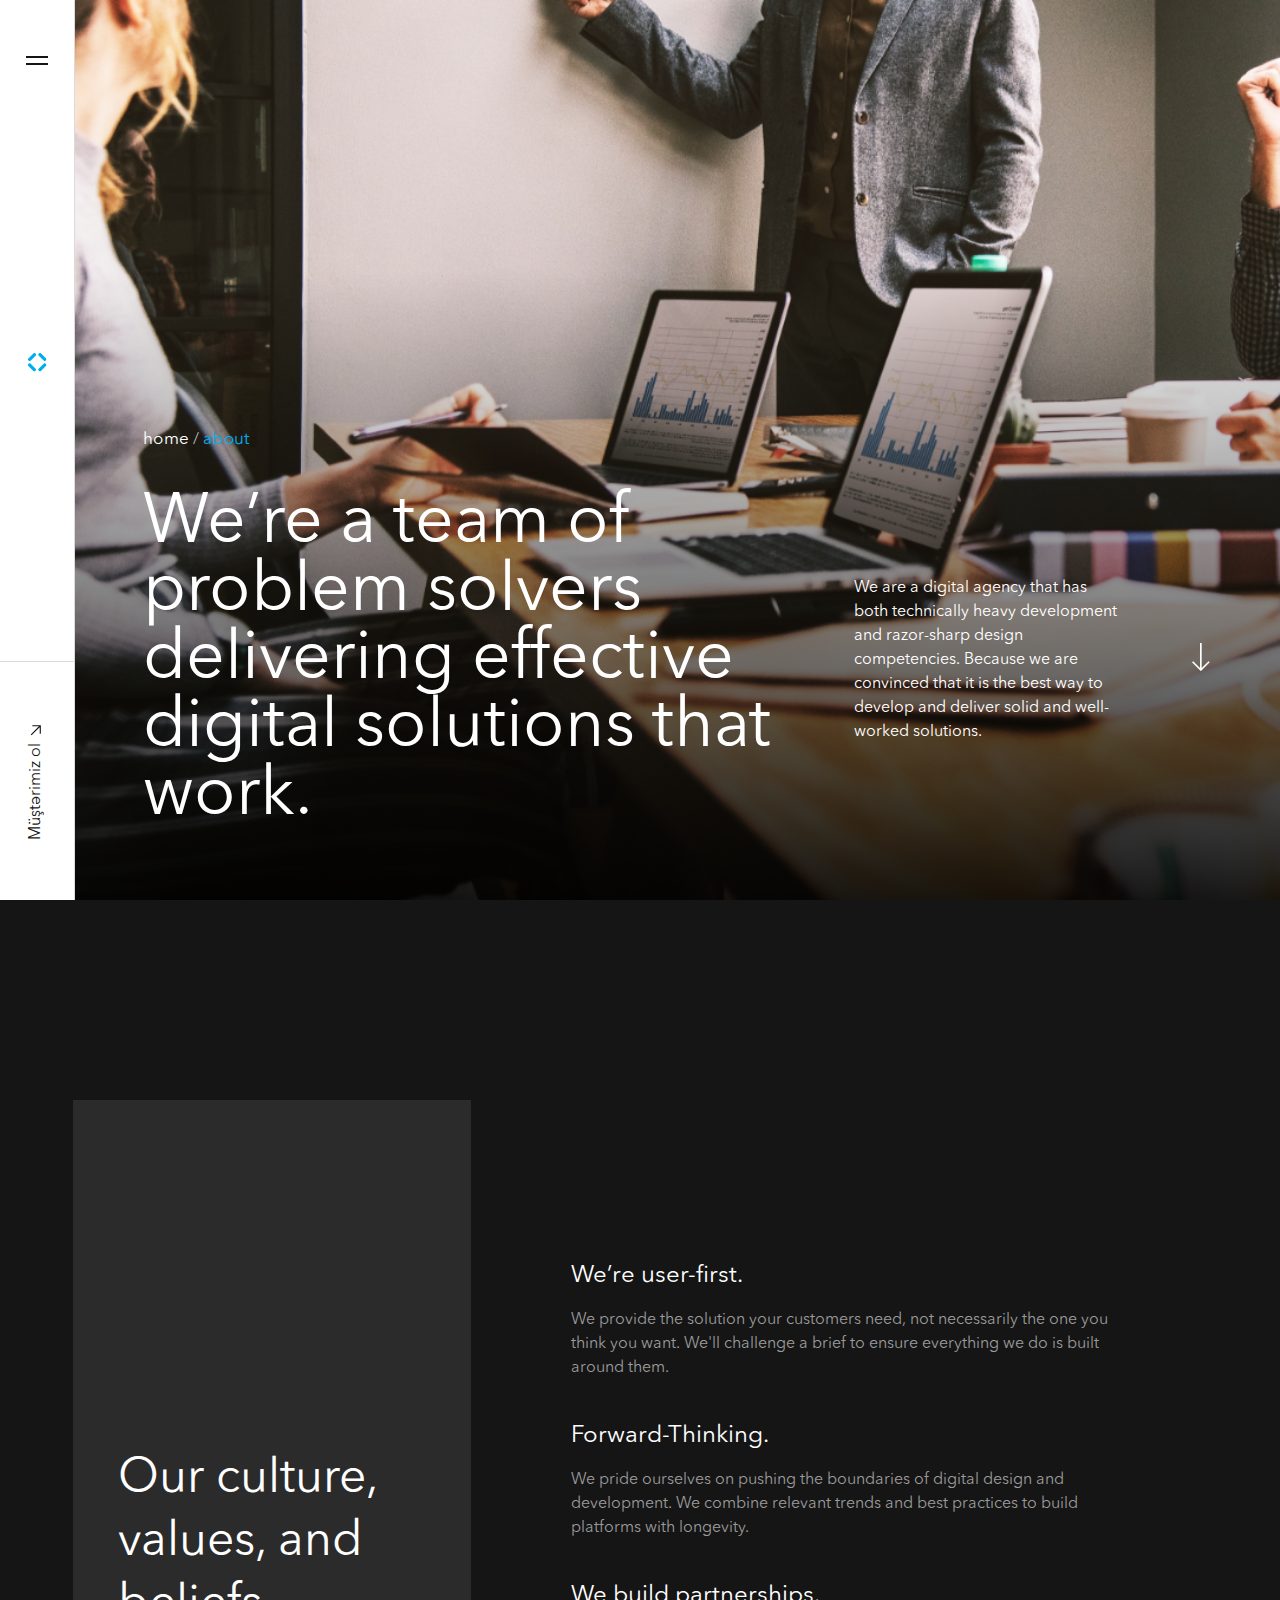
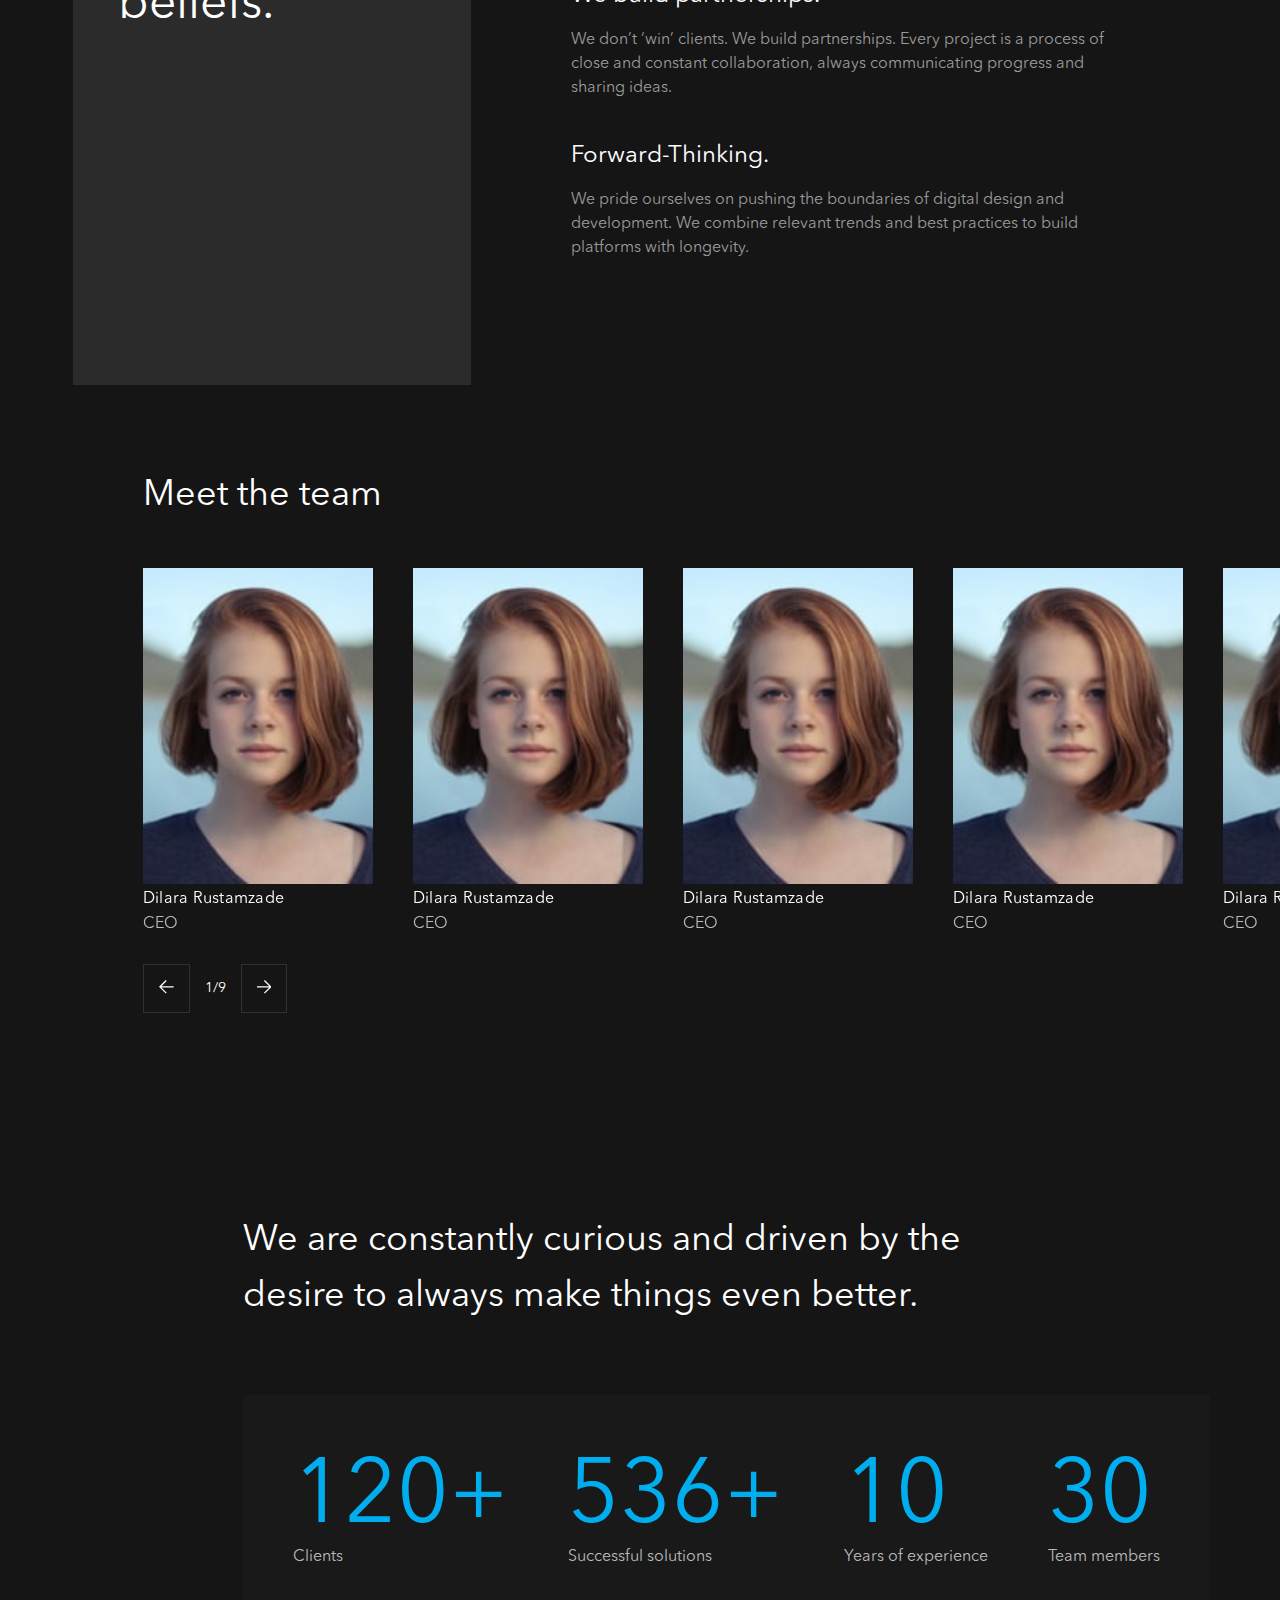
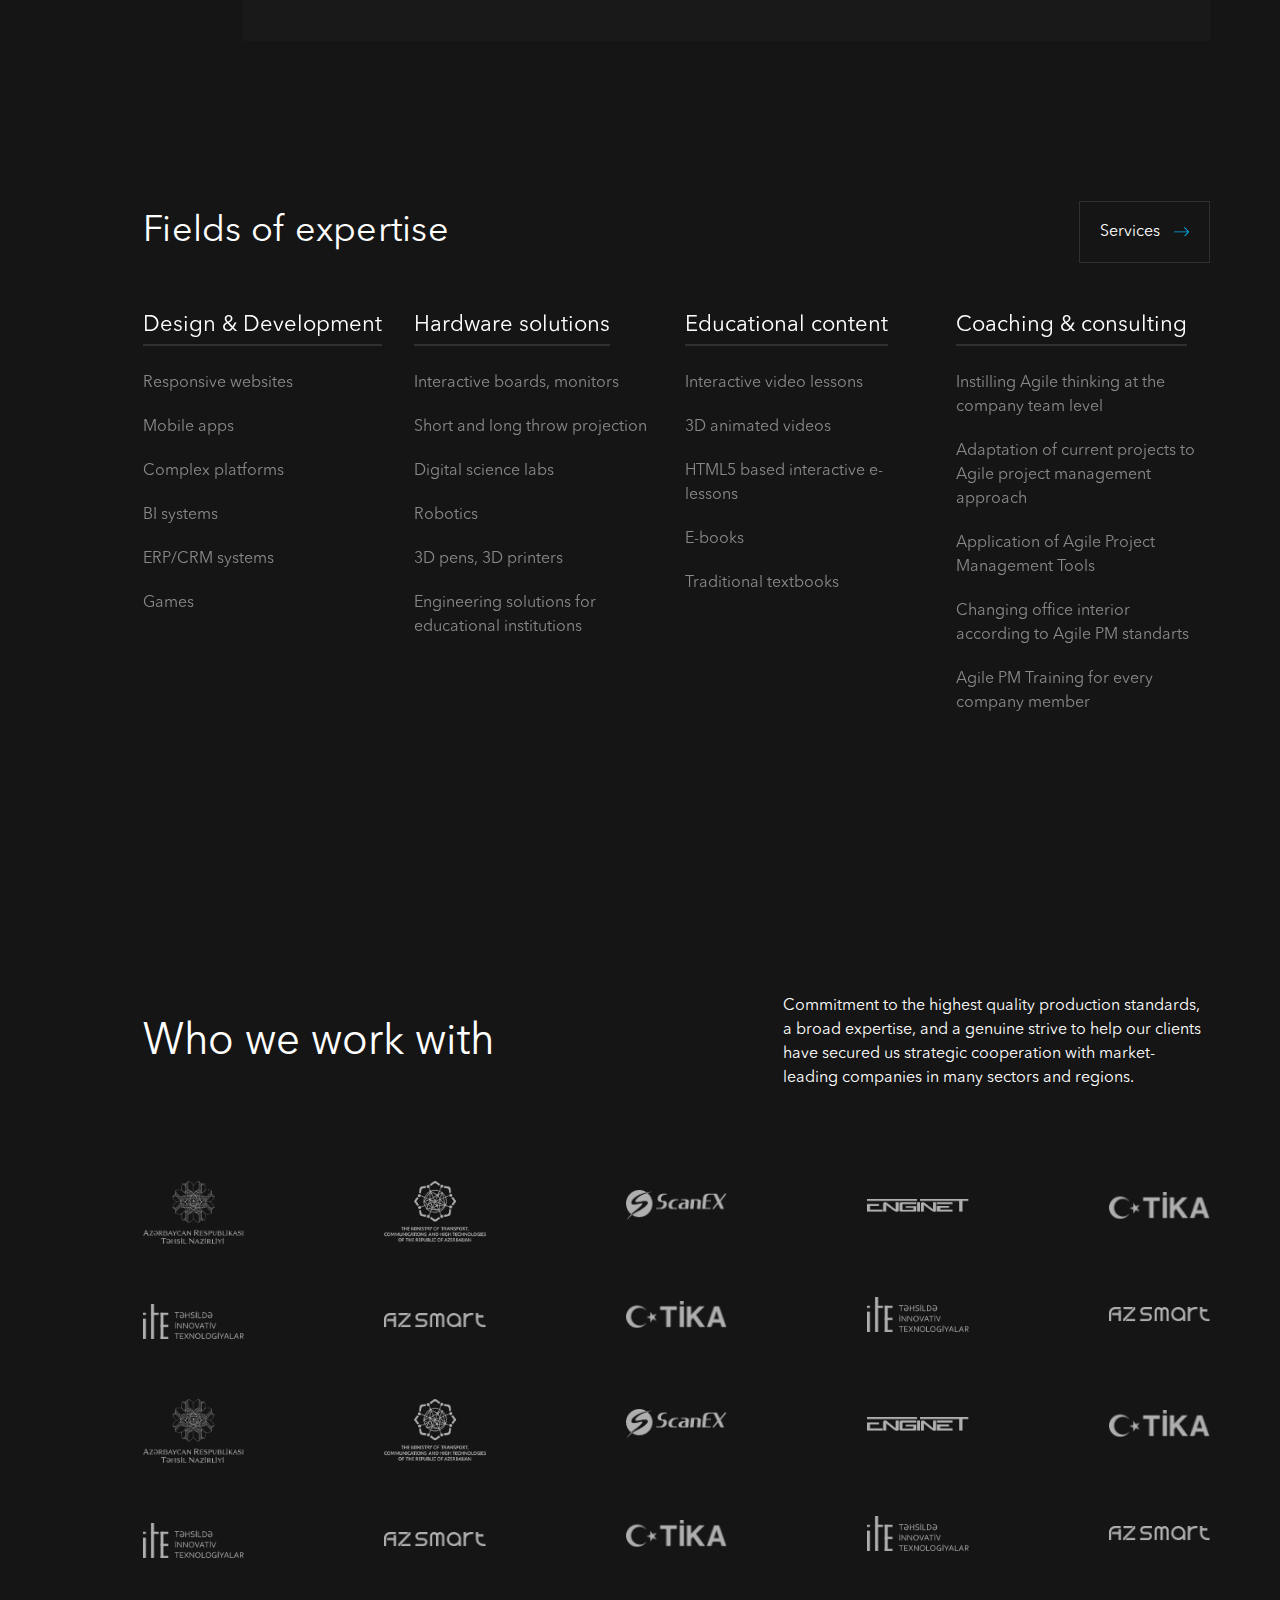
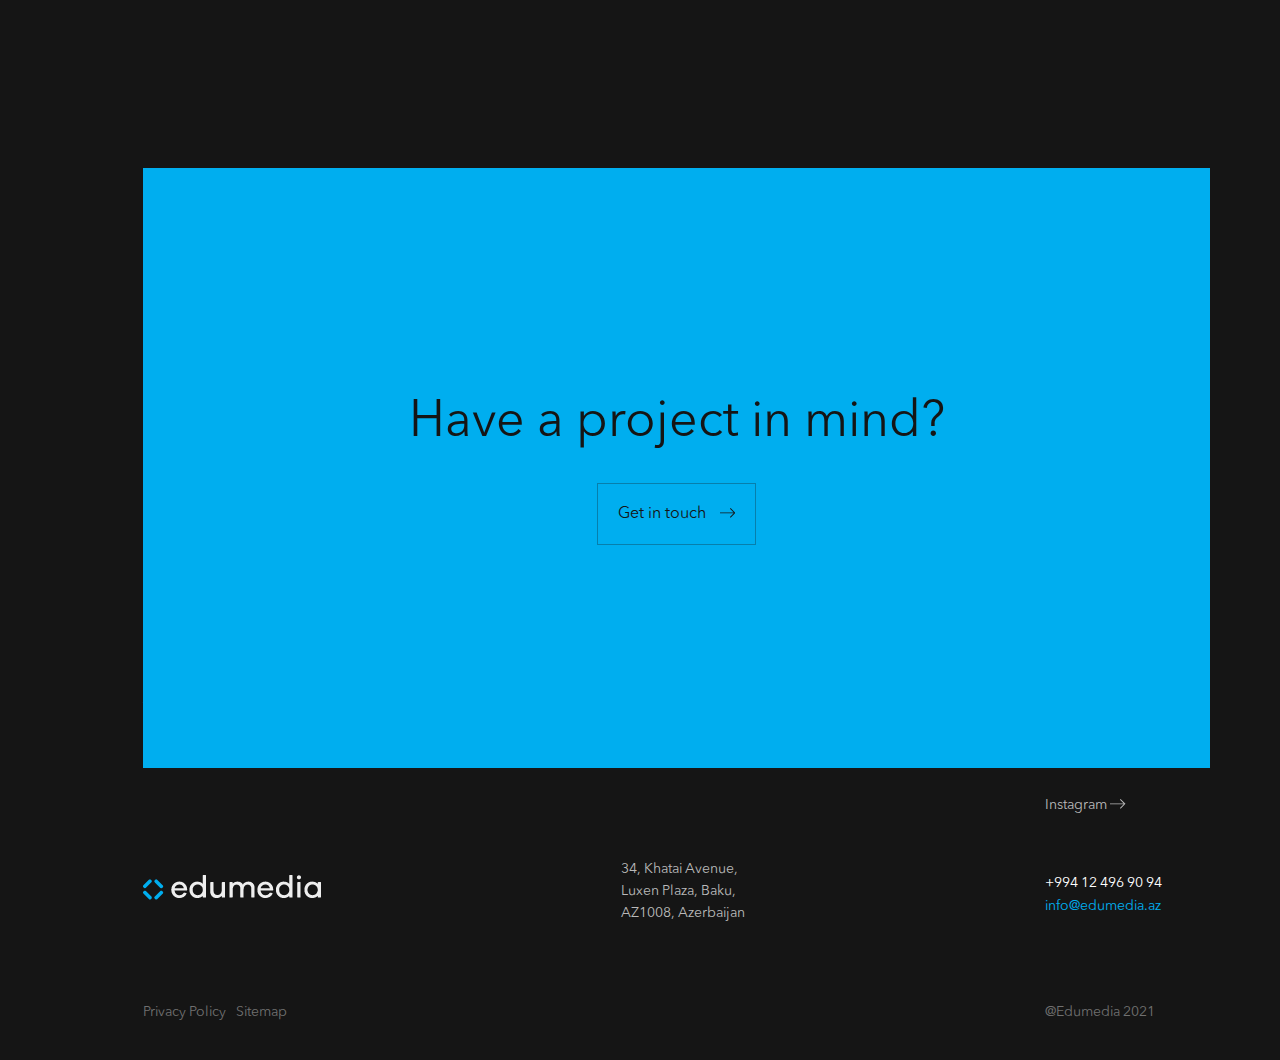
<file: about.html>
<!DOCTYPE html>
<html lang="en">
<head>
    <meta charset="UTF-8">
    <meta http-equiv="X-UA-Compatible" content="IE=edge">
    <meta name="viewport" content="width=device-width, initial-scale=1.0">
    <title>Edumedia</title>

    <meta name="keywords" content="edumedia, edu, media, azerbaycan, azerbaijan, azərbaycan">
    <meta name="description" content="EDUMEDIA"> 
    <meta name="author" content="Farid Yusifov - Frontend Web Developer - Edumedia Azerbaijan">
    <meta name="copyright" content="Farid Yusifov - Frontend Web Developer - Edumedia Azerbaijan">
    <meta property="og:title" content="EDUMEDIA">
    <meta property="og:description" content="EDUMEDIA">
    <meta property="og:image" content="./img/sidebar-icon.png">
    <meta property="og:url" content="edumedia.az">
    
    <link rel="stylesheet" href="./css/main.css">
    <link rel="stylesheet" href="./css/responsive.css">
    <link rel="shortcut icon" href="./img/favicon (2).ico">
    <link rel="stylesheet" type="text/css" href="slick/slick.css"/>
    <link rel="stylesheet" type="text/css" href="slick/slick-theme.css"/>
</head>
<body>
    <div class="app">
        <div id="sidebar" class="sidebar sidebar_bg_light">
            <div class="sidebar_body">
                <div class="sidebar_btn" title="Toggle button" id="open_menu_btn">
                    <div class="bar1 sidebar_menu_icon sidebar_menu_icon_clr_dark"></div>
                    <div class="bar2 sidebar_menu_icon sidebar_menu_icon_clr_dark"></div>        
                </div>
                <a href="index.html" class="sidebar_icon">
                    <img src="./img/sidebar-icon.png" alt="">
                    <p class="sidebar_icon_text sidebar_icon_text_clr">edumedia</p>                
                </a>
                <a href="contact.html" class="customer_btn_light">
                    <div class="customerLink customer_btn_clr">
                        Müştərimiz ol
                        <svg xmlns="http://www.w3.org/2000/svg" width="18.162" height="18.162" viewBox="0 0 18.162 18.162">
                            <g id="noun_Left_1920800" transform="translate(29.617 16.393) rotate(135)">
                              <path id="Path_19" data-name="Path 19" d="M8.492,25.684l.792-.809L4.662,20.253H16.2V19.131H4.662l4.622-4.622L8.492,13.7,2.5,19.692Z" transform="translate(0 0)" fill="#151515"/>
                            </g>
                        </svg>
                    </div>
                </a>
            </div>
        </div>
        <div id="onclick_sidebar" class="onclick_sidebar" >
			<div class="onclick_sidebar_body">
				<div class="onclick_sidebar_top">
					<div class="onclick_sidebar_lang">
						<a href="#" class="onclick_sidebar_lang_item">AZ</a>
						<a href="#" class="onclick_sidebar_lang_item active">ENG</a>
					</div>
					<ul class="onclick_sidebar_header">
						<li class="onclick_sidebar_header_item">
							<a href="#">Facebook</a>
						</li>
						<li class="onclick_sidebar_header_item">
							<a href="#">LinkedIn</a>
						</li>
						<li class="onclick_sidebar_header_item">
							<a href="#">Instagram</a>
						</li>
					</ul>
				</div>
				<ul class="onclick_sidebar_content">
					<li class="onclick_sidebar_content_item">
						<a href="index.html" class="onclick_sidebar_content_item_link active">Home</a>
					</li>
					<li class="onclick_sidebar_content_item">
						<a href="service.html" class="onclick_sidebar_content_item_link">Services</a>
					</li>
					<li class="onclick_sidebar_content_item">
						<a href="case_studies.html" class="onclick_sidebar_content_item_link">Case Studies</a>
					</li>
					<li class="onclick_sidebar_content_item">
						<a href="about.html" class="onclick_sidebar_content_item_link">About Us</a>
					</li>
					<li class="onclick_sidebar_content_item">
						<a href="blog.html" class="onclick_sidebar_content_item_link">Blog</a>
					</li>
					<li class="onclick_sidebar_content_item">
						<a href="careers.html" class="onclick_sidebar_content_item_link">Careers</a>
					</li>
				</ul>
				<div class="onclick_sidebar_footer">
					<div class="onclick_section_footer">
						<a href="contact.html" class="btn onclick_mobile_section_footer_btn">
							Get in touch
							<svg xmlns="http://www.w3.org/2000/svg" width="15.467" height="9.707" viewBox="0 0 15.467 9.707">
								<g id="noun_Left_1920800" transform="translate(9.967 23.407) rotate(180)">
									<path id="Path_19" data-name="Path 19" d="M7.354,23.407,8,22.752,4.252,19.008H17.966V18.1H4.252L8,14.355,7.354,13.7,2.5,18.554Z" transform="translate(-8 0)" fill="#151515"></path>
								</g>
								</svg>
							</a>
					</div>
					<div class="onclick_sidebar_footer_body">
						<a href="index.html" class="footer_center_icon">
							<img src="./img/page icon.png" alt="page icon">
						</a>
						<div class="footer_center_adress">
							<p>
								34, Khatai Avenue,  Luxen Plaza, <br> Baku, AZ1008, Azerbaijan
							</p>
						</div>
						<div class="footer_center_contact">
							<a class="footer_center_contact_mail" href="#">info@edumedia.az</a>
						</div>
					</div>
				</div>
			</div>
		</div>
        <div class="container" id="container">
            <!-- <div class="section page_header bgColor pd_mobile" data-color="white">
                <div class="page_header_top">
                    <ul class="page_breadcrumb">
                        <li class="page_breadcrumb_item">
                            <a href="index.html">home</a>
                        </li>
                        <li class="page_breadcrumb_item">
                            <a href="about.html">about us</a>
                        </li>
                    </ul>
                </div>
                <div class="page_header_bottom">
                    <p class="page_header_topic page_header_topic_font">
                        We’re a team of problem solvers delivering effective digital solutions that work.
                    </p>
                    <div class="page_header_desc">
                        <p>
                            We are a digital agency that has both technically heavy development and razor-sharp design competencies. Because we are convinced that it is the best way to develop and deliver solid and well- worked solutions.
                        </p>
                    </div>
                </div>
                <div class="page_img">
                    <div class="about_slider">
                        <div class="about_slider_content">
                            <div class="about_slider_content_item">
                                <img class="about_slider_content_item--img" src="./img/about_content.png" />
                            </div>
                            <div class="about_slider_content_item">
                                <img class="about_slider_content_item--img" src="./img/about_content.png" />
                            </div>
                            <div class="about_slider_content_item">
                                <img class="about_slider_content_item--img" src="./img/about_content.png" />
                            </div>
                            <div class="about_slider_content_item">
                                <img class="about_slider_content_item--img" src="./img/about_content.png" />
                            </div>
                        </div>
                    </div>
                </div>
            </div> -->
            <div class="section main_header bgColor pd_mobile_0">
                <div class="header_content">
                    <div class="header_content_img">
                        <img src="./img/about_content.png" alt="">
                    </div>
                    <div class="header_content_text">
                        <!-- <div class="header_content_text_body">
                            <p class="header_content_text_date">01 March 2021</p>
                            <h3 class="header_content_text_title">BI System for the Ministry of Education</h3>
                        </div> -->
                        <div class="page_header_top">
                            <ul class="page_breadcrumb">
                                <li class="page_breadcrumb_item main_header_head">
                                    <a href="index.html">home</a>
                                </li>
                                <li class="page_breadcrumb_item page_breadcrumb_item_clr">
                                    <a href="about.html">about</a>
                                </li>
                            </ul>
                        </div>
                        <div class="page_header_bottom main_header_head">
                            <p class="page_header_topic page_header_topic_clr">
                                We’re a team of problem solvers delivering effective digital solutions that work.
                            </p>
                            <div class="page_header_desc page_header_desc_clr">
                                <p>
                                    We are a digital agency that has both technically heavy development and razor-sharp design competencies. Because we are convinced that it is the best way to develop and deliver solid and well- worked solutions.
                                </p>
                            </div>
                            <div alt="scrollBtn" id="button" class="arrow section-down-arrow-wrap scroller">
                                <svg xmlns="http://www.w3.org/2000/svg" width="17.692" height="28.189" viewBox="0 0 17.692 28.189">
                                    <g id="noun_Left_1920800" transform="translate(-13.7 30.689) rotate(-90)">
                                    <path id="Path_19" data-name="Path 19" d="M11.346,31.392l1.17-1.194L5.692,23.375h25V21.718h-25l6.823-6.823L11.346,13.7,2.5,22.546Z" transform="translate(0 0)" fill="#fff"/>
                                    </g>
                                </svg>
                            </div>
                        </div>
                        <div class="overlay"></div>
                    </div>
                </div>
            </div>
            <div class="section about_desc bgColor fadeUp" data-color="white">
                <div class="about_content_desc_header">
                    <h2 class="about_content_desc_head">Our culture, values, and beliefs.</h2>
                </div>
                <div class="about_content_desc_body">
                    <div class="about_content_desc_body_item">
                        <h3 class="about_content_desc_body_item_title">We’re user-first.</h3>
                        <p class="about_content_desc_body_item_text">We provide the solution your customers need, not necessarily the one you think you want. We'll challenge a brief to ensure everything we do is built around them.</p>
                    </div>
                    <div class="about_content_desc_body_item">
                        <h3 class="about_content_desc_body_item_title">Forward-Thinking.</h3>
                        <p class="about_content_desc_body_item_text">We pride ourselves on pushing the boundaries of digital design and development. We combine relevant trends and best practices to build platforms with longevity.</p>
                    </div>
                    <div class="about_content_desc_body_item">
                        <h3 class="about_content_desc_body_item_title">We build partnerships.</h3>
                        <p class="about_content_desc_body_item_text">We don’t ‘win’ clients. We build partnerships. Every project is a process of close and constant collaboration, always communicating progress and sharing ideas.</p>
                    </div>
                    <div class="about_content_desc_body_item">
                        <h3 class="about_content_desc_body_item_title">Forward-Thinking.</h3>
                        <p class="about_content_desc_body_item_text">We pride ourselves on pushing the boundaries of digital design and development.  We combine relevant trends and best practices to build platforms with longevity.</p>
                    </div>
                </div>
            </div>
            <div class="section team bgColor fadeUp pd_mobile" data-color="black">
                <div class="team_body">
                    <div class="team_header">
                        <h2 class="team_header_title">Meet the team</h2>
                    </div>
                    <div class="team_slideshow">
                        <div class="team_slideshow_item">
                            <div class="team_slideshow_item_body">
                                <div class="team_slideshow_item_image">
                                    <img src="./img/Rectangle 53.png" alt="">
                                </div>
                                <div class="team_slideshow_item_content">
                                    <p class="team_slideshow_item_body_name">Dilara Rustamzade</p>
                                    <small class="team_slideshow_item_body_duty">CEO</small>
                                </div>                      
                            </div>
                        </div>
                        <div class="team_slideshow_item">
                            <div class="team_slideshow_item_body">
                                <div class="team_slideshow_item_image">
                                    <img src="./img/Rectangle 53.png" alt="">
                                </div>
                                <div class="team_slideshow_item_content">
                                    <p class="team_slideshow_item_body_name">Dilara Rustamzade</p>
                                    <small class="team_slideshow_item_body_duty">CEO</small>
                                </div>                      
                            </div>
                        </div>
                        <div class="team_slideshow_item">
                            <div class="team_slideshow_item_body">
                                <div class="team_slideshow_item_image">
                                    <img src="./img/Rectangle 53.png" alt="">
                                </div>
                                <div class="team_slideshow_item_content">
                                    <p class="team_slideshow_item_body_name">Dilara Rustamzade</p>
                                    <small class="team_slideshow_item_body_duty">CEO</small>
                                </div>                      
                            </div>
                        </div>
                        <div class="team_slideshow_item">
                            <div class="team_slideshow_item_body">
                                <div class="team_slideshow_item_image">
                                    <img src="./img/Rectangle 53.png" alt="">
                                </div>
                                <div class="team_slideshow_item_content">
                                    <p class="team_slideshow_item_body_name">Dilara Rustamzade</p>
                                    <small class="team_slideshow_item_body_duty">CEO</small>
                                </div>                      
                            </div>
                        </div>
                        <div class="team_slideshow_item">
                            <div class="team_slideshow_item_body">
                                <div class="team_slideshow_item_image">
                                    <img src="./img/Rectangle 53.png" alt="">
                                </div>
                                <div class="team_slideshow_item_content">
                                    <p class="team_slideshow_item_body_name">Dilara Rustamzade</p>
                                    <small class="team_slideshow_item_body_duty">CEO</small>
                                </div>                      
                            </div>
                        </div>
                        <div class="team_slideshow_item">
                            <div class="team_slideshow_item_body">
                                <div class="team_slideshow_item_image">
                                    <img src="./img/Rectangle 53.png" alt="">
                                </div>
                                <div class="team_slideshow_item_content">
                                    <p class="team_slideshow_item_body_name">Dilara Rustamzade</p>
                                    <small class="team_slideshow_item_body_duty">CEO</small>
                                </div>                      
                            </div>
                        </div>
                        <div class="team_slideshow_item">
                            <div class="team_slideshow_item_body">
                                <div class="team_slideshow_item_image">
                                    <img src="./img/Rectangle 53.png" alt="">
                                </div>
                                <div class="team_slideshow_item_content">
                                    <p class="team_slideshow_item_body_name">Dilara Rustamzade</p>
                                    <small class="team_slideshow_item_body_duty">CEO</small>
                                </div>                      
                            </div>
                        </div>
                        <div class="team_slideshow_item">
                            <div class="team_slideshow_item_body">
                                <div class="team_slideshow_item_image">
                                    <img src="./img/Rectangle 53.png" alt="">
                                </div>
                                <div class="team_slideshow_item_content">
                                    <p class="team_slideshow_item_body_name">Dilara Rustamzade</p>
                                    <small class="team_slideshow_item_body_duty">CEO</small>
                                </div>                      
                            </div>
                        </div>
                        <div class="team_slideshow_item">
                            <div class="team_slideshow_item_body">
                                <div class="team_slideshow_item_image">
                                    <img src="./img/Rectangle 53.png" alt="">
                                </div>
                                <div class="team_slideshow_item_content">
                                    <p class="team_slideshow_item_body_name">Dilara Rustamzade</p>
                                    <small class="team_slideshow_item_body_duty">CEO</small>
                                </div>                      
                            </div>
                        </div>
                    </div>
                    <div class="team_slide_footer">
                        <button class="team_click_btn slick-arrow prev">
                            <svg xmlns="http://www.w3.org/2000/svg" width="14.667" height="13.599" viewBox="0 0 14.667 13.599">
                                <g id="noun_Left_1920800" transform="translate(-2.5 -13.7)">
                                    <path id="Path_19" data-name="Path 19" d="M9.3,27.3l.9-.918L4.954,21.136H17.167V19.862H4.954L10.2,14.618,9.3,13.7,2.5,20.5Z" transform="translate(0 0)"></path>
                                </g>
                            </svg>
                        </button>
                        <p class="team_slide_footer_info pagingInfo">5/7</p>
                        <button class="team_click_btn slick-arrow next">
                            <svg xmlns="http://www.w3.org/2000/svg" width="14.667" height="13.599" viewBox="0 0 14.667 13.599">
                                <g id="noun_Left_1920800" transform="translate(17.167 27.299) rotate(180)">
                                    <path id="Path_19" data-name="Path 19" d="M9.3,27.3l.9-.918L4.954,21.136H17.167V19.862H4.954L10.2,14.618,9.3,13.7,2.5,20.5Z" transform="translate(0 0)"></path>
                                </g>
                            </svg>
                        </button>
                    </div>
                </div>
            </div>
            <div class="section team_info bgColor fadeUp pd_mobile" data-color="black">
                <p class="team_info_text">We are constantly curious and driven by the desire to always make things even better. </p>
                <div class="team_info_group">
                    <div class="team_info_group_content">
                        <div class="team_info_group_item">
                            <div class="team_info_group_item_body">
                                <h1 class="team_info_group_item_numb timer">120+</h1>
                                <small class="team_info_group_item_title">Clients</small>
                            </div>
                        </div>
                        <div class="team_info_group_item">
                            <div class="team_info_group_item_body">
                                <h1 class="team_info_group_item_numb">536+</h1>
                                <small class="team_info_group_item_title">Successful solutions</small>
                            </div>
                        </div>
                        <div class="team_info_group_item">
                            <div class="team_info_group_item_body">
                                <h1 class="team_info_group_item_numb">10</h1>
                                <small class="team_info_group_item_title">Years of experience</small>
                            </div>
                        </div>
                        <div class="team_info_group_item">
                            <div class="team_info_group_item_body">
                                <h1 class="team_info_group_item_numb">30</h1>
                                <small class="team_info_group_item_title">Team members</small>
                            </div>
                        </div>
                    </div>
                </div>
            </div>
            <div class="section expertise bgColor fadeUp pd_mobile" data-color="black">
                <div class="section_header">
                    <div class="section_header_container">
                        <h4 class="white_title expertise_head">Fields of expertise</h4>
                    </div>
                    <a href="service.html" class="btn display_none">
                        Services
                        <svg xmlns="http://www.w3.org/2000/svg" width="15.467" height="9.707" viewBox="0 0 15.467 9.707">
                        <g id="noun_Left_1920800" transform="translate(17.967 23.407) rotate(180)">
                            <path id="Path_19" data-name="Path 19" d="M7.354,23.407,8,22.752,4.252,19.008H17.966V18.1H4.252L8,14.355,7.354,13.7,2.5,18.554Z" transform="translate(0 0)" fill="#00aeef"></path>
                        </g>
                        </svg>
                    </a>
                </div>
                <div class="expertise_content">
                    <a href="#" class="expertise_content_item">
                        <div class="expertise_content_item_body">
                            <div class="expertise_content_item_title">
                                <p class="expertise_content_item_title_tp">Design & Development</p>
                            </div>
                            <ul class="expertise_content_item_ul">
                                <li class="expertise_content_item_li">
                                    Responsive websites
                                </li>
                                <li class="expertise_content_item_li">
                                    Mobile apps
                                </li>
                                <li class="expertise_content_item_li">
                                    Complex platforms
                                </li>
                                <li class="expertise_content_item_li">
                                    BI systems
                                </li>
                                <li class="expertise_content_item_li">
                                    ERP/CRM systems
                                </li>
                                <li class="expertise_content_item_li">
                                    Games
                                </li>
                            </ul>
                            <div class="expertise_content_item_body_right_icon">
                                <svg id="expertise_item_icon" xmlns="http://www.w3.org/2000/svg" width="25.5" height="16.005" viewBox="0 0 25.5 16.005">
                                    <g id="noun_Left_1920800" transform="translate(28 29.705) rotate(180)">
                                        <path id="Path_19" data-name="Path 19" d="M10.5,29.7l1.058-1.08L5.388,22.452H28v-1.5H5.388L11.56,14.78,10.5,13.7l-8,8Z" transform="translate(0 0)" fill="#00aeef"/>
                                    </g>
                                </svg>
                            </div>
                        </div>
                    </a>
                    <a href="#" class="expertise_content_item">
                        <div class="expertise_content_item_body">
                            <div class="expertise_content_item_title">
                                <p class="expertise_content_item_title_tp">Hardware solutions</p>
                            </div>
                            <ul class="expertise_content_item_ul">
                                <li class="expertise_content_item_li">
                                    Interactive boards, monitors
                                </li>
                                <li class="expertise_content_item_li">
                                    Short and long throw projection
                                </li>
                                <li class="expertise_content_item_li">
                                    Digital science labs
                                </li>
                                <li class="expertise_content_item_li">
                                    Robotics
                                </li>
                                <li class="expertise_content_item_li">
                                    3D pens, 3D printers
                                </li>
                                <li class="expertise_content_item_li">
                                    Engineering solutions for educational institutions
                                </li>
                            </ul>
                            <div class="expertise_content_item_body_right_icon">
                                <svg id="expertise_item_icon" xmlns="http://www.w3.org/2000/svg" width="25.5" height="16.005" viewBox="0 0 25.5 16.005">
                                    <g id="noun_Left_1920800" transform="translate(28 29.705) rotate(180)">
                                        <path id="Path_19" data-name="Path 19" d="M10.5,29.7l1.058-1.08L5.388,22.452H28v-1.5H5.388L11.56,14.78,10.5,13.7l-8,8Z" transform="translate(0 0)" fill="#00aeef"/>
                                    </g>
                                </svg>
                            </div>
                        </div>
                    </a>
                    <a href="#" class="expertise_content_item">
                        <div class="expertise_content_item_body">
                            <div class="expertise_content_item_title">
                                <p class="expertise_content_item_title_tp">Educational content</p>
                            </div>
                            <ul class="expertise_content_item_ul">
                                <li class="expertise_content_item_li">
                                    Interactive video lessons
                                </li>
                                <li class="expertise_content_item_li">
                                    3D animated videos
                                </li>
                                <li class="expertise_content_item_li">
                                    HTML5 based interactive e-lessons
                                </li>
                                <li class="expertise_content_item_li">
                                    E-books
                                </li>
                                <li class="expertise_content_item_li">
                                    Traditional textbooks
                                </li>
                            </ul>
                            <div class="expertise_content_item_body_right_icon">
                                <svg id="expertise_item_icon" xmlns="http://www.w3.org/2000/svg" width="25.5" height="16.005" viewBox="0 0 25.5 16.005">
                                    <g id="noun_Left_1920800" transform="translate(28 29.705) rotate(180)">
                                        <path id="Path_19" data-name="Path 19" d="M10.5,29.7l1.058-1.08L5.388,22.452H28v-1.5H5.388L11.56,14.78,10.5,13.7l-8,8Z" transform="translate(0 0)" fill="#00aeef"/>
                                    </g>
                                </svg>
                            </div>
                        </div>
                    </a>
                    <a href="#" class="expertise_content_item">
                        <div class="expertise_content_item_body">
                            <div class="expertise_content_item_title">
                                <p class="expertise_content_item_title_tp">Coaching & consulting</p>
                            </div>
                            <ul class="expertise_content_item_ul">
                                <li class="expertise_content_item_li">
                                    Instilling Agile thinking at the company team level
                                </li>
                                <li class="expertise_content_item_li">
                                    Adaptation of current projects to Agile project management approach
                                </li>
                                <li class="expertise_content_item_li">
                                    Application of Agile Project Management Tools
                                </li>
                                <li class="expertise_content_item_li">
                                    Changing office interior according to Agile PM standarts
                                </li>
                                <li class="expertise_content_item_li">
                                    Agile PM Training for every company member
                                </li>
                            </ul>
                            <div class="expertise_content_item_body_right_icon">
                                <svg id="expertise_item_icon" xmlns="http://www.w3.org/2000/svg" width="25.5" height="16.005" viewBox="0 0 25.5 16.005">
                                    <g id="noun_Left_1920800" transform="translate(28 29.705) rotate(180)">
                                        <path id="Path_19" data-name="Path 19" d="M10.5,29.7l1.058-1.08L5.388,22.452H28v-1.5H5.388L11.56,14.78,10.5,13.7l-8,8Z" transform="translate(0 0)" fill="#00aeef"/>
                                    </g>
                                </svg>
                            </div>
                        </div>
                    </a>
                </div>
                <div class="expertise_content_slide_btns">
                    <button class="expertise_content_slide_btn prevs slick-arrow">
                        <svg xmlns="http://www.w3.org/2000/svg" width="14.667" height="13.599" viewBox="0 0 14.667 13.599">
                            <g id="noun_Left_1920800" transform="translate(-2.5 -13.7)">
                                <path id="Path_19" data-name="Path 19" d="M9.3,27.3l.9-.918L4.954,21.136H17.167V19.862H4.954L10.2,14.618,9.3,13.7,2.5,20.5Z" transform="translate(0 0)"></path>
                            </g>
                        </svg>
                    </button>
                    <button class="expertise_content_slide_btn nexts slick-arrow">
                        <svg xmlns="http://www.w3.org/2000/svg" width="14.667" height="13.599" viewBox="0 0 14.667 13.599">
                            <g id="noun_Left_1920800" transform="translate(17.167 27.299) rotate(180)">
                                <path id="Path_19" data-name="Path 19" d="M9.3,27.3l.9-.918L4.954,21.136H17.167V19.862H4.954L10.2,14.618,9.3,13.7,2.5,20.5Z" transform="translate(0 0)"></path>
                            </g>
                        </svg>
                    </button>
                </div>
            </div>
            <div class="section customers bgColor fadeUp pd_mobile" data-color="white">
                <div class="section_header">
                    <div class="section_header_container">
                        <p class="section_header_desc">
                            Who we work with
                        </p>
                    </div>
                    <div class="section_header_text">
                        Commitment to the highest quality production standards, a broad expertise, and a genuine strive to help our clients have secured us strategic cooperation with market-leading companies in many sectors and regions.
                    </div>
                </div>
                <div class="customer_content">
                    <div class="customer_content_item">
                        <a href="#" class="customer_content_item_body">
                            <img src="./img/tehsil nazirliyi.png" alt="">
                        </a>
                        <a href="#" class="customer_content_item_body">
                            <img src="./img/inovativ texnalogiyalar.png" alt="">
                        </a>
                        <a href="#" class="customer_content_item_body">
                            <img src="./img/tehsil nazirliyi.png" alt="">
                        </a>
                        <a href="#" class="customer_content_item_body">
                            <img src="./img/inovativ texnalogiyalar.png" alt="">
                        </a>
                    </div>
                    <div class="customer_content_item">
                        <a href="#" class="customer_content_item_body js_content_end">
                            <img src="./img/transport ministry.png" alt="">
                        </a>
                        <a href="#" class="customer_content_item_body js_content_end">
                            <img src="./img/az smart.png" alt="">
                        </a>
                        <a href="#" class="customer_content_item_body js_content_end">
                            <img src="./img/transport ministry.png" alt="">
                        </a>
                        <a href="#" class="customer_content_item_body js_content_end">
                            <img src="./img/az smart.png" alt="">
                        </a>
                    </div>
                    <div class="customer_content_item">
                        <a href="#" class="customer_content_item_body">
                            <img src="./img/scanex.png" alt="">
                        </a>
                        <a href="#" class="customer_content_item_body">
                            <img src="./img/tika-logo.png" alt="">
                        </a>
                        <a href="#" class="customer_content_item_body">
                            <img src="./img/scanex.png" alt="">
                        </a>
                        <a href="#" class="customer_content_item_body">
                            <img src="./img/tika-logo.png" alt="">
                        </a>
                    </div>
                    <div class="customer_content_item">
                        <a href="#" class="customer_content_item_body js_content_end">
                            <img src="./img/enginet logo.png" alt="">
                        </a>
                        <a href="#" class="customer_content_item_body js_content_end">
                            <img src="./img/inovativ texnalogiyalar.png" alt="">
                        </a>
                        <a href="#" class="customer_content_item_body js_content_end">
                            <img src="./img/enginet logo.png" alt="">
                        </a>
                        <a href="#" class="customer_content_item_body js_content_end">
                            <img src="./img/inovativ texnalogiyalar.png" alt="">
                        </a>
                    </div>
                    <div class="customer_content_item display_none">
                        <a href="#" class="customer_content_item_body">
                            <img src="./img/tika-logo.png" alt="">
                        </a>
                        <a href="#" class="customer_content_item_body">
                            <img src="./img/az smart.png" alt="">
                        </a>
                        <a href="#" class="customer_content_item_body">
                            <img src="./img/tika-logo.png" alt="">
                        </a>
                        <a href="#" class="customer_content_item_body">
                            <img src="./img/az smart.png" alt="">
                        </a>
                    </div>
                </div>
            </div>
            <div class="section project bgColor fadeUp pd_mobile_0" data-color="white">
                <div class="project_content">
                    <div class="project_content_desc">
                        <h2>Have a project in mind?</h2>
                        <a href="contact.html" class="btn border_clr_btn">
                            Get in touch
                            <svg xmlns="http://www.w3.org/2000/svg" width="15.467" height="9.707" viewBox="0 0 15.467 9.707">
                                <g id="noun_Left_1920800" transform="translate(9.967 23.407) rotate(180)">
                                    <path id="Path_19" data-name="Path 19" d="M7.354,23.407,8,22.752,4.252,19.008H17.966V18.1H4.252L8,14.355,7.354,13.7,2.5,18.554Z" transform="translate(-8 0)"/>
                                </g>
                            </svg>
                        </a>
                    </div>
                </div>
            </div>
            <div class="section footer pd_mobile">
				<div class="footer_content">
					<div class="footer_top">
						<div class="footer_explore">
							<h2 class="footer_head">EXPLORE</h2>
							<ul class="footer_explore_nav">
								<li class="footer_explore_nav_item">
									<a href="about.html">About Us</a>
								</li>
								<li class="footer_explore_nav_item">
									<a href="service.html">Services</a>
								</li>
								<li class="footer_explore_nav_item">
									<a href="case_studies.html">Case Studies</a>
								</li>
								<li class="footer_explore_nav_item">
									<a href="blog.html">Blog</a>
								</li>
								<li class="footer_explore_nav_item">
									<a href="careers.html">Career</a>
								</li>
								<li class="footer_explore_nav_item">
									<a href="contact.html">Contact</a>
								</li>
							</ul>
						</div>
						<div class="footer_follow_us">
							<h2 class="footer_head">FOLLOW US </h2>
							<ul class="follow_us_nav"> 
								<li class="follow_us_nav_item">
									<a href="https://www.facebook.com/edumedia.azerbaijan">
										Facebook
										<svg xmlns="http://www.w3.org/2000/svg" width="15.467" height="9.707" viewBox="0 0 15.467 9.707">
											<g id="noun_Left_1920800" transform="translate(9.967 23.407) rotate(180)">
												<path id="Path_19" data-name="Path 19" d="M7.354,23.407,8,22.752,4.252,19.008H17.966V18.1H4.252L8,14.355,7.354,13.7,2.5,18.554Z" transform="translate(-8 0)"></path>
											</g>
										</svg>
									</a>
								</li>
								<li class="follow_us_nav_item">
									<a href="https://www.linkedin.com/company/edumedia-azerbaijan-llc/?originalSubdomain=tr">
										LinkedIn
										<svg xmlns="http://www.w3.org/2000/svg" width="15.467" height="9.707" viewBox="0 0 15.467 9.707">
											<g id="noun_Left_1920800" transform="translate(9.967 23.407) rotate(180)">
												<path id="Path_19" data-name="Path 19" d="M7.354,23.407,8,22.752,4.252,19.008H17.966V18.1H4.252L8,14.355,7.354,13.7,2.5,18.554Z" transform="translate(-8 0)"></path>
											</g>
										</svg>
									</a>
								</li>
								<li class="follow_us_nav_item">
									<a href="https://www.instagram.com/edumediaaz/">
										Instagram
										<svg xmlns="http://www.w3.org/2000/svg" width="15.467" height="9.707" viewBox="0 0 15.467 9.707">
											<g id="noun_Left_1920800" transform="translate(9.967 23.407) rotate(180)">
												<path id="Path_19" data-name="Path 19" d="M7.354,23.407,8,22.752,4.252,19.008H17.966V18.1H4.252L8,14.355,7.354,13.7,2.5,18.554Z" transform="translate(-8 0)"></path>
											</g>
										</svg>
									</a>
								</li>
							</ul>
						</div>
					</div>
					<div class="footer_center">
						<a href="index.html" class="footer_center_icon">
							<img src="./img/page icon.png" alt="">
						</a>
						<div class="footer_center_adress">
							<p>
								34, Khatai Avenue, <br> Luxen Plaza, Baku, <br> AZ1008, Azerbaijan
							</p>
						</div>
						<div class="footer_center_contact">
							<a href="tel:+994124969094" class="footer_center_contact_number">+994 12 496 90 94</a>
							<a class="footer_center_contact_mail" href="mailto::info@edumedia.az">info@edumedia.az</a>
						</div>
					</div>
					<div class="footer_bottom">
						<ul class="footer_bottom_nav">
							<li class="footer_bottom_nav_item">
								<a href="privacyPolicy.html">Privacy Policy</a>
							</li>
							<li class="footer_bottom_nav_item">
								<a href="siteMap.html">Sitemap</a>
							</li>
						</ul>
						<div class="footer_bottom_right">
							<p class="footer_tag">@Edumedia 2021</p>
						</div>
					</div>
				</div>
			</div>
        </div>
    </div>	
    <script src="./dist/jquery-3.6.0.min.js" integrity="sha256-/xUj+3OJU5yExlq6GSYGSHk7tPXikynS7ogEvDej/m4=" crossorigin="anonymous"></script>
	<script type="text/javascript" src="slick/slick.min.js"></script>
	<script src="./js/main.js"></script>
</body>
</html>
</file>
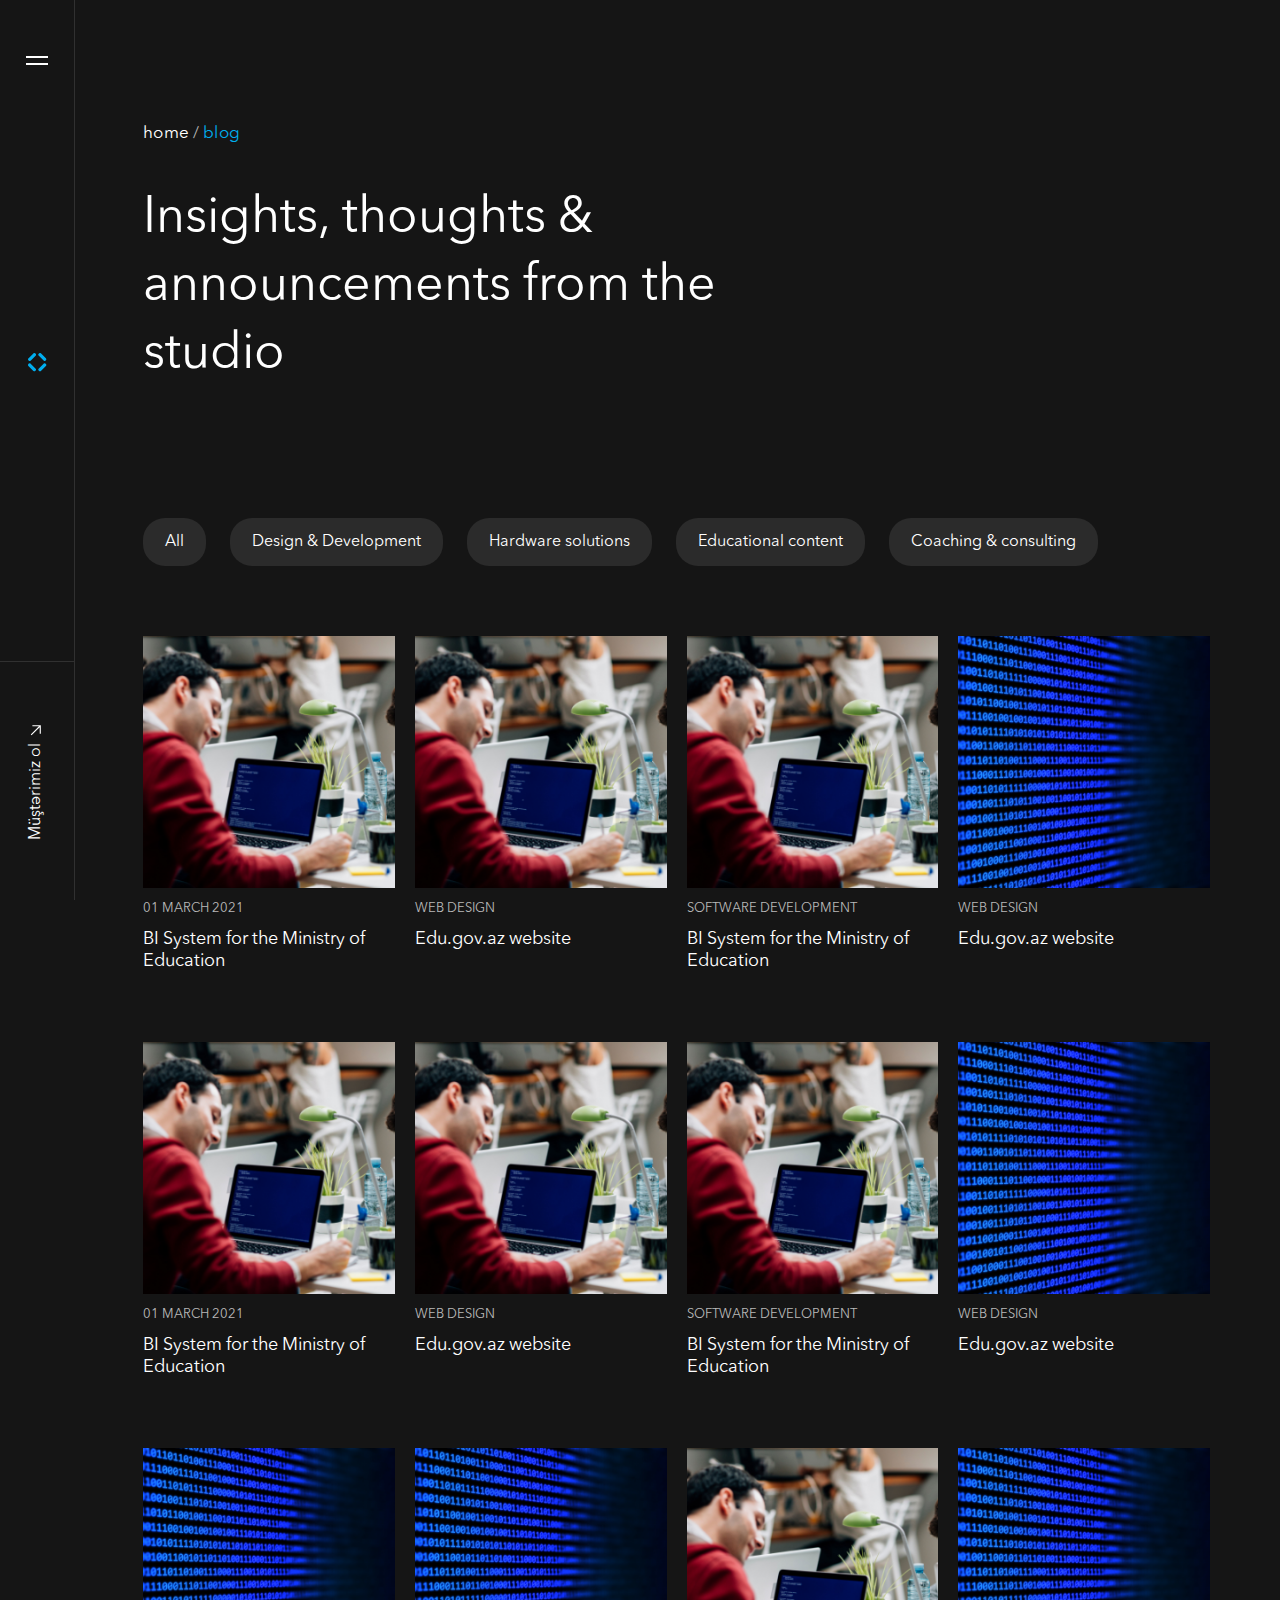
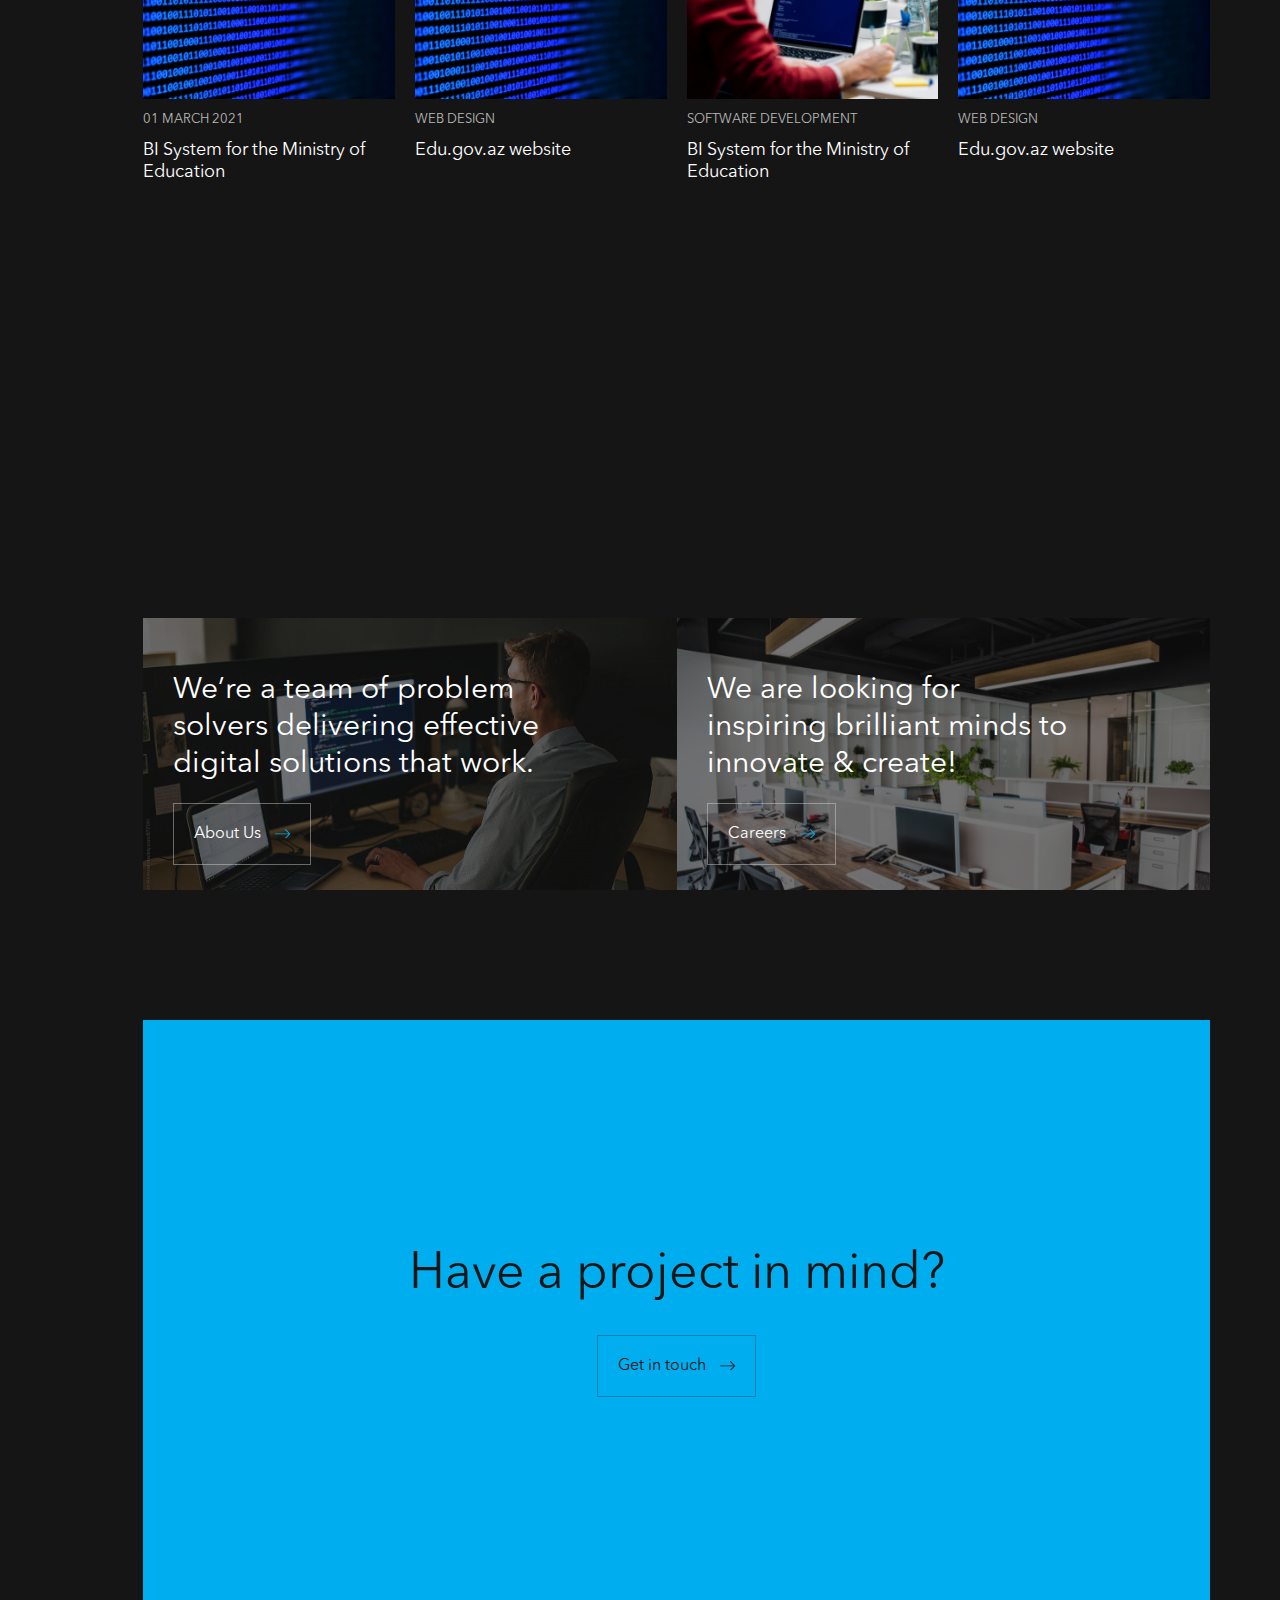
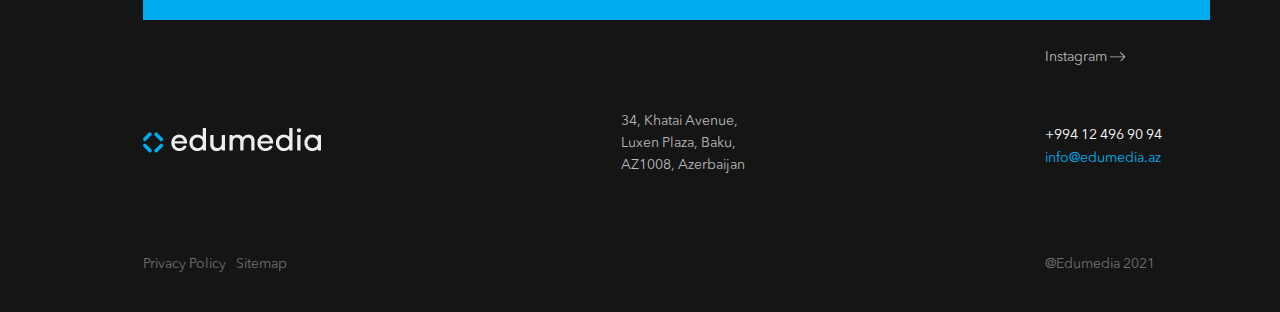
<file: blog.html>
<!DOCTYPE html>
<html lang="en">
<head>
    <meta charset="UTF-8">
    <meta http-equiv="X-UA-Compatible" content="IE=edge">
    <meta name="viewport" content="width=device-width, initial-scale=1.0">
    <title>Edumedia</title>
    <meta name="theme-color" content="#b01e4c"> 
    <meta name="keywords" content="edumedia, edu, media, azerbaycan, azerbaijan, azərbaycan">
    <meta name="description" content="EDUMEDIA"> 
    <meta name="author" content="Farid Yusifov - Frontend Web Developer - Edumedia Azerbaijan">
    <meta name="copyright" content="Farid Yusifov - Frontend Web Developer - Edumedia Azerbaijan">
    <meta property="og:title" content="EDUMEDIA">
    <meta property="og:description" content="EDUMEDIA">
    <meta property="og:image" content="./img/sidebar-icon.png">
    <meta property="og:url" content="edumedia.az">

    <link rel="stylesheet" href="./css/main.css">
    <link rel="stylesheet" href="./css/responsive.css">
    <link rel="shortcut icon" href="./img/favicon (2).ico">
    <link rel="stylesheet" type="text/css" href="slick/slick.css"/>
    <link rel="stylesheet" type="text/css" href="slick/slick-theme.css"/>
</head>
<body>
    <div class="app">
        <div id="sidebar" class="sidebar">
            <div class="sidebar_body">
                <div class="sidebar_btn" title="Toggle button" id="open_menu_btn">
                    <div class="bar1 sidebar_menu_icon"></div>
                    <div class="bar2 sidebar_menu_icon"></div>        
                </div>
                <a href="index.html" class="sidebar_icon">
                    <img src="./img/sidebar-icon.png" alt="">
                    <p class="sidebar_icon_text">edumedia</p>                 
                </a>
                <a href="contact.html" class="customer_btn_dark ">
                    <div id="customerLink" class="customerLink">
                        Müştərimiz ol
                        <svg xmlns="http://www.w3.org/2000/svg" width="18.162" height="18.162" viewBox="0 0 18.162 18.162">
                            <g id="noun_Left_1920800" transform="translate(29.617 16.393) rotate(135)">
                              <path id="Path_19" data-name="Path 19" d="M8.492,25.684l.792-.809L4.662,20.253H16.2V19.131H4.662l4.622-4.622L8.492,13.7,2.5,19.692Z" transform="translate(0 0)" fill="#ffffff"/>
                            </g>
                        </svg>
                    </div>
                </a>
            </div>
        </div>
        <div id="onclick_sidebar" class="onclick_sidebar" >
			<div class="onclick_sidebar_body">
				<div class="onclick_sidebar_top">
					<div class="onclick_sidebar_lang">
						<a href="#" class="onclick_sidebar_lang_item">AZ</a>
						<a href="#" class="onclick_sidebar_lang_item active">ENG</a>
					</div>
					<ul class="onclick_sidebar_header">
						<li class="onclick_sidebar_header_item">
							<a href="#">Facebook</a>
						</li>
						<li class="onclick_sidebar_header_item">
							<a href="#">LinkedIn</a>
						</li>
						<li class="onclick_sidebar_header_item">
							<a href="#">Instagram</a>
						</li>
					</ul>
				</div>
				<ul class="onclick_sidebar_content">
					<li class="onclick_sidebar_content_item">
						<a href="index.html" class="onclick_sidebar_content_item_link active">Home</a>
					</li>
					<li class="onclick_sidebar_content_item">
						<a href="service.html" class="onclick_sidebar_content_item_link">Services</a>
					</li>
					<li class="onclick_sidebar_content_item">
						<a href="case_studies.html" class="onclick_sidebar_content_item_link">Case Studies</a>
					</li>
					<li class="onclick_sidebar_content_item">
						<a href="about.html" class="onclick_sidebar_content_item_link">About Us</a>
					</li>
					<li class="onclick_sidebar_content_item">
						<a href="blog.html" class="onclick_sidebar_content_item_link">Blog</a>
					</li>
					<li class="onclick_sidebar_content_item">
						<a href="careers.html" class="onclick_sidebar_content_item_link">Careers</a>
					</li>
				</ul>
				<div class="onclick_sidebar_footer">
					<div class="onclick_section_footer">
						<a href="contact.html" class="btn onclick_mobile_section_footer_btn">
							Get in touch
							<svg xmlns="http://www.w3.org/2000/svg" width="15.467" height="9.707" viewBox="0 0 15.467 9.707">
								<g id="noun_Left_1920800" transform="translate(9.967 23.407) rotate(180)">
									<path id="Path_19" data-name="Path 19" d="M7.354,23.407,8,22.752,4.252,19.008H17.966V18.1H4.252L8,14.355,7.354,13.7,2.5,18.554Z" transform="translate(-8 0)" fill="#151515"></path>
								</g>
								</svg>
							</a>
					</div>
					<div class="onclick_sidebar_footer_body">
						<a href="index.html" class="footer_center_icon">
							<img src="./img/page icon.png" alt="page icon">
						</a>
						<div class="footer_center_adress">
							<p>
								34, Khatai Avenue,  Luxen Plaza, <br> Baku, AZ1008, Azerbaijan
							</p>
						</div>
						<div class="footer_center_contact">
							<a class="footer_center_contact_mail" href="#">info@edumedia.az</a>
						</div>
					</div>
				</div>
			</div>
		</div>
        <div class="container" id="container">
            <div class="section page_header bgColor pd_mobile" data-color="black">
                <div class="page_header_top">
                    <ul class="page_breadcrumb">
                        <li class="page_breadcrumb_item">
                            <a href="index.html">home</a>
                        </li>
                        <li class="page_breadcrumb_item">
                            <a href="blog.html">blog</a>
                        </li>
                    </ul>
                </div>
                <div class="page_header_bottom">
                    <p class="page_header_topic page_header_topic_font">
                        Insights, thoughts & announcements from the studio
                    </p>
                    <!-- <div class="page_header_desc">
                        
                    </div> -->
                </div>
            </div>
            <div class="section filter bgColor pd_mobile" data-color="black">
                <div class="filter_header">
                    <ul class="filter_header_nav">
                        <li class="filter_header_nav_item">
                            <a href="#" class="filter_header_nav_item_link">All</a>
                        </li>
                        <li class="filter_header_nav_item">
                            <a href="#" class="filter_header_nav_item_link">Design &amp; Development</a>
                        </li>
                        <li class="filter_header_nav_item">
                            <a href="#" class="filter_header_nav_item_link">Hardware solutions</a>
                        </li>
                        <li class="filter_header_nav_item">
                            <a href="#" class="filter_header_nav_item_link">Educational content</a>
                        </li>
                        <li class="filter_header_nav_item">
                            <a href="#" class="filter_header_nav_item_link">Coaching &amp; consulting</a>
                        </li>
                    </ul>
                </div>
                <select class="custom_select section_blog_item_categories_select">
                    <option value="0">All</option>         
                    <option value="design-Development">Design &amp; Development</option>              
                    <option value="hardware-solutions">Hardware solutions</option>
                    <option value="education-content">Educational content</option>
                    <option value="coaching-consulting">Coaching &amp; consulting</option>
                </select>
                <div class="filter_content">
                    <a href="blogItemInner.html" class="flex_25 filter_content_item">
                        <div class="filter_content_item_body">
                            <div class="box pd-top100">
                                <div class="box_item">
                                    <img class="filter_content_item_img" src="img/startup-programming-team-508896704-5a4c19350c1a8200366a68a9.png" alt="">
                                </div>
                            </div>
                            <div class="filter_content_item_desc">
                                <small  class="filter_content_item_desc_top">01 March 2021</small>
                                <p class="filter_content_item_desc_bottom filter_content_item_desc_bottom_clr">BI System for the Ministry of Education</p>
                            </div>
                        </div>
                    </a>
                    <a href="blogItemInner.html" class="flex_25 filter_content_item">
                        <div class="filter_content_item_body">
                            <div class="box pd-top100">
                                <div class="box_item">
                                    <img class="filter_content_item_img" src="img/startup-programming-team-508896704-5a4c19350c1a8200366a68a9.png" alt="code sekli">
                                </div>
                            </div>
                            <div class="filter_content_item_desc">
                                <small class="filter_content_item_desc_top">WEB DESIGN</small>
                                <p class="filter_content_item_desc_bottom filter_content_item_desc_bottom_clr">Edu.gov.az website</p>
                            </div>
                        </div>
                    </a>
                    <a href="blogItemInner.html" class="flex_25 filter_content_item">
                        <div class="filter_content_item_body">
                            <div class="box pd-top100">
                                <div class="box_item">
                                    <img class="filter_content_item_img" src="img/startup-programming-team-508896704-5a4c19350c1a8200366a68a9.png" alt="">
                                </div>
                            </div>
                            <div class="filter_content_item_desc">
                                <small class="filter_content_item_desc_top">Software development</small>
                                <p class="filter_content_item_desc_bottom filter_content_item_desc_bottom_clr">BI System for the Ministry of Education</p>
                            </div>
                        </div>
                    </a>
                    <a href="blogItemInner.html" class="flex_25 filter_content_item">
                        <div class="filter_content_item_body">
                            <div class="box pd-top100">
                                <div class="box_item">
                                    <img class="filter_content_item_img" src="img/11344.png" alt="code sekli">
                                </div>
                            </div>
                            <div class="filter_content_item_desc">
                                <small class="filter_content_item_desc_top">WEB DESIGN</small>
                                <p class="filter_content_item_desc_bottom filter_content_item_desc_bottom_clr">Edu.gov.az website</p>
                            </div>
                        </div>
                    </a>
                    <a href="blogItemInner.html" class="flex_25 filter_content_item">
                        <div class="filter_content_item_body">
                            <div class="box pd-top100">
                                <div class="box_item">
                                    <img class="filter_content_item_img" src="img/startup-programming-team-508896704-5a4c19350c1a8200366a68a9.png" alt="">
                                </div>
                            </div>
                            <div class="filter_content_item_desc">
                                <small  class="filter_content_item_desc_top">01 March 2021</small>
                                <p class="filter_content_item_desc_bottom filter_content_item_desc_bottom_clr">BI System for the Ministry of Education</p>
                            </div>
                        </div>
                    </a>
                    <a href="blogItemInner.html" class="flex_25 filter_content_item">
                        <div class="filter_content_item_body">
                            <div class="box pd-top100">
                                <div class="box_item">
                                    <img class="filter_content_item_img" src="img/startup-programming-team-508896704-5a4c19350c1a8200366a68a9.png" alt="code sekli">
                                </div>
                            </div>
                            <div class="filter_content_item_desc">
                                <small class="filter_content_item_desc_top">WEB DESIGN</small>
                                <p class="filter_content_item_desc_bottom filter_content_item_desc_bottom_clr">Edu.gov.az website</p>
                            </div>
                        </div>
                    </a>
                    <a href="blogItemInner.html" class="flex_25 filter_content_item">
                        <div class="filter_content_item_body">
                            <div class="box pd-top100">
                                <div class="box_item">
                                    <img class="filter_content_item_img" src="img/startup-programming-team-508896704-5a4c19350c1a8200366a68a9.png" alt="">
                                </div>
                            </div>
                            <div class="filter_content_item_desc">
                                <small class="filter_content_item_desc_top">Software development</small>
                                <p class="filter_content_item_desc_bottom filter_content_item_desc_bottom_clr">BI System for the Ministry of Education</p>
                            </div>
                        </div>
                    </a>
                    <a href="blogItemInner.html" class="flex_25 filter_content_item">
                        <div class="filter_content_item_body">
                            <div class="box pd-top100">
                                <div class="box_item">
                                    <img class="filter_content_item_img" src="img/11344.png" alt="code sekli">
                                </div>
                            </div>
                            <div class="filter_content_item_desc">
                                <small class="filter_content_item_desc_top">WEB DESIGN</small>
                                <p class="filter_content_item_desc_bottom filter_content_item_desc_bottom_clr">Edu.gov.az website</p>
                            </div>
                        </div>
                    </a>
                    <a href="blogItemInner.html" class="flex_25 filter_content_item">
                        <div class="filter_content_item_body">
                            <div class="box pd-top100">
                                <div class="box_item">
                                    <img class="filter_content_item_img" src="img/11344.png" alt="">
                                </div>
                            </div>
                            <div class="filter_content_item_desc">
                                <small  class="filter_content_item_desc_top">01 March 2021</small>
                                <p class="filter_content_item_desc_bottom filter_content_item_desc_bottom_clr">BI System for the Ministry of Education</p>
                            </div>
                        </div>
                    </a>
                    <a href="blogItemInner.html" class="flex_25 filter_content_item">
                        <div class="filter_content_item_body">
                            <div class="box pd-top100">
                                <div class="box_item">
                                    <img class="filter_content_item_img" src="img/11344.png" alt="code sekli">
                                </div>
                            </div>
                            <div class="filter_content_item_desc">
                                <small class="filter_content_item_desc_top">WEB DESIGN</small>
                                <p class="filter_content_item_desc_bottom filter_content_item_desc_bottom_clr">Edu.gov.az website</p>
                            </div>
                        </div>
                    </a>
                    <a href="blogItemInner.html" class="flex_25 filter_content_item">
                        <div class="filter_content_item_body">
                            <div class="box pd-top100">
                                <div class="box_item">
                                    <img class="filter_content_item_img" src="img/startup-programming-team-508896704-5a4c19350c1a8200366a68a9.png" alt="">
                                </div>
                            </div>
                            <div class="filter_content_item_desc">
                                <small class="filter_content_item_desc_top">Software development</small>
                                <p class="filter_content_item_desc_bottom filter_content_item_desc_bottom_clr">BI System for the Ministry of Education</p>
                            </div>
                        </div>
                    </a>
                    <a href="blogItemInner.html" class="flex_25 filter_content_item">
                        <div class="filter_content_item_body">
                            <div class="box pd-top100">
                                <div class="box_item">
                                    <img class="filter_content_item_img" src="img/11344.png" alt="code sekli">
                                </div>
                            </div>
                            <div class="filter_content_item_desc">
                                <small class="filter_content_item_desc_top">WEB DESIGN</small>
                                <p class="filter_content_item_desc_bottom filter_content_item_desc_bottom_clr">Edu.gov.az website</p>
                            </div>
                        </div>
                    </a>
                </div>
            </div>
            <div class="section blog_posts_footer bgColor fadeUp pd_mobile" data-color="black">
                <div class="blog_posts_footer_item">
                    <div class="blog_posts_footer_item_content">
                        <div class="blog_posts_footer_item_content_body">
                            <div class="blog_posts_footer_item_content_body_img">
                                <img src="./img/techguy.png" alt="">
                            </div>
                            <div class="overlay"></div>
                            <div class="blog_posts_footer_item_content_body_desc">
                                <p class="blog_posts_footer_item_content_body_desc_text">
                                    We’re a team of problem solvers  delivering effective digital  solutions that work.
                                </p>
                                <a href="about.html" class="btn btn_border">
                                    About Us
                                    <svg xmlns="http://www.w3.org/2000/svg" width="15.467" height="9.707" viewBox="0 0 15.467 9.707">
                                        <g id="noun_Left_1920800" transform="translate(17.967 23.407) rotate(180)">
                                        <path id="Path_19" data-name="Path 19" d="M7.354,23.407,8,22.752,4.252,19.008H17.966V18.1H4.252L8,14.355,7.354,13.7,2.5,18.554Z" transform="translate(0 0)" fill="#00aeef"></path>
                                        </g>
                                    </svg>
                                    </a>
                            </div>
                        </div>
                    </div>
                </div>
                <div class="blog_posts_footer_item">
                    <div class="blog_posts_footer_item_content">
                        <div class="blog_posts_footer_item_content_body">
                            <div class="blog_posts_footer_item_content_body_img">
                                <img src="./img/7e86a435982265.570b650707a20.png" alt="">
                            </div>
                            <div class="overlay"></div>
                            <div class="blog_posts_footer_item_content_body_desc">
                                <p class="blog_posts_footer_item_content_body_desc_text">
                                    We are looking for inspiring brilliant minds to innovate & create!
                                </p>
                                <a href="careers.html" class="btn btn_border">
                                    Careers
                                    <svg xmlns="http://www.w3.org/2000/svg" width="15.467" height="9.707" viewBox="0 0 15.467 9.707">
                                        <g id="noun_Left_1920800" transform="translate(17.967 23.407) rotate(180)">
                                        <path id="Path_19" data-name="Path 19" d="M7.354,23.407,8,22.752,4.252,19.008H17.966V18.1H4.252L8,14.355,7.354,13.7,2.5,18.554Z" transform="translate(0 0)" fill="#00aeef"></path>
                                        </g>
                                    </svg>
                                    </a>
                            </div>
                        </div>
                    </div>
                </div>
            </div>
            <div class="section project bgColor fadeUp pd_mobile_0" data-color="black">
                <div class="project_content">
                    <div class="project_content_desc">
                        <h2>Have a project in mind?</h2>
                        <a href="contact.html" class="btn border_clr_btn">
                            Get in touch
                            <svg xmlns="http://www.w3.org/2000/svg" width="15.467" height="9.707" viewBox="0 0 15.467 9.707">
                                <g id="noun_Left_1920800" transform="translate(9.967 23.407) rotate(180)">
                                    <path id="Path_19" data-name="Path 19" d="M7.354,23.407,8,22.752,4.252,19.008H17.966V18.1H4.252L8,14.355,7.354,13.7,2.5,18.554Z" transform="translate(-8 0)"/>
                                </g>
                                </svg>
                            </a>
                    </div>
                </div>
            </div>
            <div class="section footer pd_mobile">
				<div class="footer_content">
					<div class="footer_top">
						<div class="footer_explore">
							<h2 class="footer_head">EXPLORE</h2>
							<ul class="footer_explore_nav">
								<li class="footer_explore_nav_item">
									<a href="about.html">About Us</a>
								</li>
								<li class="footer_explore_nav_item">
									<a href="service.html">Services</a>
								</li>
								<li class="footer_explore_nav_item">
									<a href="case_studies.html">Case Studies</a>
								</li>
								<li class="footer_explore_nav_item">
									<a href="blog.html">Blog</a>
								</li>
								<li class="footer_explore_nav_item">
									<a href="careers.html">Career</a>
								</li>
								<li class="footer_explore_nav_item">
									<a href="contact.html">Contact</a>
								</li>
							</ul>
						</div>
						<div class="footer_follow_us">
							<h2 class="footer_head">FOLLOW US </h2>
							<ul class="follow_us_nav"> 
								<li class="follow_us_nav_item">
									<a href="https://www.facebook.com/edumedia.azerbaijan">
										Facebook
										<svg xmlns="http://www.w3.org/2000/svg" width="15.467" height="9.707" viewBox="0 0 15.467 9.707">
											<g id="noun_Left_1920800" transform="translate(9.967 23.407) rotate(180)">
												<path id="Path_19" data-name="Path 19" d="M7.354,23.407,8,22.752,4.252,19.008H17.966V18.1H4.252L8,14.355,7.354,13.7,2.5,18.554Z" transform="translate(-8 0)"></path>
											</g>
										</svg>
									</a>
								</li>
								<li class="follow_us_nav_item">
									<a href="https://www.linkedin.com/company/edumedia-azerbaijan-llc/?originalSubdomain=tr">
										LinkedIn
										<svg xmlns="http://www.w3.org/2000/svg" width="15.467" height="9.707" viewBox="0 0 15.467 9.707">
											<g id="noun_Left_1920800" transform="translate(9.967 23.407) rotate(180)">
												<path id="Path_19" data-name="Path 19" d="M7.354,23.407,8,22.752,4.252,19.008H17.966V18.1H4.252L8,14.355,7.354,13.7,2.5,18.554Z" transform="translate(-8 0)"></path>
											</g>
										</svg>
									</a>
								</li>
								<li class="follow_us_nav_item">
									<a href="https://www.instagram.com/edumediaaz/">
										Instagram
										<svg xmlns="http://www.w3.org/2000/svg" width="15.467" height="9.707" viewBox="0 0 15.467 9.707">
											<g id="noun_Left_1920800" transform="translate(9.967 23.407) rotate(180)">
												<path id="Path_19" data-name="Path 19" d="M7.354,23.407,8,22.752,4.252,19.008H17.966V18.1H4.252L8,14.355,7.354,13.7,2.5,18.554Z" transform="translate(-8 0)"></path>
											</g>
										</svg>
									</a>
								</li>
							</ul>
						</div>
					</div>
					<div class="footer_center">
						<a href="index.html" class="footer_center_icon">
							<img src="./img/page icon.png" alt="">
						</a>
						<div class="footer_center_adress">
							<p>
								34, Khatai Avenue, <br> Luxen Plaza, Baku, <br> AZ1008, Azerbaijan
							</p>
						</div>
						<div class="footer_center_contact">
							<a href="tel:+994124969094" class="footer_center_contact_number">+994 12 496 90 94</a>
							<a class="footer_center_contact_mail" href="mailto::info@edumedia.az">info@edumedia.az</a>
						</div>
					</div>
					<div class="footer_bottom">
						<ul class="footer_bottom_nav">
							<li class="footer_bottom_nav_item">
								<a href="privacyPolicy.html">Privacy Policy</a>
							</li>
							<li class="footer_bottom_nav_item">
								<a href="siteMap.html">Sitemap</a>
							</li>
						</ul>
						<div class="footer_bottom_right">
							<p class="footer_tag">@Edumedia 2021</p>
						</div>
					</div>
				</div>
			</div>
        </div>
    </div>
    <script src="./dist/jquery-3.6.0.min.js" integrity="sha256-/xUj+3OJU5yExlq6GSYGSHk7tPXikynS7ogEvDej/m4=" crossorigin="anonymous"></script>
	<script type="text/javascript" src="slick/slick.min.js"></script>
	<script src="./js/main.js"></script>
</body>
</html>
</file>
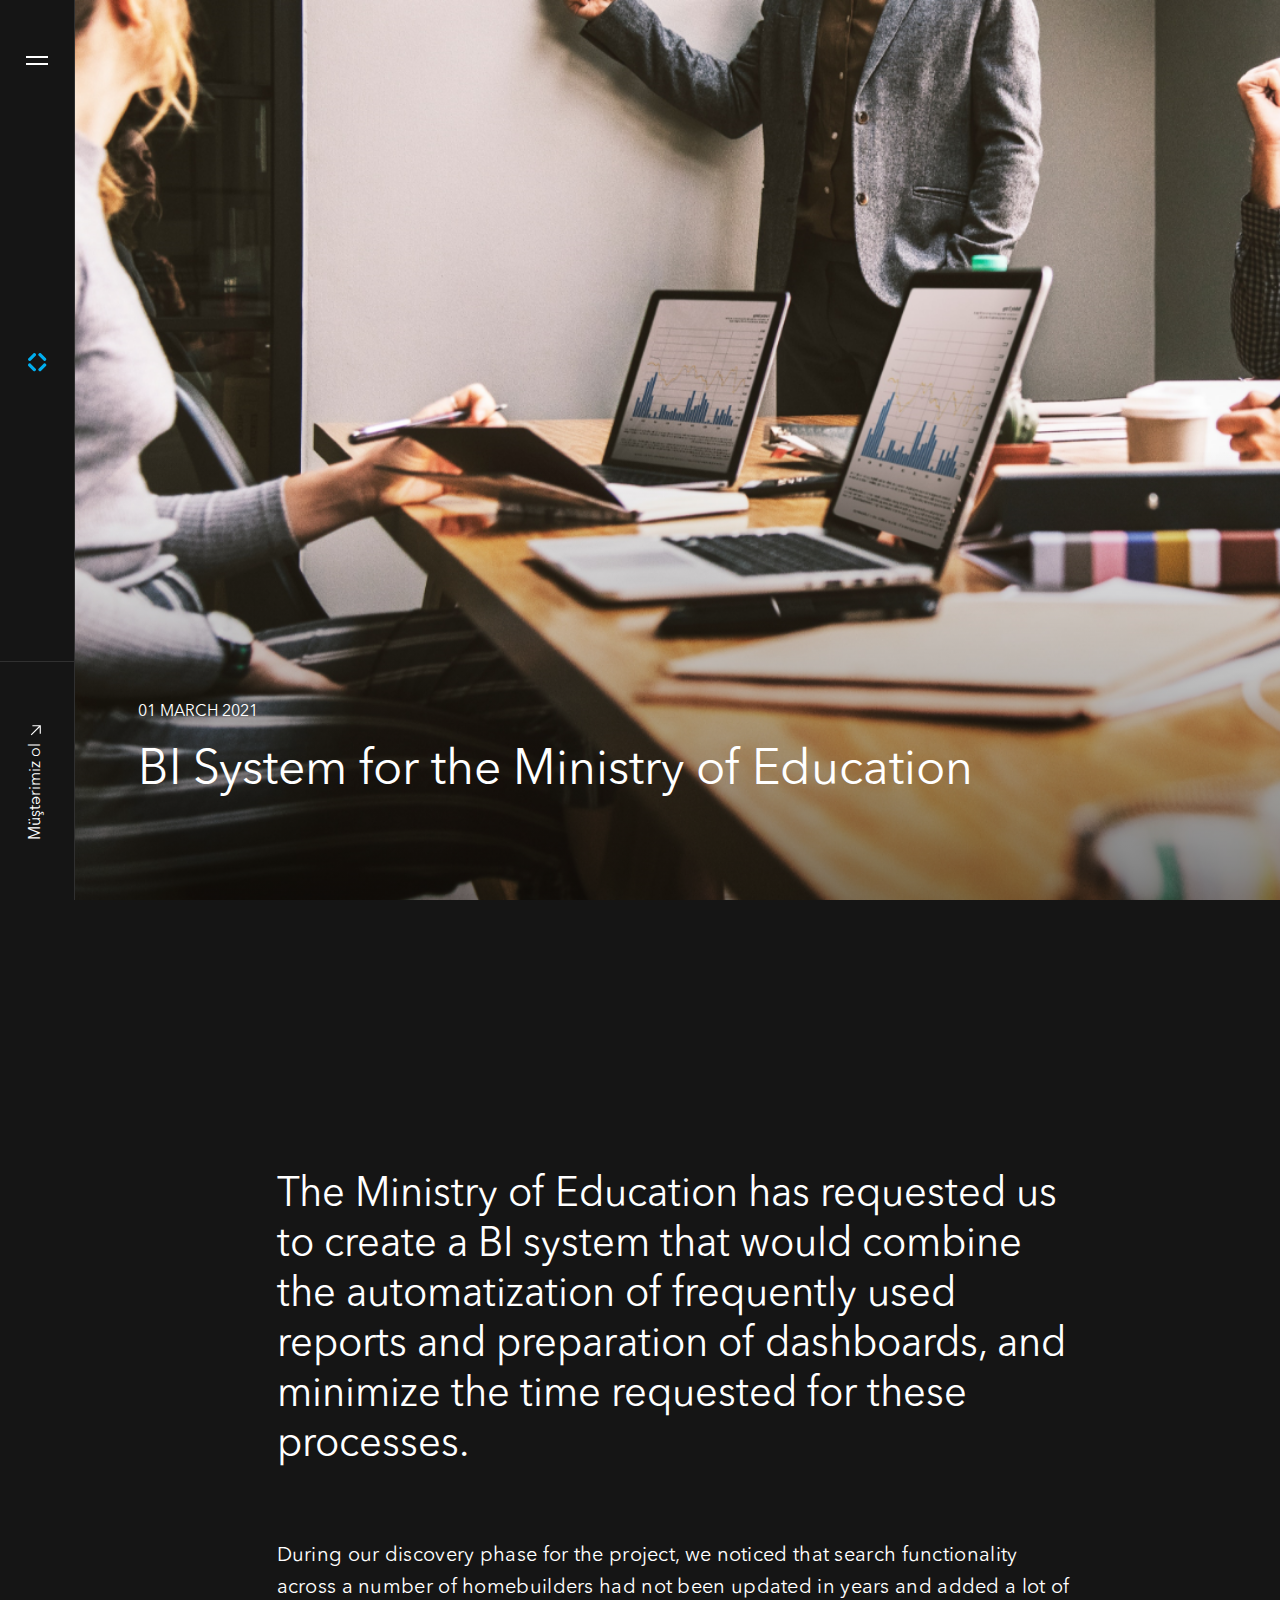
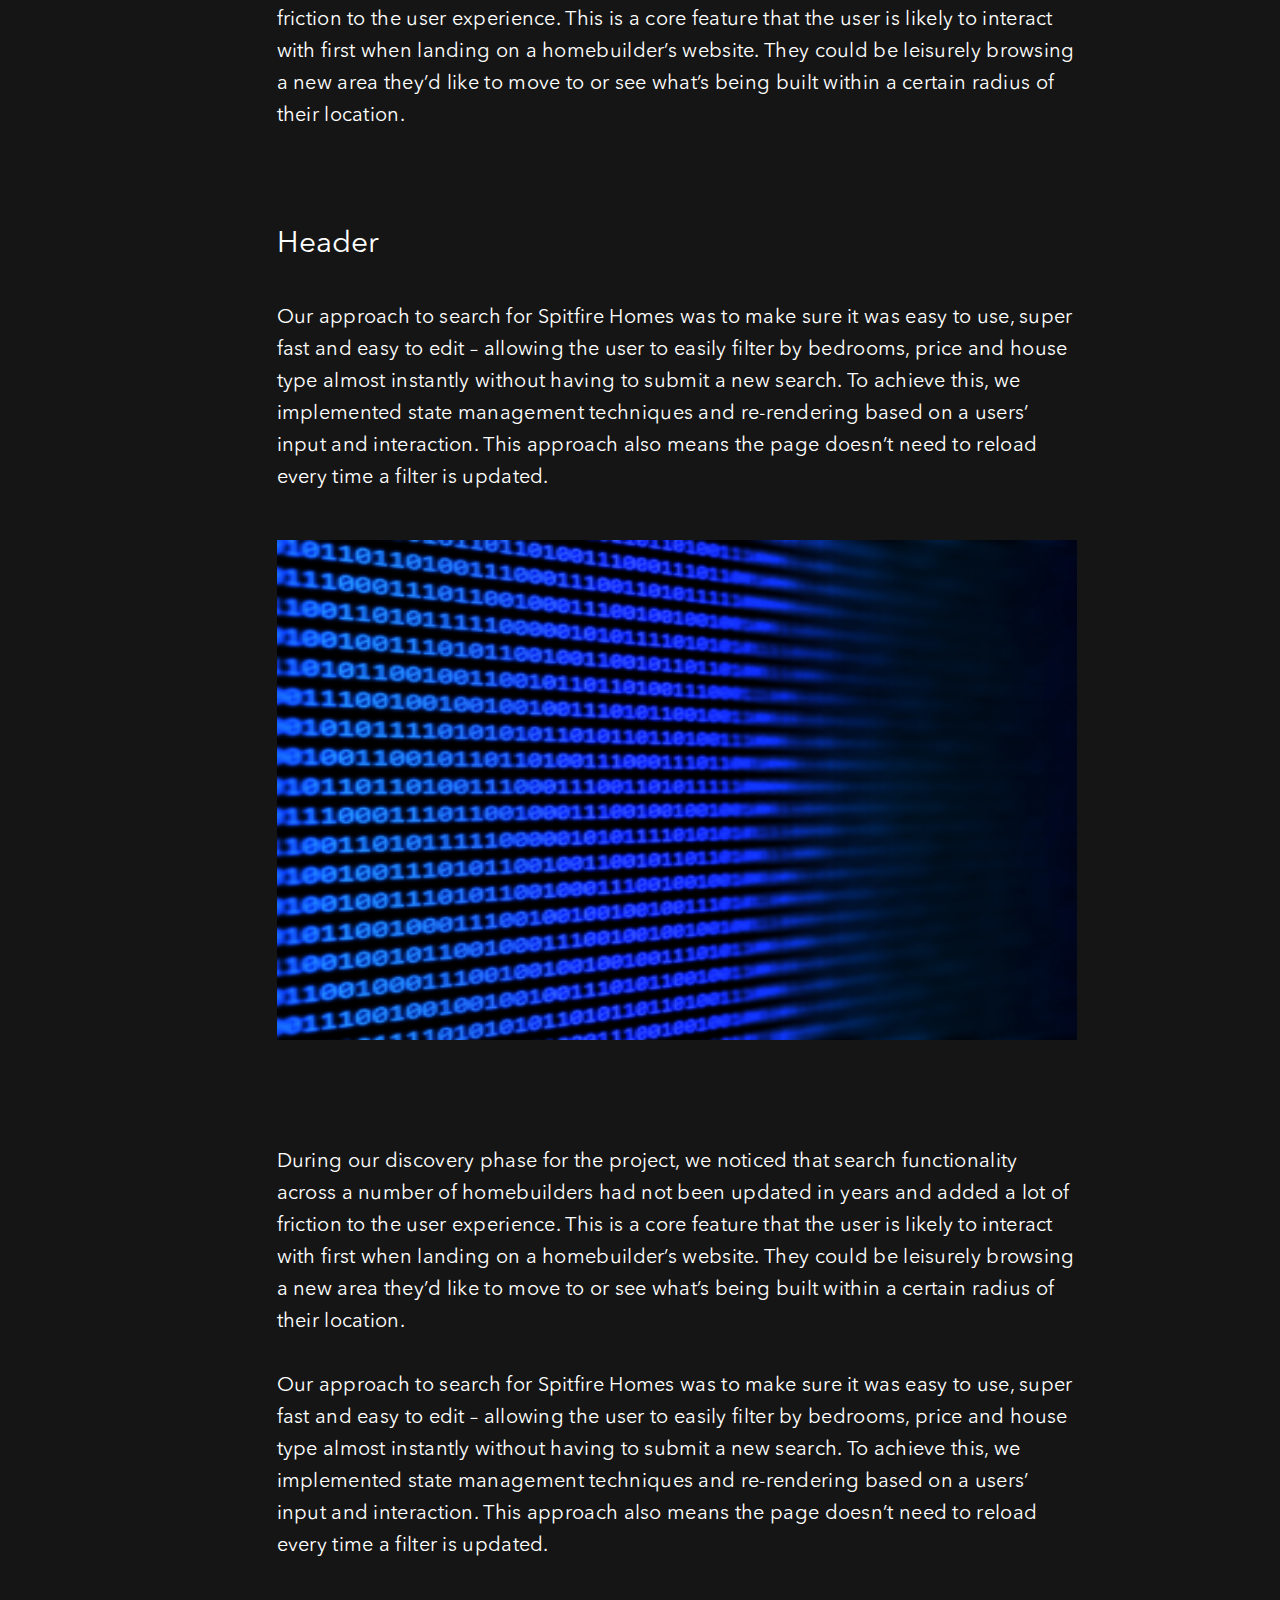
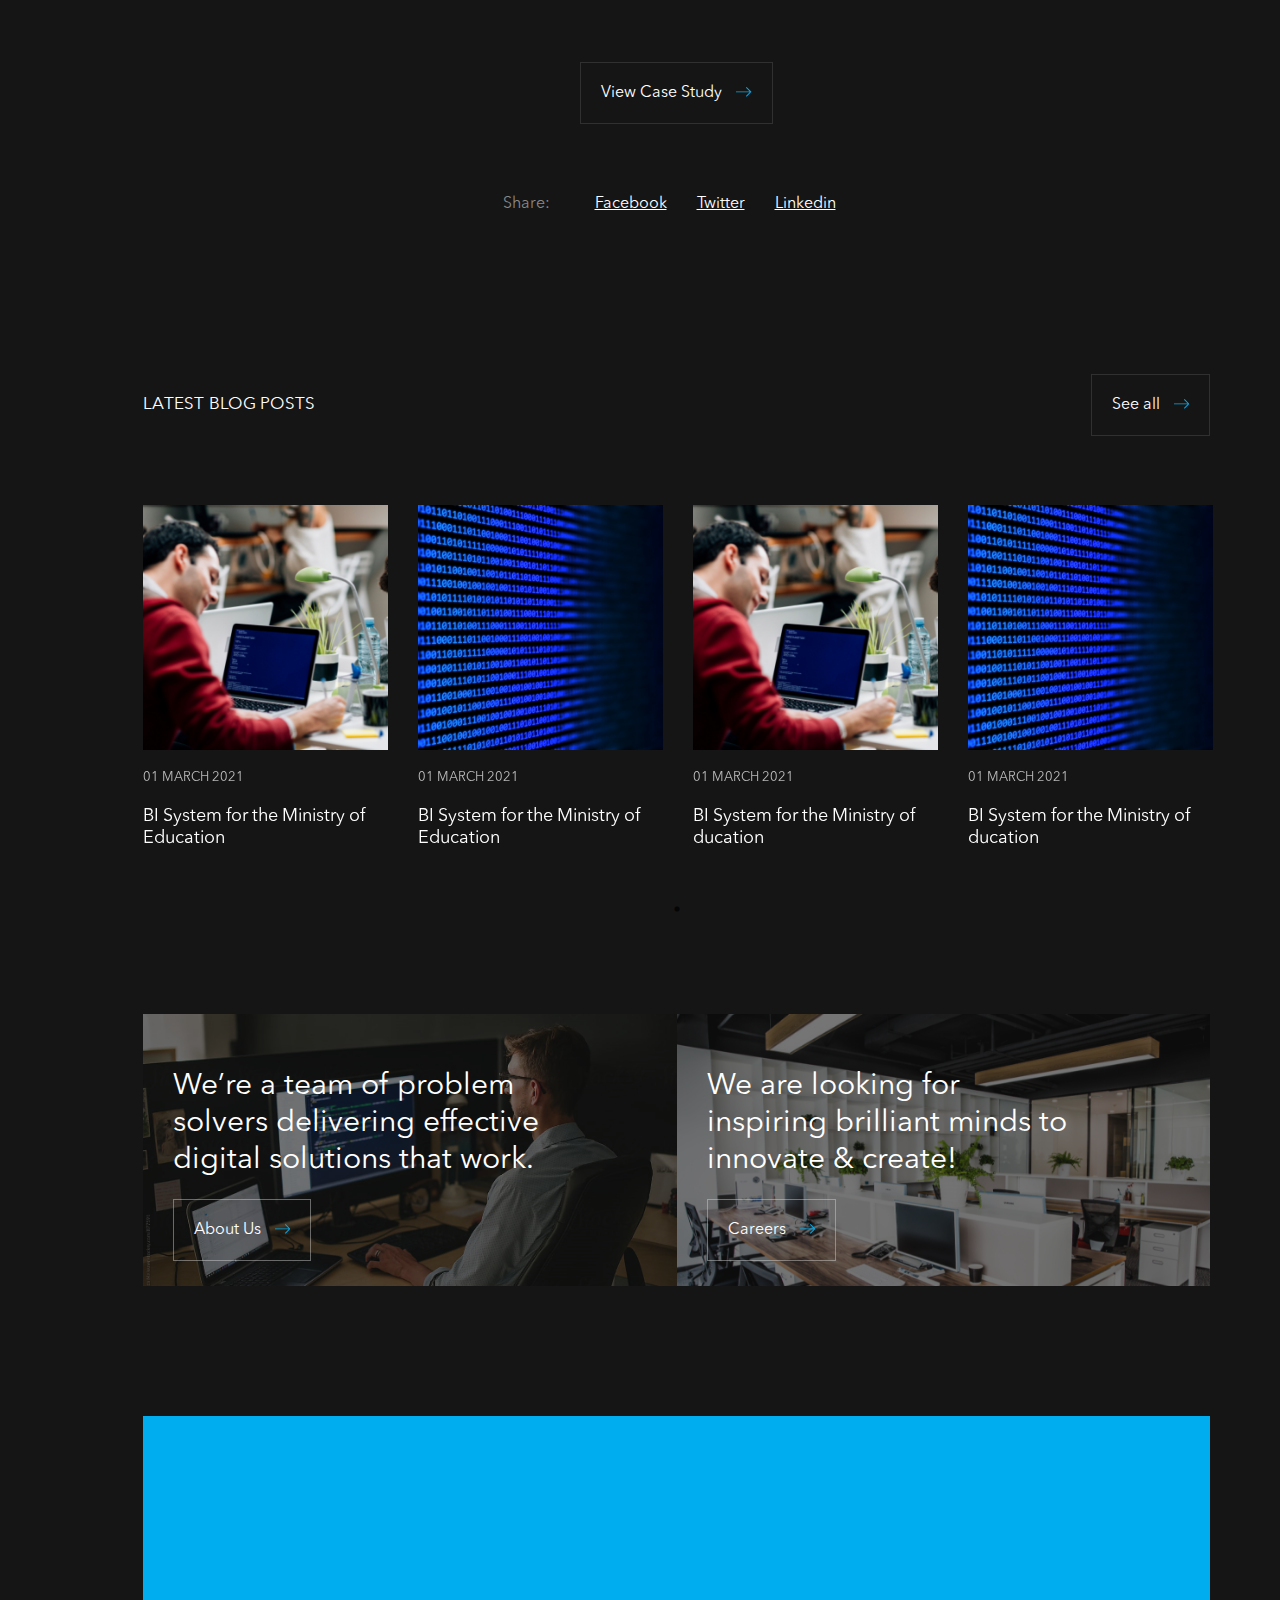
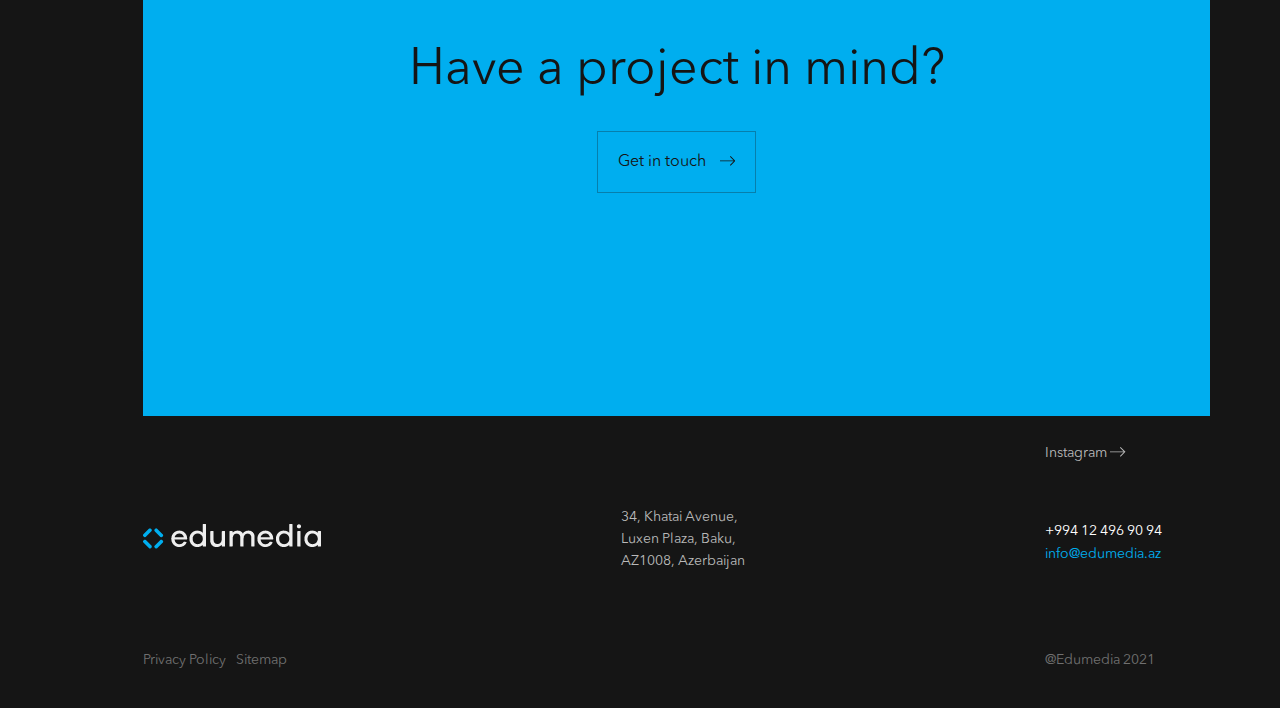
<file: blogItemInner.html>
<!DOCTYPE html>
<html lang="en">
<head>
    <meta charset="UTF-8">
    <meta http-equiv="X-UA-Compatible" content="IE=edge">
    <meta name="viewport" content="width=device-width, initial-scale=1.0">
    <title>Edumedia</title>

    <meta name="keywords" content="edumedia, edu, media, azerbaycan, azerbaijan, azərbaycan">
    <meta name="description" content="EDUMEDIA"> 
    <meta name="author" content="Farid Yusifov - Frontend Web Developer - Edumedia Azerbaijan">
    <meta name="copyright" content="Farid Yusifov - Frontend Web Developer - Edumedia Azerbaijan">
    <meta property="og:title" content="EDUMEDIA">
    <meta property="og:description" content="EDUMEDIA">
    <meta property="og:image" content="./img/sidebar-icon.png">
    <meta property="og:url" content="edumedia.az">

    <link rel="stylesheet" href="./css/main.css">
    <link rel="stylesheet" href="./css/responsive.css">
    <link rel="shortcut icon" href="./img/favicon (2).ico">
    <link rel="stylesheet" type="text/css" href="slick/slick.css"/>
    <link rel="stylesheet" type="text/css" href="slick/slick-theme.css"/>
</head>
<body>
    <div class="app">
        <div id="sidebar" class="sidebar">
            <div class="sidebar_body">
                <div class="sidebar_btn" title="Toggle button" id="open_menu_btn">
                    <div class="bar1 sidebar_menu_icon"></div>
                    <div class="bar2 sidebar_menu_icon"></div>        
                </div>
                <a href="index.html" class="sidebar_icon">
                    <img src="./img/sidebar-icon.png" alt=""> 
                    <p class="sidebar_icon_text">edumedia</p>                
                </a>
                <a href="contact.html" class="customer_btn_dark ">
                    <div id="customerLink" class="customerLink">
                        Müştərimiz ol
                        <svg xmlns="http://www.w3.org/2000/svg" width="18.162" height="18.162" viewBox="0 0 18.162 18.162">
                            <g id="noun_Left_1920800" transform="translate(29.617 16.393) rotate(135)">
                              <path id="Path_19" data-name="Path 19" d="M8.492,25.684l.792-.809L4.662,20.253H16.2V19.131H4.662l4.622-4.622L8.492,13.7,2.5,19.692Z" transform="translate(0 0)" fill="#ffffff"/>
                            </g>
                        </svg>
                    </div>
                </a>
            </div>
        </div>
        <div id="onclick_sidebar" class="onclick_sidebar" >
			<div class="onclick_sidebar_body">
				<div class="onclick_sidebar_top">
					<div class="onclick_sidebar_lang">
						<a href="#" class="onclick_sidebar_lang_item">AZ</a>
						<a href="#" class="onclick_sidebar_lang_item active">ENG</a>
					</div>
					<ul class="onclick_sidebar_header">
						<li class="onclick_sidebar_header_item">
							<a href="#">Facebook</a>
						</li>
						<li class="onclick_sidebar_header_item">
							<a href="#">LinkedIn</a>
						</li>
						<li class="onclick_sidebar_header_item">
							<a href="#">Instagram</a>
						</li>
					</ul>
				</div>
				<ul class="onclick_sidebar_content">
					<li class="onclick_sidebar_content_item">
						<a href="index.html" class="onclick_sidebar_content_item_link active">Home</a>
					</li>
					<li class="onclick_sidebar_content_item">
						<a href="service.html" class="onclick_sidebar_content_item_link">Services</a>
					</li>
					<li class="onclick_sidebar_content_item">
						<a href="case_studies.html" class="onclick_sidebar_content_item_link">Case Studies</a>
					</li>
					<li class="onclick_sidebar_content_item">
						<a href="about.html" class="onclick_sidebar_content_item_link">About Us</a>
					</li>
					<li class="onclick_sidebar_content_item">
						<a href="blog.html" class="onclick_sidebar_content_item_link">Blog</a>
					</li>
					<li class="onclick_sidebar_content_item">
						<a href="careers.html" class="onclick_sidebar_content_item_link">Careers</a>
					</li>
				</ul>
				<div class="onclick_sidebar_footer">
					<div class="onclick_section_footer">
						<a href="contact.html" class="btn onclick_mobile_section_footer_btn">
							Get in touch
							<svg xmlns="http://www.w3.org/2000/svg" width="15.467" height="9.707" viewBox="0 0 15.467 9.707">
								<g id="noun_Left_1920800" transform="translate(9.967 23.407) rotate(180)">
									<path id="Path_19" data-name="Path 19" d="M7.354,23.407,8,22.752,4.252,19.008H17.966V18.1H4.252L8,14.355,7.354,13.7,2.5,18.554Z" transform="translate(-8 0)" fill="#151515"></path>
								</g>
								</svg>
							</a>
					</div>
					<div class="onclick_sidebar_footer_body">
						<a href="index.html" class="footer_center_icon">
							<img src="./img/page icon.png" alt="page icon">
						</a>
						<div class="footer_center_adress">
							<p>
								34, Khatai Avenue,  Luxen Plaza, <br> Baku, AZ1008, Azerbaijan
							</p>
						</div>
						<div class="footer_center_contact">
							<a class="footer_center_contact_mail" href="#">info@edumedia.az</a>
						</div>
					</div>
				</div>
			</div>
		</div>
        <div class="container">
            <div class="section BI_system bgColor pd_mobile_0" data-color="black">
                <div class="BI_system_header">
                    <div class="BI_system_header_img">
                        <img src="./img/about_content.png" alt="">
                    </div>
                    <div class="BI_system_header_text">
                        <div class="BI_system_header_text_body">
                            <p class="BI_system_header_text_date">01 March 2021</p>
                            <h3 class="BI_system_header_text_title">BI System for the Ministry of Education</h3>
                        </div>
                        <div class="overlay"></div>
                    </div>
                </div>
            </div>
            <div class="page_body bgColor fadeUp" data-color="white">
                <div class="BI_system_desc pd_mobile">
                    <p class="BI_system_desc_text" data-aos="fade-up">
                        The Ministry of Education has requested us to create a BI system that would combine the automatization of frequently used reports and preparation of dashboards, and minimize the time requested for these processes.
                    </p>
                    <p class="BI_system_desc_text" data-aos="fade-up">
                        During our discovery phase for the project, we noticed that search functionality across a number of homebuilders had not been updated in years and added a lot of friction to the user experience. This is a core feature that the user is likely to interact with first when landing on a homebuilder’s website. They could be leisurely browsing a new area they’d like to move to or see what’s being built within a certain radius of their location.
                    </p>
                    <h6>Header</h6>
                    <p class="BI_system_desc_text" data-aos="fade-up">
                        Our approach to search for Spitfire Homes was to make sure it was easy to use, super fast and easy to edit – allowing the user to easily filter by bedrooms, price and house type almost instantly without having to submit a new search. To achieve this, we implemented state management techniques and re-rendering based on a users’ input and interaction. This approach also means the page doesn’t need to reload every time a filter is updated.
                    </p>
                    <div class="BI_system_desc_img" data-aos="fade-up">
                        <img src="./img/11344.png" alt="">
                    </div>
                    <p class="BI_system_desc_text" data-aos="fade-up">
                        During our discovery phase for the project, we noticed that search functionality across a number of homebuilders had not been updated in years and added a lot of friction to the user experience. This is a core feature that the user is likely to interact with first when landing on a homebuilder’s website. They could be leisurely browsing a new area they’d like to move to or see what’s being built within a certain radius of their location. <br><br> Our approach to search for Spitfire Homes was to make sure it was easy to use, super fast and easy to edit – allowing the user to easily filter by bedrooms, price and house type almost instantly without having to submit a new search. To achieve this, we implemented state management techniques and re-rendering based on a users’ input and interaction. This approach also means the page doesn’t need to reload every time a filter is updated.
                    </p>
                    <div class="BI_system_desc_link" data-aos="fade-up">
                        <a href="case_studies.html" class="btn">
                            View Case Study
                            <svg xmlns="http://www.w3.org/2000/svg" width="15.467" height="9.707" viewBox="0 0 15.467 9.707">
                                <g id="noun_Left_1920800" transform="translate(17.967 23.407) rotate(180)">
                                <path id="Path_19" data-name="Path 19" d="M7.354,23.407,8,22.752,4.252,19.008H17.966V18.1H4.252L8,14.355,7.354,13.7,2.5,18.554Z" transform="translate(0 0)" fill="#00aeef"></path>
                                </g>
                            </svg>
                            </a>
                    </div>
                    <div class="BI_system_desc_share" data-aos="fade-up">
                        <p>Share:</p>
                        <ul class="BI_system_desc_share_social">
                            <li class="BI_system_desc_share_social_item">
                                <a href="https://www.facebook.com/edumedia.azerbaijan">Facebook</a>
                            </li>
                            <li class="BI_system_desc_share_social_item">
                                <a href="https://twitter.com/edumediaaze">Twitter</a>
                            </li>
                            <li class="BI_system_desc_share_social_item">
                                <a href="https://www.linkedin.com/company/edumedia-azerbaijan-llc/?originalSubdomain=tr">Linkedin</a>
                            </li>
                        </ul>
                    </div>
                </div>
            </div>
            <div class="section blog_posts bgColor fadeUp pd_mobile" data-color="black">
                <div class="section_header">
                    <div class="section_header_container">
                        <h4 class="white_title">LATEST BLOG POSTS</h4>
                    </div>
                    <a href="blog.html" class="btn mobile_section_btn sectionHeadBtn">
                        See all
                        <svg xmlns="http://www.w3.org/2000/svg" width="15.467" height="9.707" viewBox="0 0 15.467 9.707">
                        <g id="noun_Left_1920800" transform="translate(17.967 23.407) rotate(180)">
                            <path id="Path_19" data-name="Path 19" d="M7.354,23.407,8,22.752,4.252,19.008H17.966V18.1H4.252L8,14.355,7.354,13.7,2.5,18.554Z" transform="translate(0 0)" fill="#00aeef"/>
                        </g>
                        </svg>
                    </a>
                </div>
                <div class="blog_posts_content">
                    <a href="blogItemInner.html" class="blog_posts_content_item">
                        <div class="blog_posts_content_item_body">
                            <div class="box pd-top100">
                                <div class="box_item">
                                    <img src="img/startup-programming-team-508896704-5a4c19350c1a8200366a68a9.png" alt="">
                                </div>
                            </div>
                            <div class="blog_posts_content_item_desc">
                                <small class="blog_posts_content_item_desc_date">01 March 2021</small>
                                <p class="blog_posts_content_item_desc_text" id="b">BI System for the Ministry of Education</p>
                            </div>
                        </div>
                    </a>
                    <a href="blogItemInner.html" class="blog_posts_content_item">
                        <div class="blog_posts_content_item_body">
                            <div class="box pd-top100">
                                <div class="box_item">
                                    <img src="img/11344.png" alt="">
                                </div>
                            </div>
                            <div class="blog_posts_content_item_desc">
                                <small class="blog_posts_content_item_desc_date">01 March 2021</small>
                                <p class="blog_posts_content_item_desc_text" id="b">BI System for the Ministry of Education</p>
                            </div>
                        </div>
                    </a>
                    <a href="blogItemInner.html" class="blog_posts_content_item">
                        <div class="blog_posts_content_item_body">
                            <div class="box pd-top100">
                                <div class="box_item">
                                    <img src="img/startup-programming-team-508896704-5a4c19350c1a8200366a68a9.png" alt="">
                                </div>
                            </div>
                            <div class="blog_posts_content_item_desc">
                                <small class="blog_posts_content_item_desc_date">01 March 2021</small>
                                <p class="blog_posts_content_item_desc_text" id="b">BI System for the Ministry of ducation</p>
                            </div>
                        </div>
                    </a>
                    <a href="blogItemInner.html" class="blog_posts_content_item">
                        <div class="blog_posts_content_item_body">
                            <div class="box pd-top100">
                                <div class="box_item">
                                    <img src="img/11344.png" alt="">
                                </div>
                            </div>
                            <div class="blog_posts_content_item_desc">
                                <small class="blog_posts_content_item_desc_date">01 March 2021</small>
                                <p class="blog_posts_content_item_desc_text" id="b">BI System for the Ministry of ducation</p>
                            </div>
                        </div>
                    </a>
                </div>
                <div class="section_footer">
                    <a href="blog.html" class="btn mobile_section_footer_btn">
                        See all
                        <svg xmlns="http://www.w3.org/2000/svg" width="15.467" height="9.707" viewBox="0 0 15.467 9.707">
                        <g id="noun_Left_1920800" transform="translate(17.967 23.407) rotate(180)">
                            <path id="Path_19" data-name="Path 19" d="M7.354,23.407,8,22.752,4.252,19.008H17.966V18.1H4.252L8,14.355,7.354,13.7,2.5,18.554Z" transform="translate(0 0)" fill="#00aeef"></path>
                        </g>
                        </svg>
                    </a>
                </div>
            </div>
            <div class="section blog_posts_footer bgColor fadeUp pd_mobile" data-color="black">
                <div class="blog_posts_footer_item">
                    <div class="blog_posts_footer_item_content">
                        <div class="blog_posts_footer_item_content_body">
                            <div class="blog_posts_footer_item_content_body_img">
                                <img src="./img/techguy.png" alt="">
                            </div>
                            <div class="overlay"></div>
                            <div class="blog_posts_footer_item_content_body_desc">
                                <p class="blog_posts_footer_item_content_body_desc_text">
                                    We’re a team of problem solvers  delivering effective digital  solutions that work.
                                </p>
                                <a href="about.html" class="btn btn_border">
                                    About Us
                                    <svg xmlns="http://www.w3.org/2000/svg" width="15.467" height="9.707" viewBox="0 0 15.467 9.707">
                                        <g id="noun_Left_1920800" transform="translate(17.967 23.407) rotate(180)">
                                        <path id="Path_19" data-name="Path 19" d="M7.354,23.407,8,22.752,4.252,19.008H17.966V18.1H4.252L8,14.355,7.354,13.7,2.5,18.554Z" transform="translate(0 0)" fill="#00aeef"></path>
                                        </g>
                                    </svg>
                                    </a>
                            </div>
                        </div>
                    </div>
                </div>
                <div class="blog_posts_footer_item">
                    <div class="blog_posts_footer_item_content">
                        <div class="blog_posts_footer_item_content_body">
                            <div class="blog_posts_footer_item_content_body_img">
                                <img src="./img/7e86a435982265.570b650707a20.png" alt="">
                            </div>
                            <div class="overlay"></div>
                            <div class="blog_posts_footer_item_content_body_desc">
                                <p class="blog_posts_footer_item_content_body_desc_text">
                                    We are looking for inspiring brilliant minds to innovate & create!
                                </p>
                                <a href="careers.html" class="btn btn_border">
                                    Careers
                                    <svg xmlns="http://www.w3.org/2000/svg" width="15.467" height="9.707" viewBox="0 0 15.467 9.707">
                                        <g id="noun_Left_1920800" transform="translate(17.967 23.407) rotate(180)">
                                        <path id="Path_19" data-name="Path 19" d="M7.354,23.407,8,22.752,4.252,19.008H17.966V18.1H4.252L8,14.355,7.354,13.7,2.5,18.554Z" transform="translate(0 0)" fill="#00aeef"></path>
                                        </g>
                                    </svg>
                                    </a>
                            </div>
                        </div>
                    </div>
                </div>
            </div>
            <div class="section project bgColor fadeUp pd_mobile_0" data-color="black">
                <div class="project_content">
                    <div class="project_content_desc">
                        <h2>Have a project in mind?</h2>
                        <a href="contact.html" class="btn border_clr_btn">
                            Get in touch
                            <svg xmlns="http://www.w3.org/2000/svg" width="15.467" height="9.707" viewBox="0 0 15.467 9.707">
                                <g id="noun_Left_1920800" transform="translate(9.967 23.407) rotate(180)">
                                    <path id="Path_19" data-name="Path 19" d="M7.354,23.407,8,22.752,4.252,19.008H17.966V18.1H4.252L8,14.355,7.354,13.7,2.5,18.554Z" transform="translate(-8 0)"/>
                                </g>
                                </svg>
                            </a>
                    </div>
                </div>
            </div>
            <div class="section footer pd_mobile">
				<div class="footer_content">
					<div class="footer_top">
						<div class="footer_explore">
							<h2 class="footer_head">EXPLORE</h2>
							<ul class="footer_explore_nav">
								<li class="footer_explore_nav_item">
									<a href="about.html">About Us</a>
								</li>
								<li class="footer_explore_nav_item">
									<a href="service.html">Services</a>
								</li>
								<li class="footer_explore_nav_item">
									<a href="case_studies.html">Case Studies</a>
								</li>
								<li class="footer_explore_nav_item">
									<a href="blog.html">Blog</a>
								</li>
								<li class="footer_explore_nav_item">
									<a href="careers.html">Career</a>
								</li>
								<li class="footer_explore_nav_item">
									<a href="contact.html">Contact</a>
								</li>
							</ul>
						</div>
						<div class="footer_follow_us">
							<h2 class="footer_head">FOLLOW US </h2>
							<ul class="follow_us_nav"> 
								<li class="follow_us_nav_item">
									<a href="https://www.facebook.com/edumedia.azerbaijan">
										Facebook
										<svg xmlns="http://www.w3.org/2000/svg" width="15.467" height="9.707" viewBox="0 0 15.467 9.707">
											<g id="noun_Left_1920800" transform="translate(9.967 23.407) rotate(180)">
												<path id="Path_19" data-name="Path 19" d="M7.354,23.407,8,22.752,4.252,19.008H17.966V18.1H4.252L8,14.355,7.354,13.7,2.5,18.554Z" transform="translate(-8 0)"></path>
											</g>
										</svg>
									</a>
								</li>
								<li class="follow_us_nav_item">
									<a href="https://www.linkedin.com/company/edumedia-azerbaijan-llc/?originalSubdomain=tr">
										LinkedIn
										<svg xmlns="http://www.w3.org/2000/svg" width="15.467" height="9.707" viewBox="0 0 15.467 9.707">
											<g id="noun_Left_1920800" transform="translate(9.967 23.407) rotate(180)">
												<path id="Path_19" data-name="Path 19" d="M7.354,23.407,8,22.752,4.252,19.008H17.966V18.1H4.252L8,14.355,7.354,13.7,2.5,18.554Z" transform="translate(-8 0)"></path>
											</g>
										</svg>
									</a>
								</li>
								<li class="follow_us_nav_item">
									<a href="https://www.instagram.com/edumediaaz/">
										Instagram
										<svg xmlns="http://www.w3.org/2000/svg" width="15.467" height="9.707" viewBox="0 0 15.467 9.707">
											<g id="noun_Left_1920800" transform="translate(9.967 23.407) rotate(180)">
												<path id="Path_19" data-name="Path 19" d="M7.354,23.407,8,22.752,4.252,19.008H17.966V18.1H4.252L8,14.355,7.354,13.7,2.5,18.554Z" transform="translate(-8 0)"></path>
											</g>
										</svg>
									</a>
								</li>
							</ul>
						</div>
					</div>
					<div class="footer_center">
						<a href="index.html" class="footer_center_icon">
							<img src="./img/page icon.png" alt="">
						</a>
						<div class="footer_center_adress">
							<p>
								34, Khatai Avenue, <br> Luxen Plaza, Baku, <br> AZ1008, Azerbaijan
							</p>
						</div>
						<div class="footer_center_contact">
							<a href="tel:+994124969094" class="footer_center_contact_number">+994 12 496 90 94</a>
							<a class="footer_center_contact_mail" href="mailto::info@edumedia.az">info@edumedia.az</a>
						</div>
					</div>
					<div class="footer_bottom">
						<ul class="footer_bottom_nav">
							<li class="footer_bottom_nav_item">
								<a href="privacyPolicy.html">Privacy Policy</a>
							</li>
							<li class="footer_bottom_nav_item">
								<a href="siteMap.html">Sitemap</a>
							</li>
						</ul>
						<div class="footer_bottom_right">
							<p class="footer_tag">@Edumedia 2021</p>
						</div>
					</div>
				</div>
			</div>
        </div>
    </div>
    <script src="./dist/jquery-3.6.0.min.js" integrity="sha256-/xUj+3OJU5yExlq6GSYGSHk7tPXikynS7ogEvDej/m4=" crossorigin="anonymous"></script>
	<script type="text/javascript" src="slick/slick.min.js"></script>
	<script src="./js/main.js"></script>
</body>
</html>
</file>
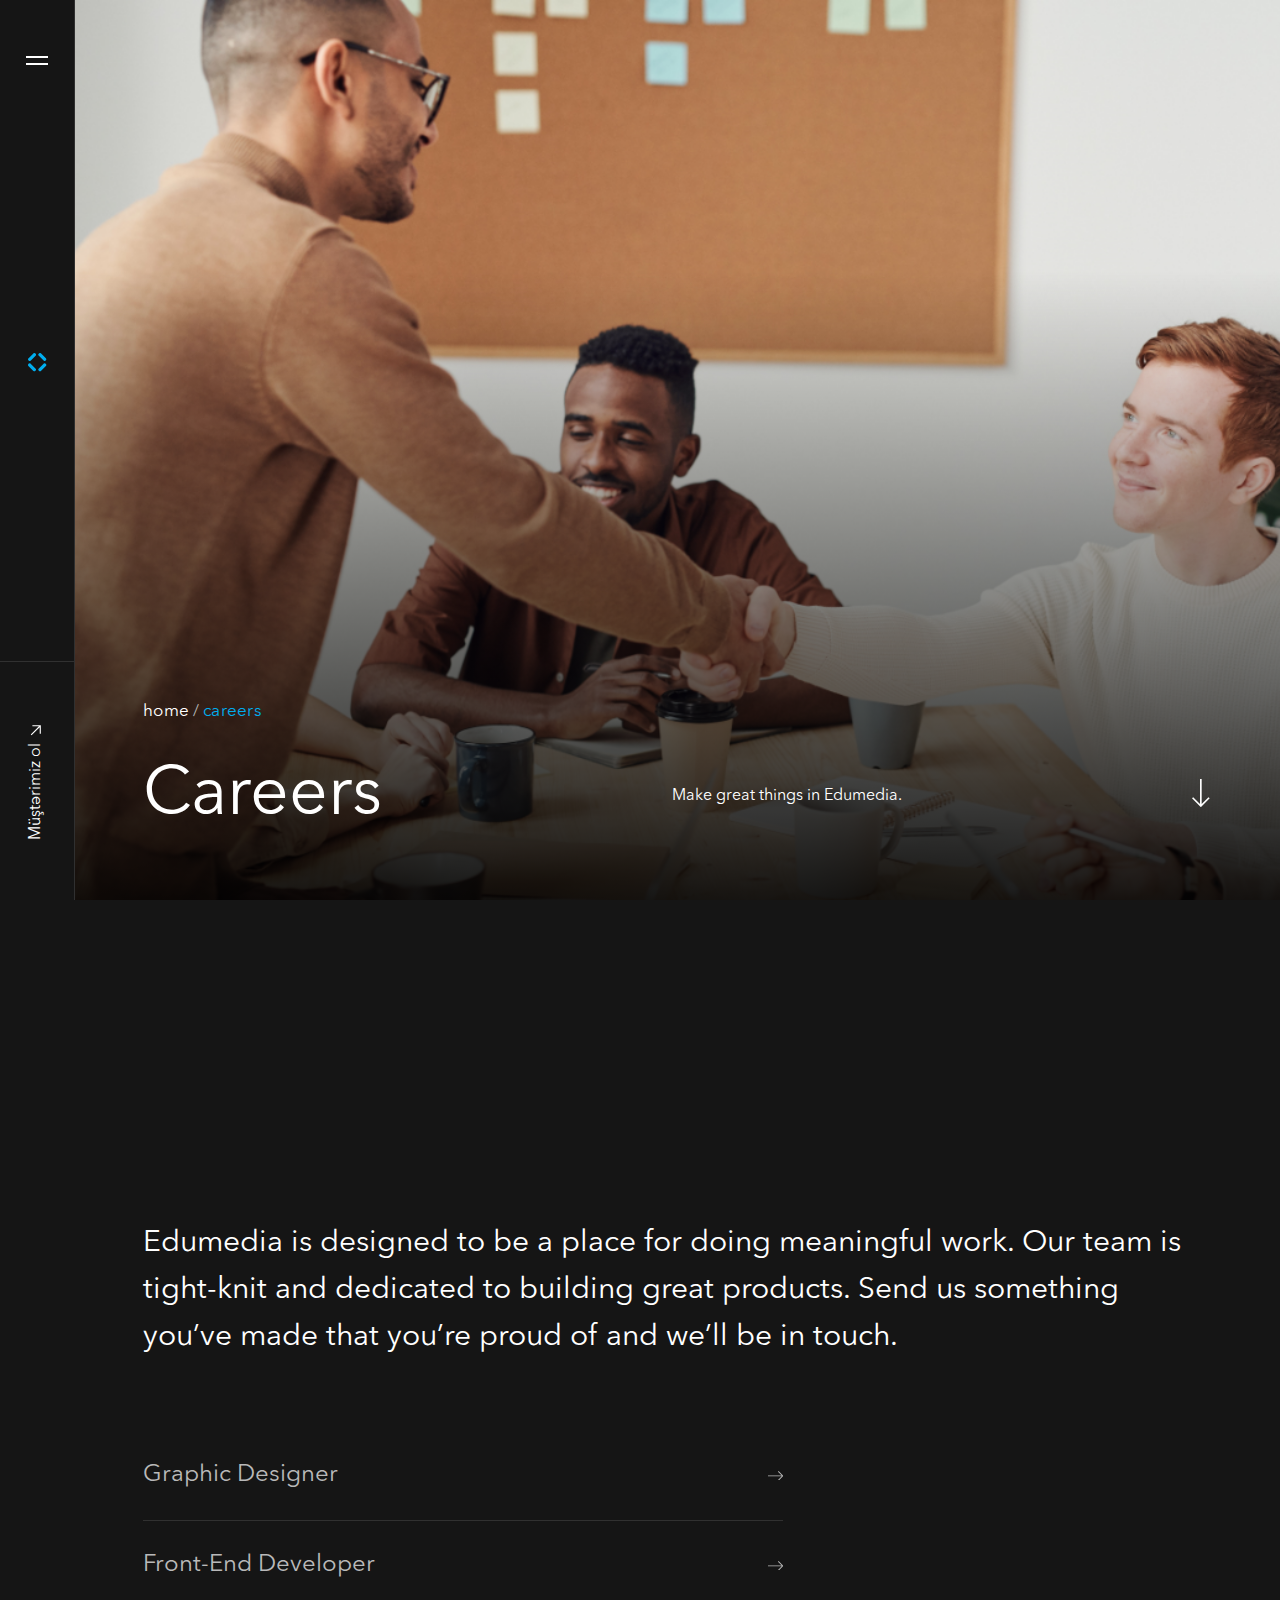
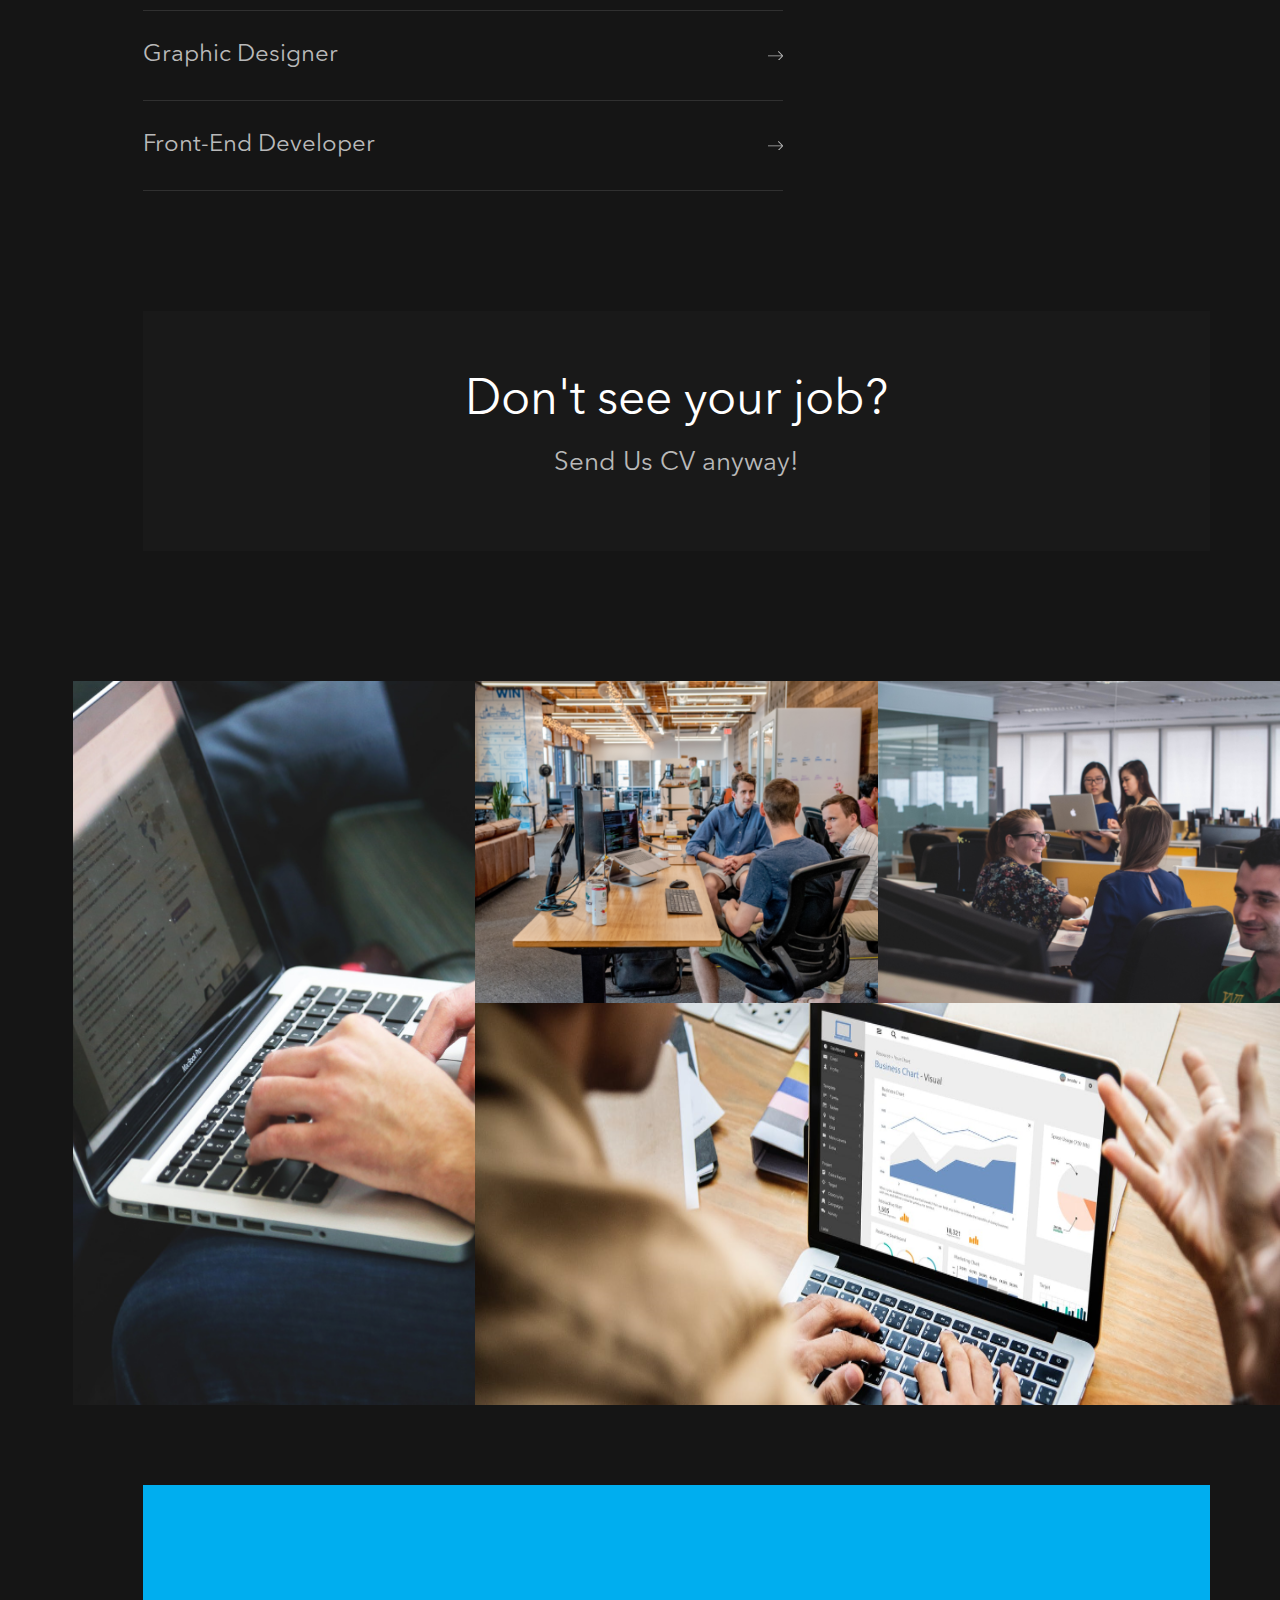
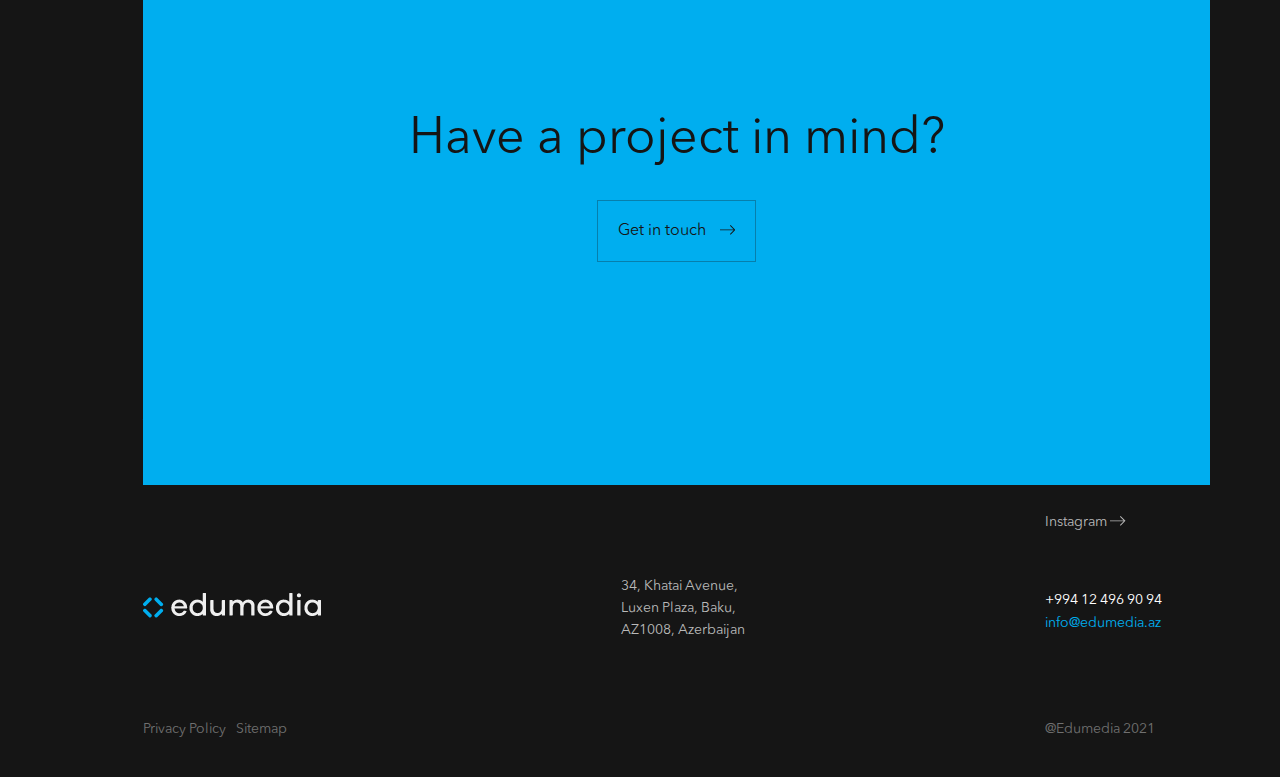
<file: careers.html>
<!DOCTYPE html>
<html lang="en">
<head>
    <meta charset="UTF-8">
    <meta http-equiv="X-UA-Compatible" content="IE=edge">
    <meta name="viewport" content="width=device-width, initial-scale=1.0">
    <title>Edumedia</title>

    <meta name="keywords" content="edumedia, edu, media, azerbaycan, azerbaijan, azərbaycan">
    <meta name="description" content="EDUMEDIA"> 
    <meta name="author" content="Farid Yusifov - Frontend Web Developer - Edumedia Azerbaijan">
    <meta name="copyright" content="Farid Yusifov - Frontend Web Developer - Edumedia Azerbaijan">
    <meta property="og:title" content="EDUMEDIA">
    <meta property="og:description" content="EDUMEDIA">
    <meta property="og:image" content="./img/sidebar-icon.png">
    <meta property="og:url" content="edumedia.az">
    
    <link rel="stylesheet" href="./css/main.css">
    <link rel="stylesheet" href="./css/responsive.css">
    <link rel="shortcut icon" href="./img/favicon (2).ico">
    <link rel="stylesheet" type="text/css" href="slick/slick.css"/>
    <link rel="stylesheet" type="text/css" href="slick/slick-theme.css"/>
</head>
<body>
    <div class="app">
        <div id="sidebar" class="sidebar">
            <div class="sidebar_body">
                <div class="sidebar_btn" title="Toggle button" id="open_menu_btn">
                    <div class="bar1 sidebar_menu_icon"></div>
                    <div class="bar2 sidebar_menu_icon"></div>        
                </div>
                <a href="index.html" class="sidebar_icon">
                    <img src="./img/sidebar-icon.png" alt="">
                    <p class="sidebar_icon_text">edumedia</p>                 
                </a>
                <a href="contact.html" class="customer_btn_dark ">
                    <div id="customerLink" class="customerLink">
                        Müştərimiz ol
                        <svg xmlns="http://www.w3.org/2000/svg" width="18.162" height="18.162" viewBox="0 0 18.162 18.162">
                            <g id="noun_Left_1920800" transform="translate(29.617 16.393) rotate(135)">
                              <path id="Path_19" data-name="Path 19" d="M8.492,25.684l.792-.809L4.662,20.253H16.2V19.131H4.662l4.622-4.622L8.492,13.7,2.5,19.692Z" transform="translate(0 0)" fill="#ffffff"/>
                            </g>
                        </svg>
                    </div>
                </a>
            </div>
        </div>
        <div id="onclick_sidebar" class="onclick_sidebar" >
			<div class="onclick_sidebar_body">
				<div class="onclick_sidebar_top">
					<div class="onclick_sidebar_lang">
						<a href="#" class="onclick_sidebar_lang_item">AZ</a>
						<a href="#" class="onclick_sidebar_lang_item active">ENG</a>
					</div>
					<ul class="onclick_sidebar_header">
						<li class="onclick_sidebar_header_item">
							<a href="#">Facebook</a>
						</li>
						<li class="onclick_sidebar_header_item">
							<a href="#">LinkedIn</a>
						</li>
						<li class="onclick_sidebar_header_item">
							<a href="#">Instagram</a>
						</li>
					</ul>
				</div>
				<ul class="onclick_sidebar_content">
					<li class="onclick_sidebar_content_item">
						<a href="index.html" class="onclick_sidebar_content_item_link active">Home</a>
					</li>
					<li class="onclick_sidebar_content_item">
						<a href="service.html" class="onclick_sidebar_content_item_link">Services</a>
					</li>
					<li class="onclick_sidebar_content_item">
						<a href="case_studies.html" class="onclick_sidebar_content_item_link">Case Studies</a>
					</li>
					<li class="onclick_sidebar_content_item">
						<a href="about.html" class="onclick_sidebar_content_item_link">About Us</a>
					</li>
					<li class="onclick_sidebar_content_item">
						<a href="blog.html" class="onclick_sidebar_content_item_link">Blog</a>
					</li>
					<li class="onclick_sidebar_content_item">
						<a href="careers.html" class="onclick_sidebar_content_item_link">Careers</a>
					</li>
				</ul>
				<div class="onclick_sidebar_footer">
					<div class="onclick_section_footer">
						<a href="contact.html" class="btn onclick_mobile_section_footer_btn">
							Get in touch
							<svg xmlns="http://www.w3.org/2000/svg" width="15.467" height="9.707" viewBox="0 0 15.467 9.707">
								<g id="noun_Left_1920800" transform="translate(9.967 23.407) rotate(180)">
									<path id="Path_19" data-name="Path 19" d="M7.354,23.407,8,22.752,4.252,19.008H17.966V18.1H4.252L8,14.355,7.354,13.7,2.5,18.554Z" transform="translate(-8 0)" fill="#151515"></path>
								</g>
								</svg>
							</a>
					</div>
					<div class="onclick_sidebar_footer_body">
						<a href="index.html" class="footer_center_icon">
							<img src="./img/page icon.png" alt="page icon">
						</a>
						<div class="footer_center_adress">
							<p>
								34, Khatai Avenue,  Luxen Plaza, <br> Baku, AZ1008, Azerbaijan
							</p>
						</div>
						<div class="footer_center_contact">
							<a class="footer_center_contact_mail" href="#">info@edumedia.az</a>
						</div>
					</div>
				</div>
			</div>
		</div>
        <div class="container" id="container">
            <!-- <div class="section page_header bgColor pd_mobile" data-color="black">
                <div class="page_header_top">
                    <ul class="page_breadcrumb">
                        <li class="page_breadcrumb_item">
                            <a href="index.html">home</a>
                        </li>
                        <li class="page_breadcrumb_item">
                            <a href="careers.html">careers</a>
                        </li>
                    </ul>
                </div>
                <div class="page_header_bottom">
                    <p class="page_header_topic">
                        Careers
                    </p>
                    <div class="page_header_desc careers_header_desc">
                        <p>Make great things in Edumedia.</p>
                    </div>
                </div>
                <div class="page_img">
                    <div class="box pd-top50 pd_top100_mobile">
                        <div class="careers_main_img_body box_item">
                            <img src="./img/photo-of-people-doing-handshakes-3184429.png" alt="">
                        </div>
                    </div>
                </div>
            </div> -->
            <div class="section main_header bgColor pd_mobile_0">
                <div class="header_content">
                    <div class="header_content_img">
                        <img src="./img/photo-of-people-doing-handshakes-3184429.png" alt="">
                    </div>
                    <div class="header_content_text">
                        <!-- <div class="header_content_text_body">
                            <p class="header_content_text_date">01 March 2021</p>
                            <h3 class="header_content_text_title">BI System for the Ministry of Education</h3>
                        </div> -->
                        <div class="page_header_top">
                            <ul class="page_breadcrumb">
                                <li class="page_breadcrumb_item main_header_head">
                                    <a href="index.html">home</a>
                                </li>
                                <li class="page_breadcrumb_item page_breadcrumb_item_clr">
                                    <a href="careers.html">careers</a>
                                </li>
                            </ul>
                        </div>
                        <div class="page_header_bottom main_header_head">
                            <p class="page_header_topic page_header_topic_clr">
                                Careers
                            </p>
                            <div class="page_header_desc page_header_desc_clr">
                                <p>
                                    Make great things in Edumedia.
                                </p>
                            </div>
                            <div alt="scrollBtn" id="button" class="arrow section-down-arrow-wrap scroller">
                                <svg xmlns="http://www.w3.org/2000/svg" width="17.692" height="28.189" viewBox="0 0 17.692 28.189">
                                    <g id="noun_Left_1920800" transform="translate(-13.7 30.689) rotate(-90)">
                                    <path id="Path_19" data-name="Path 19" d="M11.346,31.392l1.17-1.194L5.692,23.375h25V21.718h-25l6.823-6.823L11.346,13.7,2.5,22.546Z" transform="translate(0 0)" fill="#fff"/>
                                    </g>
                                </svg>
                            </div>
                        </div>
                        <div class="overlay"></div>
                    </div>
                </div>
            </div>
            <div class="section careers_main bgColor fadeUp pd_mobile" data-color="black">
                <div class="careers_main_desc">
                    <p>
                        Edumedia is designed to be a place for doing meaningful work. Our team is tight-knit and dedicated to building great products. Send us something you’ve made that you’re proud of and we’ll be in touch.
                    </p>
                </div>
                <ul class="careers_main_nav">
                    <li class="careers_main_nav_item">
                        <a href="graphic_designer.html">
                            Graphic Designer
                            <svg xmlns="http://www.w3.org/2000/svg" width="15.467" height="9.707" viewBox="0 0 15.467 9.707">
                                <g id="noun_Left_1920800" transform="translate(17.967 23.407) rotate(180)">
                                <path id="Path_19" data-name="Path 19" d="M7.354,23.407,8,22.752,4.252,19.008H17.966V18.1H4.252L8,14.355,7.354,13.7,2.5,18.554Z" transform="translate(0 0)"></path>
                                </g>
                            </svg>
                        </a>
                    </li>
                    <li class="careers_main_nav_item">
                        <a href="graphic_designer.html">
                            Front-End Developer
                            <svg xmlns="http://www.w3.org/2000/svg" width="15.467" height="9.707" viewBox="0 0 15.467 9.707">
                                <g id="noun_Left_1920800" transform="translate(17.967 23.407) rotate(180)">
                                <path id="Path_19" data-name="Path 19" d="M7.354,23.407,8,22.752,4.252,19.008H17.966V18.1H4.252L8,14.355,7.354,13.7,2.5,18.554Z" transform="translate(0 0)"></path>
                                </g>
                            </svg>
                        </a>
                    </li>
                    <li class="careers_main_nav_item">
                        <a href="graphic_designer.html">
                            Graphic Designer
                            <svg xmlns="http://www.w3.org/2000/svg" width="15.467" height="9.707" viewBox="0 0 15.467 9.707">
                                <g id="noun_Left_1920800" transform="translate(17.967 23.407) rotate(180)">
                                <path id="Path_19" data-name="Path 19" d="M7.354,23.407,8,22.752,4.252,19.008H17.966V18.1H4.252L8,14.355,7.354,13.7,2.5,18.554Z" transform="translate(0 0)"></path>
                                </g>
                            </svg>
                        </a>
                    </li>
                    <li class="careers_main_nav_item">
                        <a href="graphic_designer.html">
                            Front-End Developer
                            <svg xmlns="http://www.w3.org/2000/svg" width="15.467" height="9.707" viewBox="0 0 15.467 9.707">
                                <g id="noun_Left_1920800" transform="translate(17.967 23.407) rotate(180)">
                                <path id="Path_19" data-name="Path 19" d="M7.354,23.407,8,22.752,4.252,19.008H17.966V18.1H4.252L8,14.355,7.354,13.7,2.5,18.554Z" transform="translate(0 0)"></path>
                                </g>
                            </svg>
                        </a>
                    </li>
                </ul>
            </div>
            <div class="section cv_job bgColor fadeUp pd_mobile_0" data-color="black">
                <div class="cv_job_content">
                    <h3 class="cv_job_content_title">Don't see your job?</h3>
                    <a href="mailto::info@edumedia.az" class="cv_job_content_desc">Send Us CV anyway!</a>
                </div>
            </div>
            <div class="section careers_photos bgColor fadeUp" data-color="black">
                <div class="careers_photos_content">
                    <div class="col">
                        <div class="col1">
                            <div class="col1_body">
                                    <img src="./img/screen_2x.png" alt="">
                                </div>
                            </div>
                    </div>
                    <div class="col2">
                        <div class="col3">
                            <div class="col4">
                                <div class="col4_body">
                                    <img src="./img/austin-distel-mpN7xjKQ_Ns-unsplash.png" alt="">
                                </div>
                            </div>
                            <div class="col4">
                                <div class="col4_body">
                                    <img src="./img/mimi-thian--VHQ0cw2euA-unsplash.png" alt="">
                                </div>
                            </div>
                        </div>
                        <div class="col6">                        
                            <div class="col6_body">
                                <img src="./img/pexels-photo-1308777.png" alt="">
                            </div>
                        </div>
                    </div>
                </div>
            </div>
            <div class="section project bgColor fadeUp pd_mobile_0" data-color="black">
                <div class="project_content">
                    <div class="project_content_desc">
                        <h2>Have a project in mind?</h2>
                        <a href="contact.html" class="btn border_clr_btn">
                            Get in touch
                            <svg xmlns="http://www.w3.org/2000/svg" width="15.467" height="9.707" viewBox="0 0 15.467 9.707">
                                <g id="noun_Left_1920800" transform="translate(9.967 23.407) rotate(180)">
                                    <path id="Path_19" data-name="Path 19" d="M7.354,23.407,8,22.752,4.252,19.008H17.966V18.1H4.252L8,14.355,7.354,13.7,2.5,18.554Z" transform="translate(-8 0)"/>
                                </g>
                                </svg>
                            </a>
                    </div>
                </div>
            </div>
            <div class="section footer pd_mobile">
				<div class="footer_content">
					<div class="footer_top">
						<div class="footer_explore">
							<h2 class="footer_head">EXPLORE</h2>
							<ul class="footer_explore_nav">
								<li class="footer_explore_nav_item">
									<a href="about.html">About Us</a>
								</li>
								<li class="footer_explore_nav_item">
									<a href="service.html">Services</a>
								</li>
								<li class="footer_explore_nav_item">
									<a href="case_studies.html">Case Studies</a>
								</li>
								<li class="footer_explore_nav_item">
									<a href="blog.html">Blog</a>
								</li>
								<li class="footer_explore_nav_item">
									<a href="careers.html">Career</a>
								</li>
								<li class="footer_explore_nav_item">
									<a href="contact.html">Contact</a>
								</li>
							</ul>
						</div>
						<div class="footer_follow_us">
							<h2 class="footer_head">FOLLOW US </h2>
							<ul class="follow_us_nav"> 
								<li class="follow_us_nav_item">
									<a href="https://www.facebook.com/edumedia.azerbaijan">
										Facebook
										<svg xmlns="http://www.w3.org/2000/svg" width="15.467" height="9.707" viewBox="0 0 15.467 9.707">
											<g id="noun_Left_1920800" transform="translate(9.967 23.407) rotate(180)">
												<path id="Path_19" data-name="Path 19" d="M7.354,23.407,8,22.752,4.252,19.008H17.966V18.1H4.252L8,14.355,7.354,13.7,2.5,18.554Z" transform="translate(-8 0)"></path>
											</g>
										</svg>
									</a>
								</li>
								<li class="follow_us_nav_item">
									<a href="https://www.linkedin.com/company/edumedia-azerbaijan-llc/?originalSubdomain=tr">
										LinkedIn
										<svg xmlns="http://www.w3.org/2000/svg" width="15.467" height="9.707" viewBox="0 0 15.467 9.707">
											<g id="noun_Left_1920800" transform="translate(9.967 23.407) rotate(180)">
												<path id="Path_19" data-name="Path 19" d="M7.354,23.407,8,22.752,4.252,19.008H17.966V18.1H4.252L8,14.355,7.354,13.7,2.5,18.554Z" transform="translate(-8 0)"></path>
											</g>
										</svg>
									</a>
								</li>
								<li class="follow_us_nav_item">
									<a href="https://www.instagram.com/edumediaaz/">
										Instagram
										<svg xmlns="http://www.w3.org/2000/svg" width="15.467" height="9.707" viewBox="0 0 15.467 9.707">
											<g id="noun_Left_1920800" transform="translate(9.967 23.407) rotate(180)">
												<path id="Path_19" data-name="Path 19" d="M7.354,23.407,8,22.752,4.252,19.008H17.966V18.1H4.252L8,14.355,7.354,13.7,2.5,18.554Z" transform="translate(-8 0)"></path>
											</g>
										</svg>
									</a>
								</li>
							</ul>
						</div>
					</div>
					<div class="footer_center">
						<a href="index.html" class="footer_center_icon">
							<img src="./img/page icon.png" alt="">
						</a>
						<div class="footer_center_adress">
							<p>
								34, Khatai Avenue, <br> Luxen Plaza, Baku, <br> AZ1008, Azerbaijan
							</p>
						</div>
						<div class="footer_center_contact">
							<a href="tel:+994124969094" class="footer_center_contact_number">+994 12 496 90 94</a>
							<a class="footer_center_contact_mail" href="mailto::info@edumedia.az">info@edumedia.az</a>
						</div>
					</div>
					<div class="footer_bottom">
						<ul class="footer_bottom_nav">
							<li class="footer_bottom_nav_item">
								<a href="privacyPolicy.html">Privacy Policy</a>
							</li>
							<li class="footer_bottom_nav_item">
								<a href="siteMap.html">Sitemap</a>
							</li>
						</ul>
						<div class="footer_bottom_right">
							<p class="footer_tag">@Edumedia 2021</p>
						</div>
					</div>
				</div>
			</div>
        </div>
    </div>
	<script src="./dist/jquery-3.6.0.min.js" integrity="sha256-/xUj+3OJU5yExlq6GSYGSHk7tPXikynS7ogEvDej/m4=" crossorigin="anonymous"></script>
	<script type="text/javascript" src="slick/slick.min.js"></script>
	<script src="./js/main.js"></script>
</body>
</html>
</file>
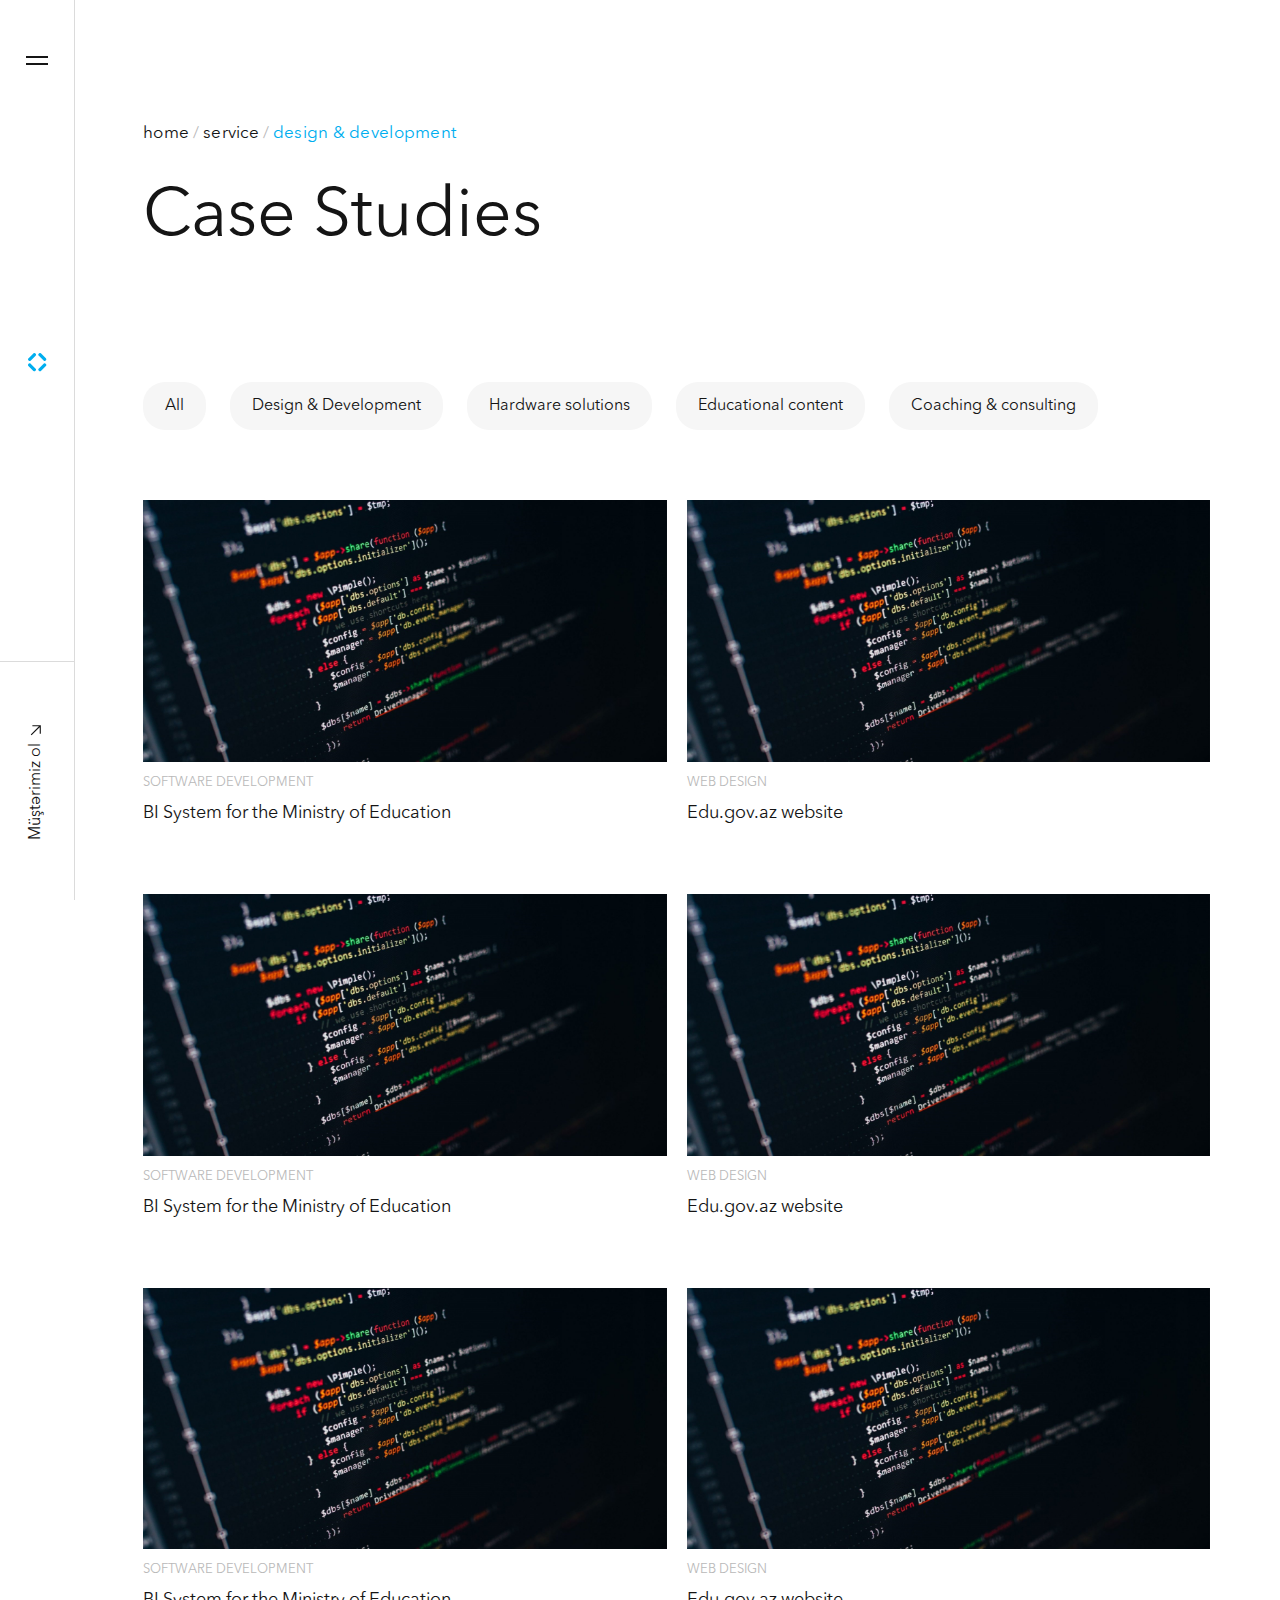
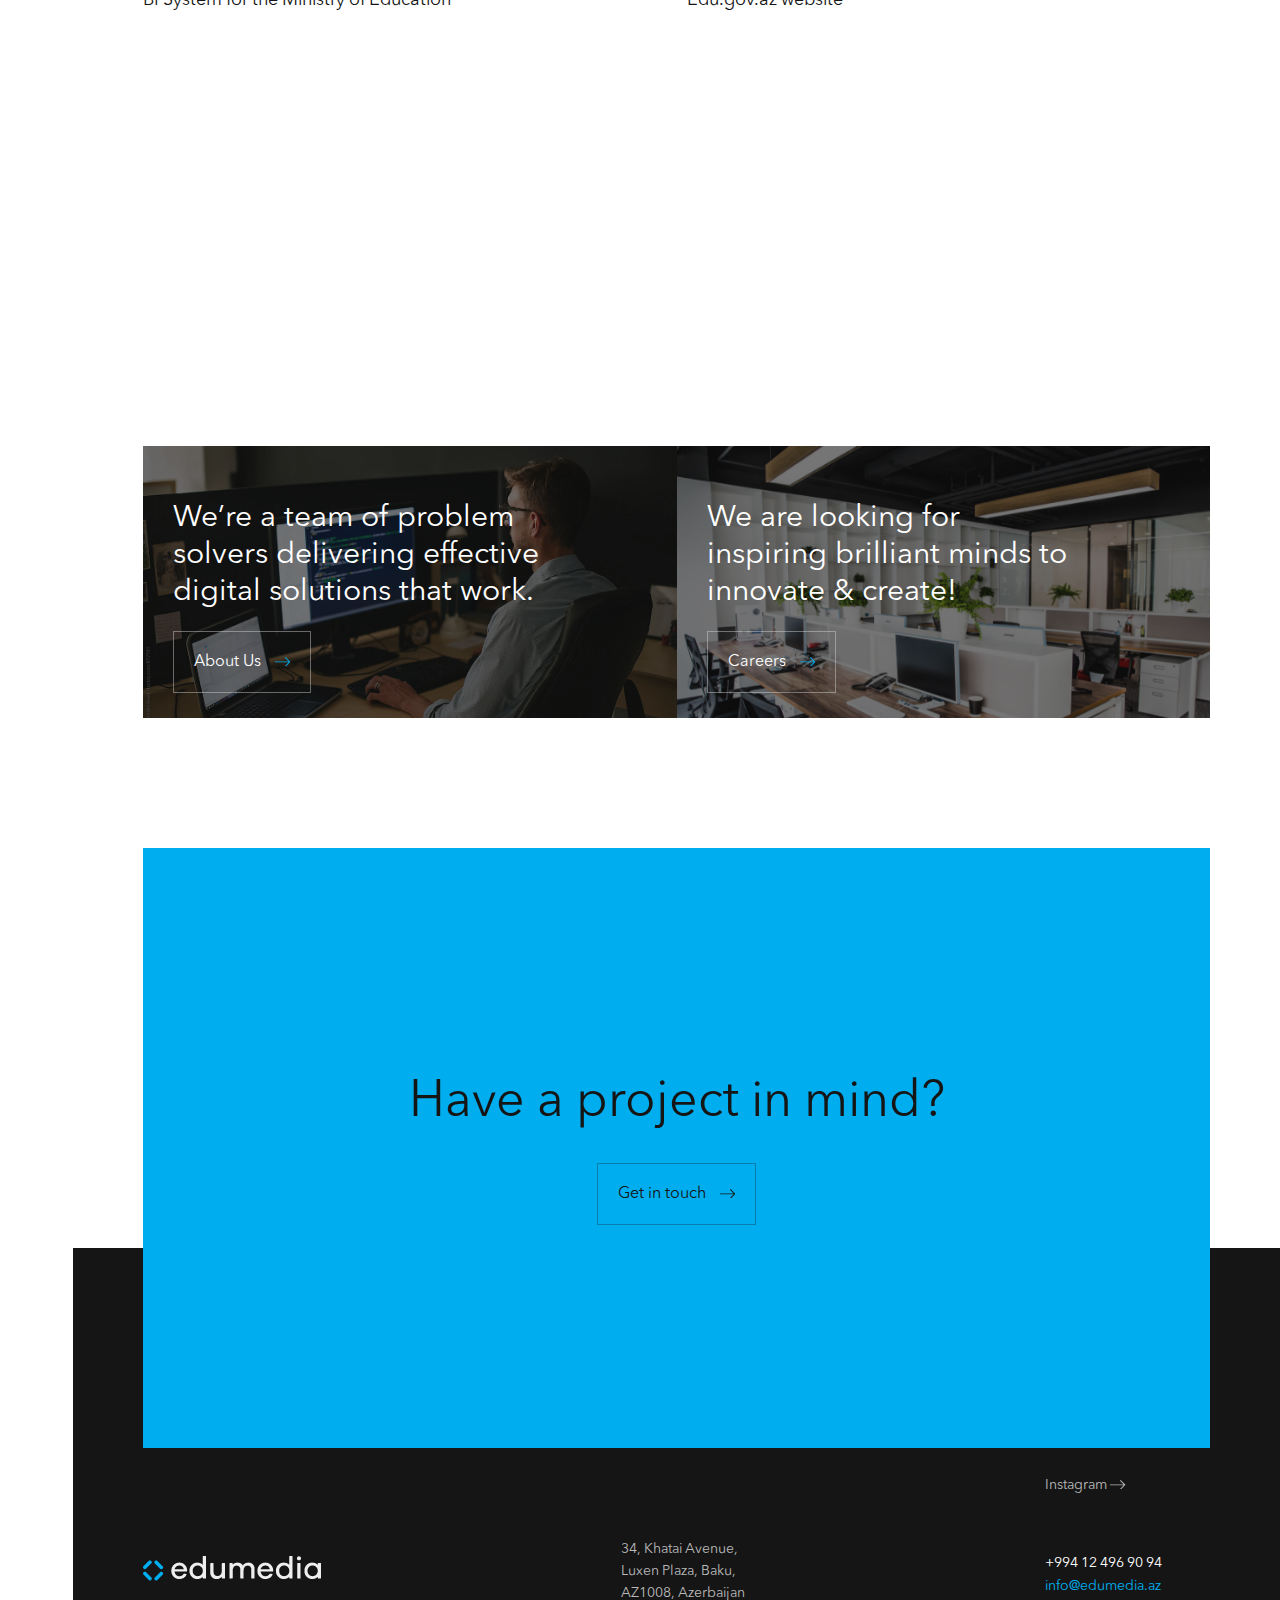
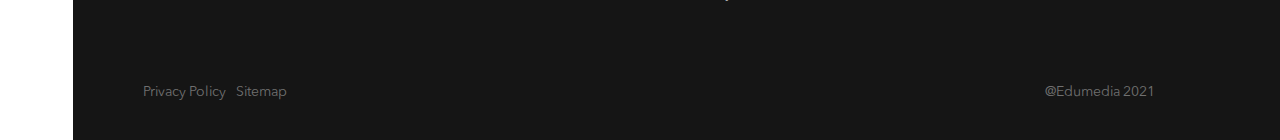
<file: case_studies.html>
<!DOCTYPE html>
<html lang="en">
<head>
    <meta charset="UTF-8">
    <meta http-equiv="X-UA-Compatible" content="IE=edge">
    <meta name="viewport" content="width=device-width, initial-scale=1.0">
    <title>Edumedia</title>

    <meta name="keywords" content="edumedia, edu, media, azerbaycan, azerbaijan, azərbaycan">
    <meta name="description" content="EDUMEDIA"> 
    <meta name="author" content="Farid Yusifov - Frontend Web Developer - Edumedia Azerbaijan">
    <meta name="copyright" content="Farid Yusifov - Frontend Web Developer - Edumedia Azerbaijan">
    <meta property="og:title" content="EDUMEDIA">
    <meta property="og:description" content="EDUMEDIA">
    <meta property="og:image" content="./img/sidebar-icon.png">
    <meta property="og:url" content="edumedia.az">

    <link rel="stylesheet" href="./css/main.css">
    <link rel="stylesheet" href="./css/responsive.css">
    <link rel="shortcut icon" href="./img/favicon (2).ico">
    <link rel="stylesheet" type="text/css" href="slick/slick.css"/>
    <link rel="stylesheet" type="text/css" href="slick/slick-theme.css"/>
</head>
<body>
    <div class="app">
        <div id="sidebar" class="sidebar sidebar_bg_light">
            <div class="sidebar_body">
                <div class="sidebar_btn" title="Toggle button" id="open_menu_btn">
                    <div class="bar1 sidebar_menu_icon sidebar_menu_icon_clr_dark"></div>
                    <div class="bar2 sidebar_menu_icon sidebar_menu_icon_clr_dark"></div>        
                </div>
                <a href="index.html" class="sidebar_icon">
                    <img src="./img/sidebar-icon.png" alt="">  
                    <p class="sidebar_icon_text sidebar_icon_text_clr">edumedia</p>               
                </a>
                <a href="contact.html" class="customer_btn_light">
                    <div class="customerLink customer_btn_clr">
                        Müştərimiz ol
                        <svg xmlns="http://www.w3.org/2000/svg" width="18.162" height="18.162" viewBox="0 0 18.162 18.162">
                            <g id="noun_Left_1920800" transform="translate(29.617 16.393) rotate(135)">
                              <path id="Path_19" data-name="Path 19" d="M8.492,25.684l.792-.809L4.662,20.253H16.2V19.131H4.662l4.622-4.622L8.492,13.7,2.5,19.692Z" transform="translate(0 0)" fill="#151515"/>
                            </g>
                        </svg>
                    </div>
                </a>
            </div>
        </div>
        <div id="onclick_sidebar" class="onclick_sidebar" >
			<div class="onclick_sidebar_body">
				<div class="onclick_sidebar_top">
					<div class="onclick_sidebar_lang">
						<a href="#" class="onclick_sidebar_lang_item">AZ</a>
						<a href="#" class="onclick_sidebar_lang_item active">ENG</a>
					</div>
					<ul class="onclick_sidebar_header">
						<li class="onclick_sidebar_header_item">
							<a href="#">Facebook</a>
						</li>
						<li class="onclick_sidebar_header_item">
							<a href="#">LinkedIn</a>
						</li>
						<li class="onclick_sidebar_header_item">
							<a href="#">Instagram</a>
						</li>
					</ul>
				</div>
				<ul class="onclick_sidebar_content">
					<li class="onclick_sidebar_content_item">
						<a href="index.html" class="onclick_sidebar_content_item_link active">Home</a>
					</li>
					<li class="onclick_sidebar_content_item">
						<a href="service.html" class="onclick_sidebar_content_item_link">Services</a>
					</li>
					<li class="onclick_sidebar_content_item">
						<a href="case_studies.html" class="onclick_sidebar_content_item_link">Case Studies</a>
					</li>
					<li class="onclick_sidebar_content_item">
						<a href="about.html" class="onclick_sidebar_content_item_link">About Us</a>
					</li>
					<li class="onclick_sidebar_content_item">
						<a href="blog.html" class="onclick_sidebar_content_item_link">Blog</a>
					</li>
					<li class="onclick_sidebar_content_item">
						<a href="careers.html" class="onclick_sidebar_content_item_link">Careers</a>
					</li>
				</ul>
				<div class="onclick_sidebar_footer">
					<div class="onclick_section_footer">
						<a href="contact.html" class="btn onclick_mobile_section_footer_btn">
							Get in touch
							<svg xmlns="http://www.w3.org/2000/svg" width="15.467" height="9.707" viewBox="0 0 15.467 9.707">
								<g id="noun_Left_1920800" transform="translate(9.967 23.407) rotate(180)">
									<path id="Path_19" data-name="Path 19" d="M7.354,23.407,8,22.752,4.252,19.008H17.966V18.1H4.252L8,14.355,7.354,13.7,2.5,18.554Z" transform="translate(-8 0)" fill="#151515"></path>
								</g>
								</svg>
							</a>
					</div>
					<div class="onclick_sidebar_footer_body">
						<a href="index.html" class="footer_center_icon">
							<img src="./img/page icon.png" alt="page icon">
						</a>
						<div class="footer_center_adress">
							<p>
								34, Khatai Avenue,  Luxen Plaza, <br> Baku, AZ1008, Azerbaijan
							</p>
						</div>
						<div class="footer_center_contact">
							<a class="footer_center_contact_mail" href="#">info@edumedia.az</a>
						</div>
					</div>
				</div>
			</div>
		</div>
        <div class="container" id="container">
            <div class="section page_header bgColor pd_mobile" data-color="white">
                <div class="page_header_top">
                    <ul class="page_breadcrumb">
                        <li class="page_breadcrumb_item">
                            <a href="index.html">home</a>
                        </li>
                        <li class="page_breadcrumb_item page_breadcrumb_item_clr">
                            <a href="service.html">service</a>
                        </li>
                        <li class="page_breadcrumb_item page_breadcrumb_item_clr">
                            <a href="case_studies.html">design & development</a>
                        </li>
                    </ul>
                </div>
                <div class="page_header_bottom">
                    <p class="page_header_topic page_header_topic_clr">
                        Case Studies
                    </p>
                    <!-- <div class="page_header_desc page_header_desc_clr">
                        <p>
                            
                        </p>
                    </div> -->
                </div>
            </div>
            <div class="section filter bgColor pd_mobile" data-color="white">
                <div class="filter_header">
                    <ul class="filter_header_nav">
                        <li class="filter_header_nav_item">
                            <a href="#" class="filter_header_nav_item_link filter_header_nav_item_link_clr">All</a>
                        </li>
                        <li class="filter_header_nav_item">
                            <a href="#" class="filter_header_nav_item_link filter_header_nav_item_link_clr">Design &amp; Development</a>
                        </li>
                        <li class="filter_header_nav_item">
                            <a href="#" class="filter_header_nav_item_link filter_header_nav_item_link_clr">Hardware solutions</a>
                        </li>
                        <li class="filter_header_nav_item">
                            <a href="#" class="filter_header_nav_item_link filter_header_nav_item_link_clr">Educational content</a>
                        </li>
                        <li class="filter_header_nav_item">
                            <a href="#" class="filter_header_nav_item_link filter_header_nav_item_link_clr">Coaching &amp; consulting</a>
                        </li>
                    </ul>
                </div>
                <select class="custom_select section_blog_item_categories_select">
                    <option value="0">All</option>         
                    <option value="design-Development">Design &amp; Development</option>              
                    <option value="hardware-solutions">Hardware solutions</option>
                    <option value="education-content">Educational content</option>
                    <option value="coaching-consulting">Coaching &amp; consulting</option>
                </select>
                <div class="filter_content">
                    <a href="serviceItemInner.html" class="filter_content_item">
                        <div class="filter_content_item_body">
                            <div class="box pd-top50">
                                <div class="box_item">
                                    <img class="filter_content_item_img" src="./img/314799-scaled.png" alt="">
                                </div>
                            </div>
                            <div class="filter_content_item_desc">
                                <small class="filter_content_item_desc_top">Software development</small>
                                <p class="filter_content_item_desc_bottom">BI System for the Ministry of Education</p>
                            </div>
                        </div>
                    </a>
                    <a href="serviceItemInner.html" class="filter_content_item">
                        <div class="filter_content_item_body">
                            <div class="box pd-top50">
                                <div class="box_item">
                                    <img class="filter_content_item_img" src="./img/314799-scaled.png" alt="code sekli">
                                </div>
                            </div>
                            <div class="filter_content_item_desc">
                                <small class="filter_content_item_desc_top">WEB DESIGN</small>
                                <p class="filter_content_item_desc_bottom">Edu.gov.az website</p>
                            </div>
                        </div>
                    </a>
                    <a href="serviceItemInner.html" class="filter_content_item">
                        <div class="filter_content_item_body">
                            <div class="box pd-top50">
                                <div class="box_item">
                                    <img class="filter_content_item_img" src="./img/314799-scaled.png" alt="">
                                </div>
                            </div>
                            <div class="filter_content_item_desc">
                                <small class="filter_content_item_desc_top">Software development</small>
                                <p class="filter_content_item_desc_bottom">BI System for the Ministry of Education</p>
                            </div>
                        </div>
                    </a>
                    <a href="serviceItemInner.html" class="filter_content_item">
                        <div class="filter_content_item_body">
                            <div class="box pd-top50">
                                <div class="box_item">
                                    <img class="filter_content_item_img" src="./img/314799-scaled.png" alt="code sekli">
                                </div>
                            </div>
                            <div class="filter_content_item_desc">
                                <small class="filter_content_item_desc_top">WEB DESIGN</small>
                                <p class="filter_content_item_desc_bottom">Edu.gov.az website</p>
                            </div>
                        </div>
                    </a>
                    <a href="serviceItemInner.html" class="filter_content_item">
                        <div class="filter_content_item_body">
                            <div class="box pd-top50">
                                <div class="box_item">
                                    <img class="filter_content_item_img" src="./img/314799-scaled.png" alt="">
                                </div>
                            </div>
                            <div class="filter_content_item_desc">
                                <small class="filter_content_item_desc_top">Software development</small>
                                <p class="filter_content_item_desc_bottom">BI System for the Ministry of Education</p>
                            </div>
                        </div>
                    </a>
                    <a href="serviceItemInner.html" class="filter_content_item">
                        <div class="filter_content_item_body">
                            <div class="box pd-top50">
                                <div class="box_item">
                                    <img class="filter_content_item_img" src="./img/314799-scaled.png" alt="code sekli">
                                </div>
                            </div>
                            <div class="filter_content_item_desc">
                                <small class="filter_content_item_desc_top">WEB DESIGN</small>
                                <p class="filter_content_item_desc_bottom">Edu.gov.az website</p>
                            </div>
                        </div>
                    </a>
                </div>
            </div>
            <div class="section blog_posts_footer bgColor fadeUp pd_mobile" data-color="black">
                <div class="blog_posts_footer_item">
                    <div class="blog_posts_footer_item_content">
                        <div class="blog_posts_footer_item_content_body">
                            <div class="blog_posts_footer_item_content_body_img">
                                <img src="./img/techguy.png" alt="">
                            </div>
                            <div class="overlay"></div>
                            <div class="blog_posts_footer_item_content_body_desc">
                                <p class="blog_posts_footer_item_content_body_desc_text">
                                    We’re a team of problem solvers  delivering effective digital  solutions that work.
                                </p>
                                <a href="about.html" class="btn btn_border">
                                    About Us
                                    <svg xmlns="http://www.w3.org/2000/svg" width="15.467" height="9.707" viewBox="0 0 15.467 9.707">
                                        <g id="noun_Left_1920800" transform="translate(17.967 23.407) rotate(180)">
                                        <path id="Path_19" data-name="Path 19" d="M7.354,23.407,8,22.752,4.252,19.008H17.966V18.1H4.252L8,14.355,7.354,13.7,2.5,18.554Z" transform="translate(0 0)" fill="#00aeef"></path>
                                        </g>
                                    </svg>
                                    </a>
                            </div>
                        </div>
                    </div>
                </div>
                <div class="blog_posts_footer_item">
                    <div class="blog_posts_footer_item_content">
                        <div class="blog_posts_footer_item_content_body">
                            <div class="blog_posts_footer_item_content_body_img">
                                <img src="./img/7e86a435982265.570b650707a20.png" alt="">
                            </div>
                            <div class="overlay"></div>
                            <div class="blog_posts_footer_item_content_body_desc">
                                <p class="blog_posts_footer_item_content_body_desc_text">
                                    We are looking for inspiring brilliant minds to innovate & create!
                                </p>
                                <a href="careers.html" class="btn btn_border">
                                    Careers
                                    <svg xmlns="http://www.w3.org/2000/svg" width="15.467" height="9.707" viewBox="0 0 15.467 9.707">
                                        <g id="noun_Left_1920800" transform="translate(17.967 23.407) rotate(180)">
                                        <path id="Path_19" data-name="Path 19" d="M7.354,23.407,8,22.752,4.252,19.008H17.966V18.1H4.252L8,14.355,7.354,13.7,2.5,18.554Z" transform="translate(0 0)" fill="#00aeef"></path>
                                        </g>
                                    </svg>
                                    </a>
                            </div>
                        </div>
                    </div>
                </div>
            </div>
            <div class="section project bgColor fadeUp pd_mobile_0" data-color="black">
                <div class="project_content">
                    <div class="project_content_desc">
                        <h2>Have a project in mind?</h2>
                        <a href="contact.html" class="btn border_clr_btn">
                            Get in touch
                            <svg xmlns="http://www.w3.org/2000/svg" width="15.467" height="9.707" viewBox="0 0 15.467 9.707">
                                <g id="noun_Left_1920800" transform="translate(9.967 23.407) rotate(180)">
                                    <path id="Path_19" data-name="Path 19" d="M7.354,23.407,8,22.752,4.252,19.008H17.966V18.1H4.252L8,14.355,7.354,13.7,2.5,18.554Z" transform="translate(-8 0)"/>
                                </g>
                                </svg>
                            </a>
                    </div>
                </div>
            </div>
            <div class="section footer pd_mobile">
				<div class="footer_content">
					<div class="footer_top">
						<div class="footer_explore">
							<h2 class="footer_head">EXPLORE</h2>
							<ul class="footer_explore_nav">
								<li class="footer_explore_nav_item">
									<a href="about.html">About Us</a>
								</li>
								<li class="footer_explore_nav_item">
									<a href="service.html">Services</a>
								</li>
								<li class="footer_explore_nav_item">
									<a href="case_studies.html">Case Studies</a>
								</li>
								<li class="footer_explore_nav_item">
									<a href="blog.html">Blog</a>
								</li>
								<li class="footer_explore_nav_item">
									<a href="careers.html">Career</a>
								</li>
								<li class="footer_explore_nav_item">
									<a href="contact.html">Contact</a>
								</li>
							</ul>
						</div>
						<div class="footer_follow_us">
							<h2 class="footer_head">FOLLOW US </h2>
							<ul class="follow_us_nav"> 
								<li class="follow_us_nav_item">
									<a href="https://www.facebook.com/edumedia.azerbaijan">
										Facebook
										<svg xmlns="http://www.w3.org/2000/svg" width="15.467" height="9.707" viewBox="0 0 15.467 9.707">
											<g id="noun_Left_1920800" transform="translate(9.967 23.407) rotate(180)">
												<path id="Path_19" data-name="Path 19" d="M7.354,23.407,8,22.752,4.252,19.008H17.966V18.1H4.252L8,14.355,7.354,13.7,2.5,18.554Z" transform="translate(-8 0)"></path>
											</g>
										</svg>
									</a>
								</li>
								<li class="follow_us_nav_item">
									<a href="https://www.linkedin.com/company/edumedia-azerbaijan-llc/?originalSubdomain=tr">
										LinkedIn
										<svg xmlns="http://www.w3.org/2000/svg" width="15.467" height="9.707" viewBox="0 0 15.467 9.707">
											<g id="noun_Left_1920800" transform="translate(9.967 23.407) rotate(180)">
												<path id="Path_19" data-name="Path 19" d="M7.354,23.407,8,22.752,4.252,19.008H17.966V18.1H4.252L8,14.355,7.354,13.7,2.5,18.554Z" transform="translate(-8 0)"></path>
											</g>
										</svg>
									</a>
								</li>
								<li class="follow_us_nav_item">
									<a href="https://www.instagram.com/edumediaaz/">
										Instagram
										<svg xmlns="http://www.w3.org/2000/svg" width="15.467" height="9.707" viewBox="0 0 15.467 9.707">
											<g id="noun_Left_1920800" transform="translate(9.967 23.407) rotate(180)">
												<path id="Path_19" data-name="Path 19" d="M7.354,23.407,8,22.752,4.252,19.008H17.966V18.1H4.252L8,14.355,7.354,13.7,2.5,18.554Z" transform="translate(-8 0)"></path>
											</g>
										</svg>
									</a>
								</li>
							</ul>
						</div>
					</div>
					<div class="footer_center">
						<a href="index.html" class="footer_center_icon">
							<img src="./img/page icon.png" alt="">
						</a>
						<div class="footer_center_adress">
							<p>
								34, Khatai Avenue, <br> Luxen Plaza, Baku, <br> AZ1008, Azerbaijan
							</p>
						</div>
						<div class="footer_center_contact">
							<a href="tel:+994124969094" class="footer_center_contact_number">+994 12 496 90 94</a>
							<a class="footer_center_contact_mail" href="mailto::info@edumedia.az">info@edumedia.az</a>
						</div>
					</div>
					<div class="footer_bottom">
						<ul class="footer_bottom_nav">
							<li class="footer_bottom_nav_item">
								<a href="privacyPolicy.html">Privacy Policy</a>
							</li>
							<li class="footer_bottom_nav_item">
								<a href="siteMap.html">Sitemap</a>
							</li>
						</ul>
						<div class="footer_bottom_right">
							<p class="footer_tag">@Edumedia 2021</p>
						</div>
					</div>
				</div>
			</div>
        </div>
    </div>
    <script src="./dist/jquery-3.6.0.min.js" integrity="sha256-/xUj+3OJU5yExlq6GSYGSHk7tPXikynS7ogEvDej/m4=" crossorigin="anonymous"></script>
	<script type="text/javascript" src="slick/slick.min.js"></script>
	<script src="./js/main.js"></script>
</body>
</html>
</file>
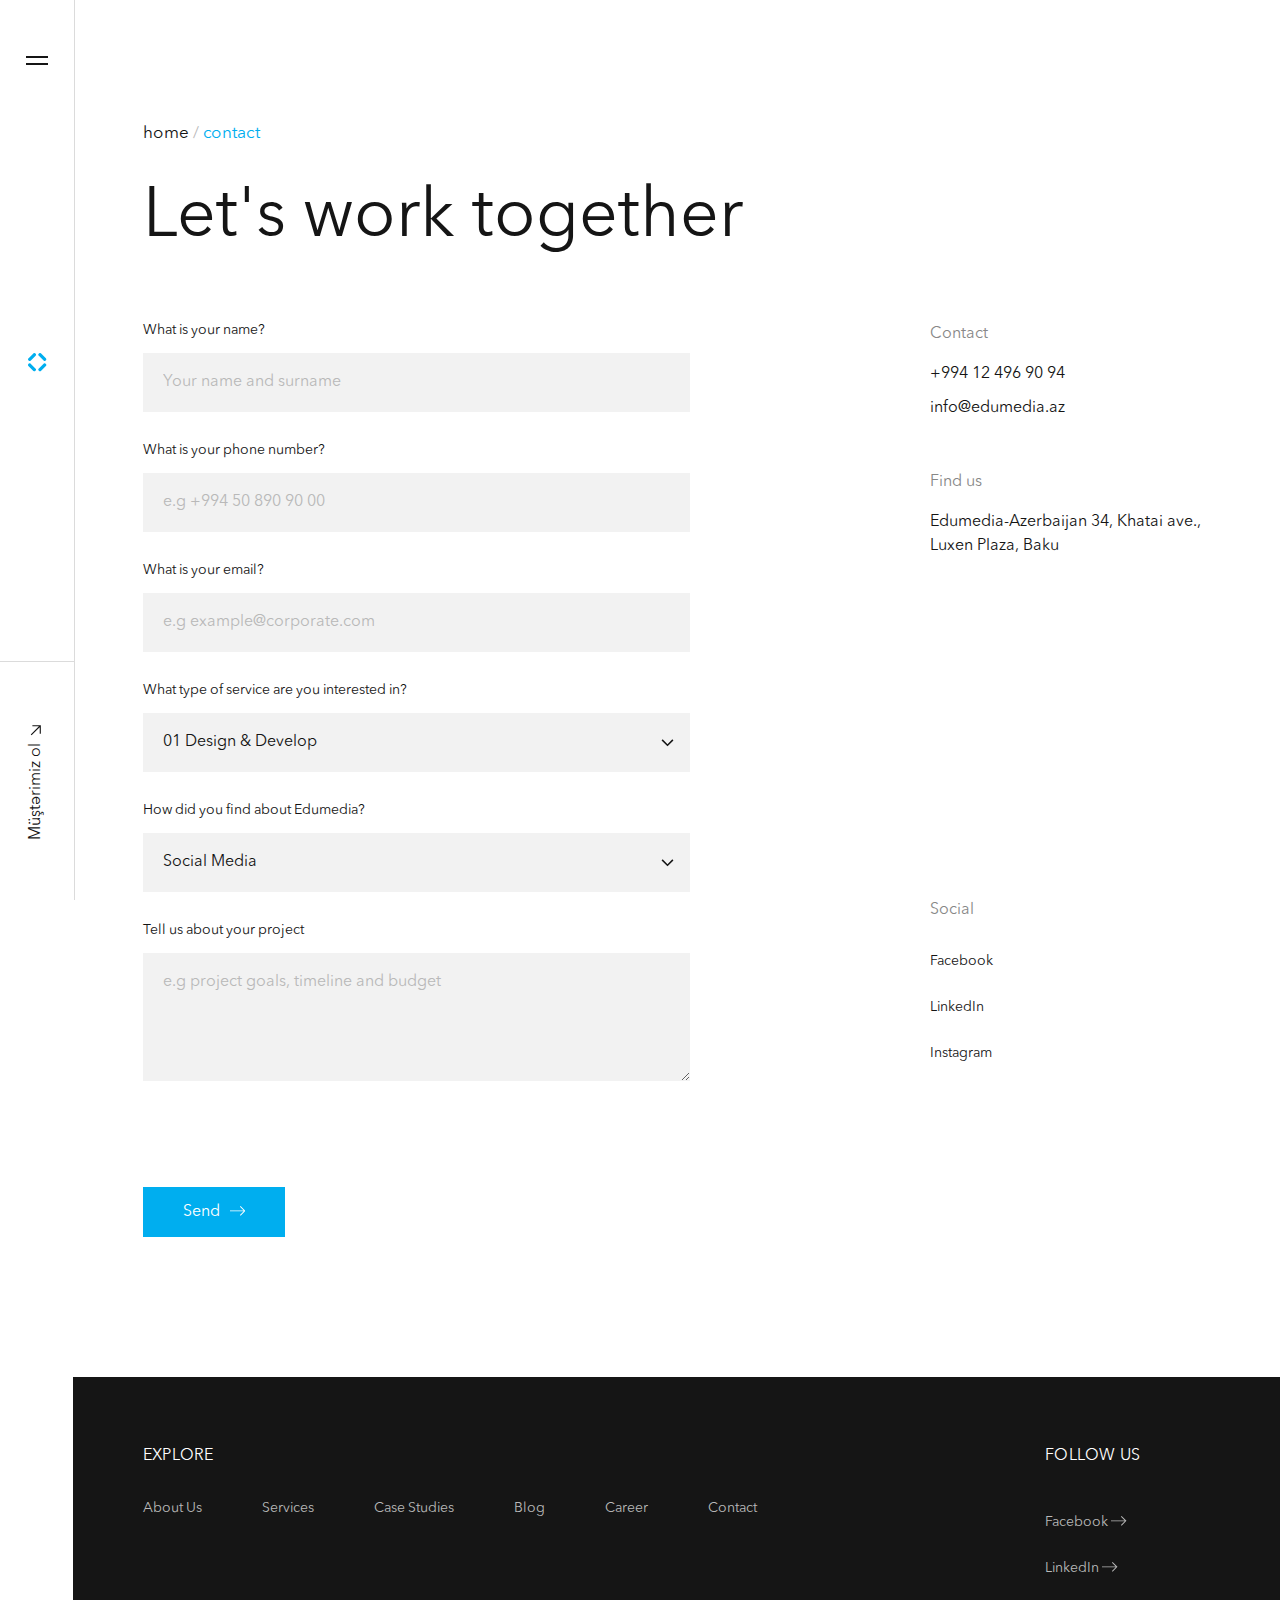
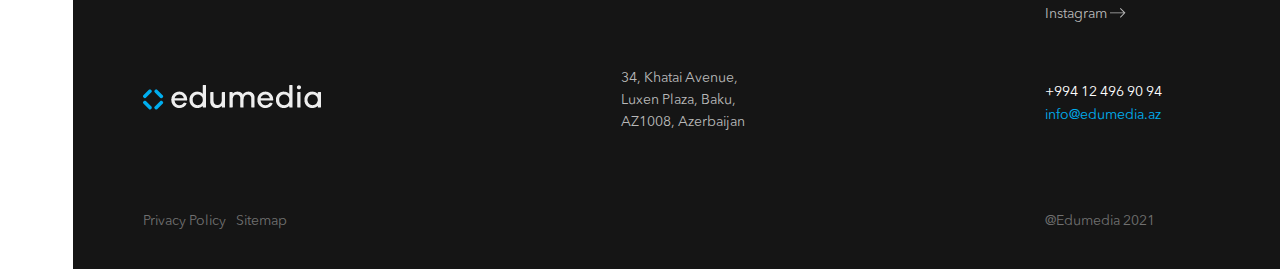
<file: contact.html>
<!DOCTYPE html>
<html lang="en">
<head>
    <meta charset="UTF-8">
    <meta http-equiv="X-UA-Compatible" content="IE=edge">
    <meta name="viewport" content="width=device-width, initial-scale=1.0">
    <title>Edumedia</title>

    <meta name="keywords" content="edumedia, edu, media, azerbaycan, azerbaijan, azərbaycan">
    <meta name="description" content="EDUMEDIA"> 
    <meta name="author" content="Farid Yusifov - Frontend Web Developer - Edumedia Azerbaijan">
    <meta name="copyright" content="Farid Yusifov - Frontend Web Developer - Edumedia Azerbaijan">
    <meta property="og:title" content="EDUMEDIA">
    <meta property="og:description" content="EDUMEDIA">
    <meta property="og:image" content="./img/sidebar-icon.png">
    <meta property="og:url" content="edumedia.az">

    <link rel="stylesheet" href="./css/main.css">
    <link rel="stylesheet" href="./css/responsive.css">
    <link rel="shortcut icon" href="./img/favicon (2).ico">
    <link rel="stylesheet" type="text/css" href="slick/slick.css"/>
    <link rel="stylesheet" type="text/css" href="slick/slick-theme.css"/>
</head>
<body>
    <div class="app">
        <div id="sidebar" class="sidebar sidebar_bg_light">
            <div class="sidebar_body">
                <div class="sidebar_btn" title="Toggle button" id="open_menu_btn">
                    <div class="bar1 sidebar_menu_icon sidebar_menu_icon_clr_dark"></div>
                    <div class="bar2 sidebar_menu_icon sidebar_menu_icon_clr_dark"></div>        
                </div>
                <a href="index.html" class="sidebar_icon">
                    <img src="./img/sidebar-icon.png" alt="">
                    <p class="sidebar_icon_text sidebar_icon_text_clr">edumedia</p>                  
                </a>
                <a href="contact.html" class="customer_btn_light">
                    <div class="customerLink customer_btn_clr">
                        Müştərimiz ol
                        <svg xmlns="http://www.w3.org/2000/svg" width="18.162" height="18.162" viewBox="0 0 18.162 18.162">
                            <g id="noun_Left_1920800" transform="translate(29.617 16.393) rotate(135)">
                              <path id="Path_19" data-name="Path 19" d="M8.492,25.684l.792-.809L4.662,20.253H16.2V19.131H4.662l4.622-4.622L8.492,13.7,2.5,19.692Z" transform="translate(0 0)" fill="#151515"/>
                            </g>
                        </svg>
                    </div>
                </a>
            </div>
        </div>
        <div id="onclick_sidebar" class="onclick_sidebar" >
			<div class="onclick_sidebar_body">
				<div class="onclick_sidebar_top">
					<div class="onclick_sidebar_lang">
						<a href="#" class="onclick_sidebar_lang_item">AZ</a>
						<a href="#" class="onclick_sidebar_lang_item active">ENG</a>
					</div>
					<ul class="onclick_sidebar_header">
						<li class="onclick_sidebar_header_item">
							<a href="#">Facebook</a>
						</li>
						<li class="onclick_sidebar_header_item">
							<a href="#">LinkedIn</a>
						</li>
						<li class="onclick_sidebar_header_item">
							<a href="#">Instagram</a>
						</li>
					</ul>
				</div>
				<ul class="onclick_sidebar_content">
					<li class="onclick_sidebar_content_item">
						<a href="index.html" class="onclick_sidebar_content_item_link active">Home</a>
					</li>
					<li class="onclick_sidebar_content_item">
						<a href="service.html" class="onclick_sidebar_content_item_link">Services</a>
					</li>
					<li class="onclick_sidebar_content_item">
						<a href="case_studies.html" class="onclick_sidebar_content_item_link">Case Studies</a>
					</li>
					<li class="onclick_sidebar_content_item">
						<a href="about.html" class="onclick_sidebar_content_item_link">About Us</a>
					</li>
					<li class="onclick_sidebar_content_item">
						<a href="blog.html" class="onclick_sidebar_content_item_link">Blog</a>
					</li>
					<li class="onclick_sidebar_content_item">
						<a href="careers.html" class="onclick_sidebar_content_item_link">Careers</a>
					</li>
				</ul>
				<div class="onclick_sidebar_footer">
					<div class="onclick_section_footer">
						<a href="contact.html" class="btn onclick_mobile_section_footer_btn">
							Get in touch
							<svg xmlns="http://www.w3.org/2000/svg" width="15.467" height="9.707" viewBox="0 0 15.467 9.707">
								<g id="noun_Left_1920800" transform="translate(9.967 23.407) rotate(180)">
									<path id="Path_19" data-name="Path 19" d="M7.354,23.407,8,22.752,4.252,19.008H17.966V18.1H4.252L8,14.355,7.354,13.7,2.5,18.554Z" transform="translate(-8 0)" fill="#151515"></path>
								</g>
								</svg>
							</a>
					</div>
					<div class="onclick_sidebar_footer_body">
						<a href="index.html" class="footer_center_icon">
							<img src="./img/page icon.png" alt="page icon">
						</a>
						<div class="footer_center_adress">
							<p>
								34, Khatai Avenue,  Luxen Plaza, <br> Baku, AZ1008, Azerbaijan
							</p>
						</div>
						<div class="footer_center_contact">
							<a class="footer_center_contact_mail" href="#">info@edumedia.az</a>
						</div>
					</div>
				</div>
			</div>
		</div>
        <div class="container" id="container">
            <div class="section page_header bgColor pd_mobile" data-color="white">
                <div class="page_header_top">
                    <ul class="page_breadcrumb">
                        <li class="page_breadcrumb_item">
                            <a href="index.html">home</a>
                        </li>
                        <li class="page_breadcrumb_item page_breadcrumb_item_clr">
                            <a href="contact.html">contact</a>
                        </li>
                    </ul>
                </div>
                <div class="page_header_bottom">
                    <p class="page_header_topic page_header_topic_clr">
                        Let's work together
                    </p>
                </div>
            </div>
            <div class="section contact_page bgColor pd_mobile" data-color="white">
                <div class="contact_left">
                    <form action="#">
                        <div class="formItem">
                            <label for="name">What is your name?</label>
                            <input type="text" id="name" placeholder="Your name and surname" class="contact_input">
                        </div>
                        <div class="formItem">
                            <label for="number">What is your phone number?</label>
                            <input type="text" id="number" placeholder="e.g +994 50 890 90 00" class="contact_input">
                        </div>
                        <div class="formItem">
                            <label for="email">What is your email?</label>
                            <input type="text" id="email" placeholder="e.g example@corporate.com" class="contact_input">
                        </div>
                        <div class="formItem">
                            <label for="interesting">What type of service are you interested in?</label>
                            <select name="interested in" id="interested">
                                <option value="develop">01 Design & Develop</option>
                                <option value="design">02 Graphic Designer</option>
                                <option value="front">03 Front-end</option>
                                <option value="back">04 Back-end</option>
                            </select>
                        </div>
                        <div class="formItem">
                            <label for="about_edumedia">How did you find about Edumedia?</label>
                            <select name="about_edumedia" id="about_edumedia">
                                <option value="social_media">Social Media</option>
                                <option value="design">02 Graphic Designer</option>
                                <option value="front">03 Front-end</option>
                                <option value="back">04 Back-end</option>
                            </select>
                        </div>
                        <div class="formItem">
                            <label for="text">Tell us about your project</label>
                            <textarea name="text" id="text" placeholder="e.g project goals, timeline and budget"></textarea>
                        </div>
                        <a href="#" type="submit" class="contact_btn">
                            Send
                            <svg xmlns="http://www.w3.org/2000/svg" width="15.467" height="9.707" viewBox="0 0 15.467 9.707">
                                <g id="noun_Left_1920800" transform="translate(36.967 23.407) rotate(180)">
                                    <path id="Path_19" data-name="Path 19" d="M7.354,23.407,8,22.752,4.252,19.008H17.966V18.1H4.252L8,14.355,7.354,13.7,2.5,18.554Z" transform="translate(19 0)" fill="#fff"></path>
                                </g>
                            </svg>
                        </a>
                    </form>
                </div>
                <div class="contact_right">
                    <div class="contact">
                        <p class="title">Contact</p>
                        <span>+994 12 496 90 94</span>
                        <a href="#">info@edumedia.az</a>
                    </div>
                    <div class="find_us">
                        <p class="title">Find us</p>
                        <span>
                            Edumedia-Azerbaijan 34, Khatai ave., Luxen Plaza, Baku
                        </span>
						<div class="mapouter" style="margin: 30px 0px;"><div class="gmap_canvas"><iframe width="100%" height="500px" id="gmap_canvas" src="https://maps.google.com/maps?q=Edumedia&t=&z=13&ie=UTF8&iwloc=&output=embed" frameborder="0" scrolling="no" marginheight="0" marginwidth="0"></iframe><a href="https://getasearch.com/fmovies"></a><br><style>.mapouter{position:relative;text-align:right;height:280px;width:280px;filter: grayscale(1);}</style><a href="https://www.embedgooglemap.net">google map html embed</a><style>.gmap_canvas {overflow:hidden;background:none!important;height:280px;width:280px;}</style></div></div>
                    </div>
                    <div class="social">
                        <p class="title">Social</p>
                        <div class="social_links">
                            <a href="https://www.facebook.com/edumedia.azerbaijan">Facebook</a>
                            <a href="https://www.linkedin.com/company/edumedia-azerbaijan-llc/?originalSubdomain=tr">LinkedIn</a>
                            <a href="https://www.instagram.com/edumediaaz/">Instagram</a>
                        </div>
                    </div>
                </div>
            </div>
            <div class="section footer pd_mobile">
				<div class="footer_content">
					<div class="footer_top">
						<div class="footer_explore">
							<h2 class="footer_head">EXPLORE</h2>
							<ul class="footer_explore_nav">
								<li class="footer_explore_nav_item">
									<a href="about.html">About Us</a>
								</li>
								<li class="footer_explore_nav_item">
									<a href="service.html">Services</a>
								</li>
								<li class="footer_explore_nav_item">
									<a href="case_studies.html">Case Studies</a>
								</li>
								<li class="footer_explore_nav_item">
									<a href="blog.html">Blog</a>
								</li>
								<li class="footer_explore_nav_item">
									<a href="careers.html">Career</a>
								</li>
								<li class="footer_explore_nav_item">
									<a href="contact.html">Contact</a>
								</li>
							</ul>
						</div>
						<div class="footer_follow_us">
							<h2 class="footer_head">FOLLOW US </h2>
							<ul class="follow_us_nav"> 
								<li class="follow_us_nav_item">
									<a href="https://www.facebook.com/edumedia.azerbaijan">
										Facebook
										<svg xmlns="http://www.w3.org/2000/svg" width="15.467" height="9.707" viewBox="0 0 15.467 9.707">
											<g id="noun_Left_1920800" transform="translate(9.967 23.407) rotate(180)">
												<path id="Path_19" data-name="Path 19" d="M7.354,23.407,8,22.752,4.252,19.008H17.966V18.1H4.252L8,14.355,7.354,13.7,2.5,18.554Z" transform="translate(-8 0)"></path>
											</g>
										</svg>
									</a>
								</li>
								<li class="follow_us_nav_item">
									<a href="https://www.linkedin.com/company/edumedia-azerbaijan-llc/?originalSubdomain=tr">
										LinkedIn
										<svg xmlns="http://www.w3.org/2000/svg" width="15.467" height="9.707" viewBox="0 0 15.467 9.707">
											<g id="noun_Left_1920800" transform="translate(9.967 23.407) rotate(180)">
												<path id="Path_19" data-name="Path 19" d="M7.354,23.407,8,22.752,4.252,19.008H17.966V18.1H4.252L8,14.355,7.354,13.7,2.5,18.554Z" transform="translate(-8 0)"></path>
											</g>
										</svg>
									</a>
								</li>
								<li class="follow_us_nav_item">
									<a href="https://www.instagram.com/edumediaaz/">
										Instagram
										<svg xmlns="http://www.w3.org/2000/svg" width="15.467" height="9.707" viewBox="0 0 15.467 9.707">
											<g id="noun_Left_1920800" transform="translate(9.967 23.407) rotate(180)">
												<path id="Path_19" data-name="Path 19" d="M7.354,23.407,8,22.752,4.252,19.008H17.966V18.1H4.252L8,14.355,7.354,13.7,2.5,18.554Z" transform="translate(-8 0)"></path>
											</g>
										</svg>
									</a>
								</li>
							</ul>
						</div>
					</div>
					<div class="footer_center">
						<a href="index.html" class="footer_center_icon">
							<img src="./img/page icon.png" alt="">
						</a>
						<div class="footer_center_adress">
							<p>
								34, Khatai Avenue, <br> Luxen Plaza, Baku, <br> AZ1008, Azerbaijan
							</p>
						</div>
						<div class="footer_center_contact">
							<a href="tel:+994124969094" class="footer_center_contact_number">+994 12 496 90 94</a>
							<a class="footer_center_contact_mail" href="mailto::info@edumedia.az">info@edumedia.az</a>
						</div>
					</div>
					<div class="footer_bottom">
						<ul class="footer_bottom_nav">
							<li class="footer_bottom_nav_item">
								<a href="privacyPolicy.html">Privacy Policy</a>
							</li>
							<li class="footer_bottom_nav_item">
								<a href="siteMap.html">Sitemap</a>
							</li>
						</ul>
						<div class="footer_bottom_right">
							<p class="footer_tag">@Edumedia 2021</p>
						</div>
					</div>
				</div>
			</div>
        </div>
    </div>
    <script src="./dist/jquery-3.6.0.min.js" integrity="sha256-/xUj+3OJU5yExlq6GSYGSHk7tPXikynS7ogEvDej/m4=" crossorigin="anonymous"></script>
	<script type="text/javascript" src="slick/slick.min.js"></script>
	<script src="./js/main.js"></script>
</body>
</html>
</file>
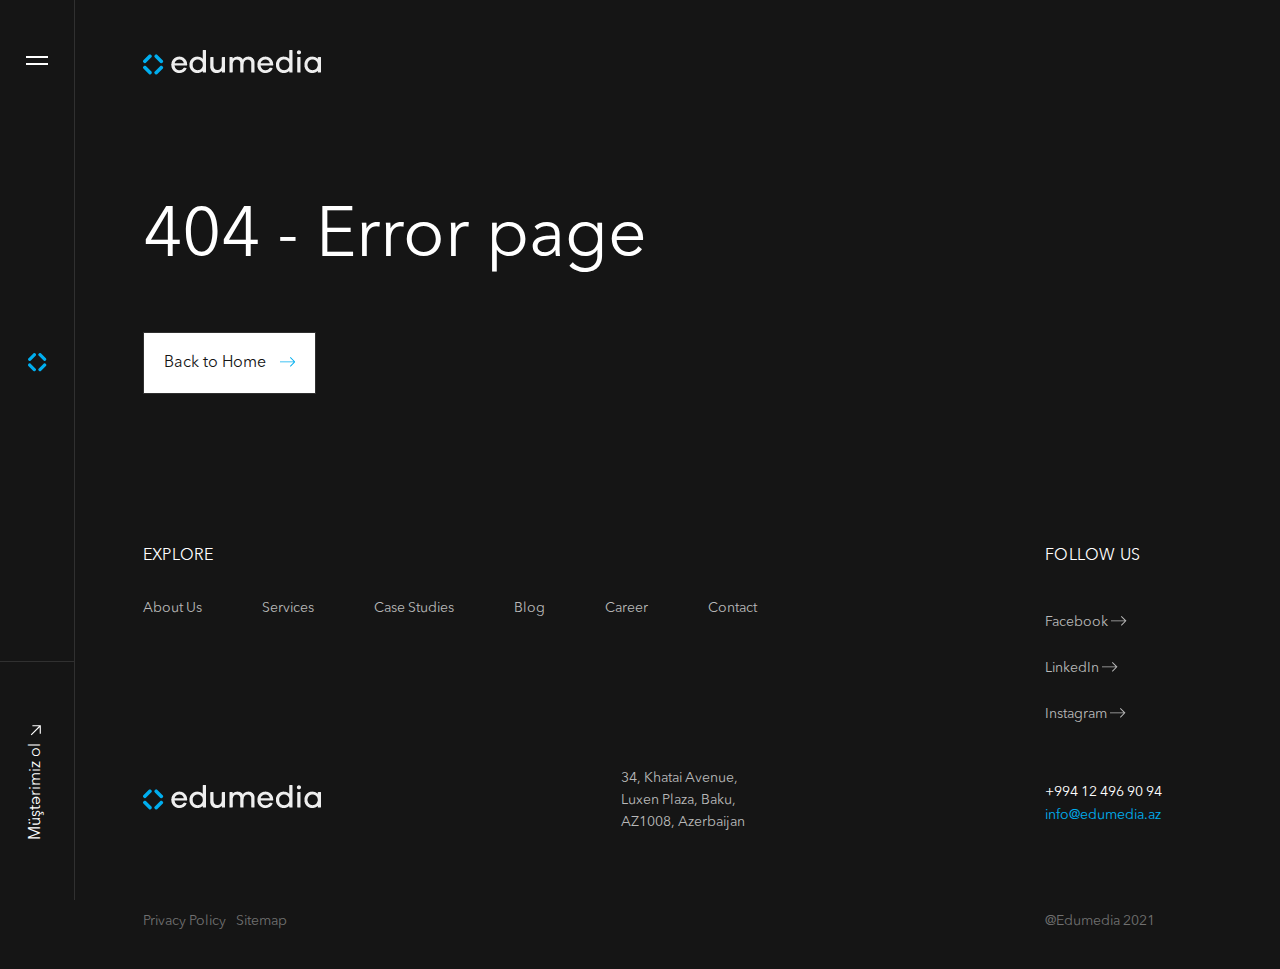
<file: errorPage.html>
<!DOCTYPE html>
<html lang="en">
<head>
    <meta charset="UTF-8">
    <meta http-equiv="X-UA-Compatible" content="IE=edge">
    <meta name="viewport" content="width=device-width, initial-scale=1.0">
    <title>Edumedia</title>
    <meta name="keywords" content="edumedia, edu, media, azerbaycan, azerbaijan, azərbaycan">
    <meta name="description" content="EDUMEDIA"> 
    <meta name="author" content="Farid Yusifov - Frontend Web Developer - Edumedia Azerbaijan">
    <meta name="copyright" content="Farid Yusifov - Frontend Web Developer - Edumedia Azerbaijan">
    <meta property="og:title" content="EDUMEDIA">
    <meta property="og:description" content="EDUMEDIA">
    <meta property="og:image" content="./img/sidebar-icon.png">
    <meta property="og:url" content="edumedia.az">
  
    <link rel="stylesheet" href="./css/main.css">
    <link rel="stylesheet" href="./css/responsive.css">
    <link rel="shortcut icon" href="./img/favicon (2).ico">
    <link rel="stylesheet" type="text/css" href="slick/slick.css"/>
    <link rel="stylesheet" type="text/css" href="slick/slick-theme.css"/>
</head>
<body>
    <div class="app">
        <div id="sidebar" class="sidebar">
            <div class="sidebar_body">
                <div class="sidebar_btn" title="Toggle button" id="open_menu_btn">
                    <div class="bar1 sidebar_menu_icon"></div>
                    <div class="bar2 sidebar_menu_icon"></div>        
                </div>
                <a href="index.html" class="sidebar_icon" title="Home Page">
                    <img src="./img/sidebar-icon.png" alt="">
                    <p class="sidebar_icon_text">edumedia</p>                
                </a>
                <a href="contact.html" class="customer_btn_dark ">
                    <div id="customerLink" class="customerLink">
                        Müştərimiz ol
                        <svg xmlns="http://www.w3.org/2000/svg" width="18.162" height="18.162" viewBox="0 0 18.162 18.162">
                            <g id="noun_Left_1920800" transform="translate(29.617 16.393) rotate(135)">
                              <path id="Path_19" data-name="Path 19" d="M8.492,25.684l.792-.809L4.662,20.253H16.2V19.131H4.662l4.622-4.622L8.492,13.7,2.5,19.692Z" transform="translate(0 0)" fill="#ffffff"/>
                            </g>
                        </svg>
                    </div>
                </a>
            </div>
        </div>
        <div id="onclick_sidebar" class="onclick_sidebar" >
			<div class="onclick_sidebar_body">
				<div class="onclick_sidebar_top">
					<div class="onclick_sidebar_lang">
						<a href="#" class="onclick_sidebar_lang_item">AZ</a>
						<a href="#" class="onclick_sidebar_lang_item active">ENG</a>
					</div>
					<ul class="onclick_sidebar_header">
						<li class="onclick_sidebar_header_item">
							<a href="#">Facebook</a>
						</li>
						<li class="onclick_sidebar_header_item">
							<a href="#">LinkedIn</a>
						</li>
						<li class="onclick_sidebar_header_item">
							<a href="#">Instagram</a>
						</li>
					</ul>
				</div>
				<ul class="onclick_sidebar_content">
					<li class="onclick_sidebar_content_item">
						<a href="index.html" class="onclick_sidebar_content_item_link active">Home</a>
					</li>
					<li class="onclick_sidebar_content_item">
						<a href="service.html" class="onclick_sidebar_content_item_link">Services</a>
					</li>
					<li class="onclick_sidebar_content_item">
						<a href="case_studies.html" class="onclick_sidebar_content_item_link">Case Studies</a>
					</li>
					<li class="onclick_sidebar_content_item">
						<a href="about.html" class="onclick_sidebar_content_item_link">About Us</a>
					</li>
					<li class="onclick_sidebar_content_item">
						<a href="blog.html" class="onclick_sidebar_content_item_link">Blog</a>
					</li>
					<li class="onclick_sidebar_content_item">
						<a href="careers.html" class="onclick_sidebar_content_item_link">Careers</a>
					</li>
				</ul>
				<div class="onclick_sidebar_footer">
					<div class="onclick_section_footer">
						<a href="contact.html" class="btn onclick_mobile_section_footer_btn">
							Get in touch
							<svg xmlns="http://www.w3.org/2000/svg" width="15.467" height="9.707" viewBox="0 0 15.467 9.707">
								<g id="noun_Left_1920800" transform="translate(9.967 23.407) rotate(180)">
									<path id="Path_19" data-name="Path 19" d="M7.354,23.407,8,22.752,4.252,19.008H17.966V18.1H4.252L8,14.355,7.354,13.7,2.5,18.554Z" transform="translate(-8 0)" fill="#151515"></path>
								</g>
								</svg>
							</a>
					</div>
					<div class="onclick_sidebar_footer_body">
						<a href="index.html" class="footer_center_icon">
							<img src="./img/page icon.png" alt="page icon">
						</a>
						<div class="footer_center_adress">
							<p>
								34, Khatai Avenue,  Luxen Plaza, <br> Baku, AZ1008, Azerbaijan
							</p>
						</div>
						<div class="footer_center_contact">
							<a class="footer_center_contact_mail" href="#">info@edumedia.az</a>
						</div>
					</div>
				</div>
			</div>
		</div>
        <div class="container">
            <div class="section error pd_mobile">
                <div class="error_content">
                    <div class="header_icon">
                        <img src="./img/page icon.png" alt="page-icon">                      
                    </div>
                    <div class="error_content_desc">
                        <h1>404 - Error page</h1>
                        <a href="index.html" class="btn errorPage_btn">
                            Back to Home
                            <svg xmlns="http://www.w3.org/2000/svg" width="15.467" height="9.707" viewBox="0 0 15.467 9.707">
                                <g id="noun_Left_1920800" transform="translate(17.967 23.407) rotate(180)">
                                <path id="Path_19" data-name="Path 19" d="M7.354,23.407,8,22.752,4.252,19.008H17.966V18.1H4.252L8,14.355,7.354,13.7,2.5,18.554Z" transform="translate(0 0)" fill="#00aeef"></path>
                                </g>
                            </svg>
                        </a>
                    </div>
                </div>
            </div>
            <div class="section footer pd_mobile">
				<div class="footer_content">
					<div class="footer_top">
						<div class="footer_explore">
							<h2 class="footer_head">EXPLORE</h2>
							<ul class="footer_explore_nav">
								<li class="footer_explore_nav_item">
									<a href="about.html">About Us</a>
								</li>
								<li class="footer_explore_nav_item">
									<a href="service.html">Services</a>
								</li>
								<li class="footer_explore_nav_item">
									<a href="case_studies.html">Case Studies</a>
								</li>
								<li class="footer_explore_nav_item">
									<a href="blog.html">Blog</a>
								</li>
								<li class="footer_explore_nav_item">
									<a href="careers.html">Career</a>
								</li>
								<li class="footer_explore_nav_item">
									<a href="contact.html">Contact</a>
								</li>
							</ul>
						</div>
						<div class="footer_follow_us">
							<h2 class="footer_head">FOLLOW US </h2>
							<ul class="follow_us_nav"> 
								<li class="follow_us_nav_item">
									<a href="https://www.facebook.com/edumedia.azerbaijan">
										Facebook
										<svg xmlns="http://www.w3.org/2000/svg" width="15.467" height="9.707" viewBox="0 0 15.467 9.707">
											<g id="noun_Left_1920800" transform="translate(9.967 23.407) rotate(180)">
												<path id="Path_19" data-name="Path 19" d="M7.354,23.407,8,22.752,4.252,19.008H17.966V18.1H4.252L8,14.355,7.354,13.7,2.5,18.554Z" transform="translate(-8 0)"></path>
											</g>
										</svg>
									</a>
								</li>
								<li class="follow_us_nav_item">
									<a href="https://www.linkedin.com/company/edumedia-azerbaijan-llc/?originalSubdomain=tr">
										LinkedIn
										<svg xmlns="http://www.w3.org/2000/svg" width="15.467" height="9.707" viewBox="0 0 15.467 9.707">
											<g id="noun_Left_1920800" transform="translate(9.967 23.407) rotate(180)">
												<path id="Path_19" data-name="Path 19" d="M7.354,23.407,8,22.752,4.252,19.008H17.966V18.1H4.252L8,14.355,7.354,13.7,2.5,18.554Z" transform="translate(-8 0)"></path>
											</g>
										</svg>
									</a>
								</li>
								<li class="follow_us_nav_item">
									<a href="https://www.instagram.com/edumediaaz/">
										Instagram
										<svg xmlns="http://www.w3.org/2000/svg" width="15.467" height="9.707" viewBox="0 0 15.467 9.707">
											<g id="noun_Left_1920800" transform="translate(9.967 23.407) rotate(180)">
												<path id="Path_19" data-name="Path 19" d="M7.354,23.407,8,22.752,4.252,19.008H17.966V18.1H4.252L8,14.355,7.354,13.7,2.5,18.554Z" transform="translate(-8 0)"></path>
											</g>
										</svg>
									</a>
								</li>
							</ul>
						</div>
					</div>
					<div class="footer_center">
						<a href="index.html" class="footer_center_icon">
							<img src="./img/page icon.png" alt="">
						</a>
						<div class="footer_center_adress">
							<p>
								34, Khatai Avenue, <br> Luxen Plaza, Baku, <br> AZ1008, Azerbaijan
							</p>
						</div>
						<div class="footer_center_contact">
							<a href="tel:+994124969094" class="footer_center_contact_number">+994 12 496 90 94</a>
							<a class="footer_center_contact_mail" href="mailto::info@edumedia.az">info@edumedia.az</a>
						</div>
					</div>
					<div class="footer_bottom">
						<ul class="footer_bottom_nav">
							<li class="footer_bottom_nav_item">
								<a href="privacyPolicy.html">Privacy Policy</a>
							</li>
							<li class="footer_bottom_nav_item">
								<a href="siteMap.html">Sitemap</a>
							</li>
						</ul>
						<div class="footer_bottom_right">
							<p class="footer_tag">@Edumedia 2021</p>
						</div>
					</div>
				</div>
			</div>
        </div>
    </div>
    <script src="./dist/jquery-3.6.0.min.js" integrity="sha256-/xUj+3OJU5yExlq6GSYGSHk7tPXikynS7ogEvDej/m4=" crossorigin="anonymous"></script>
	<script type="text/javascript" src="slick/slick.min.js"></script>
	<script src="./js/main.js"></script>
</body>
</html>
</file>
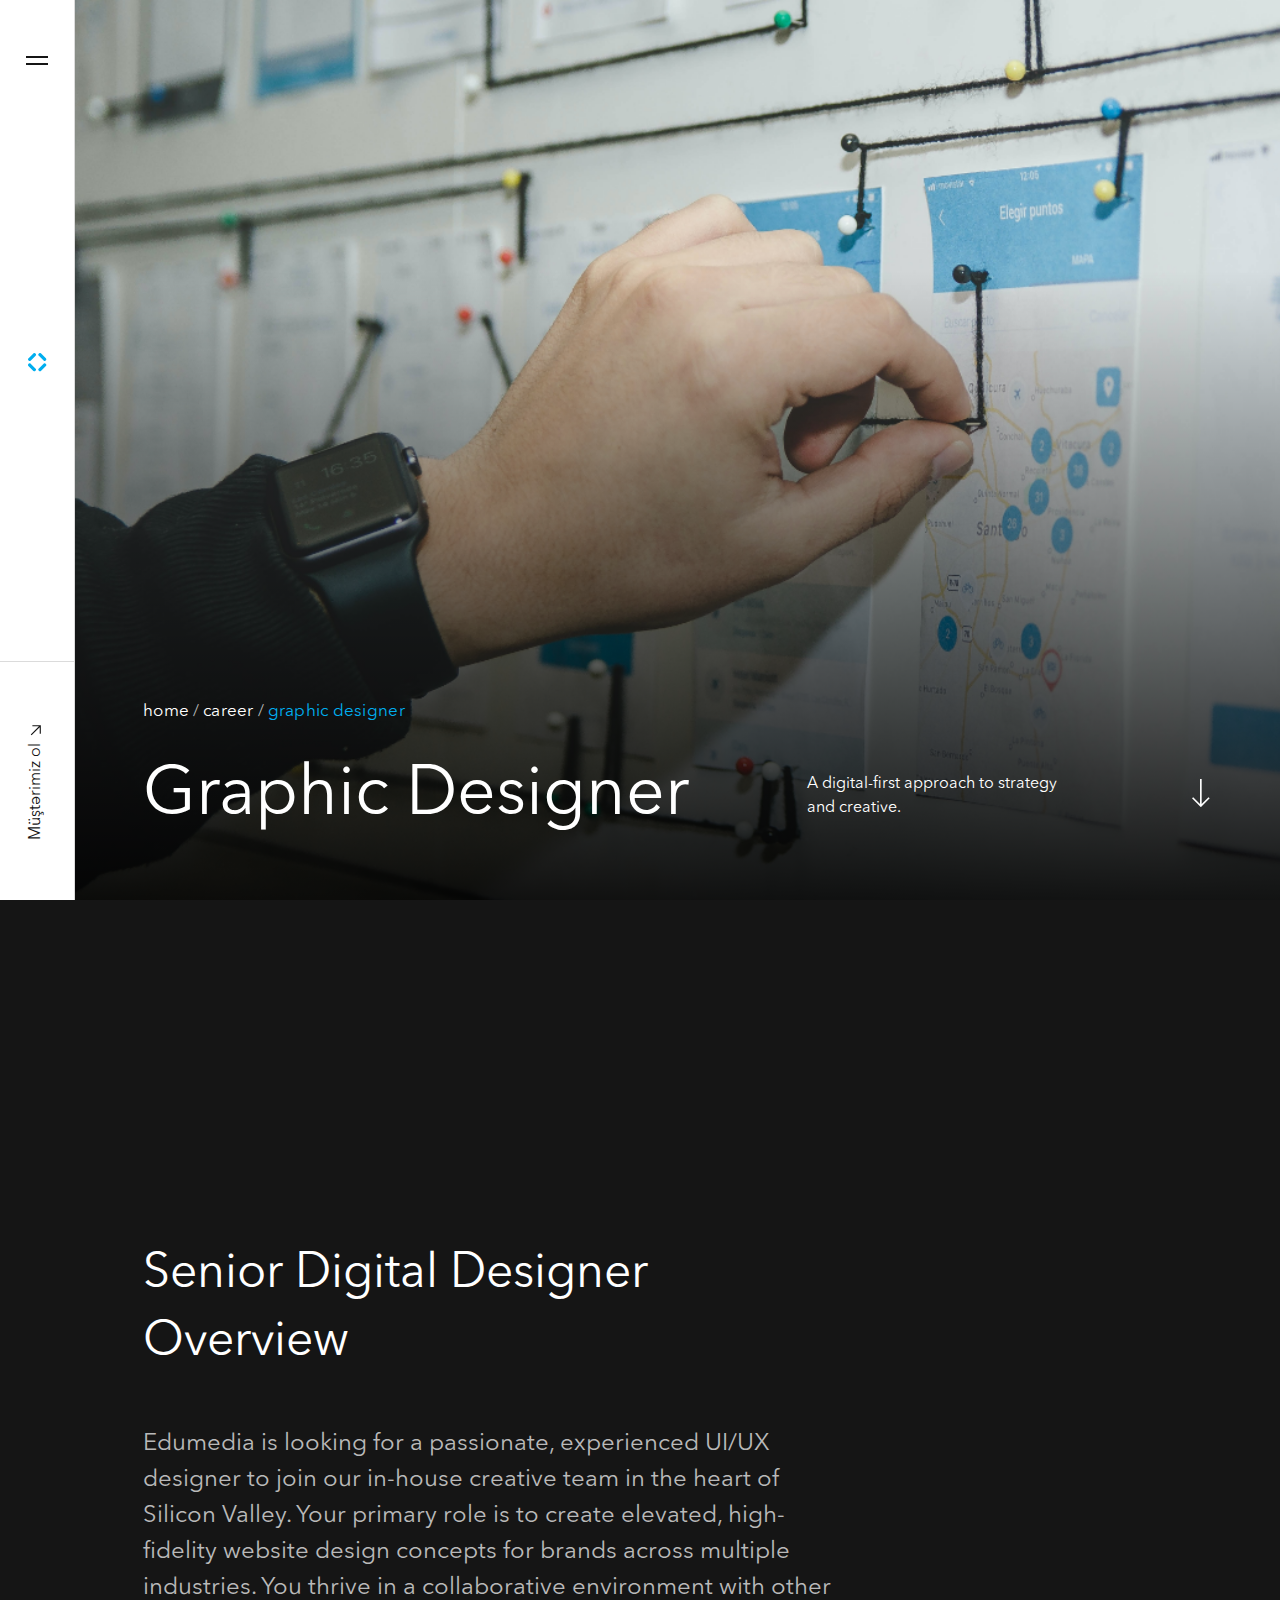
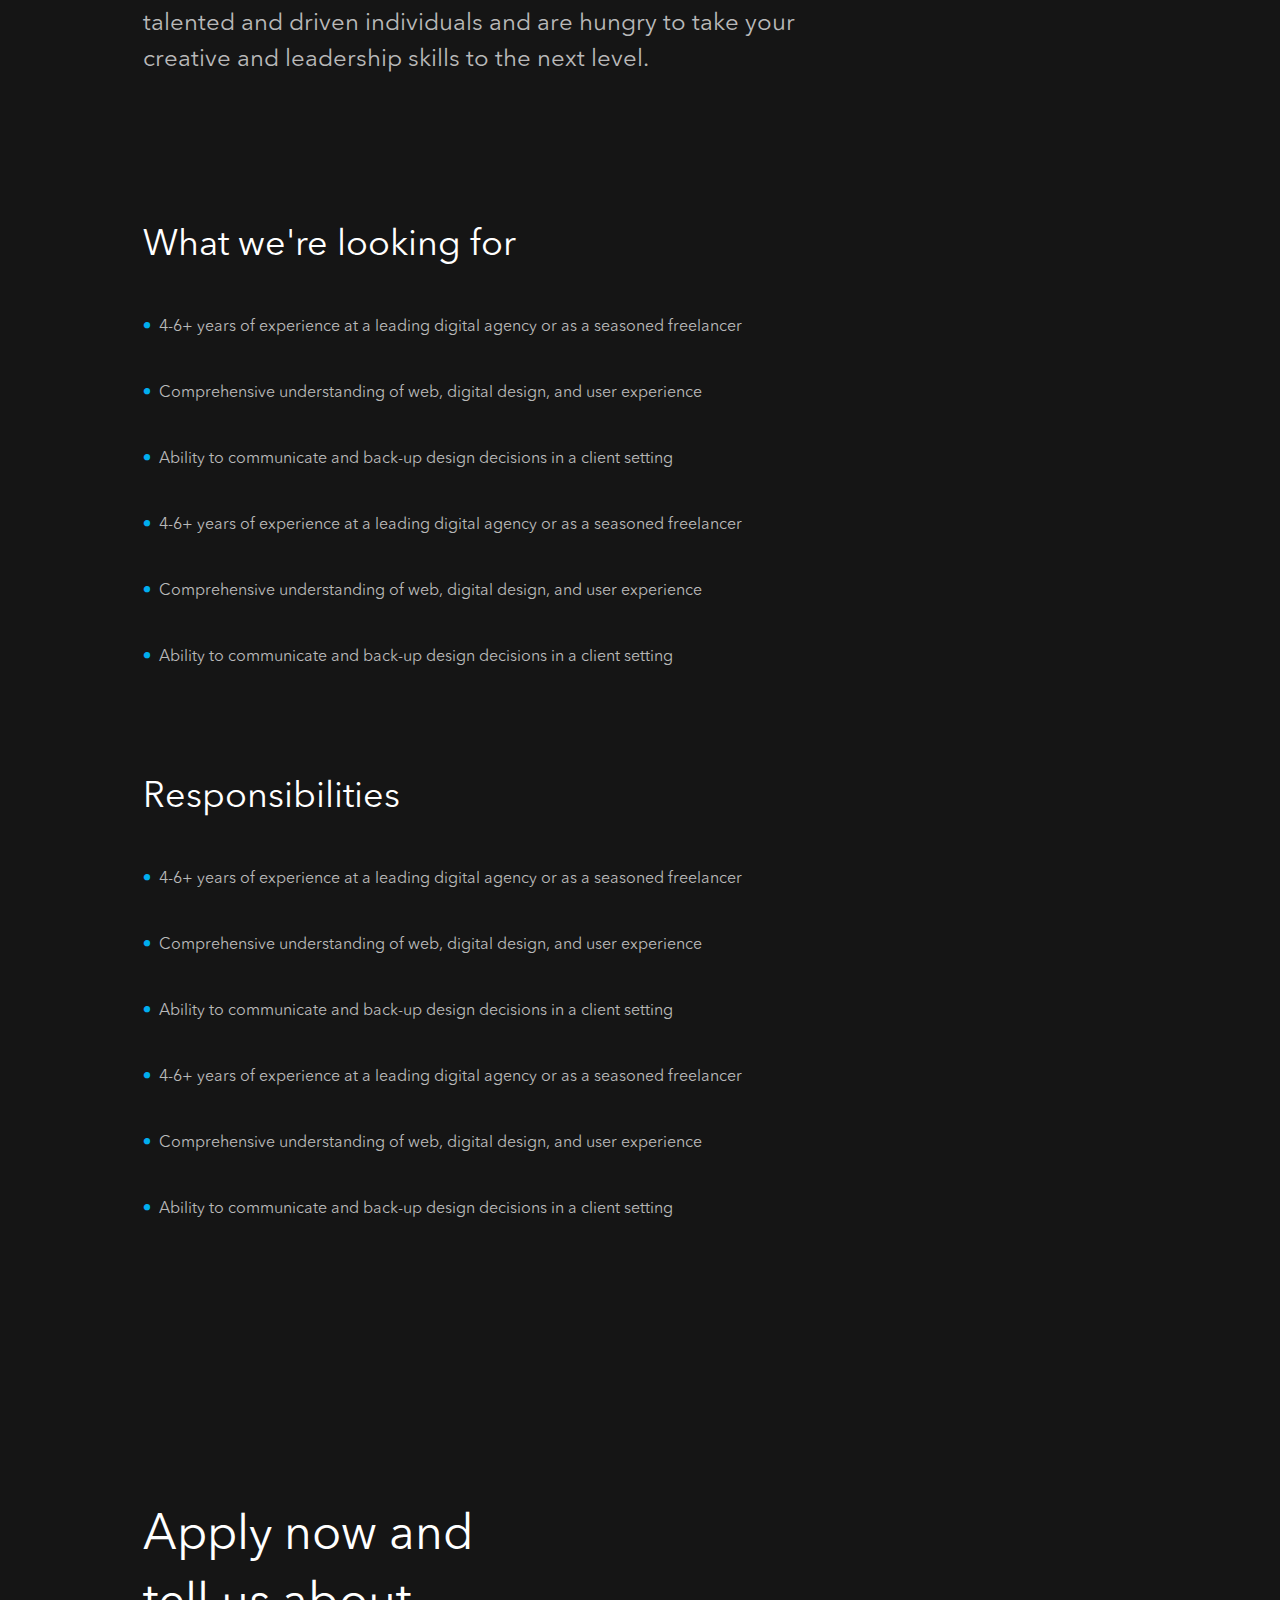
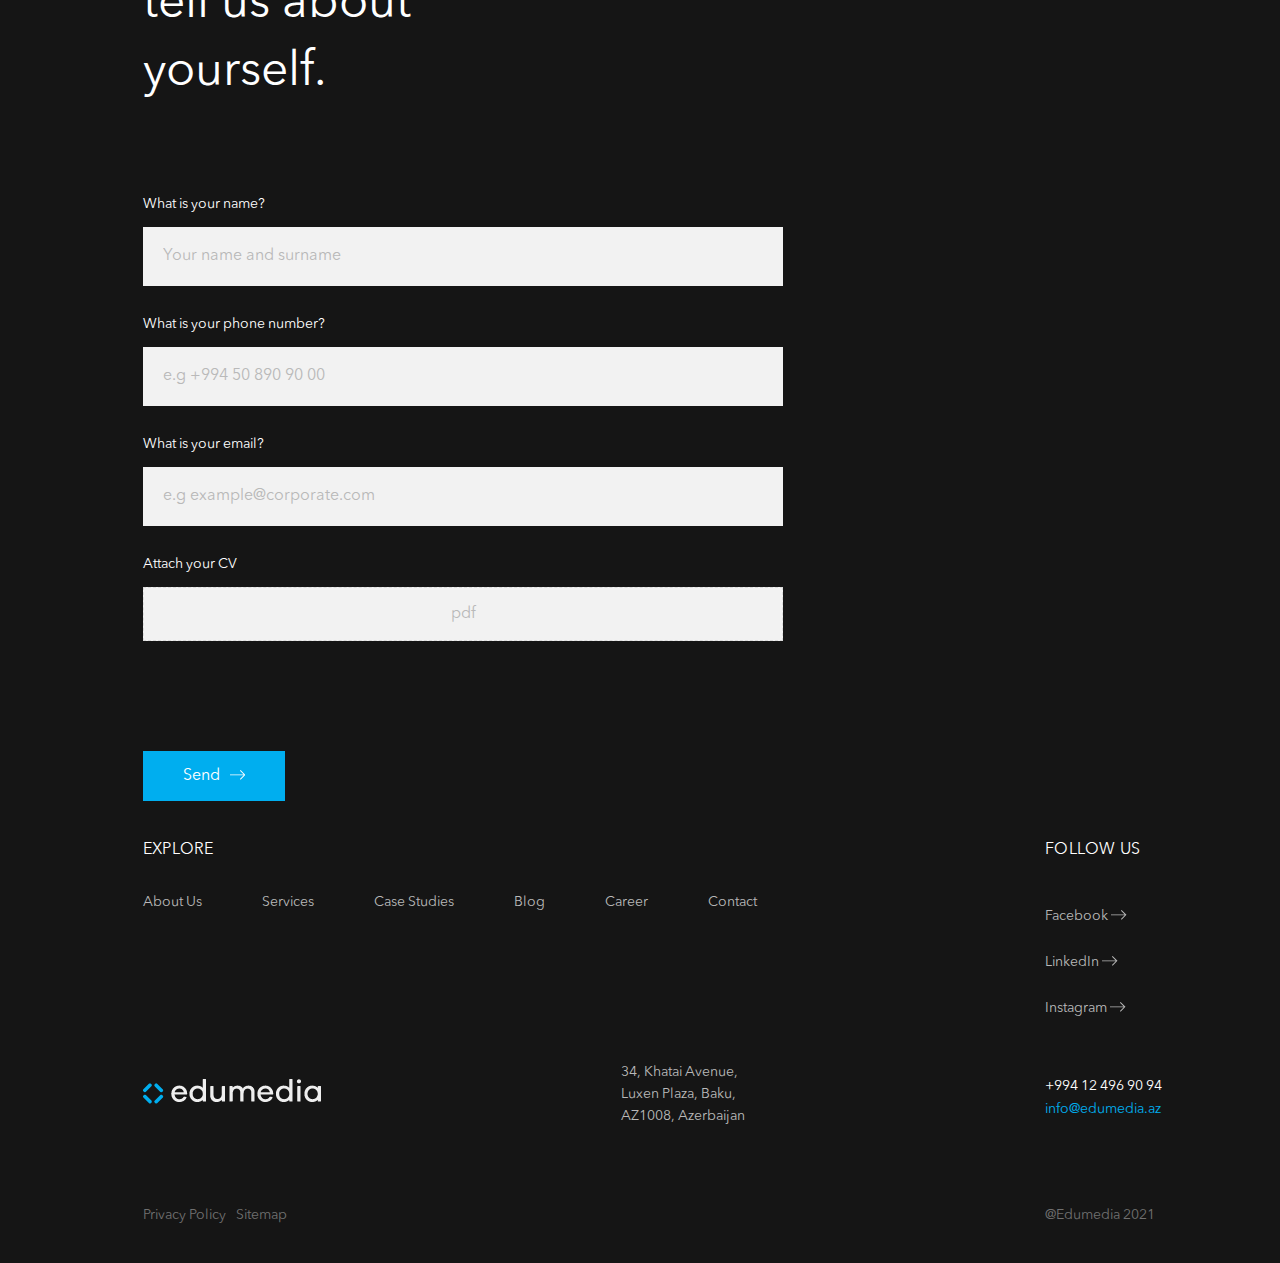
<file: graphic_designer.html>
<!DOCTYPE html>
<html lang="en">
<head>
    <meta charset="UTF-8">
    <meta http-equiv="X-UA-Compatible" content="IE=edge">
    <meta name="viewport" content="width=device-width, initial-scale=1.0">
    <title>Edumedia</title>

    <meta name="keywords" content="edumedia, edu, media, azerbaycan, azerbaijan, azərbaycan">
    <meta name="description" content="EDUMEDIA"> 
    <meta name="author" content="Farid Yusifov - Frontend Web Developer - Edumedia Azerbaijan">
    <meta name="copyright" content="Farid Yusifov - Frontend Web Developer - Edumedia Azerbaijan">
    <meta property="og:title" content="EDUMEDIA">
    <meta property="og:description" content="EDUMEDIA">
    <meta property="og:image" content="./img/sidebar-icon.png">
    <meta property="og:url" content="edumedia.az">
    
    <link rel="stylesheet" href="./css/main.css">
    <link rel="stylesheet" href="./css/responsive.css">
    <link rel="shortcut icon" href="./img/favicon (2).ico">
    <link rel="stylesheet" type="text/css" href="slick/slick.css"/>
    <link rel="stylesheet" type="text/css" href="slick/slick-theme.css"/>
</head>
<body>
    <div class="app">
        <div id="sidebar" class="sidebar sidebar_bg_light">
            <div class="sidebar_body">
                <div class="sidebar_btn" title="Toggle button" id="open_menu_btn">
                    <div class="bar1 sidebar_menu_icon sidebar_menu_icon_clr_dark"></div>
                    <div class="bar2 sidebar_menu_icon sidebar_menu_icon_clr_dark"></div>        
                </div>
                <a href="index.html" class="sidebar_icon">
                    <img src="./img/sidebar-icon.png" alt="">
                    <p class="sidebar_icon_text sidebar_icon_text_clr">edumedia</p>                  
                </a>
                <a href="contact.html" class="customer_btn_light">
                    <div class="customerLink customer_btn_clr">
                        Müştərimiz ol
                        <svg xmlns="http://www.w3.org/2000/svg" width="18.162" height="18.162" viewBox="0 0 18.162 18.162">
                            <g id="noun_Left_1920800" transform="translate(29.617 16.393) rotate(135)">
                              <path id="Path_19" data-name="Path 19" d="M8.492,25.684l.792-.809L4.662,20.253H16.2V19.131H4.662l4.622-4.622L8.492,13.7,2.5,19.692Z" transform="translate(0 0)" fill="#151515"/>
                            </g>
                        </svg>
                    </div>
                </a>
            </div>
        </div>
        <div id="onclick_sidebar" class="onclick_sidebar" >
			<div class="onclick_sidebar_body">
				<div class="onclick_sidebar_top">
					<div class="onclick_sidebar_lang">
						<a href="#" class="onclick_sidebar_lang_item">AZ</a>
						<a href="#" class="onclick_sidebar_lang_item active">ENG</a>
					</div>
					<ul class="onclick_sidebar_header">
						<li class="onclick_sidebar_header_item">
							<a href="#">Facebook</a>
						</li>
						<li class="onclick_sidebar_header_item">
							<a href="#">LinkedIn</a>
						</li>
						<li class="onclick_sidebar_header_item">
							<a href="#">Instagram</a>
						</li>
					</ul>
				</div>
				<ul class="onclick_sidebar_content">
					<li class="onclick_sidebar_content_item">
						<a href="index.html" class="onclick_sidebar_content_item_link active">Home</a>
					</li>
					<li class="onclick_sidebar_content_item">
						<a href="service.html" class="onclick_sidebar_content_item_link">Services</a>
					</li>
					<li class="onclick_sidebar_content_item">
						<a href="case_studies.html" class="onclick_sidebar_content_item_link">Case Studies</a>
					</li>
					<li class="onclick_sidebar_content_item">
						<a href="about.html" class="onclick_sidebar_content_item_link">About Us</a>
					</li>
					<li class="onclick_sidebar_content_item">
						<a href="blog.html" class="onclick_sidebar_content_item_link">Blog</a>
					</li>
					<li class="onclick_sidebar_content_item">
						<a href="careers.html" class="onclick_sidebar_content_item_link">Careers</a>
					</li>
				</ul>
				<div class="onclick_sidebar_footer">
					<div class="onclick_section_footer">
						<a href="contact.html" class="btn onclick_mobile_section_footer_btn">
							Get in touch
							<svg xmlns="http://www.w3.org/2000/svg" width="15.467" height="9.707" viewBox="0 0 15.467 9.707">
								<g id="noun_Left_1920800" transform="translate(9.967 23.407) rotate(180)">
									<path id="Path_19" data-name="Path 19" d="M7.354,23.407,8,22.752,4.252,19.008H17.966V18.1H4.252L8,14.355,7.354,13.7,2.5,18.554Z" transform="translate(-8 0)" fill="#151515"></path>
								</g>
								</svg>
							</a>
					</div>
					<div class="onclick_sidebar_footer_body">
						<a href="index.html" class="footer_center_icon">
							<img src="./img/page icon.png" alt="page icon">
						</a>
						<div class="footer_center_adress">
							<p>
								34, Khatai Avenue,  Luxen Plaza, <br> Baku, AZ1008, Azerbaijan
							</p>
						</div>
						<div class="footer_center_contact">
							<a class="footer_center_contact_mail" href="#">info@edumedia.az</a>
						</div>
					</div>
				</div>
			</div>
		</div>
        <div class="container" id="container">
            <!-- <div class="section page_header bgColor pd_mobile" data-color="white">
                <div class="page_header_top">
                    <ul class="page_breadcrumb">
                        <li class="page_breadcrumb_item">
                            <a href="index.html">home</a>
                        </li>
                        <li class="page_breadcrumb_item page_breadcrumb_item_clr">
                            <a href="careers.html">career</a>
                        </li>
                        <li class="page_breadcrumb_item page_breadcrumb_item_clr">
                            <a href="graphic_designer.html">graphic designer</a>
                        </li>
                    </ul>
                </div>
                <div class="page_header_bottom">
                    <p class="page_header_topic page_header_topic_clr">
                        Graphic Designer
                    </p>
                    <div class="page_header_desc page_header_desc_clr">
                        <p>
                            A digital-first approach to strategy and creative.
                        </p>
                    </div>
                </div>
				<div class="page_img">
					<div class="page_img_main pd_top100_mobile">
						<div class="page_img_body">
							<img src="./img/graphic desiner img.png" alt="">
						</div>
					</div>
				</div>
            </div> -->
			<div class="section main_header bgColor pd_mobile_0" >
                <div class="header_content">
                    <div class="header_content_img">
                        <img src="./img/graphic desiner img.png" alt="">
                    </div>
                    <div class="header_content_text">
                        <!-- <div class="header_content_text_body">
                            <p class="header_content_text_date">01 March 2021</p>
                            <h3 class="header_content_text_title">BI System for the Ministry of Education</h3>
                        </div> -->0
                        <div class="page_header_top">
                            <ul class="page_breadcrumb">
                                <li class="page_breadcrumb_item main_header_head">
                                    <a href="index.html">home</a>
                                </li>
                                <li class="page_breadcrumb_item main_header_head">
                                    <a href="careers.html">career</a>
                                </li>
                                <li class="page_breadcrumb_item">
                                    <a href="graphic_designer.html">graphic designer</a>
                                </li>
                            </ul>
                        </div>
                        <div class="page_header_bottom main_header_head">
                            <p class="page_header_topic page_header_topic_clr">
                                Graphic Designer
                            </p>
                            <div class="page_header_desc page_header_desc_clr">
                                <p>
                                    A digital-first approach to strategy and creative.
                                </p>
                            </div>
                            <div alt="scrollBtn" id="button" class="arrow section-down-arrow-wrap scroller">
                                <svg xmlns="http://www.w3.org/2000/svg" width="17.692" height="28.189" viewBox="0 0 17.692 28.189">
                                    <g id="noun_Left_1920800" transform="translate(-13.7 30.689) rotate(-90)">
                                    <path id="Path_19" data-name="Path 19" d="M11.346,31.392l1.17-1.194L5.692,23.375h25V21.718h-25l6.823-6.823L11.346,13.7,2.5,22.546Z" transform="translate(0 0)" fill="#fff"/>
                                    </g>
                                </svg>
                            </div>
                        </div>
                        <div class="overlay"></div>
                    </div>
                </div>
            </div>
            <div class="section designer_overview bgColor fadeUp pd_mobile" data-color="black">
                <div class="designer_overview_content">
                    <h1 class="designer_overview_content_head">Senior Digital Designer Overview</h1>
                    <p class="designer_overview_content_desc">Edumedia is looking for a passionate, experienced UI/UX designer to join our in-house creative team in the heart of Silicon Valley. Your primary role is to create elevated, high-fidelity website design concepts for brands across multiple industries. You thrive in a collaborative environment with other talented and driven individuals and are hungry to take your creative and leadership skills to the next level.</p>
                </div>
                <div class="designer_overview_needs">
                    <div class="designer_overview_needs_item" data-aos="fade-up">
                        <h2 class="designer_overview_needs_item_title">What we're looking for</h2>
                        <ul class="designer_overview_needs_item_body">
                            <li class="designer_overview_needs_item_body_li">4-6+ years of experience at a leading digital agency or as a seasoned freelancer</li>
                            <li class="designer_overview_needs_item_body_li">Comprehensive understanding of web, digital design, and user experience</li>
                            <li class="designer_overview_needs_item_body_li">Ability to communicate and back-up design decisions in a client setting</li>
                            <li class="designer_overview_needs_item_body_li">4-6+ years of experience at a leading digital agency or as a seasoned freelancer</li>
                            <li class="designer_overview_needs_item_body_li">Comprehensive understanding of web, digital design, and user experience</li>
                            <li class="designer_overview_needs_item_body_li">Ability to communicate and back-up design decisions in a client setting</li>
                        </ul>
                    </div>
                    <div class="designer_overview_needs_item" data-aos="fade-up">
                        <h2 class="designer_overview_needs_item_title">Responsibilities</h2>
                        <ul class="designer_overview_needs_item_body">
                            <li class="designer_overview_needs_item_body_li">4-6+ years of experience at a leading digital agency or as a seasoned freelancer</li>
                            <li class="designer_overview_needs_item_body_li">Comprehensive understanding of web, digital design, and user experience</li>
                            <li class="designer_overview_needs_item_body_li">Ability to communicate and back-up design decisions in a client setting</li>
                            <li class="designer_overview_needs_item_body_li">4-6+ years of experience at a leading digital agency or as a seasoned freelancer</li>
                            <li class="designer_overview_needs_item_body_li">Comprehensive understanding of web, digital design, and user experience</li>
                            <li class="designer_overview_needs_item_body_li">Ability to communicate and back-up design decisions in a client setting</li>
                        </ul>
                    </div>
                </div>
            </div>
            <div class="section about_yourself bgColor fadeUp pd_mobile" data-color="white">
                <div class="about_yourself_header">
                    <h1 class="about_yourself_header_head">Apply now and tell us about yourself.</h1>
                </div>
                <div class="about_yourself_content">
                    <form action="#">
                        <div class="formItem">
                            <label for="name">What is your name?</label>
                            <input type="text" id="name" placeholder="Your name and surname" class="contact_input">
                        </div>
                        <div class="formItem">
                            <label for="number">What is your phone number?</label>
                            <input type="text" id="number" placeholder="e.g +994 50 890 90 00" class="contact_input">
                        </div>
                        <div class="formItem">
                            <label for="email">What is your email?</label>
                            <input type="text" id="email" placeholder="e.g example@corporate.com" class="contact_input">
                        </div>
                        <div class="formItem">
                            <label for="cv">Attach your CV</label>
                            <div class="about_yourself_content_form_file">
                                <label class="about_yourself_content_form_label" for="cv">pdf</label>
                                <input type="file" class="about_yourself_content_form_control">
                            </div>
                        </div>
                        <a href="#" type="submit" class="contact_btn">
                            Send
                            <svg xmlns="http://www.w3.org/2000/svg" width="15.467" height="9.707" viewBox="0 0 15.467 9.707">
                                <g id="noun_Left_1920800" transform="translate(36.967 23.407) rotate(180)">
                                    <path id="Path_19" data-name="Path 19" d="M7.354,23.407,8,22.752,4.252,19.008H17.966V18.1H4.252L8,14.355,7.354,13.7,2.5,18.554Z" transform="translate(19 0)" fill="#fff"></path>
                                </g>
                            </svg>
                        </a>
                    </form>
                </div>
            </div>
            <div class="section footer pd_mobile">
				<div class="footer_content">
					<div class="footer_top">
						<div class="footer_explore">
							<h2 class="footer_head">EXPLORE</h2>
							<ul class="footer_explore_nav">
								<li class="footer_explore_nav_item">
									<a href="about.html">About Us</a>
								</li>
								<li class="footer_explore_nav_item">
									<a href="service.html">Services</a>
								</li>
								<li class="footer_explore_nav_item">
									<a href="case_studies.html">Case Studies</a>
								</li>
								<li class="footer_explore_nav_item">
									<a href="blog.html">Blog</a>
								</li>
								<li class="footer_explore_nav_item">
									<a href="careers.html">Career</a>
								</li>
								<li class="footer_explore_nav_item">
									<a href="contact.html">Contact</a>
								</li>
							</ul>
						</div>
						<div class="footer_follow_us">
							<h2 class="footer_head">FOLLOW US </h2>
							<ul class="follow_us_nav"> 
								<li class="follow_us_nav_item">
									<a href="https://www.facebook.com/edumedia.azerbaijan">
										Facebook
										<svg xmlns="http://www.w3.org/2000/svg" width="15.467" height="9.707" viewBox="0 0 15.467 9.707">
											<g id="noun_Left_1920800" transform="translate(9.967 23.407) rotate(180)">
												<path id="Path_19" data-name="Path 19" d="M7.354,23.407,8,22.752,4.252,19.008H17.966V18.1H4.252L8,14.355,7.354,13.7,2.5,18.554Z" transform="translate(-8 0)"></path>
											</g>
										</svg>
									</a>
								</li>
								<li class="follow_us_nav_item">
									<a href="https://www.linkedin.com/company/edumedia-azerbaijan-llc/?originalSubdomain=tr">
										LinkedIn
										<svg xmlns="http://www.w3.org/2000/svg" width="15.467" height="9.707" viewBox="0 0 15.467 9.707">
											<g id="noun_Left_1920800" transform="translate(9.967 23.407) rotate(180)">
												<path id="Path_19" data-name="Path 19" d="M7.354,23.407,8,22.752,4.252,19.008H17.966V18.1H4.252L8,14.355,7.354,13.7,2.5,18.554Z" transform="translate(-8 0)"></path>
											</g>
										</svg>
									</a>
								</li>
								<li class="follow_us_nav_item">
									<a href="https://www.instagram.com/edumediaaz/">
										Instagram
										<svg xmlns="http://www.w3.org/2000/svg" width="15.467" height="9.707" viewBox="0 0 15.467 9.707">
											<g id="noun_Left_1920800" transform="translate(9.967 23.407) rotate(180)">
												<path id="Path_19" data-name="Path 19" d="M7.354,23.407,8,22.752,4.252,19.008H17.966V18.1H4.252L8,14.355,7.354,13.7,2.5,18.554Z" transform="translate(-8 0)"></path>
											</g>
										</svg>
									</a>
								</li>
							</ul>
						</div>
					</div>
					<div class="footer_center">
						<a href="index.html" class="footer_center_icon">
							<img src="./img/page icon.png" alt="">
						</a>
						<div class="footer_center_adress">
							<p>
								34, Khatai Avenue, <br> Luxen Plaza, Baku, <br> AZ1008, Azerbaijan
							</p>
						</div>
						<div class="footer_center_contact">
							<a href="tel:+994124969094" class="footer_center_contact_number">+994 12 496 90 94</a>
							<a class="footer_center_contact_mail" href="mailto::info@edumedia.az">info@edumedia.az</a>
						</div>
					</div>
					<div class="footer_bottom">
						<ul class="footer_bottom_nav">
							<li class="footer_bottom_nav_item">
								<a href="privacyPolicy.html">Privacy Policy</a>
							</li>
							<li class="footer_bottom_nav_item">
								<a href="siteMap.html">Sitemap</a>
							</li>
						</ul>
						<div class="footer_bottom_right">
							<p class="footer_tag">@Edumedia 2021</p>
						</div>
					</div>
				</div>
			</div>
        </div>
    </div>
    <script src="./dist/jquery-3.6.0.min.js" integrity="sha256-/xUj+3OJU5yExlq6GSYGSHk7tPXikynS7ogEvDej/m4=" crossorigin="anonymous"></script>
	<script type="text/javascript" src="slick/slick.min.js"></script>
	<script src="./js/main.js"></script>
</body>
</html>
</file>
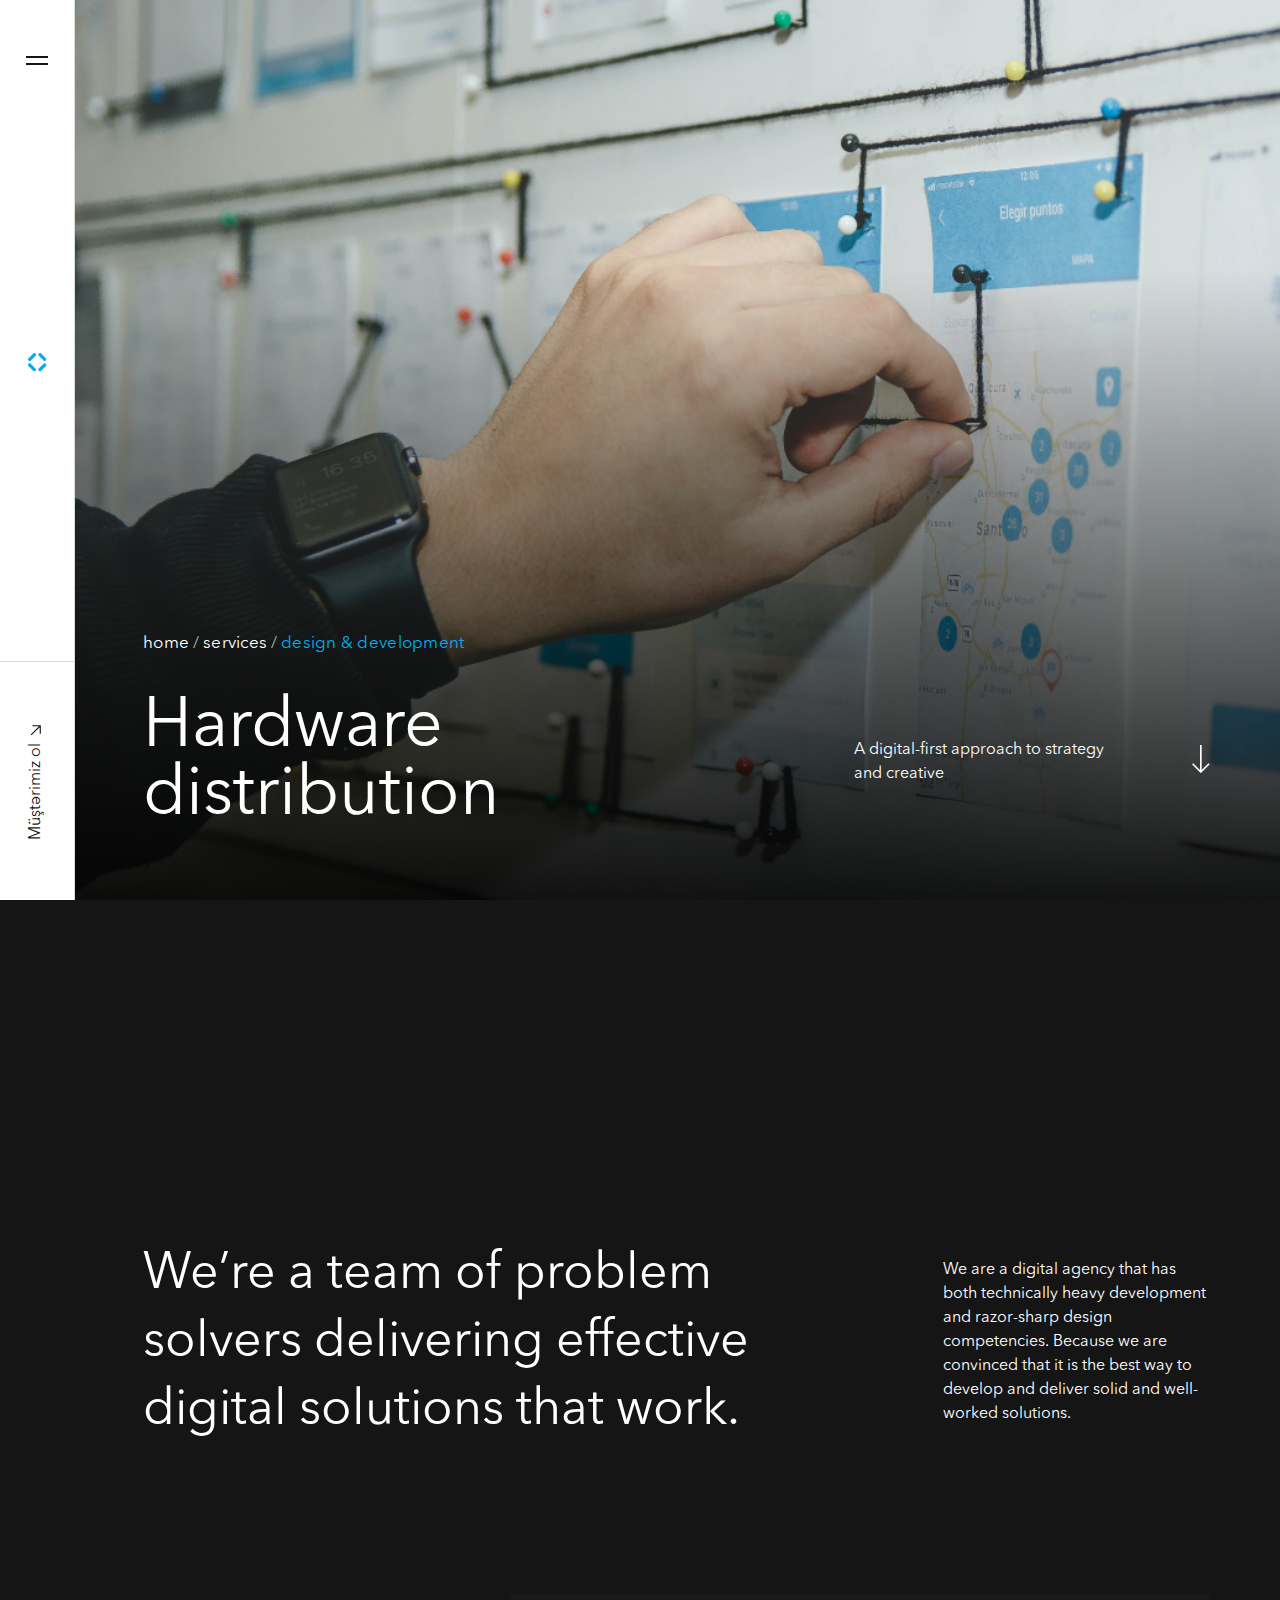
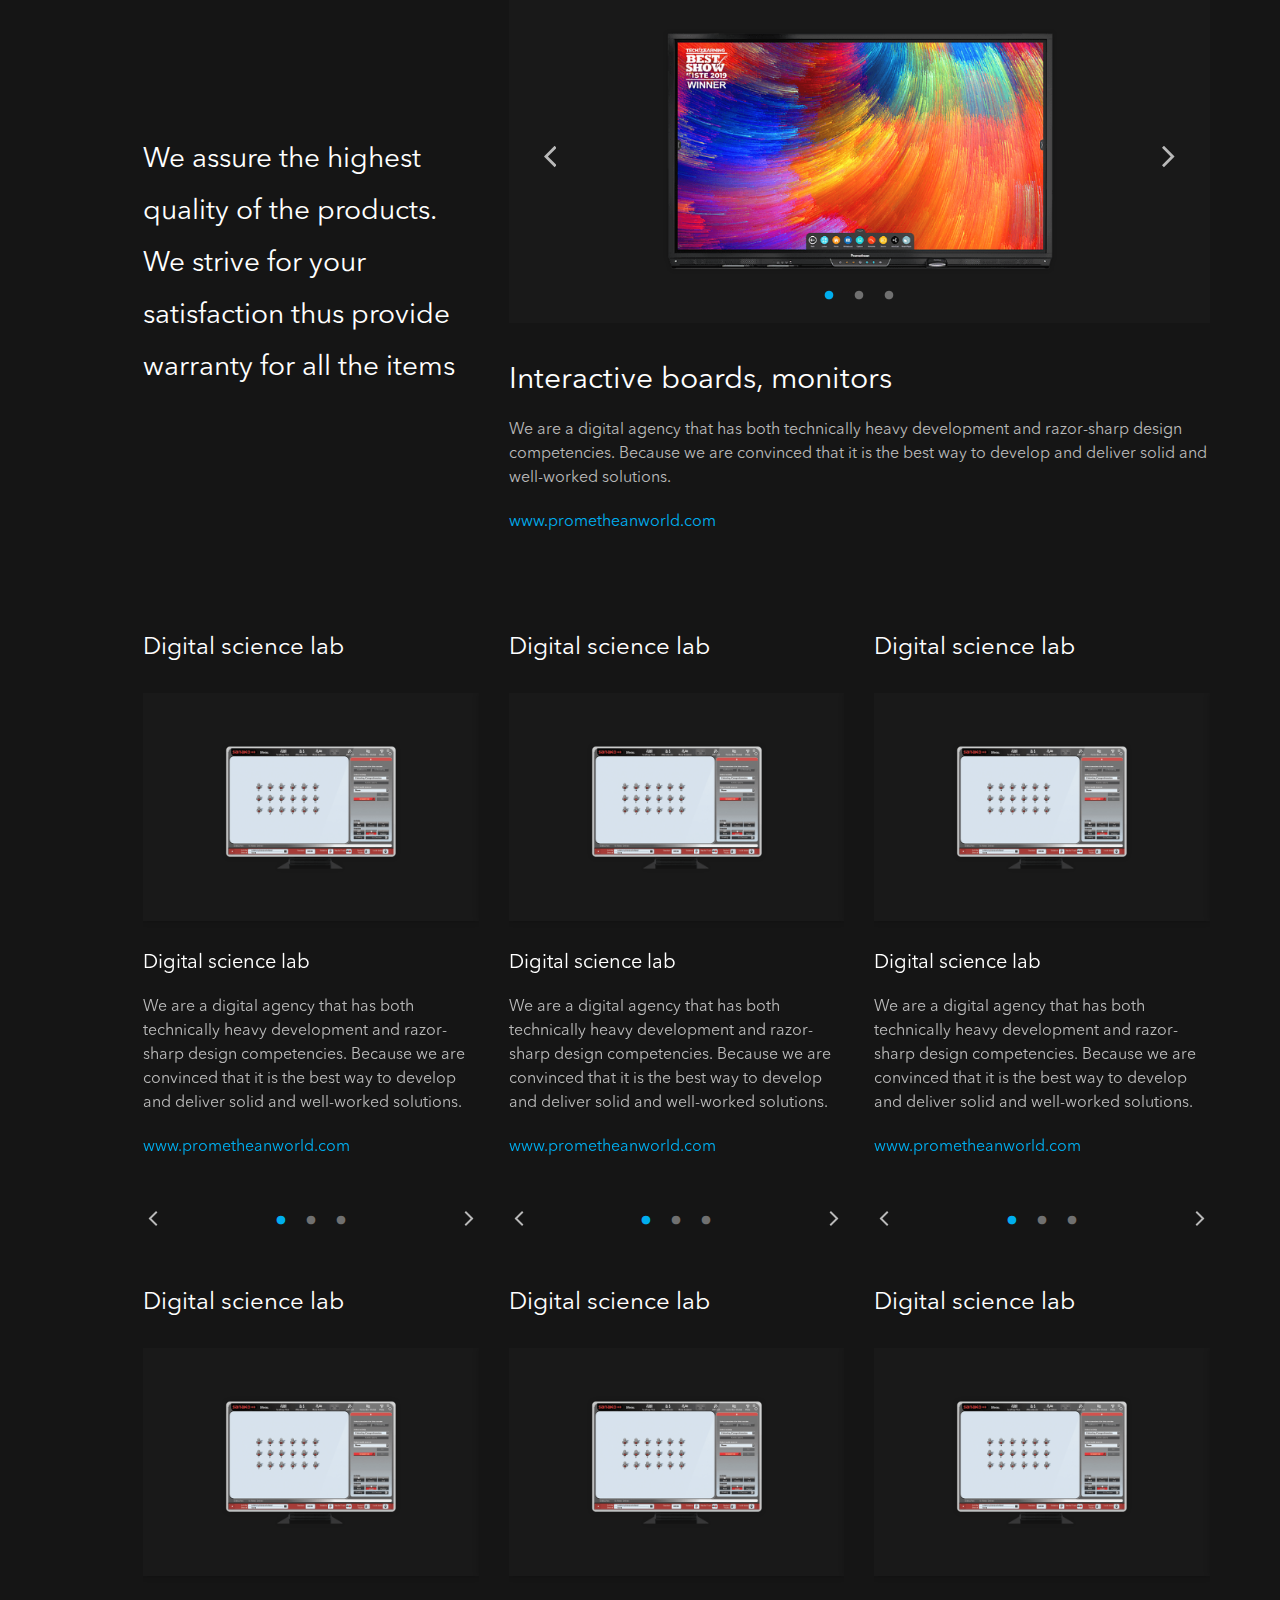
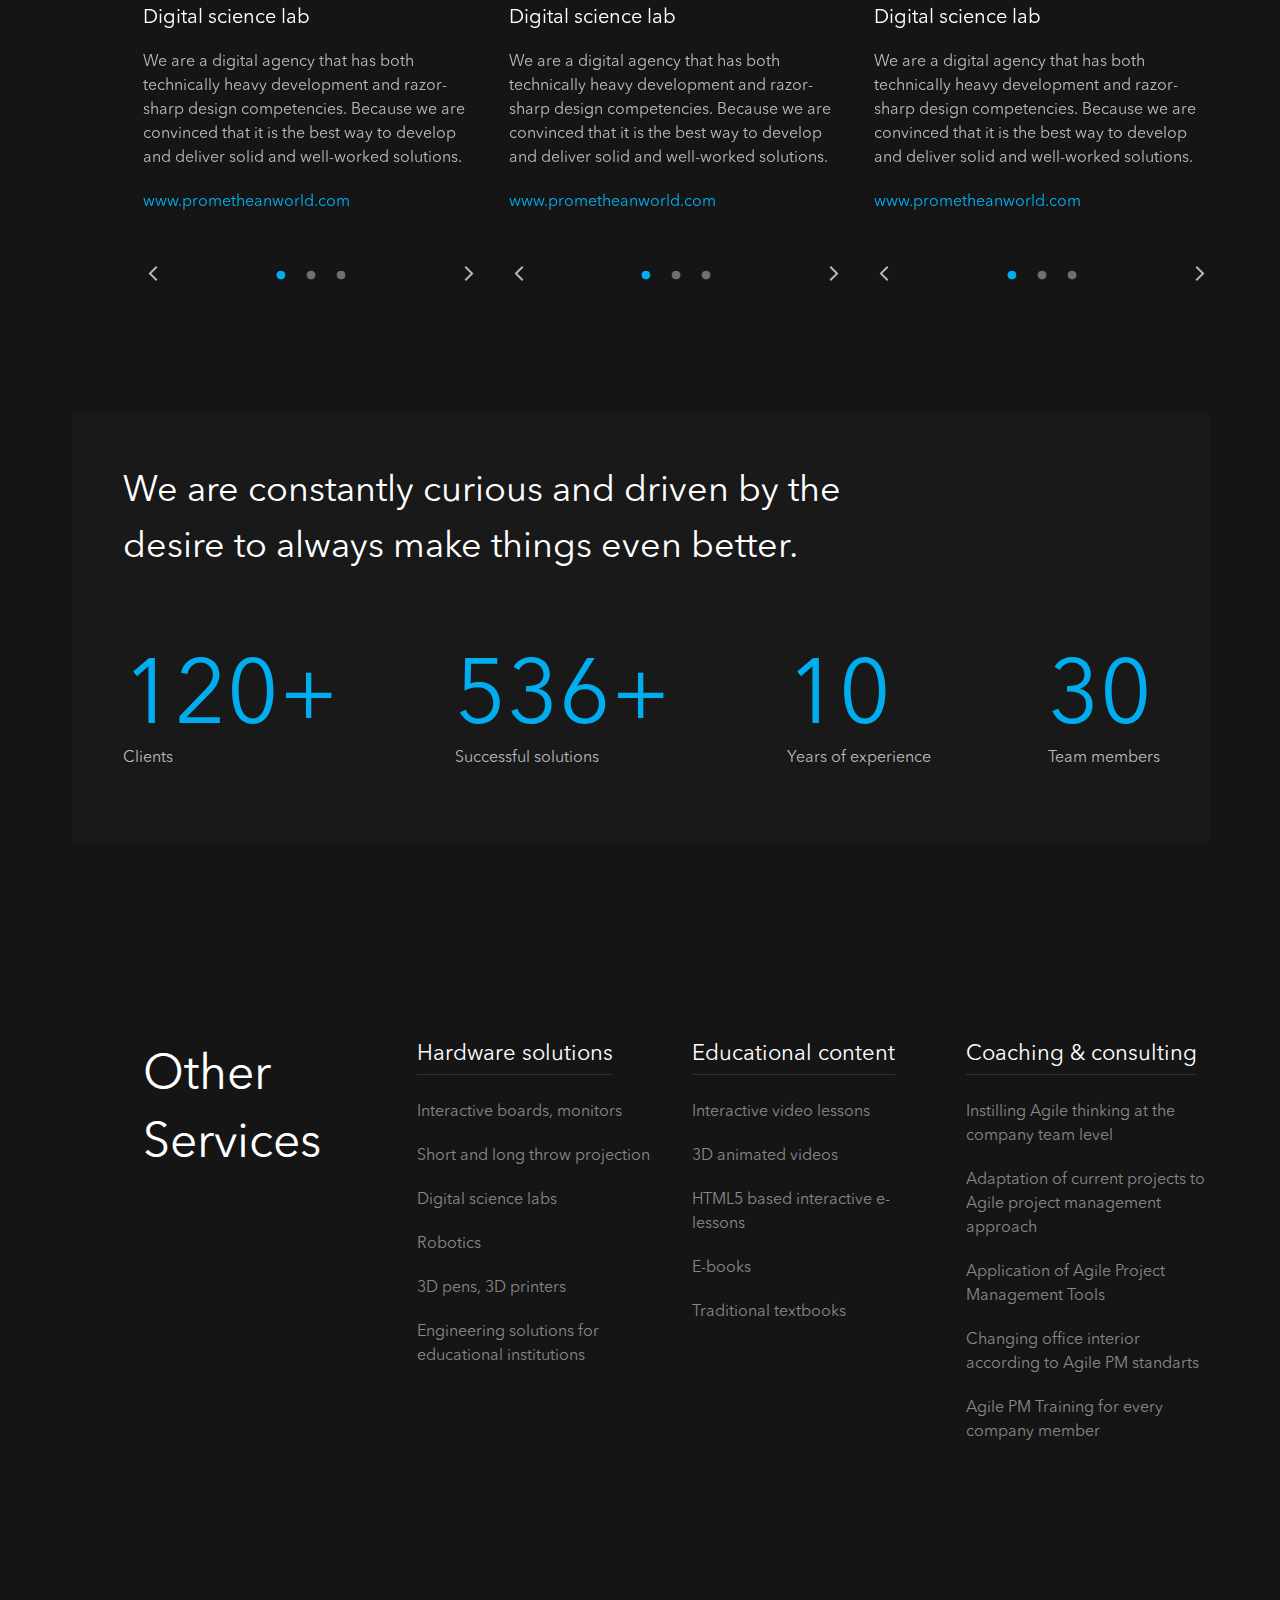
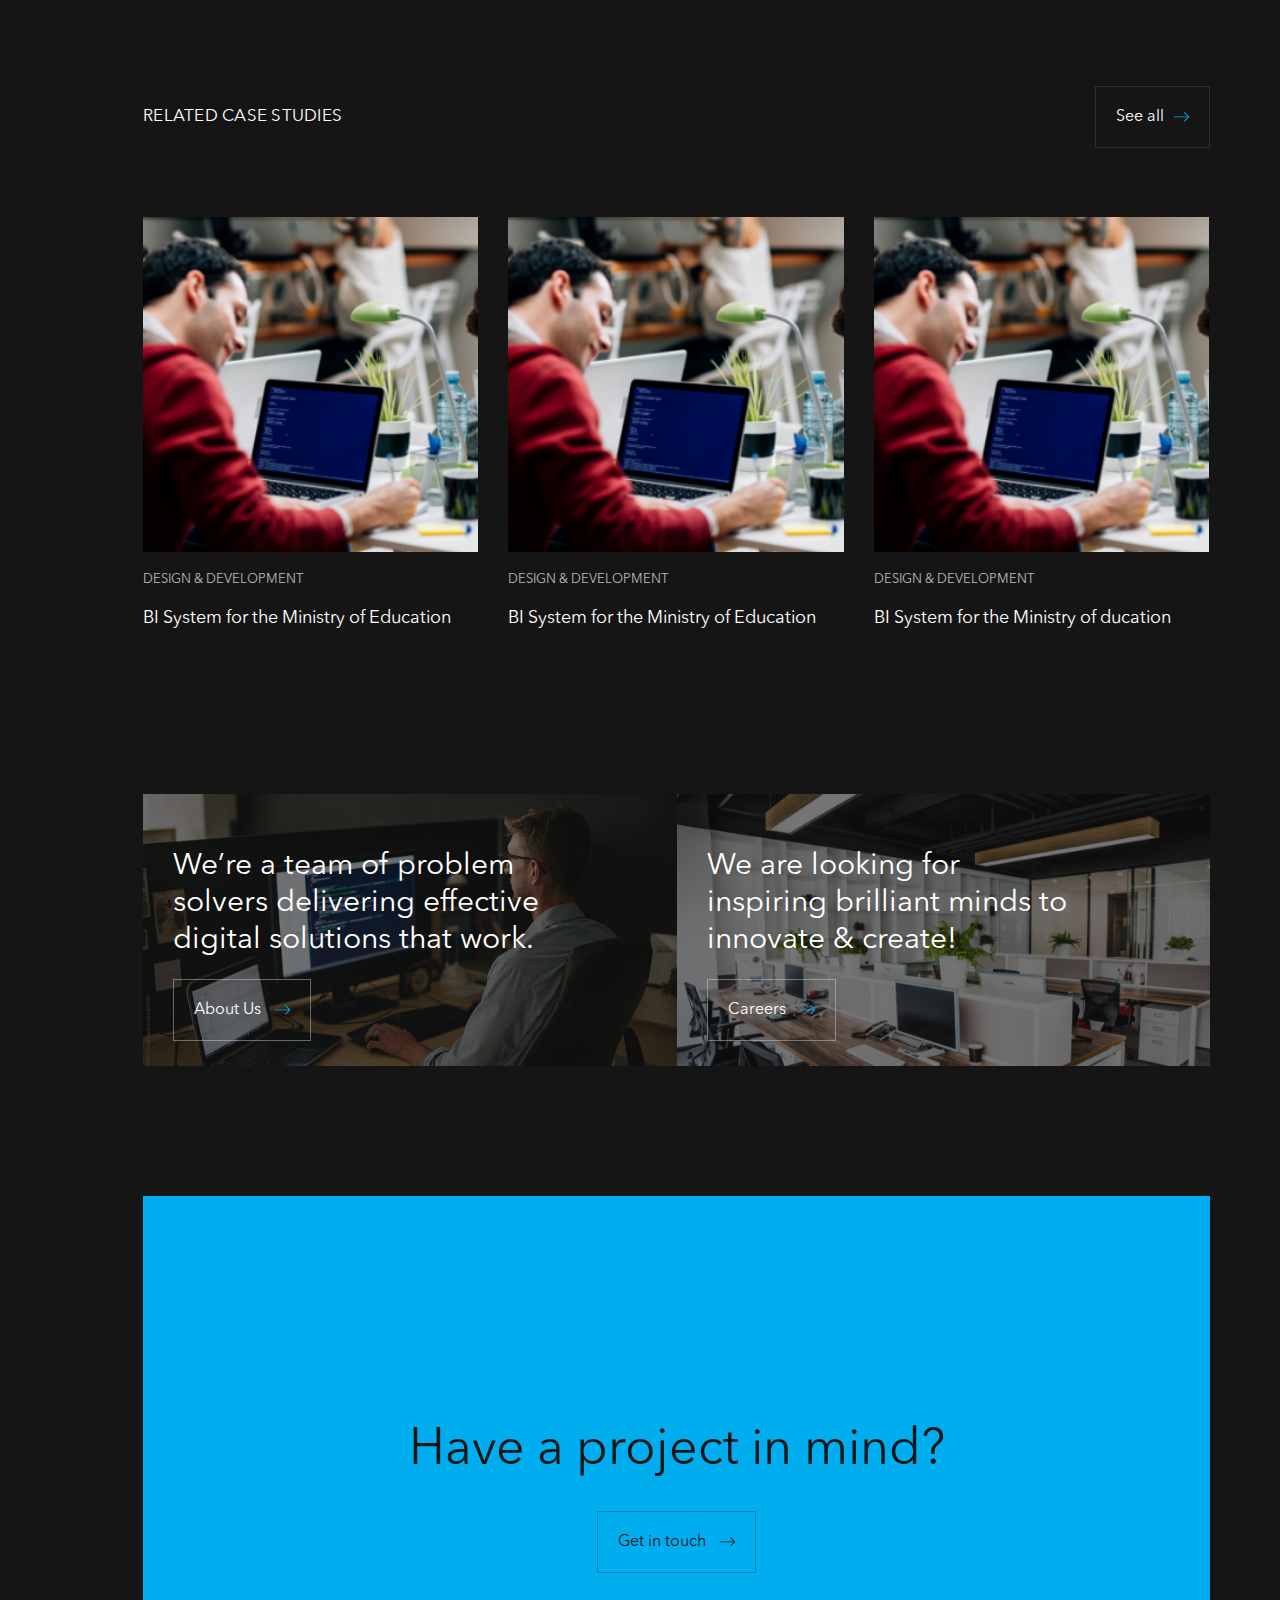
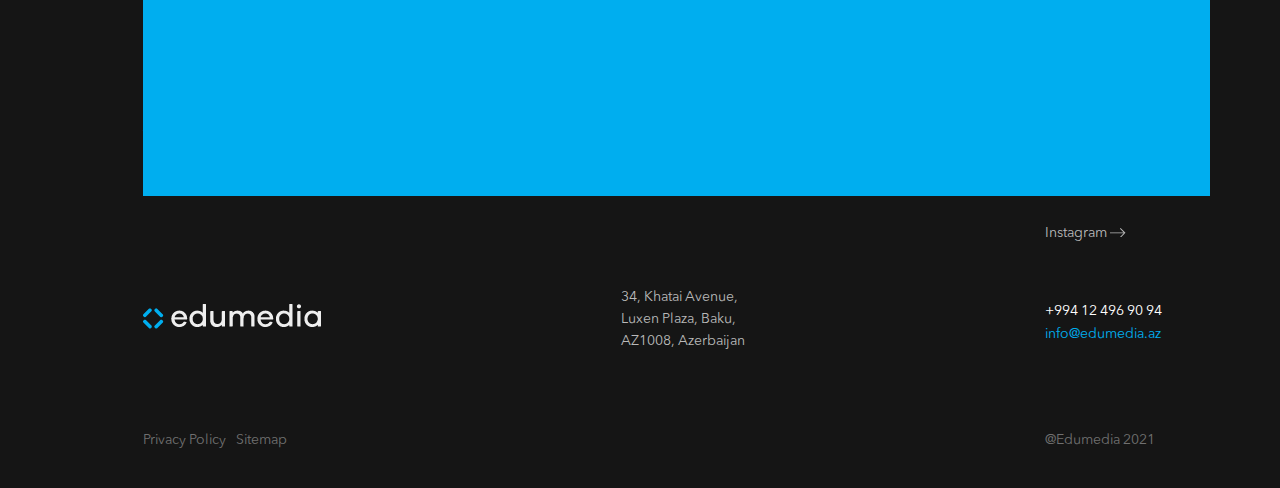
<file: hardwareDistribution.html>
<!DOCTYPE html>
<html lang="en">
<head>
    <meta charset="UTF-8">
    <meta http-equiv="X-UA-Compatible" content="IE=edge">
    <meta name="viewport" content="width=device-width, initial-scale=1.0">
    <title>Edumedia</title>

    <meta name="keywords" content="edumedia, edu, media, azerbaycan, azerbaijan, azərbaycan">
    <meta name="description" content="EDUMEDIA"> 
    <meta name="author" content="Farid Yusifov - Frontend Web Developer - Edumedia Azerbaijan">
    <meta name="copyright" content="Farid Yusifov - Frontend Web Developer - Edumedia Azerbaijan">
    <meta property="og:title" content="EDUMEDIA">
    <meta property="og:description" content="EDUMEDIA">
    <meta property="og:image" content="./img/sidebar-icon.png">
    <meta property="og:url" content="edumedia.az">
    
    <link rel="stylesheet" href="./css/main.css">
    <link rel="stylesheet" href="./css/responsive.css">
    <link rel="shortcut icon" href="./img/favicon (2).ico">
    <link rel="stylesheet" type="text/css" href="slick/slick.css"/>
    <link rel="stylesheet" type="text/css" href="slick/slick-theme.css"/>
</head>
<body>
    <div class="app">
        <div id="sidebar" class="sidebar sidebar_bg_light">
            <div class="sidebar_body">
                <div class="sidebar_btn" title="Toggle button" id="open_menu_btn">
                    <div class="bar1 sidebar_menu_icon sidebar_menu_icon_clr_dark"></div>
                    <div class="bar2 sidebar_menu_icon sidebar_menu_icon_clr_dark"></div>        
                </div>
                <a href="index.html" class="sidebar_icon">
                    <img src="./img/sidebar-icon.png" alt="">
                    <p class="sidebar_icon_text sidebar_icon_text_clr">edumedia</p>                 
                </a>
                <a href="contact.html" class="customer_btn_light">
                    <div class="customerLink customer_btn_clr">
                        Müştərimiz ol
                        <svg xmlns="http://www.w3.org/2000/svg" width="18.162" height="18.162" viewBox="0 0 18.162 18.162">
                            <g id="noun_Left_1920800" transform="translate(29.617 16.393) rotate(135)">
                              <path id="Path_19" data-name="Path 19" d="M8.492,25.684l.792-.809L4.662,20.253H16.2V19.131H4.662l4.622-4.622L8.492,13.7,2.5,19.692Z" transform="translate(0 0)" fill="#151515"></path>
                            </g>
                        </svg>
                    </div>
                </a>
            </div>
        </div>
        <div id="onclick_sidebar" class="onclick_sidebar" >
			<div class="onclick_sidebar_body">
				<div class="onclick_sidebar_top">
					<div class="onclick_sidebar_lang">
						<a href="#" class="onclick_sidebar_lang_item">AZ</a>
						<a href="#" class="onclick_sidebar_lang_item active">ENG</a>
					</div>
					<ul class="onclick_sidebar_header">
						<li class="onclick_sidebar_header_item">
							<a href="#">Facebook</a>
						</li>
						<li class="onclick_sidebar_header_item">
							<a href="#">LinkedIn</a>
						</li>
						<li class="onclick_sidebar_header_item">
							<a href="#">Instagram</a>
						</li>
					</ul>
				</div>
				<ul class="onclick_sidebar_content">
					<li class="onclick_sidebar_content_item">
						<a href="index.html" class="onclick_sidebar_content_item_link active">Home</a>
					</li>
					<li class="onclick_sidebar_content_item">
						<a href="service.html" class="onclick_sidebar_content_item_link">Services</a>
					</li>
					<li class="onclick_sidebar_content_item">
						<a href="case_studies.html" class="onclick_sidebar_content_item_link">Case Studies</a>
					</li>
					<li class="onclick_sidebar_content_item">
						<a href="about.html" class="onclick_sidebar_content_item_link">About Us</a>
					</li>
					<li class="onclick_sidebar_content_item">
						<a href="blog.html" class="onclick_sidebar_content_item_link">Blog</a>
					</li>
					<li class="onclick_sidebar_content_item">
						<a href="careers.html" class="onclick_sidebar_content_item_link">Careers</a>
					</li>
				</ul>
				<div class="onclick_sidebar_footer">
					<div class="onclick_section_footer">
						<a href="contact.html" class="btn onclick_mobile_section_footer_btn">
							Get in touch
							<svg xmlns="http://www.w3.org/2000/svg" width="15.467" height="9.707" viewBox="0 0 15.467 9.707">
								<g id="noun_Left_1920800" transform="translate(9.967 23.407) rotate(180)">
									<path id="Path_19" data-name="Path 19" d="M7.354,23.407,8,22.752,4.252,19.008H17.966V18.1H4.252L8,14.355,7.354,13.7,2.5,18.554Z" transform="translate(-8 0)" fill="#151515"></path>
								</g>
								</svg>
							</a>
					</div>
					<div class="onclick_sidebar_footer_body">
						<a href="index.html" class="footer_center_icon">
							<img src="./img/page icon.png" alt="page icon">
						</a>
						<div class="footer_center_adress">
							<p>
								34, Khatai Avenue,  Luxen Plaza, <br> Baku, AZ1008, Azerbaijan
							</p>
						</div>
						<div class="footer_center_contact">
							<a class="footer_center_contact_mail" href="#">info@edumedia.az</a>
						</div>
					</div>
				</div>
			</div>
		</div>
        <div class="container">
            <!-- <div class="section page_header bgColor pd_mobile" data-color="white">
                <div class="page_header_top">
                    <ul class="page_breadcrumb">
                        <li class="page_breadcrumb_item">
                            <a href="index.html">home</a>
                        </li>
                        <li class="page_breadcrumb_item page_breadcrumb_item_clr">
                            <a href="service.html">services</a>
                        </li>
                        <li class="page_breadcrumb_item page_breadcrumb_item_clr">
                            <a href="development.html">design & development</a>
                        </li>
                    </ul>
                </div>
                <div class="page_header_bottom">
                    <p class="page_header_topic page_header_topic_clr">
                        Hardware distribution
                    </p>
                    <div class="page_header_desc page_header_desc_clr">
                        <p>
                            A digital-first approach to strategy and creative.
                        </p>
                    </div>
                </div>
                <div class="page_img">
                    <div class="page_img_main pd_top100_mobile">
                        <div class="page_img_body">
                            <img src="./img/graphic desiner img.png" alt="">
                        </div>
                    </div>
                </div>
            </div> -->
            <div class="section main_header bgColor pd_mobile_0" >
                <div class="header_content">
                    <div class="header_content_img">
                        <img src="./img/graphic desiner img.png" alt="">
                    </div>
                    <div class="header_content_text">
                        <!-- <div class="header_content_text_body">
                            <p class="header_content_text_date">01 March 2021</p>
                            <h3 class="header_content_text_title">BI System for the Ministry of Education</h3>
                        </div> -->
                        <div class="page_header_top">
                            <ul class="page_breadcrumb">
                                <li class="page_breadcrumb_item main_header_head">
                                    <a href="index.html">home</a>
                                </li>
                                <li class="page_breadcrumb_item main_header_head">
                                    <a href="service.html">services</a>
                                </li>
                                <li class="page_breadcrumb_item">
                                    <a href="desing_development.html">design & development</a>
                                </li>
                            </ul>
                        </div>
                        <div class="page_header_bottom main_header_head">
                            <p class="page_header_topic">
                                Hardware distribution
                            </p>
                            <div class="page_header_desc page_header_desc_clr">
                                <p>
                                    A digital-first approach to strategy and creative
                                </p>
                            </div>
                            <div alt="scrollBtn" id="button" class="arrow section-down-arrow-wrap scroller">
                                <svg xmlns="http://www.w3.org/2000/svg" width="17.692" height="28.189" viewBox="0 0 17.692 28.189">
                                    <g id="noun_Left_1920800" transform="translate(-13.7 30.689) rotate(-90)">
                                    <path id="Path_19" data-name="Path 19" d="M11.346,31.392l1.17-1.194L5.692,23.375h25V21.718h-25l6.823-6.823L11.346,13.7,2.5,22.546Z" transform="translate(0 0)" fill="#fff"/>
                                    </g>
                                </svg>
                            </div>
                        </div>
                        <div class="overlay"></div>
                    </div>
                </div>
            </div>
            <div class="section hardwareDistribution_header bgColor fadeUp pd_mobile" data-color="black">
                <div class="page_header_bottom">
                    <p class="page_header_topic page_header_topic_font">
                        We’re a team of problem solvers delivering effective digital solutions that work.
                    </p>
                    <div class="page_header_desc">
                        <p>
                            We are a digital agency that has both technically heavy development and razor-sharp design competencies. Because we are convinced that it is the best way to develop and deliver solid and well- worked solutions.
                        </p>
                    </div>
                </div>
            </div>
            <div class="section hardwareDistribution bgColor fadeUp pd_mobile" data-color="black">
                <div class="hardwareDistribution_content">
                    <div class="hardwareDistribution_content_left">
                        <div class="hardwareDistribution_content_left_body">
                            <div class="hardwareDistribution_content_left_desc">
                                We assure the highest quality of the products. We strive for your satisfaction thus provide warranty for all the items
                            </div>
                        </div>
                    </div>
                    <div class="hardwareDistribution_content_right">
                        <div class="hardwareDistribution_content_right_body">
                            <div class="hardwareDistribution_content_right_body_images">
                                <div class="hardwareDistribution_content_right_body_slide">
                                    <div class="hardwareDistribution_content_right_body_slide_item">
                                        <img src="./img/PngItem_2516042.png" alt="">
                                    </div>
                                    <div class="hardwareDistribution_content_right_body_slide_item">
                                        <img src="./img/PngItem_2516042.png" alt="">
                                    </div>
                                    <div class="hardwareDistribution_content_right_body_slide_item">
                                        <img src="./img/PngItem_2516042.png" alt="">
                                    </div>
                                </div>
                            </div>
                            <div class="hardwareDistribution_content_right_body_desc">
                                <div class="hardwareDistribution_content_right_body_desc_head">
                                    Interactive boards, monitors
                                </div>
                                <div class="hardwareDistribution_content_right_body_desc_text">
                                    We are a digital agency that has both technically heavy development and razor-sharp design competencies. Because we are convinced that it is the best way to develop and deliver solid and well-worked solutions.
                                </div>
                                <a href="#" class="hardwareDistribution_content_right_body_desc_link">
                                    www.prometheanworld.com
                                </a>
                            </div>
                        </div>
                    </div>
                </div>
            </div>
            <div class="section hardwareDistributionCategories bgColor fadeUp pd_mobile" data-color="black">
                <div class="hardwareDistributionCategories_body">
                    <div class="hardwareDistributionCategories_body_category">
                        <div class="hardwareDistributionCategories_body_category_head">
                            Digital science lab
                        </div>
                        <div class="hardwareDistributionCategories_body_category_items">
                            <div class="hardwareDistributionCategories_body_category_item">
                                <div class="hardwareDistributionCategories_body_category_item_image">
                                    <img src="./img/hardwareDistribution_item.png" alt="">
                                </div>
                                <div class="hardwareDistributionCategories_body_category_item_content">
                                    <div class="hardwareDistributionCategories_body_category_item_content_head">
                                        Digital science lab
                                    </div>
                                    <div class="hardwareDistributionCategories_body_category_item_content_desc">
                                        We are a digital agency that has both technically heavy development and razor-sharp design competencies. Because we are convinced that it is the best way to develop and deliver solid and well-worked solutions.
                                    </div>
                                    <a href="#" class="hardwareDistributionCategories_body_category_item_content_link">
                                        www.prometheanworld.com
                                    </a>
                                </div>
                            </div>
                            <div class="hardwareDistributionCategories_body_category_item">
                                <div class="hardwareDistributionCategories_body_category_item_image">
                                    <img src="./img/hardwareDistribution_item.png" alt="">
                                </div>
                                <div class="hardwareDistributionCategories_body_category_item_content">
                                    <div class="hardwareDistributionCategories_body_category_item_content_head">
                                        Digital science lab
                                    </div>
                                    <div class="hardwareDistributionCategories_body_category_item_content_desc">
                                        We are a digital agency that has both technically heavy development and razor-sharp design competencies. Because we are convinced that it is the best way to develop and deliver solid and well-worked solutions.
                                    </div>
                                    <a href="#" class="hardwareDistributionCategories_body_category_item_content_link">
                                        www.prometheanworld.com
                                    </a>
                                </div>
                            </div>
                            <div class="hardwareDistributionCategories_body_category_item">
                                <div class="hardwareDistributionCategories_body_category_item_image">
                                    <img src="./img/hardwareDistribution_item.png" alt="">
                                </div>
                                <div class="hardwareDistributionCategories_body_category_item_content">
                                    <div class="hardwareDistributionCategories_body_category_item_content_head">
                                        Digital science lab
                                    </div>
                                    <div class="hardwareDistributionCategories_body_category_item_content_desc">
                                        We are a digital agency that has both technically heavy development and razor-sharp design competencies. Because we are convinced that it is the best way to develop and deliver solid and well-worked solutions.
                                    </div>
                                    <a href="#" class="hardwareDistributionCategories_body_category_item_content_link">
                                        www.prometheanworld.com
                                    </a>
                                </div>
                            </div>
                        </div>
                    </div>
                    <div class="hardwareDistributionCategories_body_category">
                        <div class="hardwareDistributionCategories_body_category_head">
                            Digital science lab
                        </div>
                        <div class="hardwareDistributionCategories_body_category_items">
                            <div class="hardwareDistributionCategories_body_category_item">
                                <div class="hardwareDistributionCategories_body_category_item_image">
                                    <img src="./img/hardwareDistribution_item.png" alt="">
                                </div>
                                <div class="hardwareDistributionCategories_body_category_item_content">
                                    <div class="hardwareDistributionCategories_body_category_item_content_head">
                                        Digital science lab
                                    </div>
                                    <div class="hardwareDistributionCategories_body_category_item_content_desc">
                                        We are a digital agency that has both technically heavy development and razor-sharp design competencies. Because we are convinced that it is the best way to develop and deliver solid and well-worked solutions.
                                    </div>
                                    <a href="#" class="hardwareDistributionCategories_body_category_item_content_link">
                                        www.prometheanworld.com
                                    </a>
                                </div>
                            </div>
                            <div class="hardwareDistributionCategories_body_category_item">
                                <div class="hardwareDistributionCategories_body_category_item_image">
                                    <img src="./img/hardwareDistribution_item.png" alt="">
                                </div>
                                <div class="hardwareDistributionCategories_body_category_item_content">
                                    <div class="hardwareDistributionCategories_body_category_item_content_head">
                                        Digital science lab
                                    </div>
                                    <div class="hardwareDistributionCategories_body_category_item_content_desc">
                                        We are a digital agency that has both technically heavy development and razor-sharp design competencies. Because we are convinced that it is the best way to develop and deliver solid and well-worked solutions.
                                    </div>
                                    <a href="#" class="hardwareDistributionCategories_body_category_item_content_link">
                                        www.prometheanworld.com
                                    </a>
                                </div>
                            </div>
                            <div class="hardwareDistributionCategories_body_category_item">
                                <div class="hardwareDistributionCategories_body_category_item_image">
                                    <img src="./img/hardwareDistribution_item.png" alt="">
                                </div>
                                <div class="hardwareDistributionCategories_body_category_item_content">
                                    <div class="hardwareDistributionCategories_body_category_item_content_head">
                                        Digital science lab
                                    </div>
                                    <div class="hardwareDistributionCategories_body_category_item_content_desc">
                                        We are a digital agency that has both technically heavy development and razor-sharp design competencies. Because we are convinced that it is the best way to develop and deliver solid and well-worked solutions.
                                    </div>
                                    <a href="#" class="hardwareDistributionCategories_body_category_item_content_link">
                                        www.prometheanworld.com
                                    </a>
                                </div>
                            </div>
                        </div>
                    </div>
                    <div class="hardwareDistributionCategories_body_category">
                        <div class="hardwareDistributionCategories_body_category_head">
                            Digital science lab
                        </div>
                        <div class="hardwareDistributionCategories_body_category_items">
                            <div class="hardwareDistributionCategories_body_category_item">
                                <div class="hardwareDistributionCategories_body_category_item_image">
                                    <img src="./img/hardwareDistribution_item.png" alt="">
                                </div>
                                <div class="hardwareDistributionCategories_body_category_item_content">
                                    <div class="hardwareDistributionCategories_body_category_item_content_head">
                                        Digital science lab
                                    </div>
                                    <div class="hardwareDistributionCategories_body_category_item_content_desc">
                                        We are a digital agency that has both technically heavy development and razor-sharp design competencies. Because we are convinced that it is the best way to develop and deliver solid and well-worked solutions.
                                    </div>
                                    <a href="#" class="hardwareDistributionCategories_body_category_item_content_link">
                                        www.prometheanworld.com
                                    </a>
                                </div>
                            </div>
                            <div class="hardwareDistributionCategories_body_category_item">
                                <div class="hardwareDistributionCategories_body_category_item_image">
                                    <img src="./img/hardwareDistribution_item.png" alt="">
                                </div>
                                <div class="hardwareDistributionCategories_body_category_item_content">
                                    <div class="hardwareDistributionCategories_body_category_item_content_head">
                                        Digital science lab
                                    </div>
                                    <div class="hardwareDistributionCategories_body_category_item_content_desc">
                                        We are a digital agency that has both technically heavy development and razor-sharp design competencies. Because we are convinced that it is the best way to develop and deliver solid and well-worked solutions.
                                    </div>
                                    <a href="#" class="hardwareDistributionCategories_body_category_item_content_link">
                                        www.prometheanworld.com
                                    </a>
                                </div>
                            </div>
                            <div class="hardwareDistributionCategories_body_category_item">
                                <div class="hardwareDistributionCategories_body_category_item_image">
                                    <img src="./img/hardwareDistribution_item.png" alt="">
                                </div>
                                <div class="hardwareDistributionCategories_body_category_item_content">
                                    <div class="hardwareDistributionCategories_body_category_item_content_head">
                                        Digital science lab
                                    </div>
                                    <div class="hardwareDistributionCategories_body_category_item_content_desc">
                                        We are a digital agency that has both technically heavy development and razor-sharp design competencies. Because we are convinced that it is the best way to develop and deliver solid and well-worked solutions.
                                    </div>
                                    <a href="#" class="hardwareDistributionCategories_body_category_item_content_link">
                                        www.prometheanworld.com
                                    </a>
                                </div>
                            </div>
                        </div>
                    </div>
                    <div class="hardwareDistributionCategories_body_category">
                        <div class="hardwareDistributionCategories_body_category_head">
                            Digital science lab
                        </div>
                        <div class="hardwareDistributionCategories_body_category_items">
                            <div class="hardwareDistributionCategories_body_category_item">
                                <div class="hardwareDistributionCategories_body_category_item_image">
                                    <img src="./img/hardwareDistribution_item.png" alt="">
                                </div>
                                <div class="hardwareDistributionCategories_body_category_item_content">
                                    <div class="hardwareDistributionCategories_body_category_item_content_head">
                                        Digital science lab
                                    </div>
                                    <div class="hardwareDistributionCategories_body_category_item_content_desc">
                                        We are a digital agency that has both technically heavy development and razor-sharp design competencies. Because we are convinced that it is the best way to develop and deliver solid and well-worked solutions.
                                    </div>
                                    <a href="#" class="hardwareDistributionCategories_body_category_item_content_link">
                                        www.prometheanworld.com
                                    </a>
                                </div>
                            </div>
                            <div class="hardwareDistributionCategories_body_category_item">
                                <div class="hardwareDistributionCategories_body_category_item_image">
                                    <img src="./img/hardwareDistribution_item.png" alt="">
                                </div>
                                <div class="hardwareDistributionCategories_body_category_item_content">
                                    <div class="hardwareDistributionCategories_body_category_item_content_head">
                                        Digital science lab
                                    </div>
                                    <div class="hardwareDistributionCategories_body_category_item_content_desc">
                                        We are a digital agency that has both technically heavy development and razor-sharp design competencies. Because we are convinced that it is the best way to develop and deliver solid and well-worked solutions.
                                    </div>
                                    <a href="#" class="hardwareDistributionCategories_body_category_item_content_link">
                                        www.prometheanworld.com
                                    </a>
                                </div>
                            </div>
                            <div class="hardwareDistributionCategories_body_category_item">
                                <div class="hardwareDistributionCategories_body_category_item_image">
                                    <img src="./img/hardwareDistribution_item.png" alt="">
                                </div>
                                <div class="hardwareDistributionCategories_body_category_item_content">
                                    <div class="hardwareDistributionCategories_body_category_item_content_head">
                                        Digital science lab
                                    </div>
                                    <div class="hardwareDistributionCategories_body_category_item_content_desc">
                                        We are a digital agency that has both technically heavy development and razor-sharp design competencies. Because we are convinced that it is the best way to develop and deliver solid and well-worked solutions.
                                    </div>
                                    <a href="#" class="hardwareDistributionCategories_body_category_item_content_link">
                                        www.prometheanworld.com
                                    </a>
                                </div>
                            </div>
                        </div>
                    </div>
                    <div class="hardwareDistributionCategories_body_category">
                        <div class="hardwareDistributionCategories_body_category_head">
                            Digital science lab
                        </div>
                        <div class="hardwareDistributionCategories_body_category_items">
                            <div class="hardwareDistributionCategories_body_category_item">
                                <div class="hardwareDistributionCategories_body_category_item_image">
                                    <img src="./img/hardwareDistribution_item.png" alt="">
                                </div>
                                <div class="hardwareDistributionCategories_body_category_item_content">
                                    <div class="hardwareDistributionCategories_body_category_item_content_head">
                                        Digital science lab
                                    </div>
                                    <div class="hardwareDistributionCategories_body_category_item_content_desc">
                                        We are a digital agency that has both technically heavy development and razor-sharp design competencies. Because we are convinced that it is the best way to develop and deliver solid and well-worked solutions.
                                    </div>
                                    <a href="#" class="hardwareDistributionCategories_body_category_item_content_link">
                                        www.prometheanworld.com
                                    </a>
                                </div>
                            </div>
                            <div class="hardwareDistributionCategories_body_category_item">
                                <div class="hardwareDistributionCategories_body_category_item_image">
                                    <img src="./img/hardwareDistribution_item.png" alt="">
                                </div>
                                <div class="hardwareDistributionCategories_body_category_item_content">
                                    <div class="hardwareDistributionCategories_body_category_item_content_head">
                                        Digital science lab
                                    </div>
                                    <div class="hardwareDistributionCategories_body_category_item_content_desc">
                                        We are a digital agency that has both technically heavy development and razor-sharp design competencies. Because we are convinced that it is the best way to develop and deliver solid and well-worked solutions.
                                    </div>
                                    <a href="#" class="hardwareDistributionCategories_body_category_item_content_link">
                                        www.prometheanworld.com
                                    </a>
                                </div>
                            </div>
                            <div class="hardwareDistributionCategories_body_category_item">
                                <div class="hardwareDistributionCategories_body_category_item_image">
                                    <img src="./img/hardwareDistribution_item.png" alt="">
                                </div>
                                <div class="hardwareDistributionCategories_body_category_item_content">
                                    <div class="hardwareDistributionCategories_body_category_item_content_head">
                                        Digital science lab
                                    </div>
                                    <div class="hardwareDistributionCategories_body_category_item_content_desc">
                                        We are a digital agency that has both technically heavy development and razor-sharp design competencies. Because we are convinced that it is the best way to develop and deliver solid and well-worked solutions.
                                    </div>
                                    <a href="#" class="hardwareDistributionCategories_body_category_item_content_link">
                                        www.prometheanworld.com
                                    </a>
                                </div>
                            </div>
                        </div>
                    </div>
                    <div class="hardwareDistributionCategories_body_category">
                        <div class="hardwareDistributionCategories_body_category_head">
                            Digital science lab
                        </div>
                        <div class="hardwareDistributionCategories_body_category_items">
                            <div class="hardwareDistributionCategories_body_category_item">
                                <div class="hardwareDistributionCategories_body_category_item_image">
                                    <img src="./img/hardwareDistribution_item.png" alt="">
                                </div>
                                <div class="hardwareDistributionCategories_body_category_item_content">
                                    <div class="hardwareDistributionCategories_body_category_item_content_head">
                                        Digital science lab
                                    </div>
                                    <div class="hardwareDistributionCategories_body_category_item_content_desc">
                                        We are a digital agency that has both technically heavy development and razor-sharp design competencies. Because we are convinced that it is the best way to develop and deliver solid and well-worked solutions.
                                    </div>
                                    <a href="#" class="hardwareDistributionCategories_body_category_item_content_link">
                                        www.prometheanworld.com
                                    </a>
                                </div>
                            </div>
                            <div class="hardwareDistributionCategories_body_category_item">
                                <div class="hardwareDistributionCategories_body_category_item_image">
                                    <img src="./img/hardwareDistribution_item.png" alt="">
                                </div>
                                <div class="hardwareDistributionCategories_body_category_item_content">
                                    <div class="hardwareDistributionCategories_body_category_item_content_head">
                                        Digital science lab
                                    </div>
                                    <div class="hardwareDistributionCategories_body_category_item_content_desc">
                                        We are a digital agency that has both technically heavy development and razor-sharp design competencies. Because we are convinced that it is the best way to develop and deliver solid and well-worked solutions.
                                    </div>
                                    <a href="#" class="hardwareDistributionCategories_body_category_item_content_link">
                                        www.prometheanworld.com
                                    </a>
                                </div>
                            </div>
                            <div class="hardwareDistributionCategories_body_category_item">
                                <div class="hardwareDistributionCategories_body_category_item_image">
                                    <img src="./img/hardwareDistribution_item.png" alt="">
                                </div>
                                <div class="hardwareDistributionCategories_body_category_item_content">
                                    <div class="hardwareDistributionCategories_body_category_item_content_head">
                                        Digital science lab
                                    </div>
                                    <div class="hardwareDistributionCategories_body_category_item_content_desc">
                                        We are a digital agency that has both technically heavy development and razor-sharp design competencies. Because we are convinced that it is the best way to develop and deliver solid and well-worked solutions.
                                    </div>
                                    <a href="#" class="hardwareDistributionCategories_body_category_item_content_link">
                                        www.prometheanworld.com
                                    </a>
                                </div>
                            </div>
                        </div>
                    </div>
                </div>
            </div>
            <div class="section team_info_group bgColor fadeUp hardwareDistribution_teamInfo" data-color="black">
                <p class="team_info_text">We are constantly curious and driven by the desire to always make things even better. </p><div class="team_info_group_content">
                    <div class="team_info_group_item">
                        <div class="team_info_group_item_body">
                            <h1 class="team_info_group_item_numb">120+</h1>
                            <small class="team_info_group_item_title">Clients</small>
                        </div>
                    </div>
                    <div class="team_info_group_item">
                        <div class="team_info_group_item_body">
                            <h1 class="team_info_group_item_numb">536+</h1>
                            <small class="team_info_group_item_title">Successful solutions</small>
                        </div>
                    </div>
                    <div class="team_info_group_item">
                        <div class="team_info_group_item_body">
                            <h1 class="team_info_group_item_numb">10</h1>
                            <small class="team_info_group_item_title">Years of experience</small>
                        </div>
                    </div>
                    <div class="team_info_group_item">
                        <div class="team_info_group_item_body">
                            <h1 class="team_info_group_item_numb">30</h1>
                            <small class="team_info_group_item_title">Team members</small>
                        </div>
                    </div>
                </div>
            </div>
            <div class="section expertise bgColor fadeUp pd_mobile" data-color="white">
                <div class="expertise_container">
                    <div class="desingDevelopment_expertise_content expertise_content_none  pd-top150">
                        <div class="expertise_content_item">
                            <div class="expertise_content_item_body">
                                <h2 class="expertise_content_item_h2">Other Services</h2>
                                <a href="#" class="expertise_content_item_title" style="display: none;">Design &amp; Development</a>
                                <ul class="expertise_content_item_ul" style="display: none;">
                                    <li class="expertise_content_item_li">
                                        Responsive websites
                                    </li>
                                    <li class="expertise_content_item_li">
                                        Mobile apps
                                    </li>
                                    <li class="expertise_content_item_li">
                                        Complex platforms
                                    </li>
                                    <li class="expertise_content_item_li">
                                        BI systems
                                    </li>
                                    <li class="expertise_content_item_li">
                                        ERP/CRM systems
                                    </li>
                                    <li class="expertise_content_item_li">
                                        Games
                                    </li>
                                </ul>
                                <div class="expertise_content_item_body_right_icon" style="display: none;">
                                    <svg id="expertise_item_icon" xmlns="http://www.w3.org/2000/svg" width="25.5" height="16.005" viewBox="0 0 25.5 16.005">
                                        <g id="noun_Left_1920800" transform="translate(28 29.705) rotate(180)">
                                            <path id="Path_19" data-name="Path 19" d="M10.5,29.7l1.058-1.08L5.388,22.452H28v-1.5H5.388L11.56,14.78,10.5,13.7l-8,8Z" transform="translate(0 0)" fill="#00aeef"></path>
                                        </g>
                                    </svg>
                                </div>
                            </div>
                        </div>
                        <a href="hardwareDistribution.html" class="expertise_content_item">
                            <div class="expertise_content_item_body">
                                <div class="expertise_content_item_title">
                                    <p class="expertise_content_item_title_tp">
                                        Hardware solutions
                                    </p>
                                </div>
                                <ul class="expertise_content_item_ul expertise_content_item_ul_clr ">
                                    <li class="expertise_content_item_li">
                                        Interactive boards, monitors
                                    </li>
                                    <li class="expertise_content_item_li">
                                        Short and long throw projection
                                    </li>
                                    <li class="expertise_content_item_li">
                                        Digital science labs
                                    </li>
                                    <li class="expertise_content_item_li">
                                        Robotics
                                    </li>
                                    <li class="expertise_content_item_li">
                                        3D pens, 3D printers
                                    </li>
                                    <li class="expertise_content_item_li">
                                        Engineering solutions for educational institutions
                                    </li>
                                </ul>
                                <div class="expertise_content_item_body_right_icon">
                                    <svg id="expertise_item_icon" xmlns="http://www.w3.org/2000/svg" width="25.5" height="16.005" viewBox="0 0 25.5 16.005">
                                        <g id="noun_Left_1920800" transform="translate(28 29.705) rotate(180)">
                                            <path id="Path_19" data-name="Path 19" d="M10.5,29.7l1.058-1.08L5.388,22.452H28v-1.5H5.388L11.56,14.78,10.5,13.7l-8,8Z" transform="translate(0 0)" fill="#00aeef"></path>
                                        </g>
                                    </svg>
                                </div>
                            </div>
                        </a>
                        <a href="serviceItemInner.html" class="expertise_content_item">
                            <div class="expertise_content_item_body">
                                <div class="expertise_content_item_title">
                                    <p class="expertise_content_item_title_tp">
                                        Educational content
                                    </p>
                                </div>
                                <ul class="expertise_content_item_ul">
                                    <li class="expertise_content_item_li">
                                        Interactive video lessons
                                    </li>
                                    <li class="expertise_content_item_li">
                                        3D animated videos
                                    </li>
                                    <li class="expertise_content_item_li">
                                        HTML5 based interactive e-lessons
                                    </li>
                                    <li class="expertise_content_item_li">
                                        E-books
                                    </li>
                                    <li class="expertise_content_item_li">
                                        Traditional textbooks
                                    </li>
                                </ul>
                                <div class="expertise_content_item_body_right_icon">
                                    <svg id="expertise_item_icon" xmlns="http://www.w3.org/2000/svg" width="25.5" height="16.005" viewBox="0 0 25.5 16.005">
                                        <g id="noun_Left_1920800" transform="translate(28 29.705) rotate(180)">
                                            <path id="Path_19" data-name="Path 19" d="M10.5,29.7l1.058-1.08L5.388,22.452H28v-1.5H5.388L11.56,14.78,10.5,13.7l-8,8Z" transform="translate(0 0)" fill="#00aeef"></path>
                                        </g>
                                    </svg>
                                </div>
                            </div>
                        </a>
                        <a href="desing_development.html" class="expertise_content_item">
                            <div class="expertise_content_item_body">
                                <div class="expertise_content_item_title">
                                    <p class="expertise_content_item_title_tp">
                                        Coaching &amp; consulting
                                    </p>
                                </div>
                                <ul class="expertise_content_item_ul">
                                    <li class="expertise_content_item_li">
                                        Instilling Agile thinking at the company team level
                                    </li>
                                    <li class="expertise_content_item_li">
                                        Adaptation of current projects to Agile project management approach
                                    </li>
                                    <li class="expertise_content_item_li">
                                        Application of Agile Project Management Tools
                                    </li>
                                    <li class="expertise_content_item_li">
                                        Changing office interior according to Agile PM standarts
                                    </li>
                                    <li class="expertise_content_item_li">
                                        Agile PM Training for every company member
                                    </li>
                                </ul>
                                <div class="expertise_content_item_body_right_icon">
                                    <svg id="expertise_item_icon" xmlns="http://www.w3.org/2000/svg" width="25.5" height="16.005" viewBox="0 0 25.5 16.005">
                                        <g id="noun_Left_1920800" transform="translate(28 29.705) rotate(180)">
                                            <path id="Path_19" data-name="Path 19" d="M10.5,29.7l1.058-1.08L5.388,22.452H28v-1.5H5.388L11.56,14.78,10.5,13.7l-8,8Z" transform="translate(0 0)" fill="#00aeef"></path>
                                        </g>
                                    </svg>
                                </div>
                            </div>
                        </a>
                    </div>
                    <div class="service_left display">
                        <div class="service_left_content">
                            <div class="service_left_content_header service_nav_item_clr">
                                Our services
                            </div>
                            <ul class="service_left_content_nav">
                                <li class="service_left_content_nav_item">
                                    <a href="desing_development.html" class="service_left_content_nav_item_link service_nav_item_clr" data-services-menu-id="designAndDevelopment">Design &amp; Development</a>
                                    <svg class="nav_arrow" xmlns="http://www.w3.org/2000/svg" width="15.467" height="9.707" viewBox="0 0 15.467 9.707">
                                        <g id="noun_Left_1920800" transform="translate(17.967 23.407) rotate(180)">
                                            <path id="Path_19" data-name="Path 19" d="M7.354,23.407,8,22.752,4.252,19.008H17.966V18.1H4.252L8,14.355,7.354,13.7,2.5,18.554Z" transform="translate(0 0)" fill="#00aeef"></path>
                                        </g>
                                    </svg>
                                </li>
                                <li class="service_left_content_nav_item">
                                    <a href="hardwareDistribution.html" class="service_left_content_nav_item_link service_nav_item_clr active" data-services-menu-id="hardwareSolutions">Hardware solutions</a>
                                    <svg class="nav_arrow" xmlns="http://www.w3.org/2000/svg" width="15.467" height="9.707" viewBox="0 0 15.467 9.707">
                                        <g id="noun_Left_1920800" transform="translate(17.967 23.407) rotate(180)">
                                            <path id="Path_19" data-name="Path 19" d="M7.354,23.407,8,22.752,4.252,19.008H17.966V18.1H4.252L8,14.355,7.354,13.7,2.5,18.554Z" transform="translate(0 0)" fill="#00aeef"></path>
                                        </g>
                                    </svg>
                                </li>
                                <li class="service_left_content_nav_item">
                                    <a href="desing_development.html" class="service_left_content_nav_item_link service_nav_item_clr" data-services-menu-id="educationContent">Educational content</a>
                                    <svg class="nav_arrow" xmlns="http://www.w3.org/2000/svg" width="15.467" height="9.707" viewBox="0 0 15.467 9.707">
                                        <g id="noun_Left_1920800" transform="translate(17.967 23.407) rotate(180)">
                                            <path id="Path_19" data-name="Path 19" d="M7.354,23.407,8,22.752,4.252,19.008H17.966V18.1H4.252L8,14.355,7.354,13.7,2.5,18.554Z" transform="translate(0 0)" fill="#00aeef"></path>
                                        </g>
                                    </svg>
                                </li>
                                <li class="service_left_content_nav_item">
                                    <a href="desing_development.html" class="service_left_content_nav_item_link service_nav_item_clr" data-services-menu-id="coachingAndConsulting">Coaching &amp; consulting</a>
                                    <svg class="nav_arrow" xmlns="http://www.w3.org/2000/svg" width="15.467" height="9.707" viewBox="0 0 15.467 9.707">
                                        <g id="noun_Left_1920800" transform="translate(17.967 23.407) rotate(180)">
                                            <path id="Path_19" data-name="Path 19" d="M7.354,23.407,8,22.752,4.252,19.008H17.966V18.1H4.252L8,14.355,7.354,13.7,2.5,18.554Z" transform="translate(0 0)" fill="#00aeef"></path>
                                        </g>
                                    </svg>
                                </li>
                            </ul>
                        </div>
                    </div>
                </div>
            </div>
            <div class="section blog_posts bgColor fadeUp pd_mobile display_none" data-color="white">
                <div class="section_header">
                    <div class="section_header_container">
                        <h4 class="black_title">RELATED CASE STUDIES</h4>
                    </div>
                    <a href="blog.html" class="btn btn_bgcolor">
                        See all
                        <svg xmlns="http://www.w3.org/2000/svg" width="15.467" height="9.707" viewBox="0 0 15.467 9.707">
                        <g id="noun_Left_1920800" transform="translate(17.967 23.407) rotate(180)">
                            <path id="Path_19" data-name="Path 19" d="M7.354,23.407,8,22.752,4.252,19.008H17.966V18.1H4.252L8,14.355,7.354,13.7,2.5,18.554Z" transform="translate(0 0)" fill="#00aeef"></path>
                        </g>
                        </svg>
                    </a>
                </div>
                <div class="designDevelopment_blog_posts_content">
                    <a href="blogItemInner.html" class="blog_posts_content_item flex" id="a">
                        <div class="blog_posts_content_item_body">
                            <div class="box pd-top100">
                                <div class="box_item">
                                    <img src="img/startup-programming-team-508896704-5a4c19350c1a8200366a68a9.png" alt="sekil">
                                </div>
                            </div>
                            <div class="blog_posts_content_item_desc">
                                <small class="blog_posts_content_item_desc_date">Design & development</small>
                                <p class="blog_posts_content_item_desc_text blog_posts_content_item_desc_text_clr" id="b">BI System for the Ministry of Education</p>
                            </div>
                        </div>
                    </a>
                    <a href="blogItemInner.html" class="blog_posts_content_item flex" id="a">
                        <div class="blog_posts_content_item_body">
                            <div class="box pd-top100">
                                <div class="box_item">
                                    <img src="img/startup-programming-team-508896704-5a4c19350c1a8200366a68a9.png" alt="sekil">
                                </div>
                            </div>
                            <div class="blog_posts_content_item_desc">
                                <small class="blog_posts_content_item_desc_date">Design & development</small>
                                <p class="blog_posts_content_item_desc_text blog_posts_content_item_desc_text_clr" id="b">BI System for the Ministry of Education</p>
                            </div>
                        </div>
                    </a>
                    <a href="blogItemInner.html" class="blog_posts_content_item flex" id="a">
                        <div class="blog_posts_content_item_body">
                            <div class="box pd-top100">
                                <div class="box_item">
                                    <img src="img/startup-programming-team-508896704-5a4c19350c1a8200366a68a9.png" alt="sekil">
                                </div>
                            </div>
                            <div class="blog_posts_content_item_desc">
                                <small class="blog_posts_content_item_desc_date">Design & development</small>
                                <p class="blog_posts_content_item_desc_text blog_posts_content_item_desc_text_clr" id="b">BI System for the Ministry of ducation</p>
                            </div>
                        </div>
                    </a>
                </div>
            </div>
            <div class="section blog_posts_footer bgColor fadeUp pd_mobile" data-color="white">
                <div class="blog_posts_footer_item">
                    <div class="blog_posts_footer_item_content">
                        <div class="blog_posts_footer_item_content_body">
                            <div class="blog_posts_footer_item_content_body_img">
                                <img src="./img/techguy.png" alt="">
                            </div>
                            <div class="overlay"></div>
                            <div class="blog_posts_footer_item_content_body_desc">
                                <p class="blog_posts_footer_item_content_body_desc_text">
                                    We’re a team of problem solvers  delivering effective digital  solutions that work.
                                </p>
                                <a href="about.html" class="btn btn_border">
                                    About Us
                                    <svg xmlns="http://www.w3.org/2000/svg" width="15.467" height="9.707" viewBox="0 0 15.467 9.707">
                                        <g id="noun_Left_1920800" transform="translate(17.967 23.407) rotate(180)">
                                        <path id="Path_19" data-name="Path 19" d="M7.354,23.407,8,22.752,4.252,19.008H17.966V18.1H4.252L8,14.355,7.354,13.7,2.5,18.554Z" transform="translate(0 0)" fill="#00aeef"></path>
                                        </g>
                                    </svg>
                                    </a>
                            </div>
                        </div>
                    </div>
                </div>
                <div class="blog_posts_footer_item">
                    <div class="blog_posts_footer_item_content">
                        <div class="blog_posts_footer_item_content_body">
                            <div class="blog_posts_footer_item_content_body_img">
                                <img src="./img/7e86a435982265.570b650707a20.png" alt="">
                            </div>
                            <div class="overlay"></div>
                            <div class="blog_posts_footer_item_content_body_desc">
                                <p class="blog_posts_footer_item_content_body_desc_text">
                                    We are looking for inspiring brilliant minds to innovate & create!
                                </p>
                                <a href="careers.html" class="btn btn_border">
                                    Careers
                                    <svg xmlns="http://www.w3.org/2000/svg" width="15.467" height="9.707" viewBox="0 0 15.467 9.707">
                                        <g id="noun_Left_1920800" transform="translate(17.967 23.407) rotate(180)">
                                        <path id="Path_19" data-name="Path 19" d="M7.354,23.407,8,22.752,4.252,19.008H17.966V18.1H4.252L8,14.355,7.354,13.7,2.5,18.554Z" transform="translate(0 0)" fill="#00aeef"></path>
                                        </g>
                                    </svg>
                                    </a>
                            </div>
                        </div>
                    </div>
                </div>
            </div>
            <div class="section project bgColor fadeUp pd_mobile_0" data-color="white">
                <div class="project_content">
                    <div class="project_content_desc">
                        <h2>Have a project in mind?</h2>
                        <a href="contact.html" class="btn border_clr_btn">
                            Get in touch
                            <svg xmlns="http://www.w3.org/2000/svg" width="15.467" height="9.707" viewBox="0 0 15.467 9.707">
                                <g id="noun_Left_1920800" transform="translate(9.967 23.407) rotate(180)">
                                    <path id="Path_19" data-name="Path 19" d="M7.354,23.407,8,22.752,4.252,19.008H17.966V18.1H4.252L8,14.355,7.354,13.7,2.5,18.554Z" transform="translate(-8 0)"></path>
                                </g>
                                </svg>
                            </a>
                    </div>
                </div>
            </div>
            <div class="section footer pd_mobile">
				<div class="footer_content">
					<div class="footer_top">
						<div class="footer_explore">
							<h2 class="footer_head">EXPLORE</h2>
							<ul class="footer_explore_nav">
								<li class="footer_explore_nav_item">
									<a href="about.html">About Us</a>
								</li>
								<li class="footer_explore_nav_item">
									<a href="service.html">Services</a>
								</li>
								<li class="footer_explore_nav_item">
									<a href="case_studies.html">Case Studies</a>
								</li>
								<li class="footer_explore_nav_item">
									<a href="blog.html">Blog</a>
								</li>
								<li class="footer_explore_nav_item">
									<a href="careers.html">Career</a>
								</li>
								<li class="footer_explore_nav_item">
									<a href="contact.html">Contact</a>
								</li>
							</ul>
						</div>
						<div class="footer_follow_us">
							<h2 class="footer_head">FOLLOW US </h2>
							<ul class="follow_us_nav"> 
								<li class="follow_us_nav_item">
									<a href="https://www.facebook.com/edumedia.azerbaijan">
										Facebook
										<svg xmlns="http://www.w3.org/2000/svg" width="15.467" height="9.707" viewBox="0 0 15.467 9.707">
											<g id="noun_Left_1920800" transform="translate(9.967 23.407) rotate(180)">
												<path id="Path_19" data-name="Path 19" d="M7.354,23.407,8,22.752,4.252,19.008H17.966V18.1H4.252L8,14.355,7.354,13.7,2.5,18.554Z" transform="translate(-8 0)"></path>
											</g>
										</svg>
									</a>
								</li>
								<li class="follow_us_nav_item">
									<a href="https://www.linkedin.com/company/edumedia-azerbaijan-llc/?originalSubdomain=tr">
										LinkedIn
										<svg xmlns="http://www.w3.org/2000/svg" width="15.467" height="9.707" viewBox="0 0 15.467 9.707">
											<g id="noun_Left_1920800" transform="translate(9.967 23.407) rotate(180)">
												<path id="Path_19" data-name="Path 19" d="M7.354,23.407,8,22.752,4.252,19.008H17.966V18.1H4.252L8,14.355,7.354,13.7,2.5,18.554Z" transform="translate(-8 0)"></path>
											</g>
										</svg>
									</a>
								</li>
								<li class="follow_us_nav_item">
									<a href="https://www.instagram.com/edumediaaz/">
										Instagram
										<svg xmlns="http://www.w3.org/2000/svg" width="15.467" height="9.707" viewBox="0 0 15.467 9.707">
											<g id="noun_Left_1920800" transform="translate(9.967 23.407) rotate(180)">
												<path id="Path_19" data-name="Path 19" d="M7.354,23.407,8,22.752,4.252,19.008H17.966V18.1H4.252L8,14.355,7.354,13.7,2.5,18.554Z" transform="translate(-8 0)"></path>
											</g>
										</svg>
									</a>
								</li>
							</ul>
						</div>
					</div>
					<div class="footer_center">
						<a href="index.html" class="footer_center_icon">
							<img src="./img/page icon.png" alt="">
						</a>
						<div class="footer_center_adress">
							<p>
								34, Khatai Avenue, <br> Luxen Plaza, Baku, <br> AZ1008, Azerbaijan
							</p>
						</div>
						<div class="footer_center_contact">
							<a href="tel:+994124969094" class="footer_center_contact_number">+994 12 496 90 94</a>
							<a class="footer_center_contact_mail" href="mailto::info@edumedia.az">info@edumedia.az</a>
						</div>
					</div>
					<div class="footer_bottom">
						<ul class="footer_bottom_nav">
							<li class="footer_bottom_nav_item">
								<a href="privacyPolicy.html">Privacy Policy</a>
							</li>
							<li class="footer_bottom_nav_item">
								<a href="siteMap.html">Sitemap</a>
							</li>
						</ul>
						<div class="footer_bottom_right">
							<p class="footer_tag">@Edumedia 2021</p>
						</div>
					</div>
				</div>
			</div>
        </div>
    </div>
    <script src="./dist/jquery-3.6.0.min.js" integrity="sha256-/xUj+3OJU5yExlq6GSYGSHk7tPXikynS7ogEvDej/m4=" crossorigin="anonymous"></script>
	<script type="text/javascript" src="slick/slick.min.js"></script>
	<script src="./js/main.js"></script>
</body>
</html>
</file>
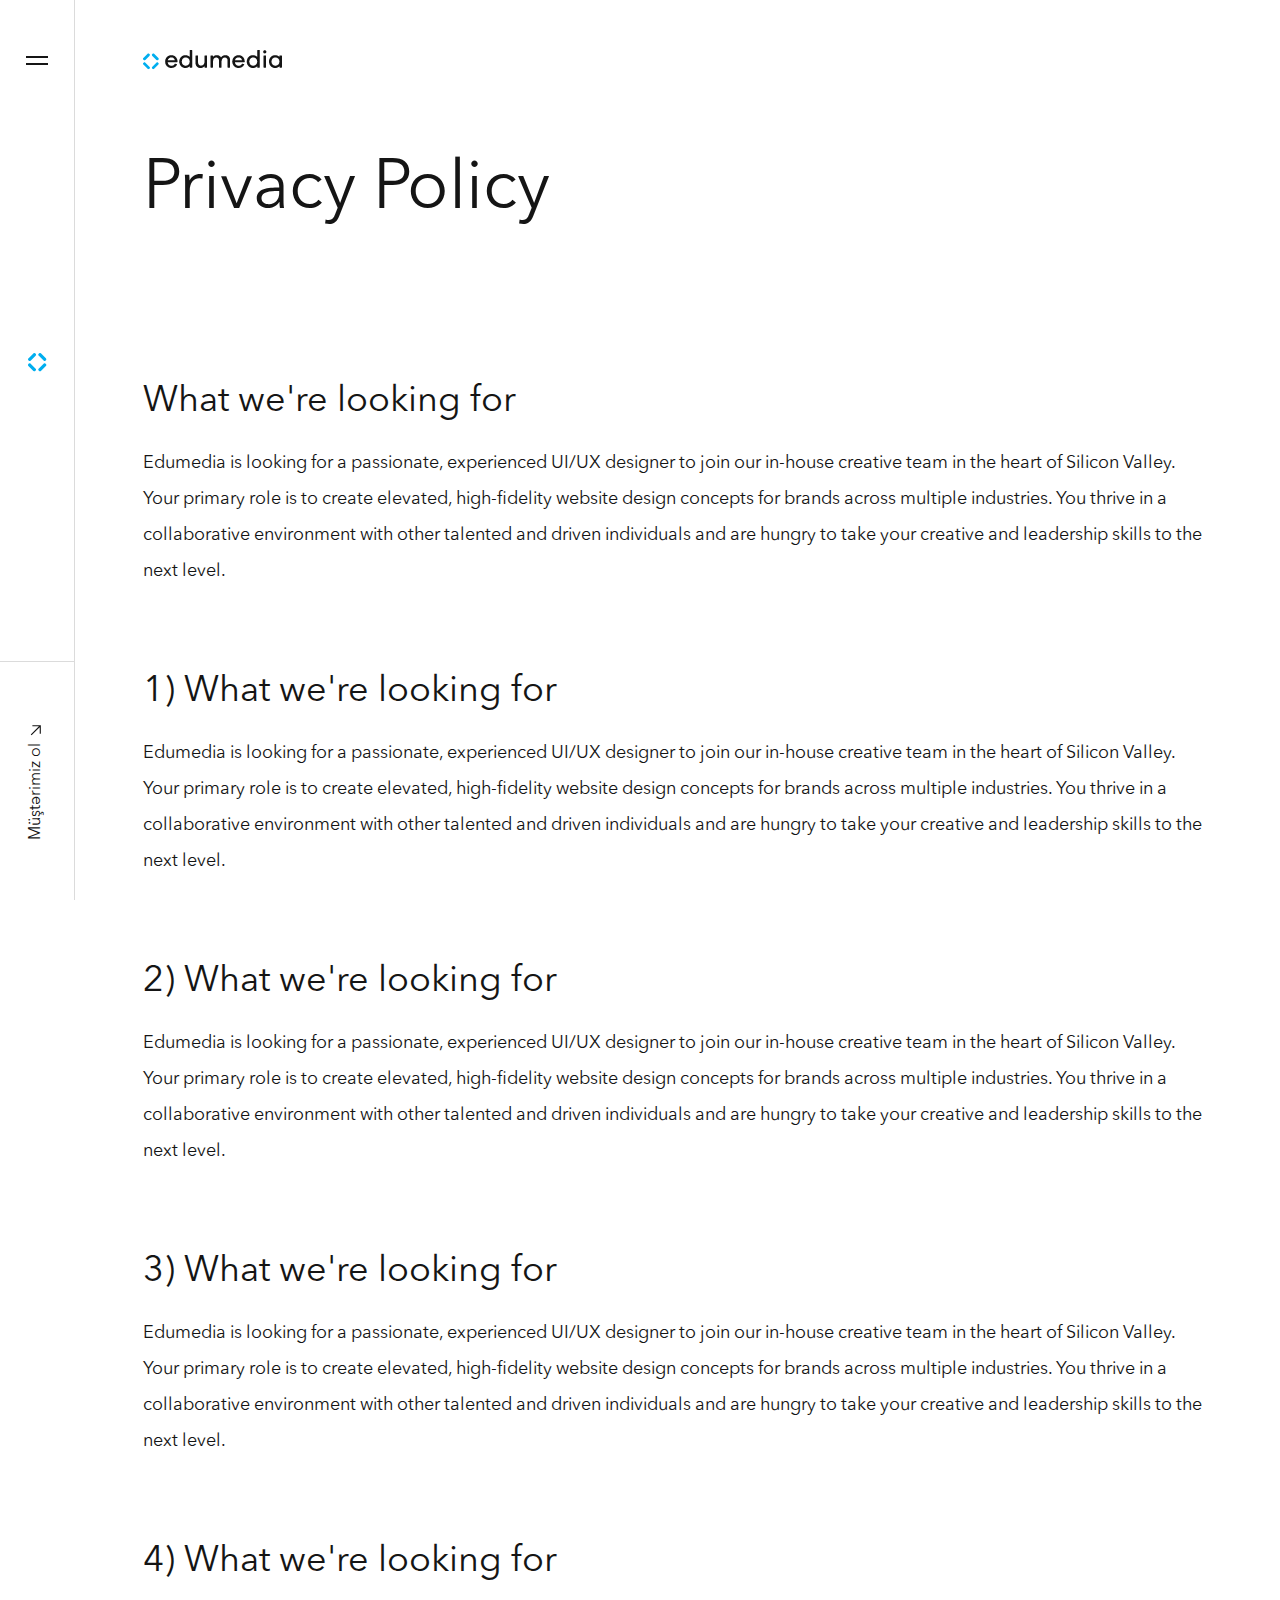
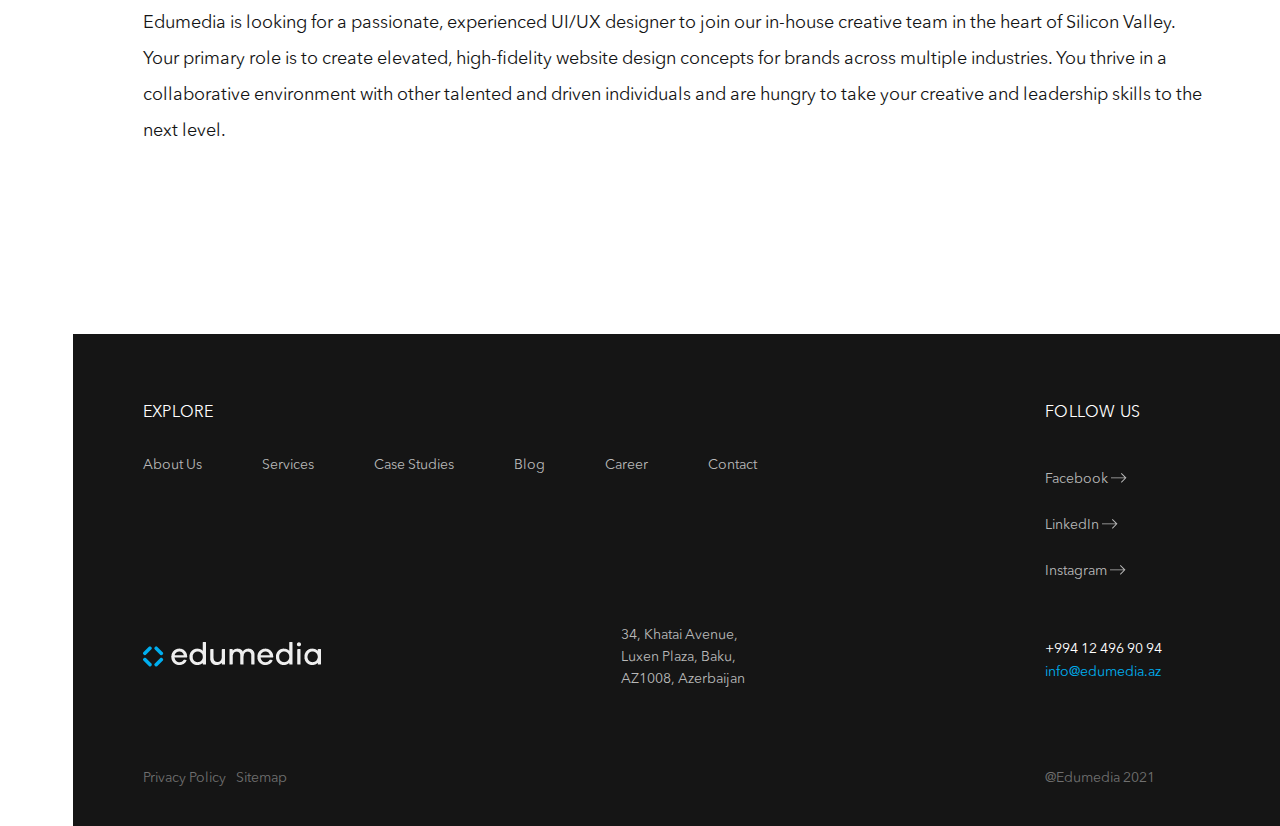
<file: privacyPolicy.html>
<!DOCTYPE html>
<html lang="en">
<head>
    <meta charset="UTF-8">
    <meta http-equiv="X-UA-Compatible" content="IE=edge">
    <meta name="viewport" content="width=device-width, initial-scale=1.0">
    <title>Edumedia</title>
    <meta name="keywords" content="edumedia, edu, media, azerbaycan, azerbaijan, azərbaycan">
    <meta name="description" content="EDUMEDIA"> 
    <meta name="author" content="Farid Yusifov - Frontend Web Developer - Edumedia Azerbaijan">
    <meta name="copyright" content="Farid Yusifov - Frontend Web Developer - Edumedia Azerbaijan">
    <meta property="og:title" content="EDUMEDIA">
    <meta property="og:description" content="EDUMEDIA">
    <meta property="og:image" content="./img/sidebar-icon.png">
    <meta property="og:url" content="edumedia.az">
    
    <link rel="stylesheet" href="./css/main.css">
    <link rel="stylesheet" href="./css/responsive.css">
    <link rel="shortcut icon" href="./img/favicon (2).ico">
    <link rel="stylesheet" type="text/css" href="slick/slick.css"/>
    <link rel="stylesheet" type="text/css" href="slick/slick-theme.css"/>
</head>
<body>
    <div class="app">
        <div id="sidebar" class="sidebar sidebar_bg_light">
            <div class="sidebar_body">
                <div class="sidebar_btn" title="Toggle button" id="open_menu_btn">
                    <div class="bar1 sidebar_menu_icon sidebar_menu_icon_clr_dark"></div>
                    <div class="bar2 sidebar_menu_icon sidebar_menu_icon_clr_dark"></div>        
                </div>
                <a href="index.html" class="sidebar_icon">
                    <img src="./img/sidebar-icon.png" alt="">
                    <p class="sidebar_icon_text sidebar_icon_text_clr">edumedia</p>                
                </a>
                <a href="contact.html" class="customer_btn_light">
                    <div class="customerLink customer_btn_clr">
                        Müştərimiz ol
                        <svg xmlns="http://www.w3.org/2000/svg" width="18.162" height="18.162" viewBox="0 0 18.162 18.162">
                            <g id="noun_Left_1920800" transform="translate(29.617 16.393) rotate(135)">
                              <path id="Path_19" data-name="Path 19" d="M8.492,25.684l.792-.809L4.662,20.253H16.2V19.131H4.662l4.622-4.622L8.492,13.7,2.5,19.692Z" transform="translate(0 0)" fill="#151515"/>
                            </g>
                        </svg>
                    </div>
                </a>
            </div>
        </div>
        <div id="onclick_sidebar" class="onclick_sidebar" >
			<div class="onclick_sidebar_body">
				<div class="onclick_sidebar_top">
					<div class="onclick_sidebar_lang">
						<a href="#" class="onclick_sidebar_lang_item">AZ</a>
						<a href="#" class="onclick_sidebar_lang_item active">ENG</a>
					</div>
					<ul class="onclick_sidebar_header">
						<li class="onclick_sidebar_header_item">
							<a href="#">Facebook</a>
						</li>
						<li class="onclick_sidebar_header_item">
							<a href="#">LinkedIn</a>
						</li>
						<li class="onclick_sidebar_header_item">
							<a href="#">Instagram</a>
						</li>
					</ul>
				</div>
				<ul class="onclick_sidebar_content">
					<li class="onclick_sidebar_content_item">
						<a href="index.html" class="onclick_sidebar_content_item_link active">Home</a>
					</li>
					<li class="onclick_sidebar_content_item">
						<a href="service.html" class="onclick_sidebar_content_item_link">Services</a>
					</li>
					<li class="onclick_sidebar_content_item">
						<a href="case_studies.html" class="onclick_sidebar_content_item_link">Case Studies</a>
					</li>
					<li class="onclick_sidebar_content_item">
						<a href="about.html" class="onclick_sidebar_content_item_link">About Us</a>
					</li>
					<li class="onclick_sidebar_content_item">
						<a href="blog.html" class="onclick_sidebar_content_item_link">Blog</a>
					</li>
					<li class="onclick_sidebar_content_item">
						<a href="careers.html" class="onclick_sidebar_content_item_link">Careers</a>
					</li>
				</ul>
				<div class="onclick_sidebar_footer">
					<div class="onclick_section_footer">
						<a href="contact.html" class="btn onclick_mobile_section_footer_btn">
							Get in touch
							<svg xmlns="http://www.w3.org/2000/svg" width="15.467" height="9.707" viewBox="0 0 15.467 9.707">
								<g id="noun_Left_1920800" transform="translate(9.967 23.407) rotate(180)">
									<path id="Path_19" data-name="Path 19" d="M7.354,23.407,8,22.752,4.252,19.008H17.966V18.1H4.252L8,14.355,7.354,13.7,2.5,18.554Z" transform="translate(-8 0)" fill="#151515"></path>
								</g>
								</svg>
							</a>
					</div>
					<div class="onclick_sidebar_footer_body">
						<a href="index.html" class="footer_center_icon">
							<img src="./img/page icon.png" alt="page icon">
						</a>
						<div class="footer_center_adress">
							<p>
								34, Khatai Avenue,  Luxen Plaza, <br> Baku, AZ1008, Azerbaijan
							</p>
						</div>
						<div class="footer_center_contact">
							<a class="footer_center_contact_mail" href="#">info@edumedia.az</a>
						</div>
					</div>
				</div>
			</div>
		</div>
        <div class="container">
            <div class="section page bgColor pd_mobile" data-color="white">
                <div class="pageHeader">
                    <div class="header_icon">
                        <img src="./img/edumedia_icon_black.png" alt="page-icon">                      
                    </div>
                </div>
                <div class="page_content">
                    <h1 class="page_content_head">Privacy Policy</h1>
                    <div class="page_content_body">
                        <div class="page_content_body_item">
                            <h3 class="page_content_body_item_head">What we're looking for</h3>
                            <ul class="page_content_body_item_nav">
                                <li class="page_content_body_item_nav_li">
                                    Edumedia is looking for a passionate, experienced UI/UX designer to join our in-house creative team in the heart of Silicon Valley. Your primary role is to create elevated, high-fidelity website design concepts for brands across multiple industries. You thrive in a collaborative environment with other talented and driven individuals and are hungry to take your creative and leadership skills to the next level.
                                </li>
                            </ul>
                        </div>
                        <div class="page_content_body_item">
                            <h3 class="page_content_body_item_head">1) What we're looking for</h3>
                            <ul class="page_content_body_item_nav">
                                <li class="page_content_body_item_nav_li">
                                    Edumedia is looking for a passionate, experienced UI/UX designer to join our in-house creative team in the heart of Silicon Valley. Your primary role is to create elevated, high-fidelity website design concepts for brands across multiple industries. You thrive in a collaborative environment with other talented and driven individuals and are hungry to take your creative and leadership skills to the next level.
                                </li>
                            </ul>
                        </div>
                        <div class="page_content_body_item">
                            <h3 class="page_content_body_item_head">2) What we're looking for</h3>
                            <ul class="page_content_body_item_nav">
                                <li class="page_content_body_item_nav_li">
                                    Edumedia is looking for a passionate, experienced UI/UX designer to join our in-house creative team in the heart of Silicon Valley. Your primary role is to create elevated, high-fidelity website design concepts for brands across multiple industries. You thrive in a collaborative environment with other talented and driven individuals and are hungry to take your creative and leadership skills to the next level.
                                </li>
                            </ul>
                        </div>
                        <div class="page_content_body_item">
                            <h3 class="page_content_body_item_head">3) What we're looking for</h3>
                            <ul class="page_content_body_item_nav">
                                <li class="page_content_body_item_nav_li">
                                    Edumedia is looking for a passionate, experienced UI/UX designer to join our in-house creative team in the heart of Silicon Valley. Your primary role is to create elevated, high-fidelity website design concepts for brands across multiple industries. You thrive in a collaborative environment with other talented and driven individuals and are hungry to take your creative and leadership skills to the next level.
                                </li>
                            </ul>
                        </div>
                        <div class="page_content_body_item">
                            <h3 class="page_content_body_item_head">4) What we're looking for</h3>
                            <ul class="page_content_body_item_nav">
                                <li class="page_content_body_item_nav_li">
                                    Edumedia is looking for a passionate, experienced UI/UX designer to join our in-house creative team in the heart of Silicon Valley. Your primary role is to create elevated, high-fidelity website design concepts for brands across multiple industries. You thrive in a collaborative environment with other talented and driven individuals and are hungry to take your creative and leadership skills to the next level.
                                </li>
                            </ul>
                        </div>
                    </div>
                </div>
            </div>
            <div class="section footer pd_mobile">
				<div class="footer_content">
					<div class="footer_top">
						<div class="footer_explore">
							<h2 class="footer_head">EXPLORE</h2>
							<ul class="footer_explore_nav">
								<li class="footer_explore_nav_item">
									<a href="about.html">About Us</a>
								</li>
								<li class="footer_explore_nav_item">
									<a href="service.html">Services</a>
								</li>
								<li class="footer_explore_nav_item">
									<a href="case_studies.html">Case Studies</a>
								</li>
								<li class="footer_explore_nav_item">
									<a href="blog.html">Blog</a>
								</li>
								<li class="footer_explore_nav_item">
									<a href="careers.html">Career</a>
								</li>
								<li class="footer_explore_nav_item">
									<a href="contact.html">Contact</a>
								</li>
							</ul>
						</div>
						<div class="footer_follow_us">
							<h2 class="footer_head">FOLLOW US </h2>
							<ul class="follow_us_nav"> 
								<li class="follow_us_nav_item">
									<a href="https://www.facebook.com/edumedia.azerbaijan">
										Facebook
										<svg xmlns="http://www.w3.org/2000/svg" width="15.467" height="9.707" viewBox="0 0 15.467 9.707">
											<g id="noun_Left_1920800" transform="translate(9.967 23.407) rotate(180)">
												<path id="Path_19" data-name="Path 19" d="M7.354,23.407,8,22.752,4.252,19.008H17.966V18.1H4.252L8,14.355,7.354,13.7,2.5,18.554Z" transform="translate(-8 0)"></path>
											</g>
										</svg>
									</a>
								</li>
								<li class="follow_us_nav_item">
									<a href="https://www.linkedin.com/company/edumedia-azerbaijan-llc/?originalSubdomain=tr">
										LinkedIn
										<svg xmlns="http://www.w3.org/2000/svg" width="15.467" height="9.707" viewBox="0 0 15.467 9.707">
											<g id="noun_Left_1920800" transform="translate(9.967 23.407) rotate(180)">
												<path id="Path_19" data-name="Path 19" d="M7.354,23.407,8,22.752,4.252,19.008H17.966V18.1H4.252L8,14.355,7.354,13.7,2.5,18.554Z" transform="translate(-8 0)"></path>
											</g>
										</svg>
									</a>
								</li>
								<li class="follow_us_nav_item">
									<a href="https://www.instagram.com/edumediaaz/">
										Instagram
										<svg xmlns="http://www.w3.org/2000/svg" width="15.467" height="9.707" viewBox="0 0 15.467 9.707">
											<g id="noun_Left_1920800" transform="translate(9.967 23.407) rotate(180)">
												<path id="Path_19" data-name="Path 19" d="M7.354,23.407,8,22.752,4.252,19.008H17.966V18.1H4.252L8,14.355,7.354,13.7,2.5,18.554Z" transform="translate(-8 0)"></path>
											</g>
										</svg>
									</a>
								</li>
							</ul>
						</div>
					</div>
					<div class="footer_center">
						<a href="index.html" class="footer_center_icon">
							<img src="./img/page icon.png" alt="">
						</a>
						<div class="footer_center_adress">
							<p>
								34, Khatai Avenue, <br> Luxen Plaza, Baku, <br> AZ1008, Azerbaijan
							</p>
						</div>
						<div class="footer_center_contact">
							<a href="tel:+994124969094" class="footer_center_contact_number">+994 12 496 90 94</a>
							<a class="footer_center_contact_mail" href="mailto::info@edumedia.az">info@edumedia.az</a>
						</div>
					</div>
					<div class="footer_bottom">
						<ul class="footer_bottom_nav">
							<li class="footer_bottom_nav_item">
								<a href="privacyPolicy.html">Privacy Policy</a>
							</li>
							<li class="footer_bottom_nav_item">
								<a href="siteMap.html">Sitemap</a>
							</li>
						</ul>
						<div class="footer_bottom_right">
							<p class="footer_tag">@Edumedia 2021</p>
						</div>
					</div>
				</div>
			</div>
        </div>
    </div>
    <script src="./dist/jquery-3.6.0.min.js" integrity="sha256-/xUj+3OJU5yExlq6GSYGSHk7tPXikynS7ogEvDej/m4=" crossorigin="anonymous"></script>
	<script type="text/javascript" src="slick/slick.min.js"></script>
	<script src="./js/main.js"></script>
</body>
</html>
</file>
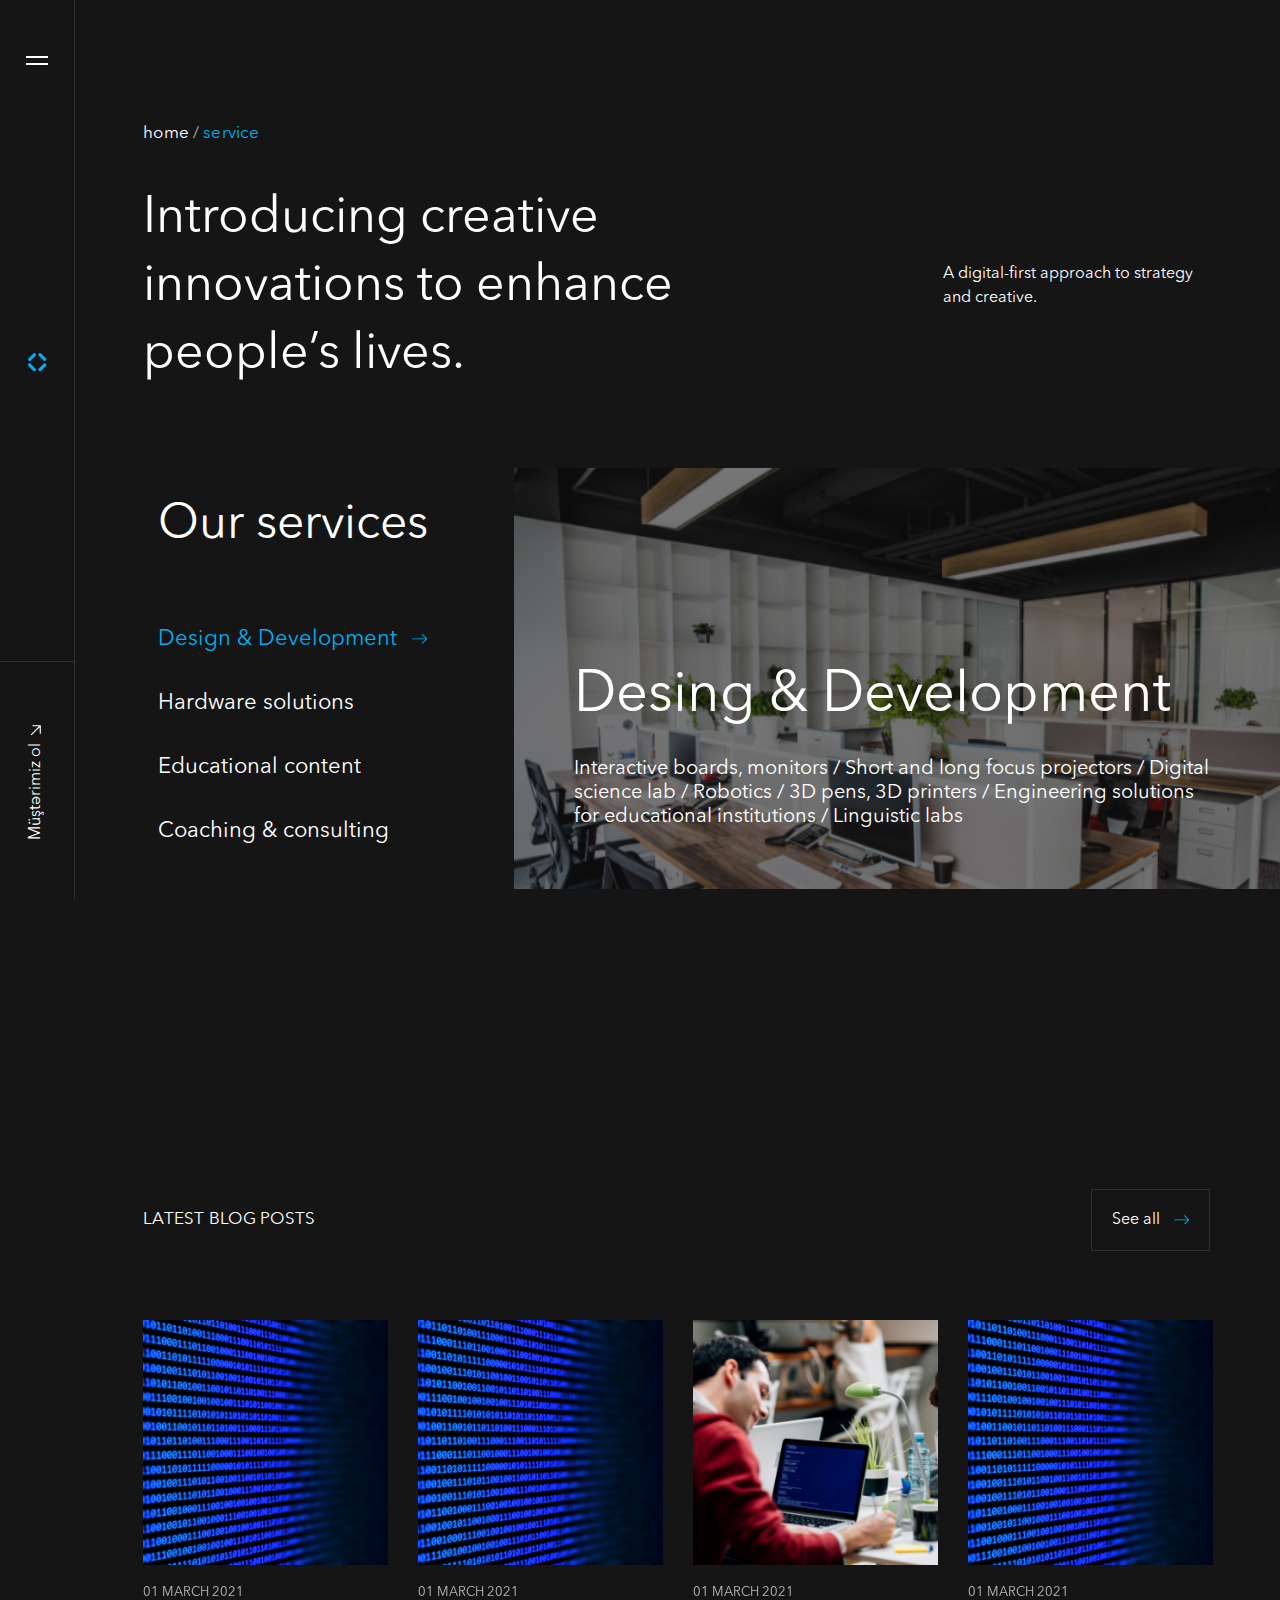
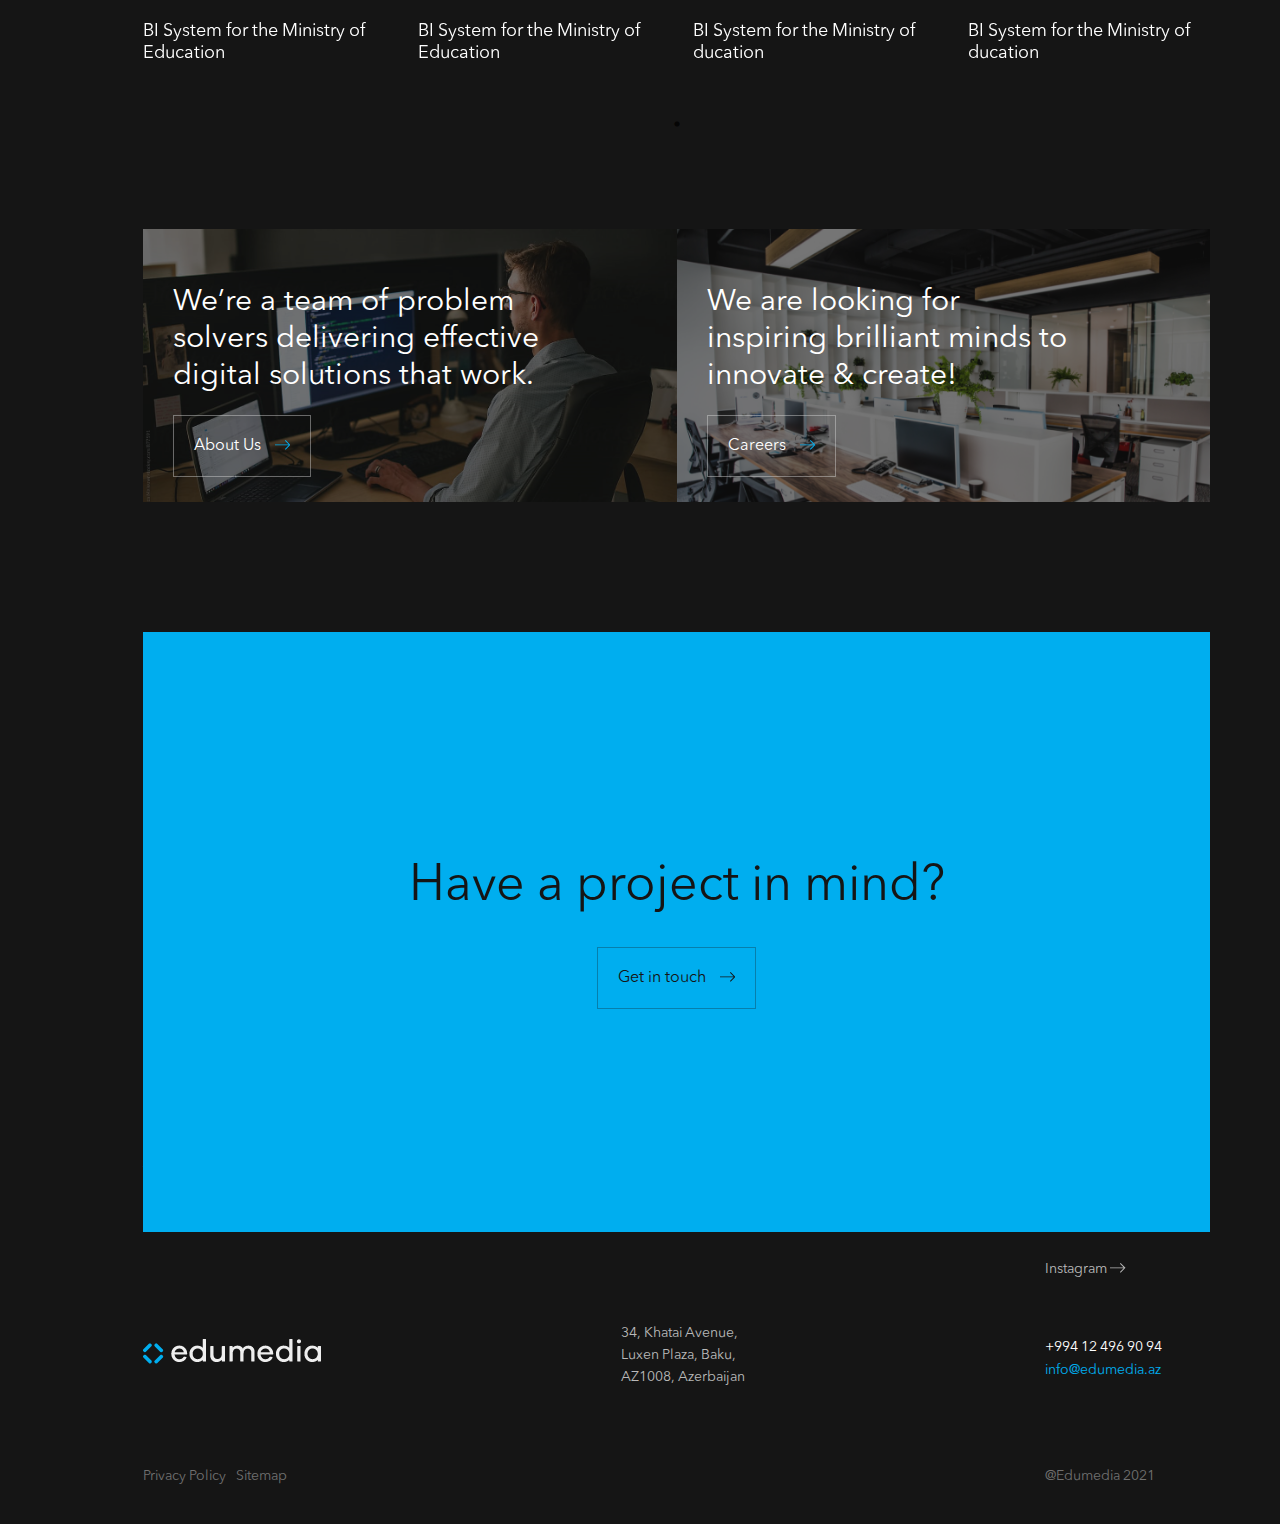
<file: service.html>
<!DOCTYPE html>
<html lang="en">
<head>
    <meta charset="UTF-8">
    <meta http-equiv="X-UA-Compatible" content="IE=edge">
    <meta name="viewport" content="width=device-width, initial-scale=1.0">
    <title>Edumedia</title>

    <meta name="keywords" content="edumedia, edu, media, azerbaycan, azerbaijan, azərbaycan">
    <meta name="description" content="EDUMEDIA"> 
    <meta name="author" content="Farid Yusifov - Frontend Web Developer - Edumedia Azerbaijan">
    <meta name="copyright" content="Farid Yusifov - Frontend Web Developer - Edumedia Azerbaijan">
    <meta property="og:title" content="EDUMEDIA">
    <meta property="og:description" content="EDUMEDIA">
    <meta property="og:image" content="./img/sidebar-icon.png">
    <meta property="og:url" content="edumedia.az">
    
    <link rel="stylesheet" href="./css/main.css">
    <link rel="stylesheet" href="./css/responsive.css">
    <link rel="shortcut icon" href="./img/favicon (2).ico">
    <link rel="stylesheet" type="text/css" href="slick/slick.css"/>
    <link rel="stylesheet" type="text/css" href="slick/slick-theme.css"/>
</head>
<body>
    <div class="app">
        <div id="sidebar" class="sidebar">
            <div class="sidebar_body">
                <div class="sidebar_btn" title="Toggle button" id="open_menu_btn">
                    <div class="bar1 sidebar_menu_icon"></div>
                    <div class="bar2 sidebar_menu_icon"></div>        
                </div>
                <a href="index.html" class="sidebar_icon">
                    <img src="./img/sidebar-icon.png" alt="">
                    <p class="sidebar_icon_text">edumedia</p>                 
                </a>
                <a href="contact.html" class="customer_btn_dark ">
                    <div id="customerLink" class="customerLink">
                        Müştərimiz ol
                        <svg xmlns="http://www.w3.org/2000/svg" width="18.162" height="18.162" viewBox="0 0 18.162 18.162">
                            <g id="noun_Left_1920800" transform="translate(29.617 16.393) rotate(135)">
                              <path id="Path_19" data-name="Path 19" d="M8.492,25.684l.792-.809L4.662,20.253H16.2V19.131H4.662l4.622-4.622L8.492,13.7,2.5,19.692Z" transform="translate(0 0)" fill="#ffffff"/>
                            </g>
                        </svg>
                    </div>
                </a>
            </div>
        </div>
        <div id="onclick_sidebar" class="onclick_sidebar" >
			<div class="onclick_sidebar_body">
				<div class="onclick_sidebar_top">
					<div class="onclick_sidebar_lang">
						<a href="#" class="onclick_sidebar_lang_item">AZ</a>
						<a href="#" class="onclick_sidebar_lang_item active">ENG</a>
					</div>
					<ul class="onclick_sidebar_header">
						<li class="onclick_sidebar_header_item">
							<a href="#">Facebook</a>
						</li>
						<li class="onclick_sidebar_header_item">
							<a href="#">LinkedIn</a>
						</li>
						<li class="onclick_sidebar_header_item">
							<a href="#">Instagram</a>
						</li>
					</ul>
				</div>
				<ul class="onclick_sidebar_content">
					<li class="onclick_sidebar_content_item">
						<a href="index.html" class="onclick_sidebar_content_item_link active">Home</a>
					</li>
					<li class="onclick_sidebar_content_item">
						<a href="service.html" class="onclick_sidebar_content_item_link">Services</a>
					</li>
					<li class="onclick_sidebar_content_item">
						<a href="case_studies.html" class="onclick_sidebar_content_item_link">Case Studies</a>
					</li>
					<li class="onclick_sidebar_content_item">
						<a href="about.html" class="onclick_sidebar_content_item_link">About Us</a>
					</li>
					<li class="onclick_sidebar_content_item">
						<a href="blog.html" class="onclick_sidebar_content_item_link">Blog</a>
					</li>
					<li class="onclick_sidebar_content_item">
						<a href="careers.html" class="onclick_sidebar_content_item_link">Careers</a>
					</li>
				</ul>
				<div class="onclick_sidebar_footer">
					<div class="onclick_section_footer">
						<a href="contact.html" class="btn onclick_mobile_section_footer_btn">
							Get in touch
							<svg xmlns="http://www.w3.org/2000/svg" width="15.467" height="9.707" viewBox="0 0 15.467 9.707">
								<g id="noun_Left_1920800" transform="translate(9.967 23.407) rotate(180)">
									<path id="Path_19" data-name="Path 19" d="M7.354,23.407,8,22.752,4.252,19.008H17.966V18.1H4.252L8,14.355,7.354,13.7,2.5,18.554Z" transform="translate(-8 0)" fill="#151515"></path>
								</g>
								</svg>
							</a>
					</div>
					<div class="onclick_sidebar_footer_body">
						<a href="index.html" class="footer_center_icon">
							<img src="./img/page icon.png" alt="page icon">
						</a>
						<div class="footer_center_adress">
							<p>
								34, Khatai Avenue,  Luxen Plaza, <br> Baku, AZ1008, Azerbaijan
							</p>
						</div>
						<div class="footer_center_contact">
							<a class="footer_center_contact_mail" href="#">info@edumedia.az</a>
						</div>
					</div>
				</div>
			</div>
		</div>
        <div class="container" id="container">
            <div class="section page_header bgColor pd_mobile" data-color="black">
                <div class="page_header_top">
                    <ul class="page_breadcrumb">
                        <li class="page_breadcrumb_item">
                            <a href="index.html">home</a>
                        </li>
                        <li class="page_breadcrumb_item">
                            <a href="service.html">service</a>
                        </li>
                    </ul>
                </div>
                <div class="page_header_bottom">
                    <p class="page_header_topic page_header_topic_font">
                        Introducing creative innovations to enhance people’s lives.
                    </p>
                    <div class="page_header_desc">
                        <p>A digital-first approach to strategy and creative.</p>
                    </div>
                </div>
            </div>
            <div class="section service bgColor pd_mobile" data-color="black">
                <div class="service_body">
                    <div class="service_left">
                        <div class="service_left_content">
                            <div class="service_left_content_header">
                                Our services
                            </div>
                            <ul class="service_left_content_nav">
                                <li class="service_left_content_nav_item">
                                    <a href="desing_development.html" class="service_left_content_nav_item_link active" data-services-menu-id="designAndDevelopment">Design & Development</a>
                                    <svg class="nav_arrow" xmlns="http://www.w3.org/2000/svg" width="15.467" height="9.707" viewBox="0 0 15.467 9.707">
                                        <g id="noun_Left_1920800" transform="translate(17.967 23.407) rotate(180)">
                                            <path id="Path_19" data-name="Path 19" d="M7.354,23.407,8,22.752,4.252,19.008H17.966V18.1H4.252L8,14.355,7.354,13.7,2.5,18.554Z" transform="translate(0 0)" fill="#00aeef"></path>
                                        </g>
                                    </svg>
                                </li>
                                <li class="service_left_content_nav_item">
                                    <a href="hardwareDistribution.html" class="service_left_content_nav_item_link" data-services-menu-id="hardwareSolutions">Hardware solutions</a>
                                    <svg class="nav_arrow" xmlns="http://www.w3.org/2000/svg" width="15.467" height="9.707" viewBox="0 0 15.467 9.707">
                                        <g id="noun_Left_1920800" transform="translate(17.967 23.407) rotate(180)">
                                            <path id="Path_19" data-name="Path 19" d="M7.354,23.407,8,22.752,4.252,19.008H17.966V18.1H4.252L8,14.355,7.354,13.7,2.5,18.554Z" transform="translate(0 0)" fill="#00aeef"></path>
                                        </g>
                                    </svg>
                                </li>
                                <li class="service_left_content_nav_item">
                                    <a href="desing_development.html" class="service_left_content_nav_item_link" data-services-menu-id="educationContent">Educational content</a>
                                    <svg class="nav_arrow" xmlns="http://www.w3.org/2000/svg" width="15.467" height="9.707" viewBox="0 0 15.467 9.707">
                                        <g id="noun_Left_1920800" transform="translate(17.967 23.407) rotate(180)">
                                            <path id="Path_19" data-name="Path 19" d="M7.354,23.407,8,22.752,4.252,19.008H17.966V18.1H4.252L8,14.355,7.354,13.7,2.5,18.554Z" transform="translate(0 0)" fill="#00aeef"></path>
                                        </g>
                                    </svg>
                                </li>
                                <li class="service_left_content_nav_item">
                                    <a href="desing_development.html" class="service_left_content_nav_item_link" data-services-menu-id="coachingAndConsulting">Coaching & consulting</a>
                                    <svg class="nav_arrow" xmlns="http://www.w3.org/2000/svg" width="15.467" height="9.707" viewBox="0 0 15.467 9.707">
                                        <g id="noun_Left_1920800" transform="translate(17.967 23.407) rotate(180)">
                                            <path id="Path_19" data-name="Path 19" d="M7.354,23.407,8,22.752,4.252,19.008H17.966V18.1H4.252L8,14.355,7.354,13.7,2.5,18.554Z" transform="translate(0 0)" fill="#00aeef"></path>
                                        </g>
                                    </svg>
                                </li>
                            </ul>
                        </div>
                    </div>
                    <div class="service_right">
                        <div class="service_right_content">
                            <div class="box pd-top55">
                                <div class="box_item">
                                    <div class="service_right_content_items">
                                        <a href="desing_development.html" data-services-content-id="designAndDevelopment" class="service_right_content_item active">
                                            <div class="service_right_content_item_image">
                                                <img src="./img/7e86a435982265.570b650707a20.png" alt="Sekil">
                                            </div>
                                            <div class="overlay"></div>
                                            <div class="service_right_content_item_desc">
                                                <div class="service_right_content_item_desc_head">
                                                    Desing & Development
                                                </div>
                                                <div class="service_right_content_item_desc_text">
                                                    Interactive boards, monitors / Short and long focus projectors / Digital science lab  / Robotics  / 3D pens, 3D printers / Engineering solutions for educational institutions / Linguistic labs     
                                                </div>
                                            </div>
                                        </a>
                                        <a href="hardwareDistribution.html" data-services-content-id="hardwareSolutions" class="service_right_content_item">
                                            <div class="service_right_content_item_image">
                                                <img src="./img/314799-scaled.png" alt="Sekil">
                                            </div>
                                            <div class="overlay"></div>
                                            <div class="service_right_content_item_desc">
                                                <div class="service_right_content_item_desc_head">
                                                    Hardware solutions
                                                </div>
                                                <div class="service_right_content_item_desc_text">
                                                    Interactive boards, monitors / Short and long focus projectors / Digital science lab  / Robotics  / 3D pens, 3D printers / Engineering solutions for educational institutions / Linguistic labs     
                                                </div>
                                            </div>
                                        </a>
                                        <a href="desing_development.html" data-services-content-id="educationContent" class="service_right_content_item">
                                            <div class="service_right_content_item_image">
                                                <img src="./img/7e86a435982265.570b650707a20.png" alt="Sekil">
                                            </div>
                                            <div class="overlay"></div>
                                            <div class="service_right_content_item_desc">
                                                <div class="service_right_content_item_desc_head">
                                                    Educational content1
                                                </div>
                                                <div class="service_right_content_item_desc_text">
                                                    Interactive boards, monitors / Short and long focus projectors / Digital science lab  / Robotics  / 3D pens, 3D printers / Engineering solutions for educational institutions / Linguistic labs     
                                                </div>
                                            </div>
                                        </a>
                                        <a href="desing_development.html" data-services-content-id="coachingAndConsulting" class="service_right_content_item">
                                            <div class="service_right_content_item_image">
                                                <img src="./img/314799-scaled.png" alt="Sekil">
                                            </div>
                                            <div class="overlay"></div>
                                            <div class="service_right_content_item_desc">
                                                <div class="service_right_content_item_desc_head">
                                                    Coaching & consulting
                                                </div>
                                                <div class="service_right_content_item_desc_text">
                                                    Interactive boards, monitors / Short and long focus projectors / Digital science lab  / Robotics  / 3D pens, 3D printers / Engineering solutions for educational institutions / Linguistic labs     
                                                </div>
                                            </div>
                                        </a>
                                    </div>
                                </div>      
                            </div>
                        </div>
                    </div>
                </div>
            </div>
            <div class="section blog_posts bgColor fadeUp pd_mobile" data-color="black">
                <div class="section_header">
                    <div class="section_header_container">
                        <h4 class="white_title">LATEST BLOG POSTS</h4>
                    </div>
                    <a href="blog.html" class="btn mobile_section_btn sectionHeadBtn">
                        See all
                        <svg xmlns="http://www.w3.org/2000/svg" width="15.467" height="9.707" viewBox="0 0 15.467 9.707">
                        <g id="noun_Left_1920800" transform="translate(17.967 23.407) rotate(180)">
                            <path id="Path_19" data-name="Path 19" d="M7.354,23.407,8,22.752,4.252,19.008H17.966V18.1H4.252L8,14.355,7.354,13.7,2.5,18.554Z" transform="translate(0 0)" fill="#00aeef"/>
                        </g>
                        </svg>
                    </a>
                </div>
                <div class="blog_posts_content">
                    <a href="blogItemInner.html" class="blog_posts_content_item" id="a">
                        <div class="blog_posts_content_item_body">
                            <div class="box pd-top100">
                                <div class="box_item">
                                    <img src="img/11344.png" alt="">
                                </div>
                            </div>
                            <div class="blog_posts_content_item_desc">
                                <small class="blog_posts_content_item_desc_date">01 March 2021</small>
                                <p class="blog_posts_content_item_desc_text" id="b">BI System for the Ministry of Education</p>
                            </div>
                        </div>
                    </a>
                    <a href="blogItemInner.html" class="blog_posts_content_item" id="a">
                        <div class="blog_posts_content_item_body">
                            <div class="box pd-top100">
                                <div class="box_item">
                                    <img src="img/11344.png" alt="">
                                </div>
                            </div>
                            <div class="blog_posts_content_item_desc">
                                <small class="blog_posts_content_item_desc_date">01 March 2021</small>
                                <p class="blog_posts_content_item_desc_text" id="b">BI System for the Ministry of Education</p>
                            </div>
                        </div>
                    </a>
                    <a href="blogItemInner.html" class="blog_posts_content_item" id="a">
                        <div class="blog_posts_content_item_body">
                            <div class="box pd-top100">
                                <div class="box_item">
                                    <img src="img/startup-programming-team-508896704-5a4c19350c1a8200366a68a9.png" alt="">
                                </div>
                            </div>
                            <div class="blog_posts_content_item_desc">
                                <small class="blog_posts_content_item_desc_date">01 March 2021</small>
                                <p class="blog_posts_content_item_desc_text" id="b">BI System for the Ministry of ducation</p>
                            </div>
                        </div>
                    </a>
                    <a href="blogItemInner.html" class="blog_posts_content_item" id="a">
                        <div class="blog_posts_content_item_body">
                            <div class="box pd-top100">
                                <div class="box_item">
                                    <img src="img/11344.png" alt="">
                                </div>
                            </div>
                            <div class="blog_posts_content_item_desc">
                                <small class="blog_posts_content_item_desc_date">01 March 2021</small>
                                <p class="blog_posts_content_item_desc_text" id="b">BI System for the Ministry of ducation</p>
                            </div>
                        </div>
                    </a>
                </div>
                <div class="section_footer">
                    <a href="blog.html" class="btn mobile_section_footer_btn">
                        See all
                        <svg xmlns="http://www.w3.org/2000/svg" width="15.467" height="9.707" viewBox="0 0 15.467 9.707">
                        <g id="noun_Left_1920800" transform="translate(17.967 23.407) rotate(180)">
                            <path id="Path_19" data-name="Path 19" d="M7.354,23.407,8,22.752,4.252,19.008H17.966V18.1H4.252L8,14.355,7.354,13.7,2.5,18.554Z" transform="translate(0 0)" fill="#00aeef"></path>
                        </g>
                        </svg>
                    </a>
                </div>
            </div>
            <div class="section blog_posts_footer bgColor fadeUp pd_mobile" data-color="black">
                <div class="blog_posts_footer_item">
                    <div class="blog_posts_footer_item_content">
                        <div class="blog_posts_footer_item_content_body">
                            <div class="blog_posts_footer_item_content_body_img">
                                <img src="./img/techguy.png" alt="">
                            </div>
                            <div class="overlay"></div>
                            <div class="blog_posts_footer_item_content_body_desc">
                                <p class="blog_posts_footer_item_content_body_desc_text">
                                    We’re a team of problem solvers  delivering effective digital  solutions that work.
                                </p>
                                <a href="about.html" class="btn btn_border">
                                    About Us
                                    <svg xmlns="http://www.w3.org/2000/svg" width="15.467" height="9.707" viewBox="0 0 15.467 9.707">
                                        <g id="noun_Left_1920800" transform="translate(17.967 23.407) rotate(180)">
                                        <path id="Path_19" data-name="Path 19" d="M7.354,23.407,8,22.752,4.252,19.008H17.966V18.1H4.252L8,14.355,7.354,13.7,2.5,18.554Z" transform="translate(0 0)" fill="#00aeef"></path>
                                        </g>
                                    </svg>
                                    </a>
                            </div>
                        </div>
                    </div>
                </div>
                <div class="blog_posts_footer_item">
                    <div class="blog_posts_footer_item_content">
                        <div class="blog_posts_footer_item_content_body">
                            <div class="blog_posts_footer_item_content_body_img">
                                <img src="./img/7e86a435982265.570b650707a20.png" alt="">
                            </div>
                            <div class="overlay"></div>
                            <div class="blog_posts_footer_item_content_body_desc">
                                <p class="blog_posts_footer_item_content_body_desc_text">
                                    We are looking for inspiring brilliant minds to innovate & create!
                                </p>
                                <a href="careers.html" class="btn btn_border">
                                    Careers
                                    <svg xmlns="http://www.w3.org/2000/svg" width="15.467" height="9.707" viewBox="0 0 15.467 9.707">
                                        <g id="noun_Left_1920800" transform="translate(17.967 23.407) rotate(180)">
                                        <path id="Path_19" data-name="Path 19" d="M7.354,23.407,8,22.752,4.252,19.008H17.966V18.1H4.252L8,14.355,7.354,13.7,2.5,18.554Z" transform="translate(0 0)" fill="#00aeef"></path>
                                        </g>
                                    </svg>
                                    </a>
                            </div>
                        </div>
                    </div>
                </div>
            </div>
            <div class="section project bgColor fadeUp pd_mobile_0" data-color="black">
                <div class="project_content">
                    <div class="project_content_desc">
                        <h2>Have a project in mind?</h2>
                        <a href="contact.html" class="btn border_clr_btn">
                            Get in touch
                            <svg xmlns="http://www.w3.org/2000/svg" width="15.467" height="9.707" viewBox="0 0 15.467 9.707">
                                <g id="noun_Left_1920800" transform="translate(9.967 23.407) rotate(180)">
                                    <path id="Path_19" data-name="Path 19" d="M7.354,23.407,8,22.752,4.252,19.008H17.966V18.1H4.252L8,14.355,7.354,13.7,2.5,18.554Z" transform="translate(-8 0)"/>
                                </g>
                                </svg>
                            </a>
                    </div>
                </div>
            </div>                                                                                      
            <div class="section footer pd_mobile">
				<div class="footer_content">
					<div class="footer_top">
						<div class="footer_explore">
							<h2 class="footer_head">EXPLORE</h2>
							<ul class="footer_explore_nav">
								<li class="footer_explore_nav_item">
									<a href="about.html">About Us</a>
								</li>
								<li class="footer_explore_nav_item">
									<a href="service.html">Services</a>
								</li>
								<li class="footer_explore_nav_item">
									<a href="case_studies.html">Case Studies</a>
								</li>
								<li class="footer_explore_nav_item">
									<a href="blog.html">Blog</a>
								</li>
								<li class="footer_explore_nav_item">
									<a href="careers.html">Career</a>
								</li>
								<li class="footer_explore_nav_item">
									<a href="contact.html">Contact</a>
								</li>
							</ul>
						</div>
						<div class="footer_follow_us">
							<h2 class="footer_head">FOLLOW US </h2>
							<ul class="follow_us_nav"> 
								<li class="follow_us_nav_item">
									<a href="https://www.facebook.com/edumedia.azerbaijan">
										Facebook
										<svg xmlns="http://www.w3.org/2000/svg" width="15.467" height="9.707" viewBox="0 0 15.467 9.707">
											<g id="noun_Left_1920800" transform="translate(9.967 23.407) rotate(180)">
												<path id="Path_19" data-name="Path 19" d="M7.354,23.407,8,22.752,4.252,19.008H17.966V18.1H4.252L8,14.355,7.354,13.7,2.5,18.554Z" transform="translate(-8 0)"></path>
											</g>
										</svg>
									</a>
								</li>
								<li class="follow_us_nav_item">
									<a href="https://www.linkedin.com/company/edumedia-azerbaijan-llc/?originalSubdomain=tr">
										LinkedIn
										<svg xmlns="http://www.w3.org/2000/svg" width="15.467" height="9.707" viewBox="0 0 15.467 9.707">
											<g id="noun_Left_1920800" transform="translate(9.967 23.407) rotate(180)">
												<path id="Path_19" data-name="Path 19" d="M7.354,23.407,8,22.752,4.252,19.008H17.966V18.1H4.252L8,14.355,7.354,13.7,2.5,18.554Z" transform="translate(-8 0)"></path>
											</g>
										</svg>
									</a>
								</li>
								<li class="follow_us_nav_item">
									<a href="https://www.instagram.com/edumediaaz/">
										Instagram
										<svg xmlns="http://www.w3.org/2000/svg" width="15.467" height="9.707" viewBox="0 0 15.467 9.707">
											<g id="noun_Left_1920800" transform="translate(9.967 23.407) rotate(180)">
												<path id="Path_19" data-name="Path 19" d="M7.354,23.407,8,22.752,4.252,19.008H17.966V18.1H4.252L8,14.355,7.354,13.7,2.5,18.554Z" transform="translate(-8 0)"></path>
											</g>
										</svg>
									</a>
								</li>
							</ul>
						</div>
					</div>
					<div class="footer_center">
						<a href="index.html" class="footer_center_icon">
							<img src="./img/page icon.png" alt="">
						</a>
						<div class="footer_center_adress">
							<p>
								34, Khatai Avenue, <br> Luxen Plaza, Baku, <br> AZ1008, Azerbaijan
							</p>
						</div>
						<div class="footer_center_contact">
							<a href="tel:+994124969094" class="footer_center_contact_number">+994 12 496 90 94</a>
							<a class="footer_center_contact_mail" href="mailto::info@edumedia.az">info@edumedia.az</a>
						</div>
					</div>
					<div class="footer_bottom">
						<ul class="footer_bottom_nav">
							<li class="footer_bottom_nav_item">
								<a href="privacyPolicy.html">Privacy Policy</a>
							</li>
							<li class="footer_bottom_nav_item">
								<a href="siteMap.html">Sitemap</a>
							</li>
						</ul>
						<div class="footer_bottom_right">
							<p class="footer_tag">@Edumedia 2021</p>
						</div>
					</div>
				</div>
			</div>
        </div>
    </div>
	<script src="./dist/jquery-3.6.0.min.js" integrity="sha256-/xUj+3OJU5yExlq6GSYGSHk7tPXikynS7ogEvDej/m4=" crossorigin="anonymous"></script>
	<script type="text/javascript" src="slick/slick.min.js"></script>
	<script src="./js/main.js"></script>
</html>
</file>
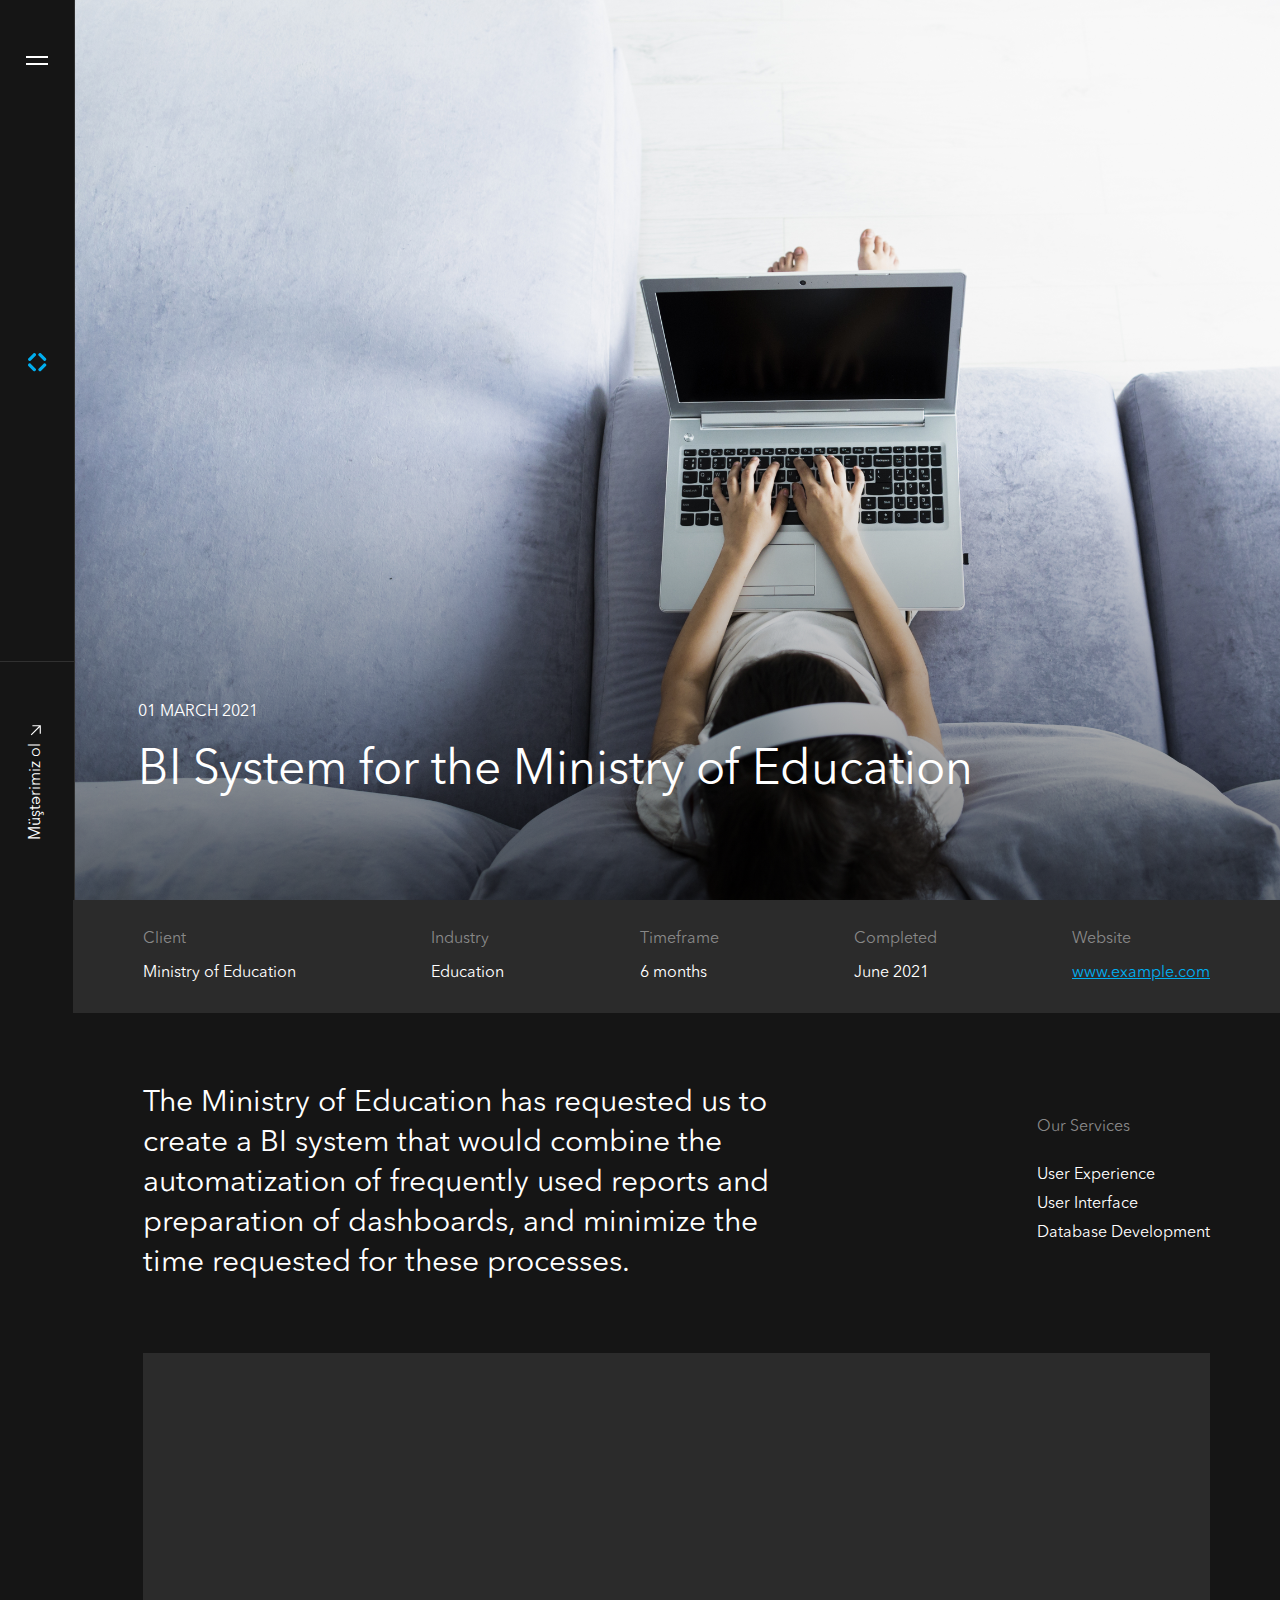
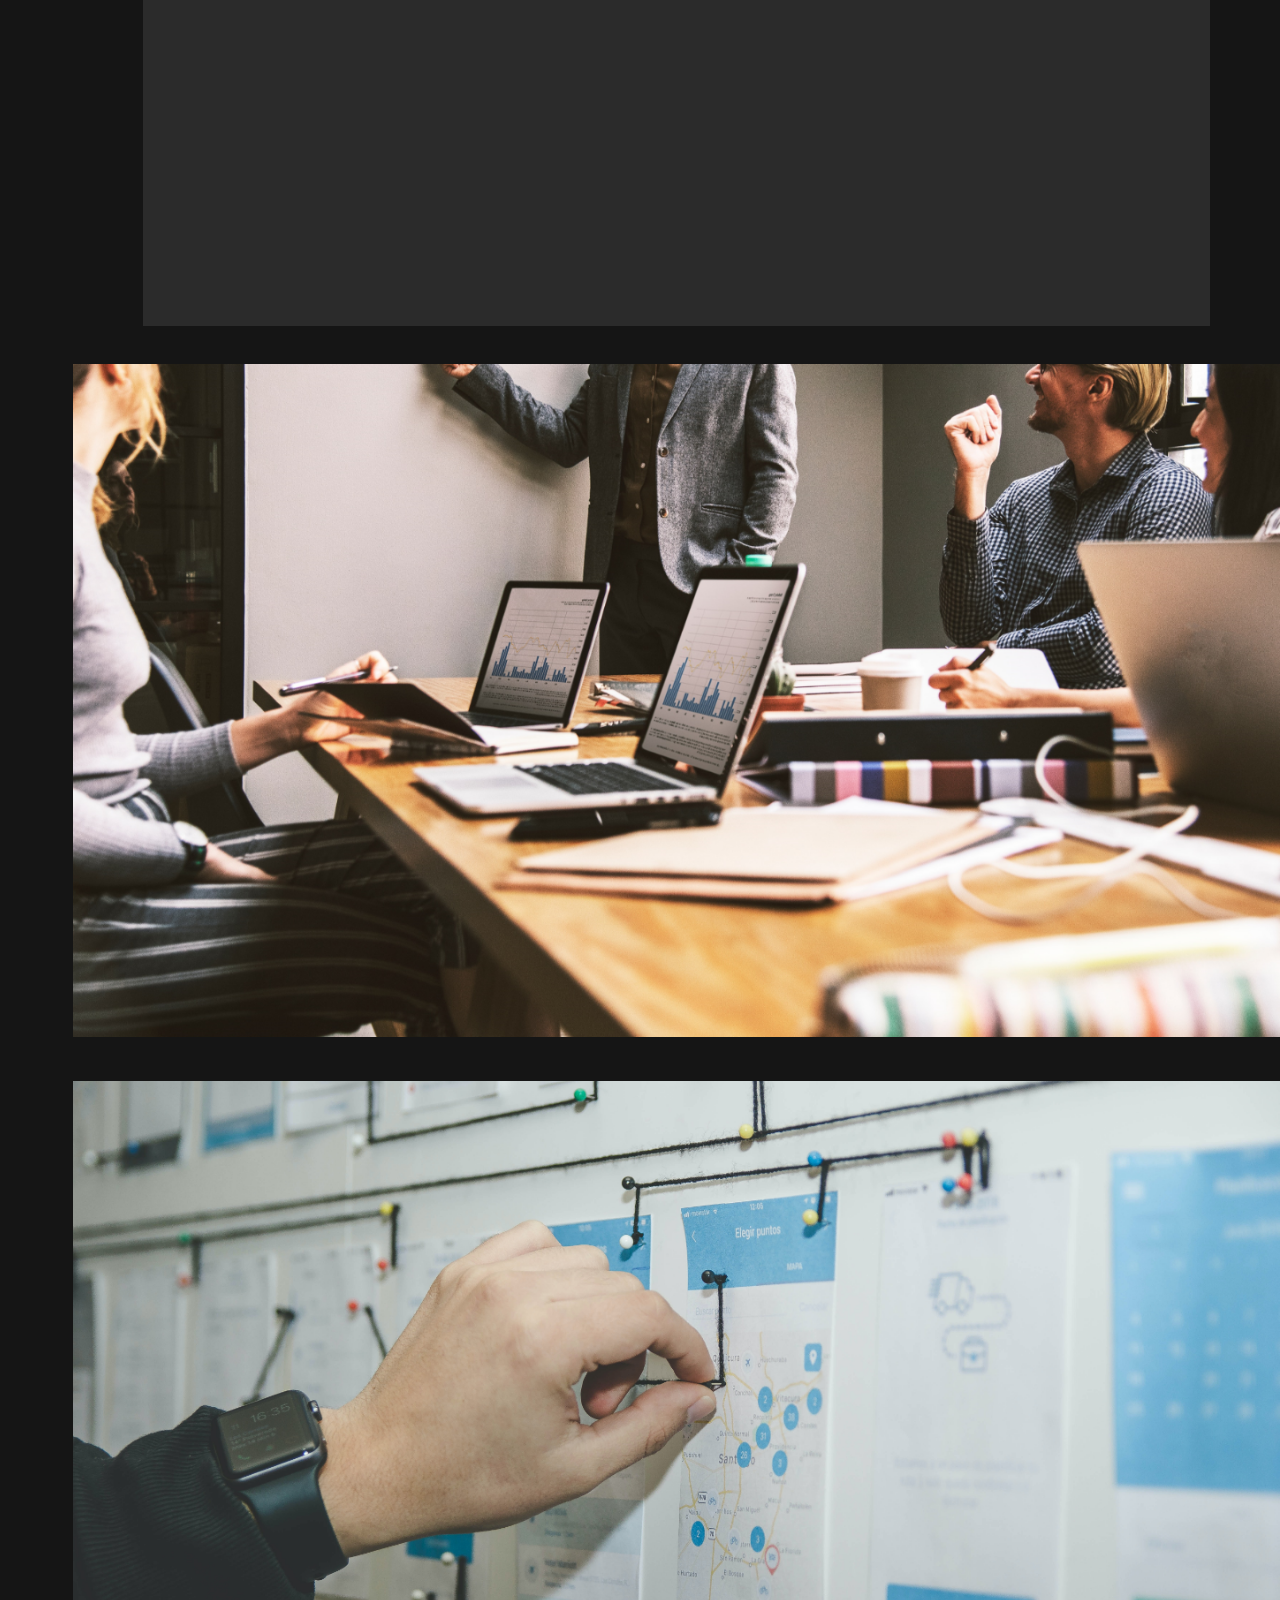
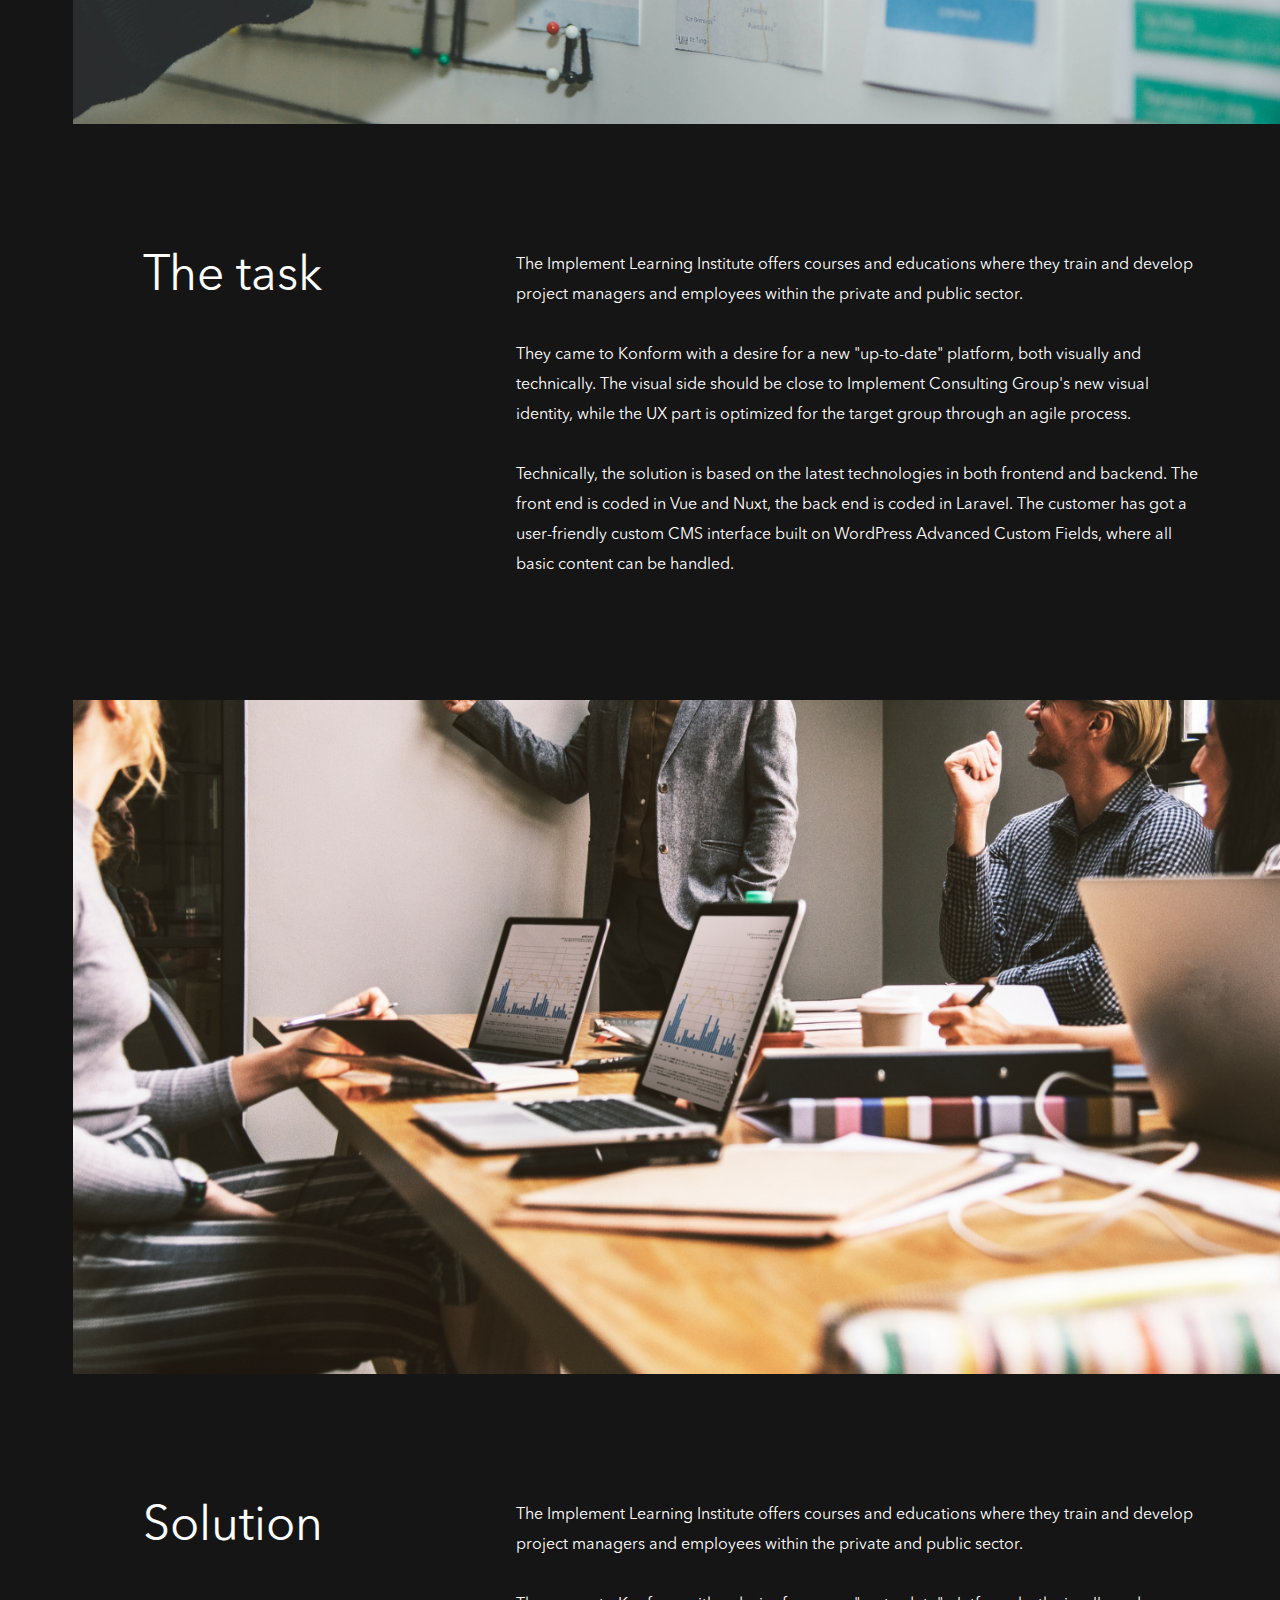
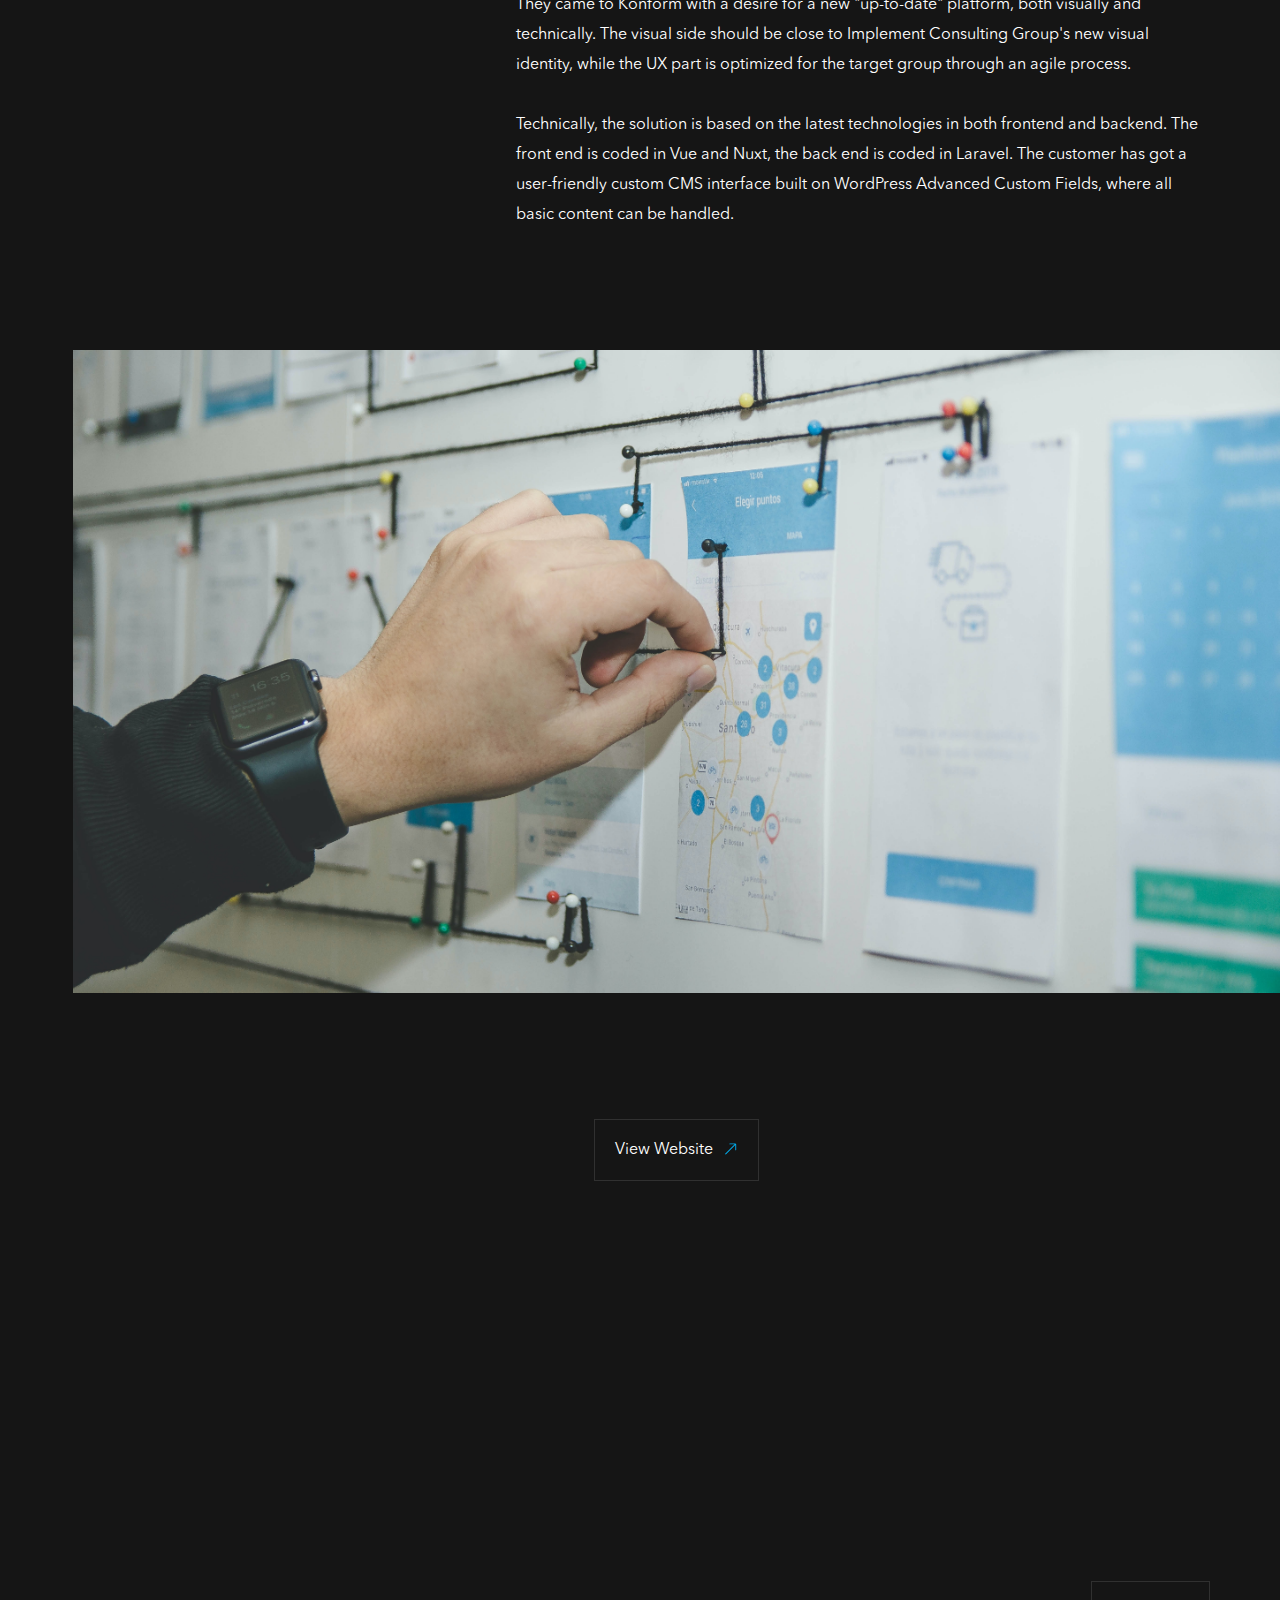
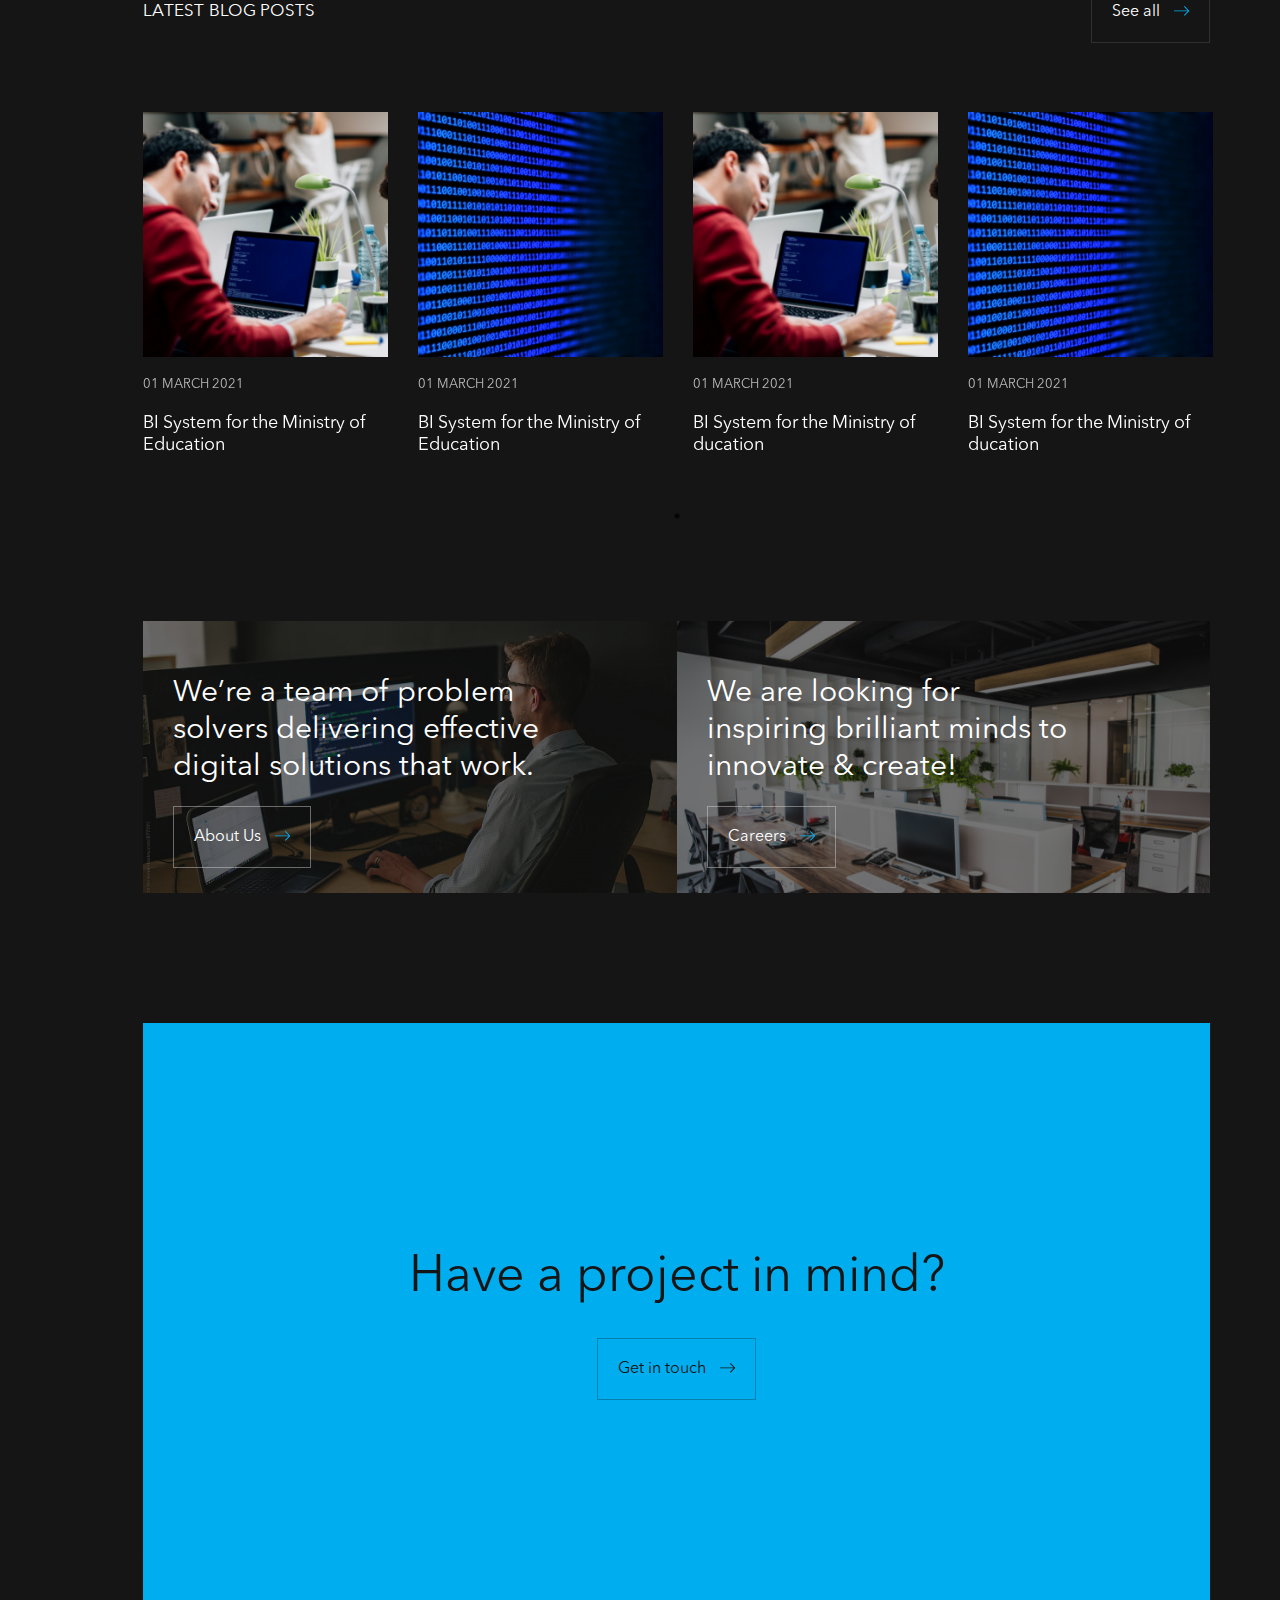
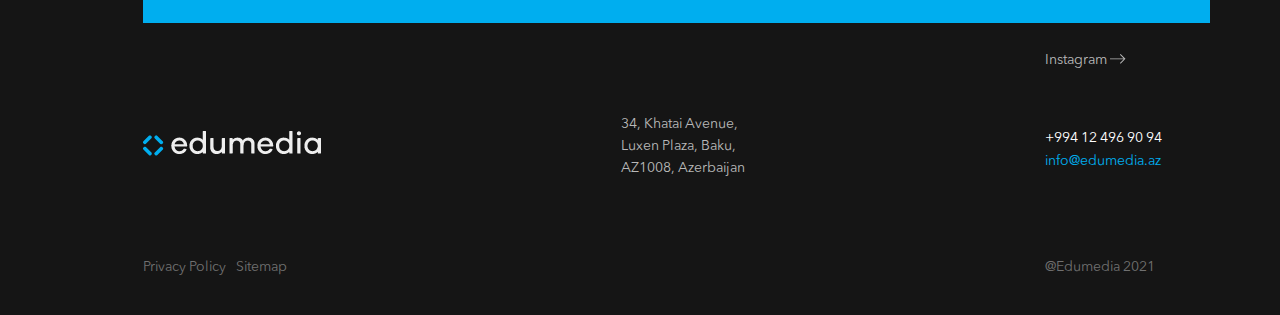
<file: serviceItemInner.html>
<!DOCTYPE html>
<html lang="en">
<head>
    <meta charset="UTF-8">
    <meta http-equiv="X-UA-Compatible" content="IE=edge">
    <meta name="viewport" content="width=device-width, initial-scale=1.0">
    <title>Edumedia</title>

    <meta name="keywords" content="edumedia, edu, media, azerbaycan, azerbaijan, azərbaycan">
    <meta name="description" content="EDUMEDIA"> 
    <meta name="author" content="Farid Yusifov - Frontend Web Developer - Edumedia Azerbaijan">
    <meta name="copyright" content="Farid Yusifov - Frontend Web Developer - Edumedia Azerbaijan">
    <meta property="og:title" content="EDUMEDIA">
    <meta property="og:description" content="EDUMEDIA">
    <meta property="og:image" content="./img/sidebar-icon.png">
    <meta property="og:url" content="edumedia.az">
    
    <link rel="stylesheet" href="./css/main.css">
    <link rel="stylesheet" href="./css/responsive.css">
    <link rel="shortcut icon" href="./img/favicon (2).ico">
    <link rel="stylesheet" type="text/css" href="slick/slick.css"/>
    <link rel="stylesheet" type="text/css" href="slick/slick-theme.css"/>
</head>
<body>
    <div class="app">
        <div id="sidebar" class="sidebar">
            <div class="sidebar_body">
                <div class="sidebar_btn" title="Toggle button" id="open_menu_btn">
                    <div class="bar1 sidebar_menu_icon"></div>
                    <div class="bar2 sidebar_menu_icon"></div>        
                </div>
                <a href="index.html" class="sidebar_icon">
                    <img src="./img/sidebar-icon.png" alt=""> 
                    <p class="sidebar_icon_text">edumedia</p>                
                </a>
                <a href="contact.html" class="customer_btn_dark ">
                    <div id="customerLink" class="customerLink">
                        Müştərimiz ol
                        <svg xmlns="http://www.w3.org/2000/svg" width="18.162" height="18.162" viewBox="0 0 18.162 18.162">
                            <g id="noun_Left_1920800" transform="translate(29.617 16.393) rotate(135)">
                              <path id="Path_19" data-name="Path 19" d="M8.492,25.684l.792-.809L4.662,20.253H16.2V19.131H4.662l4.622-4.622L8.492,13.7,2.5,19.692Z" transform="translate(0 0)" fill="#ffffff"/>
                            </g>
                        </svg>
                    </div>
                </a>
            </div>
        </div>
        <div id="onclick_sidebar" class="onclick_sidebar" >
			<div class="onclick_sidebar_body">
				<div class="onclick_sidebar_top">
					<div class="onclick_sidebar_lang">
						<a href="#" class="onclick_sidebar_lang_item">AZ</a>
						<a href="#" class="onclick_sidebar_lang_item active">ENG</a>
					</div>
					<ul class="onclick_sidebar_header">
						<li class="onclick_sidebar_header_item">
							<a href="#">Facebook</a>
						</li>
						<li class="onclick_sidebar_header_item">
							<a href="#">LinkedIn</a>
						</li>
						<li class="onclick_sidebar_header_item">
							<a href="#">Instagram</a>
						</li>
					</ul>
				</div>
				<ul class="onclick_sidebar_content">
					<li class="onclick_sidebar_content_item">
						<a href="index.html" class="onclick_sidebar_content_item_link active">Home</a>
					</li>
					<li class="onclick_sidebar_content_item">
						<a href="service.html" class="onclick_sidebar_content_item_link">Services</a>
					</li>
					<li class="onclick_sidebar_content_item">
						<a href="case_studies.html" class="onclick_sidebar_content_item_link">Case Studies</a>
					</li>
					<li class="onclick_sidebar_content_item">
						<a href="about.html" class="onclick_sidebar_content_item_link">About Us</a>
					</li>
					<li class="onclick_sidebar_content_item">
						<a href="blog.html" class="onclick_sidebar_content_item_link">Blog</a>
					</li>
					<li class="onclick_sidebar_content_item">
						<a href="careers.html" class="onclick_sidebar_content_item_link">Careers</a>
					</li>
				</ul>
				<div class="onclick_sidebar_footer">
					<div class="onclick_section_footer">
						<a href="contact.html" class="btn onclick_mobile_section_footer_btn">
							Get in touch
							<svg xmlns="http://www.w3.org/2000/svg" width="15.467" height="9.707" viewBox="0 0 15.467 9.707">
								<g id="noun_Left_1920800" transform="translate(9.967 23.407) rotate(180)">
									<path id="Path_19" data-name="Path 19" d="M7.354,23.407,8,22.752,4.252,19.008H17.966V18.1H4.252L8,14.355,7.354,13.7,2.5,18.554Z" transform="translate(-8 0)" fill="#151515"></path>
								</g>
								</svg>
							</a>
					</div>
					<div class="onclick_sidebar_footer_body">
						<a href="index.html" class="footer_center_icon">
							<img src="./img/page icon.png" alt="page icon">
						</a>
						<div class="footer_center_adress">
							<p>
								34, Khatai Avenue,  Luxen Plaza, <br> Baku, AZ1008, Azerbaijan
							</p>
						</div>
						<div class="footer_center_contact">
							<a class="footer_center_contact_mail" href="#">info@edumedia.az</a>
						</div>
					</div>
				</div>
			</div>
		</div>
        <div class="container">
            <div class="section BI_system bgColor pd_mobile_0" data-color="black">
                <div class="BI_system_header">
                    <div class="BI_system_header_img">
                        <img src="./img/523424-PIUXQ7-201.png" alt="">
                    </div>
                    <div class="BI_system_header_text">
                        <div class="BI_system_header_text_body">
                            <p class="BI_system_header_text_date">01 March 2021</p>
                            <h3 class="BI_system_header_text_title">BI System for the Ministry of Education</h3>
                        </div>
                        <div class="overlay"></div>
                    </div>
                </div>
            </div>
            <div class="section page_body bgColor" data-color="white">
                <div class="serviceItemInner_info pd_mobile">
                    <div class="serviceItemInner_info_content">
                        <div class="serviceItemInner_info_content_item">
                            <div class="serviceItemInner_info_content_item_body">
                                <div class="serviceItemInner_info_content_item_key">
                                    Client
                                </div>
                                <div class="serviceItemInner_info_content_item_value">
                                    Ministry of Education
                                </div>
                            </div>
                        </div>
                        <div class="serviceItemInner_info_content_item">
                            <div class="serviceItemInner_info_content_item_body">
                                <div class="serviceItemInner_info_content_item_key">
                                    Industry
                                </div>
                                <div class="serviceItemInner_info_content_item_value">
                                    Education
                                </div>
                            </div>
                        </div>
                        <div class="serviceItemInner_info_content_item">
                            <div class="serviceItemInner_info_content_item_body">
                                <div class="serviceItemInner_info_content_item_key">
                                    Timeframe
                                </div>
                                <div class="serviceItemInner_info_content_item_value">
                                    6 months
                                </div>
                            </div>
                        </div>
                        <div class="serviceItemInner_info_content_item">
                            <div class="serviceItemInner_info_content_item_body">
                                <div class="serviceItemInner_info_content_item_key">
                                    Completed
                                </div>
                                <div class="serviceItemInner_info_content_item_value">
                                    June 2021
                                </div>
                            </div>
                        </div>
                        <div class="serviceItemInner_info_content_item">
                            <div class="serviceItemInner_info_content_item_body">
                                <div class="serviceItemInner_info_content_item_key">
                                    Website
                                </div>
                                <div class="serviceItemInner_info_content_item_value">
                                    <a href="#">www.example.com</a>
                                </div>
                            </div>
                        </div>
                    </div>
                </div>
                <div class="serviceItemInner_header pd_mobile">
                    <div class="serviceItemInner_header_content">
                        <div class="serviceItemInner_header_content_head">
                            The Ministry of Education has requested us to create a BI system that would combine the automatization of frequently used reports and preparation of dashboards, and minimize the time requested for these processes.  
                        </div>
                    </div>
                    <div class="serviceItemInner_header_service">
                        <div class="serviceItemInner_header_service_title">
                            Our Services
                        </div>
                        <div class="serviceItemInner_header_service_content">
                            <div class="serviceItemInner_header_service_content_item">
                                User  Experience
                            </div>
                            <div class="serviceItemInner_header_service_content_item">
                                User Interface
                            </div>
                            <div class="serviceItemInner_header_service_content_item">
                                Database Development
                            </div>
                        </div>
                    </div>
                </div>
                <div class="serviceItemInner_body pd_mobile">
                    <div class="serviceItemInner_body_video">
                        <div class="box pd-top55">
                            <div class="box_item">
                                <iframe width="560" height="315" src="https://www.youtube.com/embed/qXfd2kK3hgQ" title="YouTube video player" frameborder="0" allow="accelerometer; autoplay; clipboard-write; encrypted-media; gyroscope; picture-in-picture" allowfullscreen></iframe>                            </div>
                        </div>
                    </div>
                    <p>&nbsp;</p>
                    <p>&nbsp;</p>
                    <div class="serviceItemInner_body_photo">
                        <img src="./img/about_content.png" alt="">
                    </div>
                    <p>&nbsp;</p>
                    <p>&nbsp;</p>
                    <div class="serviceItemInner_body_photo">
                        <img src="./img/graphic desiner img.png" alt="">
                    </div>
                    <div class="serviceItemInner_body_desc">
                        <div class="serviceItemInner_body_desc_title">
                            The task
                        </div>
                        <div class="serviceItemInner_body_desc_text">
                            The Implement Learning Institute offers courses and educations where they train and develop project managers and employees within the private and public sector. <br> <br> They came to Konform with a desire for a new "up-to-date" platform, both visually and technically. The visual side should be close to Implement Consulting Group's new visual identity, while the UX part is optimized for the target group through an agile process. <br> <br> Technically, the solution is based on the latest technologies in both frontend and backend. The front end is coded in Vue and Nuxt, the back end is coded in Laravel. The customer has got a user-friendly custom CMS interface built on WordPress Advanced Custom Fields, where all basic content can be handled.
                        </div>
                    </div>
                    <div class="serviceItemInner_body_photo">
                        <img src="./img/about_content.png" alt="">
                    </div>
                    <div class="serviceItemInner_body_desc">
                        <div class="serviceItemInner_body_desc_title">
                            Solution
                        </div>
                        <div class="serviceItemInner_body_desc_text">
                            The Implement Learning Institute offers courses and educations where they train and develop project managers and employees within the private and public sector. <br> <br> They came to Konform with a desire for a new "up-to-date" platform, both visually and technically. The visual side should be close to Implement Consulting Group's new visual identity, while the UX part is optimized for the target group through an agile process. <br> <br> Technically, the solution is based on the latest technologies in both frontend and backend. The front end is coded in Vue and Nuxt, the back end is coded in Laravel. The customer has got a user-friendly custom CMS interface built on WordPress Advanced Custom Fields, where all basic content can be handled.
                        </div>
                    </div>
                    <div class="serviceItemInner_body_photo">
                        <img src="./img/graphic desiner img.png" alt="">
                    </div>
                    <div class="section serviceItemInner_about_slider display">
                        <div class="about_content_dots">
                            <div class="about_slider_content_item">
                                <img class="about_slider_content_item--img" src="./img/about_content.png" />
                            </div>
                            <div class="about_slider_content_item">
                                <img class="about_slider_content_item--img" src="./img/about_content.png" />
                            </div>
                            <div class="about_slider_content_item">
                                <img class="about_slider_content_item--img" src="./img/about_content.png" />
                            </div>
                            <div class="about_slider_content_item">
                                <img class="about_slider_content_item--img" src="./img/about_content.png" />
                            </div>
                        </div>
                    </div>
                    <div class="serviceItemInner_body_footer">
                        <a href="case_studies.html" class="btn btn_bgcolor">
                            View Website
                            <svg xmlns="http://www.w3.org/2000/svg" width="15.467" height="9.707" viewBox="0 0 15.467 9.707">
                                <g id="noun_Left_1920800" transform="translate(17.967 23.407) rotate(180)">
                                <path id="Path_19" data-name="Path 19" d="M7.354,23.407,8,22.752,4.252,19.008H17.966V18.1H4.252L8,14.355,7.354,13.7,2.5,18.554Z" transform="translate(0 0)" fill="#00aeef"></path>
                                </g>
                            </svg>
                        </a>
                    </div>
                </div>
            </div>
            <div class="section blog_posts bgColor fadeUp pd_mobile" data-color="black">
                <div class="section_header">
                    <div class="section_header_container">
                        <h4 class="white_title">LATEST BLOG POSTS</h4>
                    </div>
                    <a href="blog.html" class="btn mobile_section_btn sectionHeadBtn">
                        See all
                        <svg xmlns="http://www.w3.org/2000/svg" width="15.467" height="9.707" viewBox="0 0 15.467 9.707">
                        <g id="noun_Left_1920800" transform="translate(17.967 23.407) rotate(180)">
                            <path id="Path_19" data-name="Path 19" d="M7.354,23.407,8,22.752,4.252,19.008H17.966V18.1H4.252L8,14.355,7.354,13.7,2.5,18.554Z" transform="translate(0 0)" fill="#00aeef"/>
                        </g>
                        </svg>
                    </a>
                </div>
                <div class="blog_posts_content">
                    <a href="blogItemInner.html" class="blog_posts_content_item">
                        <div class="blog_posts_content_item_body">
                            <div class="box pd-top100">
                                <div class="box_item">
                                    <img src="img/startup-programming-team-508896704-5a4c19350c1a8200366a68a9.png" alt="">
                                </div>
                            </div>
                            <div class="blog_posts_content_item_desc">
                                <small class="blog_posts_content_item_desc_date">01 March 2021</small>
                                <p class="blog_posts_content_item_desc_text" id="b">BI System for the Ministry of Education</p>
                            </div>
                        </div>
                    </a>
                    <a href="blogItemInner.html" class="blog_posts_content_item">
                        <div class="blog_posts_content_item_body">
                            <div class="box pd-top100">
                                <div class="box_item">
                                    <img src="img/11344.png" alt="">
                                </div>
                            </div>
                            <div class="blog_posts_content_item_desc">
                                <small class="blog_posts_content_item_desc_date">01 March 2021</small>
                                <p class="blog_posts_content_item_desc_text" id="b">BI System for the Ministry of Education</p>
                            </div>
                        </div>
                    </a>
                    <a href="blogItemInner.html" class="blog_posts_content_item">
                        <div class="blog_posts_content_item_body">
                            <div class="box pd-top100">
                                <div class="box_item">
                                    <img src="img/startup-programming-team-508896704-5a4c19350c1a8200366a68a9.png" alt="">
                                </div>
                            </div>
                            <div class="blog_posts_content_item_desc">
                                <small class="blog_posts_content_item_desc_date">01 March 2021</small>
                                <p class="blog_posts_content_item_desc_text" id="b">BI System for the Ministry of ducation</p>
                            </div>
                        </div>
                    </a>
                    <a href="blogItemInner.html" class="blog_posts_content_item">
                        <div class="blog_posts_content_item_body">
                            <div class="box pd-top100">
                                <div class="box_item">
                                    <img src="img/11344.png" alt="">
                                </div>
                            </div>
                            <div class="blog_posts_content_item_desc">
                                <small class="blog_posts_content_item_desc_date">01 March 2021</small>
                                <p class="blog_posts_content_item_desc_text" id="b">BI System for the Ministry of ducation</p>
                            </div>
                        </div>
                    </a>
                </div>
                <div class="section_footer">
                    <a href="blog.html" class="btn mobile_section_footer_btn">
                        See all
                        <svg xmlns="http://www.w3.org/2000/svg" width="15.467" height="9.707" viewBox="0 0 15.467 9.707">
                        <g id="noun_Left_1920800" transform="translate(17.967 23.407) rotate(180)">
                            <path id="Path_19" data-name="Path 19" d="M7.354,23.407,8,22.752,4.252,19.008H17.966V18.1H4.252L8,14.355,7.354,13.7,2.5,18.554Z" transform="translate(0 0)" fill="#00aeef"></path>
                        </g>
                        </svg>
                    </a>
                </div>
            </div>
            <div class="section blog_posts_footer bgColor fadeUp pd_mobile" data-color="black">
                <div class="blog_posts_footer_item">
                    <div class="blog_posts_footer_item_content">
                        <div class="blog_posts_footer_item_content_body">
                            <div class="blog_posts_footer_item_content_body_img">
                                <img src="./img/techguy.png" alt="">
                            </div>
                            <div class="overlay"></div>
                            <div class="blog_posts_footer_item_content_body_desc">
                                <p class="blog_posts_footer_item_content_body_desc_text">
                                    We’re a team of problem solvers  delivering effective digital  solutions that work.
                                </p>
                                <a href="about.html" class="btn btn_border">
                                    About Us
                                    <svg xmlns="http://www.w3.org/2000/svg" width="15.467" height="9.707" viewBox="0 0 15.467 9.707">
                                        <g id="noun_Left_1920800" transform="translate(17.967 23.407) rotate(180)">
                                        <path id="Path_19" data-name="Path 19" d="M7.354,23.407,8,22.752,4.252,19.008H17.966V18.1H4.252L8,14.355,7.354,13.7,2.5,18.554Z" transform="translate(0 0)" fill="#00aeef"></path>
                                        </g>
                                    </svg>
                                    </a>
                            </div>
                        </div>
                    </div>
                </div>
                <div class="blog_posts_footer_item">
                    <div class="blog_posts_footer_item_content">
                        <div class="blog_posts_footer_item_content_body">
                            <div class="blog_posts_footer_item_content_body_img">
                                <img src="./img/7e86a435982265.570b650707a20.png" alt="">
                            </div>
                            <div class="overlay"></div>
                            <div class="blog_posts_footer_item_content_body_desc">
                                <p class="blog_posts_footer_item_content_body_desc_text">
                                    We are looking for inspiring brilliant minds to innovate & create!
                                </p>
                                <a href="about.html" class="btn btn_border">
                                    Careers
                                    <svg xmlns="http://www.w3.org/2000/svg" width="15.467" height="9.707" viewBox="0 0 15.467 9.707">
                                        <g id="noun_Left_1920800" transform="translate(17.967 23.407) rotate(180)">
                                        <path id="Path_19" data-name="Path 19" d="M7.354,23.407,8,22.752,4.252,19.008H17.966V18.1H4.252L8,14.355,7.354,13.7,2.5,18.554Z" transform="translate(0 0)" fill="#00aeef"></path>
                                        </g>
                                    </svg>
                                    </a>
                            </div>
                        </div>
                    </div>
                </div>
            </div>
            <div class="section project bgColor fadeUp pd_mobile_0" data-color="black">
                <div class="project_content">
                    <div class="project_content_desc">
                        <h2>Have a project in mind?</h2>
                        <a href="contact.html" class="btn border_clr_btn">
                            Get in touch
                            <svg xmlns="http://www.w3.org/2000/svg" width="15.467" height="9.707" viewBox="0 0 15.467 9.707">
                                <g id="noun_Left_1920800" transform="translate(9.967 23.407) rotate(180)">
                                    <path id="Path_19" data-name="Path 19" d="M7.354,23.407,8,22.752,4.252,19.008H17.966V18.1H4.252L8,14.355,7.354,13.7,2.5,18.554Z" transform="translate(-8 0)"/>
                                </g>
                                </svg>
                            </a>
                    </div>
                </div>
            </div>
            <div class="section footer pd_mobile">
				<div class="footer_content">
					<div class="footer_top">
						<div class="footer_explore">
							<h2 class="footer_head">EXPLORE</h2>
							<ul class="footer_explore_nav">
								<li class="footer_explore_nav_item">
									<a href="about.html">About Us</a>
								</li>
								<li class="footer_explore_nav_item">
									<a href="service.html">Services</a>
								</li>
								<li class="footer_explore_nav_item">
									<a href="case_studies.html">Case Studies</a>
								</li>
								<li class="footer_explore_nav_item">
									<a href="blog.html">Blog</a>
								</li>
								<li class="footer_explore_nav_item">
									<a href="careers.html">Career</a>
								</li>
								<li class="footer_explore_nav_item">
									<a href="contact.html">Contact</a>
								</li>
							</ul>
						</div>
						<div class="footer_follow_us">
							<h2 class="footer_head">FOLLOW US </h2>
							<ul class="follow_us_nav"> 
								<li class="follow_us_nav_item">
									<a href="https://www.facebook.com/edumedia.azerbaijan">
										Facebook
										<svg xmlns="http://www.w3.org/2000/svg" width="15.467" height="9.707" viewBox="0 0 15.467 9.707">
											<g id="noun_Left_1920800" transform="translate(9.967 23.407) rotate(180)">
												<path id="Path_19" data-name="Path 19" d="M7.354,23.407,8,22.752,4.252,19.008H17.966V18.1H4.252L8,14.355,7.354,13.7,2.5,18.554Z" transform="translate(-8 0)"></path>
											</g>
										</svg>
									</a>
								</li>
								<li class="follow_us_nav_item">
									<a href="https://www.linkedin.com/company/edumedia-azerbaijan-llc/?originalSubdomain=tr">
										LinkedIn
										<svg xmlns="http://www.w3.org/2000/svg" width="15.467" height="9.707" viewBox="0 0 15.467 9.707">
											<g id="noun_Left_1920800" transform="translate(9.967 23.407) rotate(180)">
												<path id="Path_19" data-name="Path 19" d="M7.354,23.407,8,22.752,4.252,19.008H17.966V18.1H4.252L8,14.355,7.354,13.7,2.5,18.554Z" transform="translate(-8 0)"></path>
											</g>
										</svg>
									</a>
								</li>
								<li class="follow_us_nav_item">
									<a href="https://www.instagram.com/edumediaaz/">
										Instagram
										<svg xmlns="http://www.w3.org/2000/svg" width="15.467" height="9.707" viewBox="0 0 15.467 9.707">
											<g id="noun_Left_1920800" transform="translate(9.967 23.407) rotate(180)">
												<path id="Path_19" data-name="Path 19" d="M7.354,23.407,8,22.752,4.252,19.008H17.966V18.1H4.252L8,14.355,7.354,13.7,2.5,18.554Z" transform="translate(-8 0)"></path>
											</g>
										</svg>
									</a>
								</li>
							</ul>
						</div>
					</div>
					<div class="footer_center">
						<a href="index.html" class="footer_center_icon">
							<img src="./img/page icon.png" alt="">
						</a>
						<div class="footer_center_adress">
							<p>
								34, Khatai Avenue, <br> Luxen Plaza, Baku, <br> AZ1008, Azerbaijan
							</p>
						</div>
						<div class="footer_center_contact">
							<a href="tel:+994124969094" class="footer_center_contact_number">+994 12 496 90 94</a>
							<a class="footer_center_contact_mail" href="mailto::info@edumedia.az">info@edumedia.az</a>
						</div>
					</div>
					<div class="footer_bottom">
						<ul class="footer_bottom_nav">
							<li class="footer_bottom_nav_item">
								<a href="privacyPolicy.html">Privacy Policy</a>
							</li>
							<li class="footer_bottom_nav_item">
								<a href="siteMap.html">Sitemap</a>
							</li>
						</ul>
						<div class="footer_bottom_right">
							<p class="footer_tag">@Edumedia 2021</p>
						</div>
					</div>
				</div>
			</div>
        </div>
    </div>
    <script src="./dist/jquery-3.6.0.min.js" integrity="sha256-/xUj+3OJU5yExlq6GSYGSHk7tPXikynS7ogEvDej/m4=" crossorigin="anonymous"></script>
	<script type="text/javascript" src="slick/slick.min.js"></script>
	<script src="./js/main.js"></script>
</body>
</html>
</file>
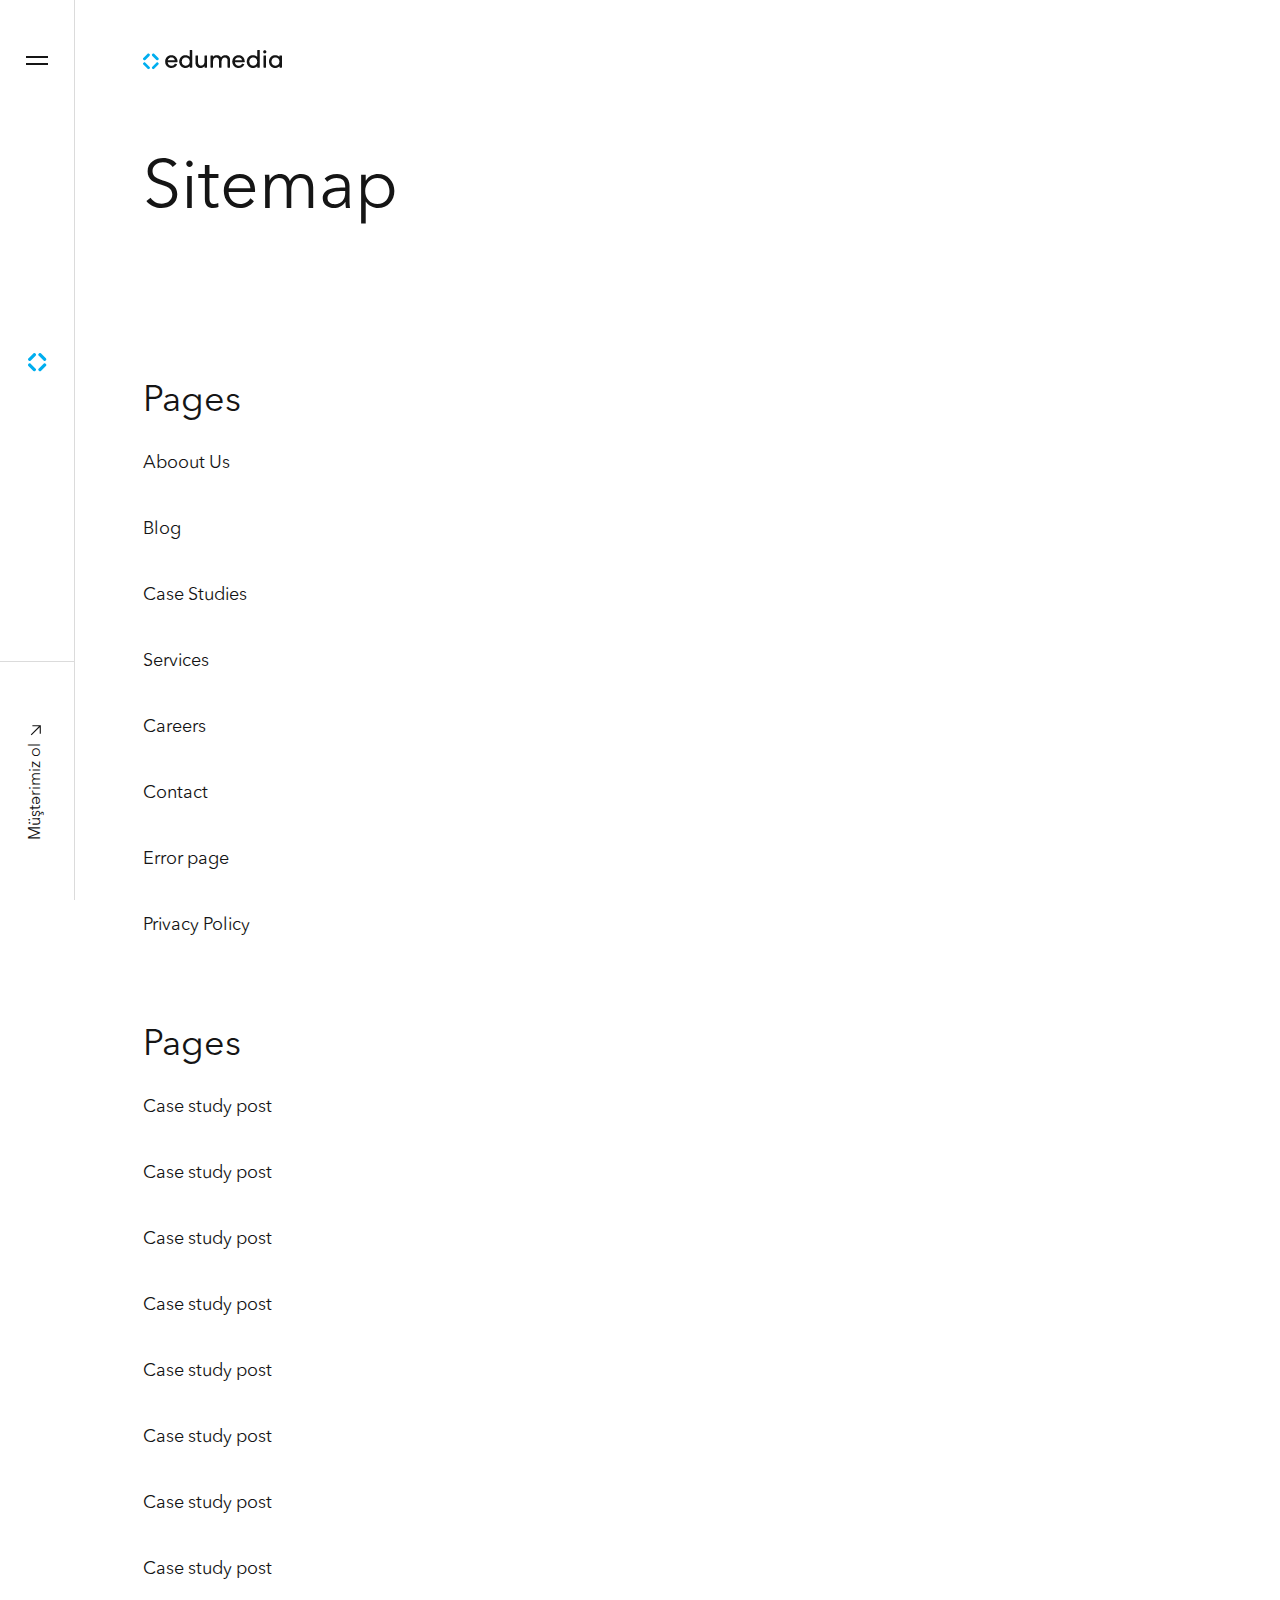
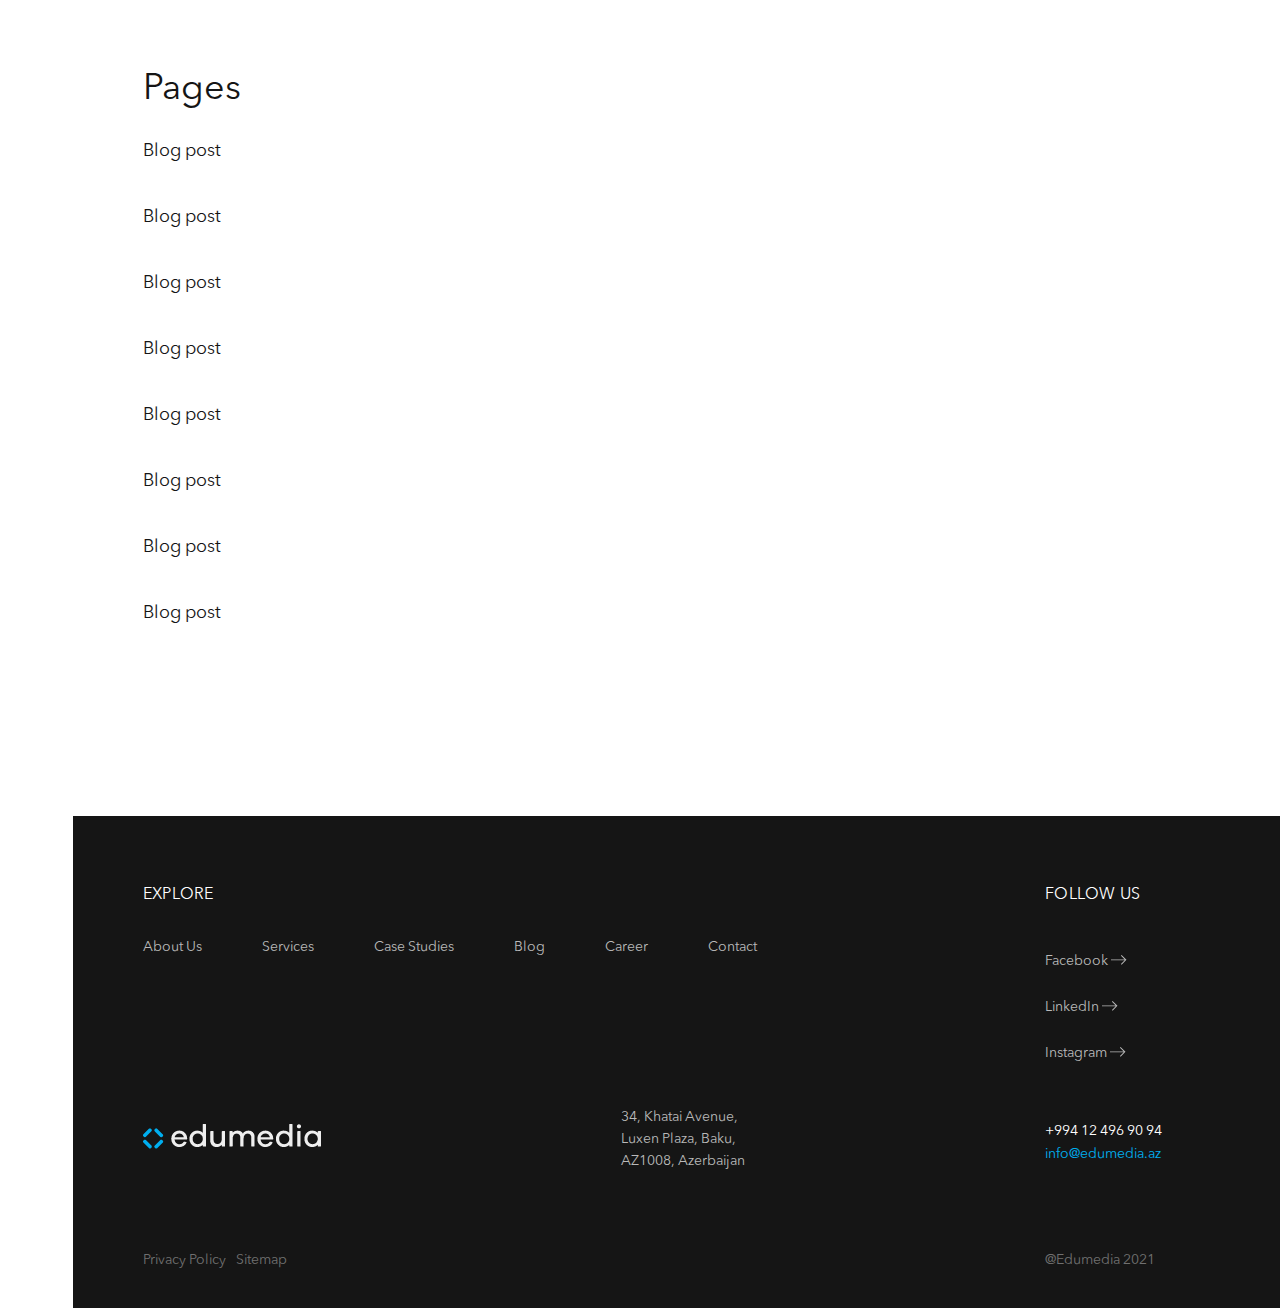
<file: siteMap.html>
<!DOCTYPE html>
<html lang="en">
<head>
    <meta charset="UTF-8">
    <meta http-equiv="X-UA-Compatible" content="IE=edge">
    <meta name="viewport" content="width=device-width, initial-scale=1.0">
    <title>Edumedia</title>
    <meta name="keywords" content="edumedia, edu, media, azerbaycan, azerbaijan, azərbaycan">
    <meta name="description" content="EDUMEDIA"> 
    <meta name="author" content="Farid Yusifov - Frontend Web Developer - Edumedia Azerbaijan">
    <meta name="copyright" content="Farid Yusifov - Frontend Web Developer - Edumedia Azerbaijan">
    <meta property="og:title" content="EDUMEDIA">
    <meta property="og:description" content="EDUMEDIA">
    <meta property="og:image" content="./img/sidebar-icon.png">
    <meta property="og:url" content="edumedia.az">
    
    <link rel="stylesheet" href="./css/main.css">
    <link rel="stylesheet" href="./css/responsive.css">
    <link rel="shortcut icon" href="./img/favicon (2).ico">
    <link rel="stylesheet" type="text/css" href="slick/slick.css"/>
    <link rel="stylesheet" type="text/css" href="slick/slick-theme.css"/>
</head>
<body>
    <div class="app">
        <div id="sidebar" class="sidebar sidebar_bg_light">
            <div class="sidebar_body">
                <div class="sidebar_btn" title="Toggle button" id="open_menu_btn">
                    <div class="bar1 sidebar_menu_icon sidebar_menu_icon_clr_dark"></div>
                    <div class="bar2 sidebar_menu_icon sidebar_menu_icon_clr_dark"></div>        
                </div>
                <a href="index.html" class="sidebar_icon">
                    <img src="./img/sidebar-icon.png" alt="">
                    <p class="sidebar_icon_text sidebar_icon_text_clr">edumedia</p>                
                </a>
                <a href="contact.html" class="customer_btn_light">
                    <div class="customerLink customer_btn_clr">
                        Müştərimiz ol
                        <svg xmlns="http://www.w3.org/2000/svg" width="18.162" height="18.162" viewBox="0 0 18.162 18.162">
                            <g id="noun_Left_1920800" transform="translate(29.617 16.393) rotate(135)">
                              <path id="Path_19" data-name="Path 19" d="M8.492,25.684l.792-.809L4.662,20.253H16.2V19.131H4.662l4.622-4.622L8.492,13.7,2.5,19.692Z" transform="translate(0 0)" fill="#151515"/>
                            </g>
                        </svg>
                    </div>
                </a>
            </div>
        </div>
        <div id="onclick_sidebar" class="onclick_sidebar" >
			<div class="onclick_sidebar_body">
				<div class="onclick_sidebar_top">
					<div class="onclick_sidebar_lang">
						<a href="#" class="onclick_sidebar_lang_item">AZ</a>
						<a href="#" class="onclick_sidebar_lang_item active">ENG</a>
					</div>
					<ul class="onclick_sidebar_header">
						<li class="onclick_sidebar_header_item">
							<a href="#">Facebook</a>
						</li>
						<li class="onclick_sidebar_header_item">
							<a href="#">LinkedIn</a>
						</li>
						<li class="onclick_sidebar_header_item">
							<a href="#">Instagram</a>
						</li>
					</ul>
				</div>
				<ul class="onclick_sidebar_content">
					<li class="onclick_sidebar_content_item">
						<a href="index.html" class="onclick_sidebar_content_item_link active">Home</a>
					</li>
					<li class="onclick_sidebar_content_item">
						<a href="service.html" class="onclick_sidebar_content_item_link">Services</a>
					</li>
					<li class="onclick_sidebar_content_item">
						<a href="case_studies.html" class="onclick_sidebar_content_item_link">Case Studies</a>
					</li>
					<li class="onclick_sidebar_content_item">
						<a href="about.html" class="onclick_sidebar_content_item_link">About Us</a>
					</li>
					<li class="onclick_sidebar_content_item">
						<a href="blog.html" class="onclick_sidebar_content_item_link">Blog</a>
					</li>
					<li class="onclick_sidebar_content_item">
						<a href="careers.html" class="onclick_sidebar_content_item_link">Careers</a>
					</li>
				</ul>
				<div class="onclick_sidebar_footer">
					<div class="onclick_section_footer">
						<a href="contact.html" class="btn onclick_mobile_section_footer_btn">
							Get in touch
							<svg xmlns="http://www.w3.org/2000/svg" width="15.467" height="9.707" viewBox="0 0 15.467 9.707">
								<g id="noun_Left_1920800" transform="translate(9.967 23.407) rotate(180)">
									<path id="Path_19" data-name="Path 19" d="M7.354,23.407,8,22.752,4.252,19.008H17.966V18.1H4.252L8,14.355,7.354,13.7,2.5,18.554Z" transform="translate(-8 0)" fill="#151515"></path>
								</g>
								</svg>
							</a>
					</div>
					<div class="onclick_sidebar_footer_body">
						<a href="index.html" class="footer_center_icon">
							<img src="./img/page icon.png" alt="page icon">
						</a>
						<div class="footer_center_adress">
							<p>
								34, Khatai Avenue,  Luxen Plaza, <br> Baku, AZ1008, Azerbaijan
							</p>
						</div>
						<div class="footer_center_contact">
							<a class="footer_center_contact_mail" href="#">info@edumedia.az</a>
						</div>
					</div>
				</div>
			</div>
		</div>
        <div class="container">
            <div class="section page bgColor pd_mobile" data-color="white">
                <div class="pageHeader">
                    <div class="header_icon">
                        <img src="./img/edumedia_icon_black.png" alt="page-icon">                      
                    </div>
                </div>
                <div class="page_content">
                    <h1 class="page_content_head">Sitemap</h1>
                    <div class="page_content_body">
                        <div class="page_content_body_item">
                            <h3 class="page_content_body_item_head">Pages</h3>
                            <ul class="page_content_body_item_nav">
                                <li class="page_content_body_item_nav_li">
                                    <a href="errorPage.html">Aboout Us</a>
                                </li>
                                <li class="page_content_body_item_nav_li">
                                    <a href="#">Blog</a>
                                </li>
                                <li class="page_content_body_item_nav_li">
                                    <a href="#">Case Studies</a>
                                </li>
                                <li class="page_content_body_item_nav_li">
                                    <a href="#">Services</a>
                                </li>
                                <li class="page_content_body_item_nav_li">
                                    <a href="#">Careers</a>
                                </li>
                                <li class="page_content_body_item_nav_li">
                                    <a href="#">Contact</a>
                                </li>
                                <li class="page_content_body_item_nav_li">
                                    <a href="#">Error page</a>
                                </li>
                                <li class="page_content_body_item_nav_li">
                                    <a href="#">Privacy Policy</a>
                                </li>
                            </ul>
                        </div>
                        <div class="page_content_body_item">
                            <h3 class="page_content_body_item_head">Pages</h3>
                            <ul class="page_content_body_item_nav">
                                <li class="page_content_body_item_nav_li">
                                    <a href="#">Case study post</a>
                                </li>
                                <li class="page_content_body_item_nav_li">
                                    <a href="#">Case study post</a>
                                </li>
                                <li class="page_content_body_item_nav_li">
                                    <a href="#">Case study post</a>
                                </li>
                                <li class="page_content_body_item_nav_li">
                                    <a href="#">Case study post</a>
                                </li>
                                <li class="page_content_body_item_nav_li">
                                    <a href="#">Case study post</a>
                                </li>
                                <li class="page_content_body_item_nav_li">
                                    <a href="#">Case study post</a>
                                </li>
                                <li class="page_content_body_item_nav_li">
                                    <a href="#">Case study post</a>
                                </li>
                                <li class="page_content_body_item_nav_li">
                                    <a href="#">Case study post</a>
                                </li>
                            </ul>
                        </div>
                        <div class="page_content_body_item">
                            <h3 class="page_content_body_item_head">Pages</h3>
                            <ul class="page_content_body_item_nav">
                                <li class="page_content_body_item_nav_li">
                                    <a href="#">Blog post</a>
                                </li>
                                <li class="page_content_body_item_nav_li">
                                    <a href="#">Blog post</a>
                                </li>
                                <li class="page_content_body_item_nav_li">
                                    <a href="#">Blog post</a>
                                </li>
                                <li class="page_content_body_item_nav_li">
                                    <a href="#">Blog post</a>
                                </li>
                                <li class="page_content_body_item_nav_li">
                                    <a href="#">Blog post</a>
                                </li>
                                <li class="page_content_body_item_nav_li">
                                    <a href="#">Blog post</a>
                                </li>
                                <li class="page_content_body_item_nav_li">
                                    <a href="#">Blog post</a>
                                </li>
                                <li class="page_content_body_item_nav_li">
                                    <a href="#">Blog post</a>
                                </li>
                            </ul>
                        </div>
                    </div>
                </div>
            </div>
            <div class="section footer pd_mobile">
				<div class="footer_content">
					<div class="footer_top">
						<div class="footer_explore">
							<h2 class="footer_head">EXPLORE</h2>
							<ul class="footer_explore_nav">
								<li class="footer_explore_nav_item">
									<a href="about.html">About Us</a>
								</li>
								<li class="footer_explore_nav_item">
									<a href="service.html">Services</a>
								</li>
								<li class="footer_explore_nav_item">
									<a href="case_studies.html">Case Studies</a>
								</li>
								<li class="footer_explore_nav_item">
									<a href="blog.html">Blog</a>
								</li>
								<li class="footer_explore_nav_item">
									<a href="careers.html">Career</a>
								</li>
								<li class="footer_explore_nav_item">
									<a href="contact.html">Contact</a>
								</li>
							</ul>
						</div>
						<div class="footer_follow_us">
							<h2 class="footer_head">FOLLOW US </h2>
							<ul class="follow_us_nav"> 
								<li class="follow_us_nav_item">
									<a href="https://www.facebook.com/edumedia.azerbaijan">
										Facebook
										<svg xmlns="http://www.w3.org/2000/svg" width="15.467" height="9.707" viewBox="0 0 15.467 9.707">
											<g id="noun_Left_1920800" transform="translate(9.967 23.407) rotate(180)">
												<path id="Path_19" data-name="Path 19" d="M7.354,23.407,8,22.752,4.252,19.008H17.966V18.1H4.252L8,14.355,7.354,13.7,2.5,18.554Z" transform="translate(-8 0)"></path>
											</g>
										</svg>
									</a>
								</li>
								<li class="follow_us_nav_item">
									<a href="https://www.linkedin.com/company/edumedia-azerbaijan-llc/?originalSubdomain=tr">
										LinkedIn
										<svg xmlns="http://www.w3.org/2000/svg" width="15.467" height="9.707" viewBox="0 0 15.467 9.707">
											<g id="noun_Left_1920800" transform="translate(9.967 23.407) rotate(180)">
												<path id="Path_19" data-name="Path 19" d="M7.354,23.407,8,22.752,4.252,19.008H17.966V18.1H4.252L8,14.355,7.354,13.7,2.5,18.554Z" transform="translate(-8 0)"></path>
											</g>
										</svg>
									</a>
								</li>
								<li class="follow_us_nav_item">
									<a href="https://www.instagram.com/edumediaaz/">
										Instagram
										<svg xmlns="http://www.w3.org/2000/svg" width="15.467" height="9.707" viewBox="0 0 15.467 9.707">
											<g id="noun_Left_1920800" transform="translate(9.967 23.407) rotate(180)">
												<path id="Path_19" data-name="Path 19" d="M7.354,23.407,8,22.752,4.252,19.008H17.966V18.1H4.252L8,14.355,7.354,13.7,2.5,18.554Z" transform="translate(-8 0)"></path>
											</g>
										</svg>
									</a>
								</li>
							</ul>
						</div>
					</div>
					<div class="footer_center">
						<a href="index.html" class="footer_center_icon">
							<img src="./img/page icon.png" alt="">
						</a>
						<div class="footer_center_adress">
							<p>
								34, Khatai Avenue, <br> Luxen Plaza, Baku, <br> AZ1008, Azerbaijan
							</p>
						</div>
						<div class="footer_center_contact">
							<a href="tel:+994124969094" class="footer_center_contact_number">+994 12 496 90 94</a>
							<a class="footer_center_contact_mail" href="mailto::info@edumedia.az">info@edumedia.az</a>
						</div>
					</div>
					<div class="footer_bottom">
						<ul class="footer_bottom_nav">
							<li class="footer_bottom_nav_item">
								<a href="privacyPolicy.html">Privacy Policy</a>
							</li>
							<li class="footer_bottom_nav_item">
								<a href="siteMap.html">Sitemap</a>
							</li>
						</ul>
						<div class="footer_bottom_right">
							<p class="footer_tag">@Edumedia 2021</p>
						</div>
					</div>
				</div>
			</div>
        </div>
    </div>
    <script src="./dist/jquery-3.6.0.min.js" integrity="sha256-/xUj+3OJU5yExlq6GSYGSHk7tPXikynS7ogEvDej/m4=" crossorigin="anonymous"></script>
	<script type="text/javascript" src="slick/slick.min.js"></script>
	<script src="./js/main.js"></script>
</body>
</html>
</file>
<file: css/main.css>
*,
*::after,
*::before {
    margin: 0;
    padding: 0;
    box-sizing: border-box;
}
* {
    transition: all 0.3s;
}
@font-face {
    font-family:  AvenirNext Azeri;
    src: url(./../fonts/AvenirNextAzeri-Regular.woff);
}
@font-face {
    font-family:  AvenirNext Azeri Bold;
    src: url(./../fonts/AvenirNextAzeri-Bold.woff);
}
@font-face {
    font-family:  AvenirNext Azeri Light;
    src: url(./../fonts/AvenirNextAzeri-Light.woff);
}
body{
    font-family: AvenirNext Azeri , 'Segoe UI', Tahoma, Geneva, Verdana, sans-serif;
    transition: all 0.3s;
}
.app{
    transition: background-color 0.6s ease;
}

.app {
    --color-8e8e8e: #707070;
    --color-151515: #151515;
    --color-000000: #000000;
    --color-303030: #303030;
    --color-ffffff: #ffffff;
    --color-676767: #676767;
    --color-eeeeee: #eeeeee;
    --color-00aeef: #00aeef;
    --color-b9b9b9: #b9b9b9;
    --color-d9d9d9: #d9d9d9;
    --color-f6f6f6: #f6f6f6;
    --color-2b2b2b: #2b2b2b;
    --color-9a9a9a: #9a9a9a;
    --color-191919: #191919;
    --color-888888: #888888;
    --color-707070: #707070;
    background-color: var(--color-151515);
    min-height: 100vh;
}
.app.color-white {

    --color-8e8e8e: #707070;
    --color-151515: #ffffff;
    --color-000000: #000000;
    --color-303030: #b9b9b9;
    --color-ffffff: #151515;
    --color-676767: #676767;
    --color-eeeeee: #303030;
    --color-00aeef: #00aeef;
    --color-b9b9b9: #b9b9b9;
    --color-d9d9d9: #151515;
    --color-f6f6f6: #2b2b2b;
    --color-2b2b2b: #f6f6f6;
    --color-9a9a9a: #9a9a9a;
    --color-191919: #f5f5f5;
    --color-888888: #888888;
    --color-707070: #707070;
}




a {
    text-decoration: none;
}
li {
    list-style: none;
}
/* .section{
    width: 100%;
    height: 100%;
} */
.color-white{
    background-color: #FFFFFF;
}
.color-black{
    background-color: #151515;
}
.center {
    display: flex;
    align-items: center;
}
/* @font-face {
    font-family: 0;
    src: url(./fonts/);
} */
/* same sections code */

/* .section{
    padding: 80px 70px 0px 70px;
} */
.section_header {
    display: flex;
    justify-content: space-between;
    align-items: center;
    margin-bottom: 24px;
}
.section_header_container {
    max-width: 60%;
}
.section_header_title {
    color: #151515;
    line-height: 20px;
    font-size: 17px;
}
.section_header_desc {
    /* width: 40rem; */
    font-size: 42px;
    line-height: 50px;
    font-weight: 300;
    padding: 60px 0px;
    color: var(--color-ffffff);
}
.white_title {
    color: var(--color-ffffff);
    font-size: 17px;
    line-height: 20px;
    letter-spacing: 0.26px;
    font-weight: 500;
}
.black_title {
    color: var(--color-ffffff);
    font-size: 17px;
    line-height: 20px;
    letter-spacing: 0.26px;
    font-weight: 500;
}
.positionSticky{
    position: sticky !important;
    top: 0 !important;
}
.fadeUp {
    transform: translateY(200px);
}
.scrolled {
    transform: translateY(0);
    /* transition: all 0.5s; */
}
.black_bg {
    background-color: #151515;
}
.white_bg {
    background-color: #ffffff;
}

.black_clr{
    color: var(--color-151515);
}
.white_clr{
    color: var(--color-ffffff);
}
.box {
    width: 100%;
    height: 100%;
    position: relative;
    overflow: hidden;
}
.box_item {
    position: absolute;
    top: 0;
    left: 0;
    width: 100%;
    height: 100%;
}
.pd-top100 {
    padding-top: 100%;
}
.pd-top50 {
    padding-top: 50%;
}
.pd-top140 {
    padding-top: 140%;
}
.pd-top55{
    padding-top: 55%;
}
.display{
    display: none;
}
/* .flex_25{
    flex: 0 0 25%;
    max-width: 25%;
} */

.custom_select {
    display: inline-block;
    width: 100%;
    padding: 18px 32px 18px 16px;
    font-size: 16px;
    font-weight: 400;
    color: #151515;
    vertical-align: middle;
    background: #f2f2f2 url("data:image/svg+xml,%3Csvg xmlns='http://www.w3.org/2000/svg' width='13' height='7' viewBox='0 0 13 7'%3E%3Cg%3E%3Cg transform='rotate(-90 6.5 3.5)'%3E%3Cpath fill='%23151515' d='M3.195 4.045l5.393 5.392 1.076-1.102L4.842 3.5l4.822-4.835-1.076-1.102-5.393 5.392-.53.545z'/%3E%3C/g%3E%3C/g%3E%3C/svg%3E") no-repeat right 16px center/13px 13px;
    border: none;
    border-radius: 0;
    -webkit-appearance: none;
    -moz-appearance: none;
    appearance: none;
}
/* same section code finished */




/* sidebar start */

.sidebar {
    height: 100vh;
    min-height: 450px;
    width: 75px;
    position: fixed;
    z-index: 999999999;
    top: 0;
    background-color: #151515;
    border-right: 1px solid #303030;
    transition: all 0.3s;
}
.sidebar_bg_light {
    background-color: #FFFFFF;
    border-right: 1px solid #DBDBDB;
}
.sidebar_bg_dark {
    background-color: #151515;
    border-right: 1px solid #303030;
    border-bottom: 1px solid #303030;
}
.sidebar_body {
    display: flex;
    flex-direction: column;
    align-items: center;
    justify-content: space-between;
    height: 100%;
    min-height: 450px;
    padding: 51px 0px 0px 0px;
}
.sidebar_btn {
    cursor: pointer;
}
.sidebar_icon_text{
    display: none;
}
/* .white {
    color: #ffffff;
} */

/* .dark {
    color: #151515;
} */

.sidebar_menu_icon {
    width: 22px;
    height: 2px;
    background-color: #FFFFFF;
    margin: 5px 0;
    transition: all 0.4s;
}

.sidebar_menu_icon_clr_dark {
    background-color: #151515;
}
.sidebar_menu_icon_clr_light {
    background-color: #ffffff;
}
.change .bar1 {
    transform: rotate(-45deg) translate(-3px, 2px);
}
.change .bar2 {
    transform: rotate(45deg) translate(-3px, -2px);
}

.customer_btn_light {
    width: 100%;
    display: flex;
    justify-content: center;
    padding: 60px 0px;
    align-items: center;
    position: relative;
    writing-mode: vertical-lr;
}
.customer_btn_dark {
    width: 100%;
    display: flex;
    justify-content: center;
    padding: 60px 0px;
    align-items: center;
    position: relative;
    writing-mode: vertical-lr;
}
.customer_btn_light::before{
    content: "";
    height: 1px;
    position: absolute;
    top: 0;
    left: 0;
    right: 0;
    background-color: #DBDBDB;
}
.customer_btn_dark::before{
    content: "";
    height: 1px;
    position: absolute;
    top: 0;
    left: 0;
    right: 0;
    background-color: #303030;
}
.customer_btn_dark {
    background-size: 100% 200%; 
    background-image: linear-gradient(to bottom, #151515 50%, #00AEEF 50%);
    transition: 
      background-position .3s ease-in-out, 
      color .3s ease-in-out;
}
.customer_btn_light{
    background-size: 100% 200%; 
    background-image: linear-gradient(to bottom, #FFFFFF 50%, #00AEEF 50%);
    transition: 
      background-position .3s ease-in-out, 
      color .3s ease-in-out;
}
.customer_btn_dark:hover,
.customer_btn_dark:focus {
    background-position: 0 100%;
    color: #fff;
}
.customer_btn_light:hover,
.customer_btn_light:focus {
    background-position: 0 100%;
    color: #fff;
}
/* .customer_btn::before {
    content: "";
    background-color: #303030;
} */

.customerLink {
    color: #ffffff;
    line-height: 19px;
    font-size: 16px;
    transform: rotate(180deg)
}
.customerLink svg{
    transform: rotate(180deg);
}
.customer_btn_clr{
    color: #151515;
}
.customer_btn_clr::before {
    content: "";
    background-color: #DBDBDB;
}
.white{
    color: var(--color-ffffff);
}
.customer_arrow {
    position: absolute;
    top: 15px;
    transform: rotate(45deg);
    color: #ffffff;
}
.edumedia_logo{
    display: none;
}
.onclick_sidebar.isOpen {
    left: 0;
}
.overflowY {
    overflow-y: hidden;
}
/* sidebar finished */






/* onclick sidebar startt */

.onclick_sidebar {
    padding-left: 75px;
    height: 100%;
    width: 100%;
    min-height: 450px;
    position: fixed;
    z-index: 99999;
    top: 0;
    left: -100%;
    background-color: #151515;
    overflow-x: hidden;
    transition: all 0.3s;
}
.onclick_sidebar_slide{
    left: 0;
}
.onclick_sidebar_body {
    display: flex;
    flex-direction: column;
    justify-content: space-between;
    height: 100%;
    padding: 51px 70px 100px 76px;
}
.onclick_sidebar_content {
    display: flex;
    flex-wrap: wrap;
    align-items: center;
    position: relative;
    width: 100%;
    margin-left: -10px;
}
.onclick_sidebar_content_item {
    width: 33.3%;
    padding: 10px 10px;
}
.onclick_sidebar_content_item_link.active{
    color: #00AEEF;
}
.onclick_sidebar_content_item_link.active::after {
    content: '';
    width: 100%;
    height: 3px;
    display: block;
    background-color: #00aeef;
    position: absolute;
}
.onclick_sidebar_content_item a {
    padding: 56px 0px 56px 0px;
    color: #ffffff;
    position: relative;
    font-size: 68px;
    line-height: 68px;
    display: inline-block;
    text-align: left;
}
.onclick_sidebar_content_item a:hover {
    color: #00AEEF;
    transition: all .3s;
}
#close_menu_btn {
    display: none;
}
.onclick_sidebar_top{
    display: flex;
    justify-content: space-between;
    align-items: baseline;
}
.onclick_sidebar_lang{
    display: flex;
    flex-wrap: wrap;
}
.onclick_sidebar_lang_item{
    font-size: 16px;
    line-height: 19px;
    color: #FFFFFF;
    padding: 0px 10px;
}
.onclick_sidebar_lang_item:hover{
    color: #00aeef;
}
.onclick_sidebar_lang_item.active{
    color: var(--color-00aeef);
}
.onclick_sidebar_header {
    display: flex;
    /* justify-content: flex-end; */
}
.onclick_sidebar_header_item a {
    padding: 0px 50px;
    color: #B9B9B9;
    font-size: 14px;
    line-height: 16px;
    text-align: left;
}
.onclick_sidebar_header_item a:hover {
    color: #FFFFFF;
    transition: all .3s;
}
/* .onclick_sidebar_footer {
    display: flex;
    justify-content: space-between;
    align-items: center;
} */
.onclick_sidebar_footer_body{
    display: flex;
    justify-content: space-between;
    align-items: center;
}
.onclick_section_footer{
    display: none;
}

/* onclick sidebar finished */

.container {
    margin-left: 73px;
}

/* header start */

.header {
    /* display: flex;
    flex-wrap: wrap; */
    height: 100vh;
    min-height: 300px;
    /* max-width: 1920px; */
    width: 100%;
    margin: 0 auto;
    padding: 0px 70px 60px 70px;
    /* background-color: #151515; */
    mix-blend-mode: lighten;
    position: relative;
    overflow: hidden;
}
.section_header_absolute_img{
    position: absolute;
    top: 50%;
    left: 50%;
    transform: translate(-50%, -50%);
    z-index: 0;
    mix-blend-mode: lighten;
    min-height: 100%;
    min-width: calc(100% + 130px);
}
.header_container {
    padding-top: 50px;
    height: 100%;
    position: relative;
}
.header_body {
    display: flex;
    justify-content: space-between;
    flex-direction: column;
    align-items: flex-start;
    height: 100%;
}
.header_desc {
    width: 85%;
}
.header_desc h1 {
    color: var(--color-ffffff);
    font-size: 68px;
    line-height: 87px;
    font-weight: normal;
}
.arrow {
    z-index: 8900;
    cursor: pointer;
}
.header_link {
    display: none;
}
.btn {
    display: inline-block;
    border: 1px solid var(--color-303030);
    padding: 20px;
    color: var(--color-ffffff);
    /* background-color: #151515; */
    font-weight: lighter;
    font-size: 16px;
    line-height: 20px;
    transition: all .3s;
}
.btn svg {
    margin-left: 10px;
}
.btn_bgcolor {
    display: flex;
    align-items: center;
}
.btn:hover {
    background-color: var(--color-ffffff);
    color: var(--color-151515);
    border-color: var(--color-ffffff);
    opacity: 100%;
}
/* .btn_bgcolor:hover {
    background-color: var(--color-151515);
    color: var(--color-ffffff);
    border-color: var(--color-151515);
} */
.border_clr_btn {
    border: 1px solid rgba(21, 21, 21, 0.31);
    color: #151515;
    transition: all .4s;
}
.border_clr_btn svg{
    fill: #151515;
}
.border_clr_btn:hover {
    background-color: #151515;
    color: #FFFFFF;
    border: 1px solid #151515;
}
.border_clr_btn:hover svg{
    fill: #FFFFFF;
    transition: all .4s;
}
.btn_border {
    border: 1px solid rgba(219, 219, 219, 0.44);
    color: #FFFFFF;
}
.btn_border:hover {
    border: 1px solid rgba(219, 219, 219, 0.44);
    color: #151515;
    background-color: #FFFFFF;
}
/* .banner_btn{
    display: inline-block;
    border: 1px solid #303030;
    position: relative;
    color: #FFFFFF;
    font-weight: lighter;
    font-size: 16px;
    line-height: 20px;
    cursor: pointer;
}
.banner_btn a{
    padding: 15px 35px 15px 15px;
    display: block;
}
.banner_btn svg {
    position: absolute;
    top: 20px;
    right: 10px;
} */

/* .backgroung_gift{
    position: relative;
    overflow: hidden;
    width: 100%;
    height: 100%;
    padding-top: 100%;
}
.backgroung_gift_body{
    position: absolute;
    top: 0;
    left: 0;
    width: 100%;
    height: 100%;
}
.backgroung_gift_body img{
    width: 100%;
    min-width: 100%;
    height: 100%;
    mix-blend-mode: lighten;

} */

/* header finished */



/* banner start */

.banner {
    padding: 80px 70px 100px 70px;
    /* height: 100vh; */
}
.banner_header {
    display: flex;
    justify-content: space-between;
    align-items: center;
    padding-top: 100px;
}
.banner_content {
    counter-reset: section;
    display: flex;
    flex-wrap: wrap;
    padding: 30px 0px;
}
.banner_content_item {
    display: flex;
    flex: 0 0 50%;
    max-width: 50%;
    color: var(--color-d9d9d9);
    /* height: 100%; */
    padding: 25px 0px;
    transition: all .3s;
    /* margin: 30px 0px; */
    opacity: .25;
}
.banner_content_item_body {
    width: 65%;
    /* opacity: .25; */
    cursor: pointer;
    word-wrap: break-word;
}
.banner_content_item_body h2 {
    /* width: 30%; */
    font-size: 42px;
    line-height: 50px;
    font-weight: lighter;
}
.banner_content_item_desc {
    opacity: 0;
    /* visibility: hidden; */
    transition: all .3s;
}
.banner_content_item_desc p {
    font-size: 14px;
    line-height: 26px;
    margin: 20px 0px;
    overflow: hidden;
    display: -webkit-box;
    -webkit-line-clamp: 5;
    -webkit-box-orient: vertical;
}
.banner_content_item_numb {
    display: flex;
    flex-direction: column;
    /* margin-left: auto; */
}
.banner_content_item_numb::before {
    counter-increment: section;
    content: "0"counter(section);
    font-size: 36px;
    font-family: AvenirNext Azeri Bold;    
    color: var(--color-00aeef);
}
.banner_content_item:nth-child(4n-3) .banner_content_item_body {
    order: 1;
    text-align: right;
}
.banner_content_item:nth-child(4n-3) .banner_content_item_numb {
    order: 2;
    align-items: center;
    justify-content: flex-end;
    margin-left: auto;
}
.banner_content_item:nth-child(4n-3) .banner_content_item_numb::before {
    order: 1;
    align-self: flex-start;
}
.banner_content_item:nth-child(4n-3) .banner_content_item_numb .banner_empty {
    order: 2;
    transform: translate(-50%, -50%) rotate(-45deg);
    left: 50%;
    margin-right: 10px;
}
.banner_content_item:nth-child(4n-2) .banner_content_item_body {
    order: 2;
    text-align: left;
}
.banner_content_item:nth-child(4n-2) .banner_content_item_numb {
    order: 1;
    align-items: center;
    justify-content: flex-end;
    margin-right: auto;
}
.banner_content_item:nth-child(4n-2) .banner_content_item_numb::before {
    /* order:2; */
    align-self: flex-end;
}
.banner_content_item:nth-child(4n-2) .banner_content_item_numb .banner_empty {
    order: 1;
    transform: translate(50%, -50%) rotate(-135deg);
    left: -50%;
    margin-right: 10px;
}
.banner_content_item:nth-child(4n-1) .banner_content_item_body {
    order: 1;
    text-align: right;
}
.banner_content_item:nth-child(4n-1) .banner_content_item_numb {
    order: 2;
    align-items: center;
    justify-content: flex-start;
    margin-left: auto;
}
.banner_content_item:nth-child(4n-1) .banner_content_item_numb::before {
    order: 1;
    align-self: flex-start;
}
.banner_content_item:nth-child(4n-1) .banner_content_item_numb .banner_empty {
    /* order:2; */
    transform: translate(-50%, 50%) rotate(45deg);
    left: 50%;
    margin-right: 10px;
}
.banner_content_item:nth-child(4n) .banner_content_item_body {
    order: 2;
    text-align: left;
}
.banner_content_item:nth-child(4n) .banner_content_item_numb {
    order: 1;
    align-items: center;
    justify-content: flex-start;
    margin-right: auto;
}
.banner_content_item:nth-child(4n) .banner_content_item_numb::before {
    order: 2;
    align-self: flex-end;
}
.banner_content_item:nth-child(4n) .banner_content_item_numb .banner_empty {
    order: 1;
    transform: translate(50%, 50%) rotate(135deg);
    left: -50%;
    /* top: -50%; */
    margin-right: 10px;
}
.banner_empty {
    width: 145px;
    height: 45px;
    border-radius: 15px;
    background: var(--color-00aeef);
    position: relative;
}
/* .banner_content_item_body {
    opacity: .25;
} */
/* .banner_content_item:hover .banner_content_item_desc {
    opacity: 1;
    visibility: visible;
    transition: all 0.3s;
} */
/* .banner_content_item:hover .banner_content_item_body {
    opacity: 1;
    visibility: visible;
    transition: all 0.3s;
} */
/* .banner_content_item:hover .banner_content_item_numb {
    opacity: .25;
} */
/* .banner_content_item:hover {
    opacity: 1;
    visibility: visible;
    transition: all 0.3s;
} */
.banner_content_item:hover {
    opacity: 1;
}
.banner_content_item.active {
    opacity: 1;
}
.banner_content_item:hover .banner_content_item_desc {
    opacity: 1;
    /* visibility: visible; */
    transition: all 0.3s;
}
.banner_content_mobile {
    display: none;
    counter-reset: section_mobile;
}
.banner_content_mobile_item_numb::after {
    counter-increment: section_mobile;
    content: "0"counter(section_mobile);
    font-size: 36px;
    line-height: 105px;
    color: #00AEEF;
    opacity: 100%;
    font-weight: bold;
    margin-left: 15px;
}
.banner_content_mobile_item{
    margin: 0px 0px 35px 0px;
}
.banner_content_mobile_item_title {
    color: var(--color-d9d9d9);
    font-size: 42px;
    line-height: 50px;
    font-weight: lighter;
}
.banner_content_mobile_item_desc{
    font-size: 14px;
    line-height: 26px;
    text-align: left;
    color: var(--color-d9d9d9);
    margin: 25px 0px;
}

/* banner finished */


/* case studies start */

.case_studies {
    padding: 80px 70px 80px 70px;
}
.case_studies_content {
    overflow: hidden;
}
.case_studies_slider {
    display: flex !important;
    flex-wrap: wrap;
}
.case_studies_slider_item{
    flex: 0 0 50%;
    margin-bottom: 20px;
}
.case_studies_slider .slick-track{
    transition: none;
}
.case_studies_content_item {
    padding-right: 15px;
    width: 100%;
    display: inline-block;
    /* margin: 0 0 0 -300px; */
}
.case_studies_slider_item > div {
    height: 100%;
}
/* .case_studies_slider_item{
    margin-left: -300px;
} */
.case_studies_content_item_body{
    overflow: hidden;
}
.case_studies_content_item:hover .case_studies_item_img {
    transform: scale(1.15);
    transition: all 0.4s;
}
.case_studies_content_item:hover .case_studies_content_item_desc p {
    color: var(--color-00aeef);
    transition: all .2s;
}
.case_studies_item_img {
    width: 100%;
}
.case_studies_content_item_desc {
    display: flex;
    flex-direction: column;
}
.case_studies_content_item_desc small {
    font-size: 14px;
    line-height: 16px;
    color: var(--color-b9b9b9);
    padding: 20px 0px 12px 0px;
    text-transform: uppercase;
}
.case_studies_content_item_desc p {
    font-size: 24px;
    line-height: 29px;
    font-weight: lighter;
    color: var(--color-ffffff);
}
/* .case_studies_content_item_desc er {
    color: var(--color-00aeef);
    transition: all .2s;
} */



.case_studies_footer {
    display: flex;
    align-items: center;
    padding: 30px 0px 30px 0px; 
}
.case_studies_arrow {
    padding: 15px;
    border: 1px solid #DBDBDB;
    cursor: pointer;
    background-color: var(--color-151515);
    transition: all 0.3s;
}
.case_studies_arrow:hover {
    background-color: var(--color-ffffff);
}
.case_studies_arrow svg {
    fill: var(--color-ffffff);
    transition: none;
}
.case_studies_arrow:hover svg {
    fill: var(--color-151515);
    transition: none;
}
.case_studies_text {
    padding: 0px 10px;
    font-size: 16px;
    line-height: 18px;
    color: var(--color-ffffff);
}
/* case studies finished */


/* customers start */

.customers {
    padding: 80px 70px 20px 70px;
}
.customer_content {
    display: flex;
    flex-wrap: wrap;
    /* justify-content: space-between; */
    margin-right: -70px;
    margin-left: -70px;
    margin-bottom: 80px;
}
.customer_content_item {
    display: flex;
    flex-direction: column;
    width: 20%;
}
.customer_content_item_body {
    margin: 30px 70px;
    height: 100%;
    display: flex;
    justify-content: center;
    align-items: center;
}
.customer_content_item_body img {
    width: 100%;
    max-height: 80px;
    max-width: 130px;
}
.mobile_section_footer_btn{
    display: none;
}
/* customers finished */



/* blog posts start */

.blog_posts {
    padding: 80px 70px 20px 70px;
}
.blog_posts_content {
    display: flex;
    flex-wrap: wrap;
    margin-left: -15px;
    margin-right: -15px;

}
.blog_posts_content_item {
    flex: 0 0 25%;
    margin: 45px 0px;
}
.blog_posts_content_item:hover img {
    transform: scale(1.15);
    transition: all 0.4s;
}
.blog_posts_content_item:hover .blog_posts_content_item_desc_text{
    color: var(--color-00aeef);
    transition: all 0.3s;
}
.blog_posts_content_item_body {
    margin: 0px 15px;
    display: flex;
    flex-direction: column;
    color: #FFFFFF;
    /* height: 100%; */
}
.blog_posts_content_item_body img {
    min-width: 100%;
    height: 100%;
    /* width: 100%; */
}
.blog_posts_content_item_desc {
    display: flex;
    flex-direction: column;
}
.blog_posts_content_item_desc_date {
    padding: 20px 0px;
    color: var(--color-b9b9b9);
    font-size: 13px;
    line-height: 15px;
    text-transform: uppercase;
}
.blog_posts_content_item_desc_text {
    color: var(--color-ffffff);
    font-size: 18px;
    line-height: 22px;
    font-weight: lighter;
}

.case_studies_content_item:hover .case_studies_content_item_desc a {
    color: #00AEEF;
    transition: all .2s;
}



.blog_posts_footer {
    display: flex;
    /* flex-wrap: wrap; */
    padding: 100px 70px 50px 70px;
}

.blog_posts_footer_item {
    flex: 0 0 50%;
    max-width: 50%;
}
.blog_posts_footer_item:hover  .overlay{
    opacity: 74%;
}
.blog_posts_footer_item:hover img {
    transform: scale(1.15);
    transition: all 0.3s;
}
.blog_posts_footer_item_content{
    padding-top: 51% !important;
    position: relative;
    width: 100%;
    height: 100%;
    overflow: hidden;
}
.blog_posts_footer_item_content_body{
    position: absolute;
    top: 0;
    left: 0;
    width: 100%;
    height: 100%;
}
.blog_posts_footer_item_content_body_img{
    overflow: hidden;
    width: 100%;
    height: 100%;
    position: absolute;
    top: 0;
    left: 0;
}
.blog_posts_footer_item_content_body_img img{
    min-width: 100%;
    height: 100%;
    width: 100%;
    vertical-align: middle;
}
.overlay {
    /* display: none; */
    position: absolute;
    top: 0;
    left: 0;
    width: 100%;
    height: 100%;
    background-color: #151515;
    opacity: 59%;
    z-index: 1;
}
.blog_posts_footer_item_content_body_desc{
    position: relative;
    z-index: 9994;
    padding: 25px 30px;
    display: flex;
    flex-direction: column;
    justify-content: flex-end;
    align-items: flex-start;
    height: 100%;
}
.blog_posts_footer_item_content_body_desc_text {
    width: 80%;
    font-size: 30px;
    line-height: 37px;
    color: #ffffff;
    margin-bottom: 20px;
    font-weight: lighter;
    overflow: hidden;
    display: -webkit-box;
    -webkit-line-clamp: 8;
    -webkit-box-orient: vertical;
}

/* blog posts finished */



/* project starts */

.project {
    /* background-color: #151515; */
    opacity: 100%;
    padding: 80px 70px 0px 70px;
}
.project_content {
    background: #00AEEF;
    height: 600px;
    display: flex;
    margin: 0px auto;
    justify-content: center;
    align-items: center;
    padding: 0px 20px;
}
.project_content_desc {
    display: flex;
    justify-content: center;
    flex-direction: column;
    align-items: center;
}
.project_content_desc h2 {
    font-weight: lighter;
    font-size: 50px;
    line-height: 62px;
    color: #151515;
    padding-bottom: 30px;
    text-align: center;
}
/* project finished */







/* footer starts */


.footer {
    padding: 70px 70px 30px 70px;
    background-color: #151515;
}
/* .footer_content {
    margin-right: 100px;
} */
.footer_top {
    display: flex;
    flex-wrap: wrap;
    margin-left: -10px;
    margin-right: -10px;
    /* justify-content: space-between; */
}
.footer_head {
    color: #FFFFFF;
    line-height: 19px;
    font-size: 16px;
    letter-spacing: 0.24px;
    font-weight: 500;
    text-align: left;
}
.footer_explore {
    flex: 0 0 83%;
    padding: 0px 10px;
}
.footer_explore_nav {
    display: flex;
    flex-wrap: wrap;
    padding-top: 33px;
    margin-left: -30px;
    margin-right: -30px;
}
.footer_explore_nav_item {
    padding: 0px 30px;
}
/* .footer_explore_nav_item:first-child {
    padding-left: 0;
} */
.footer_explore_nav_item a {
    color: var(--color-b9b9b9);
    font-size: 14px;
    line-height: 16px;
}
.footer_explore_nav_item a:hover {
    color: var(--color-00aeef);
    transition: all .3s;
}
.footer_follow_us {
    flex: 0 0 17%;
    padding: 0px 10px;
}
.follow_us_nav {
    padding-top: 33px;
}
.follow_us_nav_item a {
    color: var(--color-b9b9b9);
    font-size: 14px;
    line-height: 16px;
    text-align: left;
    padding: 15px 0px;
    display: inline-block;
}
.follow_us_nav_item:hover a{
    color: var(--color-00aeef);
    transition: all .2s;
}
.follow_us_nav_item svg{
    fill: #b9b9b9;
    transition: none;
}
.follow_us_nav_item:hover svg{
    fill: #00AEEF;
    transition: none;
}
.footer_center {
    display: flex;
    justify-content: space-between;
    align-items: center;
    padding: 30px 0px 70px 0px;
    margin-right: -10px;
    margin-left: -10px;
}
.footer_center_icon {
    flex: 0 0 auto;
    padding: 0px 10px;
}
.footer_center_adress {
    flex: 0 0 auto;
    color: var(--color-b9b9b9);
    line-height: 22px;
    font-size: 14px;
    padding: 0px 10px;
}
.footer_center_contact {
    flex: 0 0 17%;
    padding: 0px 10px;
    display: flex;
    flex-direction: column;
}
.footer_center_contact_number {
    color: #FFFFFF;
    font-size: 14px;
    line-height: 16px;
    padding: 7px 0px;
}
.footer_center_contact_mail {
    color: var(--color-00aeef);
    line-height: 16px;
    font-size: 14px;
}
.footer_center_contact_mail:hover {
    text-decoration: underline;
}

.footer_bottom {
    display: flex;
    flex-wrap: wrap;
    justify-content: space-between;
    align-items: baseline;
    margin-right: -10px;
    margin-left: -10px;
    /* width: 100%; */
}
.footer_bottom_nav {
    display: flex;
    align-items: center;
    flex: 0 0 auto;
    padding: 0px 10px;
}

.footer_bottom_nav_item {
    padding-right: 10px;
}
/* .footer_bottom_nav_item:first-child {
    padding-left: 0;
} */
.footer_bottom_nav_item a {
    color: var(--color-707070);
    font-size: 14px;
    line-height: 16px;
}
.footer_bottom_nav_item a:hover {
    color: #ffffff;
    transition: all 0.3s;
}
.footer_bottom_right{
    flex: 0 0 17%;
    padding: 10px;
}
.footer_tag {
    color: var(--color-707070);
    font-size: 14px;
    line-height: 16px;
}

/* footer finished */





/* service page bashlayirrr */

.page_header {
    padding: 124px 70px 0px 70px;
    /* height: 100vh; */
}
.page_breadcrumb {
    display: flex;
    flex-wrap: wrap;
}
.page_breadcrumb_item a {
    color: var(--color-ffffff);
    /* color: #ffffff; */
    font-size: 17px;
    line-height: 20px;
    opacity: 100%;
    letter-spacing: 0.26px;
    /* padding: 0px 4px; */
}
.page_breadcrumb_item a:hover {
    color: var(--color-00aeef);
}
.page_breadcrumb_item:last-child a:hover {
    color: var(--color-ffffff);
}
/* .page_breadcrumb_item_clr:last-child a {
    color: var(--color-ffffff);
    opacity: 100%;
} */

.page_breadcrumb_item:first-child a {
    padding-left: 0;
}
.page_breadcrumb_item:last-child a {
    color: var(--color-00aeef) !important;
}
.page_breadcrumb li+li:before {
    margin-left: 4px;
    color: var(--color-b9b9b9);
    content: "/";
}
.page_header_bottom {
    display: flex;
    justify-content: space-between;
    align-items: center;
    padding-top: 40px;
    /* padding-bottom: 40px; */
    z-index: 99;
}
.page_header_topic {
    max-width: 60%;
    font-size: 68px;
    line-height: 68px;
    color: var(--color-ffffff);
    /* color: #ffffff; */
    opacity: 100%;
}
.page_header_desc {
    max-width: 25%;
    text-align: left;
}
.page_header_desc p {
    font-size: 16px;
    line-height: 24px;
    color: var(--color-ffffff);
    /* color: #ffffff; */
    opacity: 100%;
}

.service {
    padding: 80px 70px 20px 70px;
}
.service_body{
    display: flex;
}



/* .service_navbar {
    flex: 0 0  33.3333%;
    max-width: 33.33333%;
    padding: 0px 15px;
}
.service_navbar_content{
    height: 100%;
    display: flex;
    justify-content: center;
    flex-direction: column;
}
.service_head {
    margin-bottom: 50px;
    font-size: 48px;
    line-height: 63px;
    color: #FFFFFF;
    opacity: 100%;
    font-weight: 400;
}
.service_nav_item {
    display: flex;
    align-items: center;
}
.service_nav_item_link {
    margin-right: 10px;
    padding: 20px 0px;
    color: #ffffff;
    font-size: 22px;
    line-height: 24px;
}
.nav_arrow {
    display: none;
}
.service_nav_item_link:hover {
    color: #00AEEF;
    transition: all .2s;
}
.service_nav_item_link:hover+.nav_arrow {
    display: block;
} */




/* .service_content {
    position: relative;
    width: 66.66666%;
    max-width: 66.666666%;
    padding: 0px 15px;
}
.service_content_div{
    margin-right: -85px;
}
.service_content_img{
    position: relative;
    overflow: hidden;
    width: 100%;
    height: 100%;
    padding-top: 55%;
}
.service_content_img_body{
    position: absolute;
    top: 0;
    left: 0;
    width: 100%;
    height: 100%;
}
.service_content_img img {
    width: 100%;
    max-width: 100%;
    height: 100%;
}
.service_content_result {
    position: absolute;
    left: 70px;
    bottom: 70px;
}
.service_content_result_head {
    font-size: 56px;
    line-height: 50px;
    color: #FFFFFF;
    opacity: 100%;
    font-weight: 400;
    margin-bottom: 40px;
}
.service_content_result_desc {
    line-height: 36px;
    font-size: 20px;
    line-height: 36px;
    color: #ffffff;
    overflow: hidden;
    display: -webkit-box;
    -webkit-line-clamp: 5;
    -webkit-box-orient: vertical;
}
.service_content_img {
    background: #0A0A0A 0% 0% no-repeat padding-box;
    opacity: 0.17;

}
.service_content_item {
    position: absolute;
    bottom: 70px;
    left: 70px;
    right:20px;
} */

/* .hardware_link:hover  .hardware{
    display: block;
} */

/* .hardware:hover{
    opacity: 1;
}
.hardware_link:hover  .hardware {
    opacity: 1;
    visibility: visible;
}
.education_link:hover  .education {
    opacity: 1;
    visibility: visible;
}
.consulting_link:hover  .consulting {
    opacity: 1;
    visibility: visible;
} */


.service_nav_item a:hover .service_content_img {
    opacity: 1;
}

.service_left{
    flex: 0 0 33.33333%;
    max-width: 33.3333%;
    padding: 0px 15px;
}
.service_left_content{
    display: flex;
    flex-direction: column;
    justify-content: center;
    height: 100%;
}
.service_left_content_header{
    color: var(--color-ffffff);
    font-size: 48px;
    line-height: 63px;
    padding-bottom: 50px;
}
.service_left_content_nav{
    display: flex;
    flex-direction: column;
}
.service_left_content_nav_item{
    padding: 20px 0px;
    display: flex;
    align-items: center;
}
.service_left_content_nav_item_link{
    color: var(--color-ffffff);
    font-size: 22px;
    line-height: 24px;
    text-align: left;
}
.service_left_content_nav_item_link.active{
    color: #00AEEF;
}
.service_left_content_nav_item_link.active + .nav_arrow{
    opacity: 1;
}
.service_left_content_nav_item svg{
    margin-left: 15px;
}
.nav_arrow {
    opacity: 0;
}
.service_left_content_nav_item a:hover {
    color: var(--color-00aeef);
    transition: all 0.3s;
}
.service_left_content_nav_item a:hover + .nav_arrow {
    opacity: 1;
    transition: all 0.3s;
} 
/* .service_left_content_nav_item a:active + .nav_arrow {
    opacity: 1;
    transition: all 0.3s;
}  */
.service_right{
    flex: 66.66666%;
    max-width: 66.6666%;
    padding: 0px 15px;
}
.service_right_content{
    margin-right: -85px;
}
.service_right_content_items{
    width: 100%;
    height: 100%;
    display: flex;
    align-items: flex-end;
}
.service_right_content_item{
    display: none;
}
.service_right_content_item:hover img{
    transform: scale(1.15);
    transition: all 0.3s;
}
.service_right_content_item.active {
    display: block;
}
.service_right_content_item_image{
    width: 100%;
    height: 100%;
    position: absolute;
    top: 0;
    left: 0;
    z-index: 1;
}
.service_right_content_item_image img{
    width: 100%;
    height: 100%;
    max-width: 100%;
}
.service_right_content_item_desc{
    /* width: 80%; */
    position: relative;
    z-index: 3;
    padding: 60px;
}
.service_right_content_item_desc_head{
    color: var(--color-ffffff);
    font-size: 56px;
    font-weight: 400;
    line-height: 1.1;
    text-align: left;
    padding-bottom: 30px;
}
.service_right_content_item_desc_text{
    color: var(--color-ffffff);
    font-size: 20px;
    font-weight: 400;
    text-align: left;
    overflow: hidden;
    display: -webkit-box;
    -webkit-line-clamp: 4;
    -webkit-box-orient: vertical;
}
/* service page qurtarir */



/* about us bashlayir */

/* .page_breadcrumb_item_clr:last-child a {
    color: #151515;
} */
.page_header_topic_font {
    font-size: 50px;
}
/* .page_header_topic_clr {
    color: #151515;
} */
/* .page_header_desc_clr p {
    color: #151515;
} */
.section_header_text {
    color: var(--color-ffffff);
    opacity: 100%;
    font-size: 16px;
    line-height: 24px;
    margin-left: 20px;
    max-width: 40%;
}
/* .about_slider {
    padding-top: 50px;
} */
.about_slider_content_item--img {
    width: 100%;
}
.about_content_slide_item img {
    width: 100%;
    max-width: 100%;
    height: 100%;
}
.about_content_btn {
    padding: 30px;
    background-color: var(--color-151515);
    border: none;
    cursor: pointer;
    position: absolute;
    top: 50%;
    transform: translateY(-50%);
    z-index: 9999;
}
.about_content_btn:hover {
    background-color: var(--color-ffffff);
    transition: all 0.3s;
}
.about_content_btn svg{
    fill: var(--color-ffffff);
    transition: none;
}
.about_content_btn:hover svg{
    fill: var(--color-151515);
    transition: none;
}
.about_content_btn--right {
    right: 0;
}
.about_content_btn--left {
    left: 0;
}
/* .about_content_btn--right svg {
    transform: rotate(180deg);
} */

.about_desc {
    display: flex;
}
.about_content_desc_header {
    background-color: var(--color-2b2b2b);
    width: 40%;
    padding: 0px 45px 0px 45px;
    display: flex;
    align-items: center;
}
.about_content_desc_head {
    color: var(--color-ffffff);
    font-size: 48px;
    line-height: 63px;
    opacity: 100%;
    font-weight: 400;
    /* width: 8em; */
}
.about_content_desc_body {
    width: 60%;
    margin: 120px 140px 100px 100px;
}
.about_content_desc_body_item {
    margin: 25px 0px;
}

.about_content_desc_body_item_title {
    color: var(--color-ffffff);
    font-size: 24px;
    line-height: 63px;
    font-weight: 400;
}
.about_content_desc_body_item_text {
    color: var(--color-9a9a9a);
    font-size: 16px;
    line-height: 24px;
}


.team {
    padding-top: 80px;
}
.team_body{
    margin-left: 70px;
    overflow: hidden;
}
.team_header {
    padding: 0px 0px 40px 0px;
}
.team_header_title {
    font-size: 36px;
    line-height: 63px;
    color: var(--color-ffffff);
    font-weight: 400;
}
.team_slideshow {
    margin-left: -100px;
}
.team_slideshow_item {
    padding: 0px 20px;
    cursor: grab;
}
.team_slideshow_item:active{
    cursor: grabbing;
}
/* .team_slideshow_item_body {
    margin: 0px 20px;
} */
.team_slideshow_item_body img {
    width: 100%;
}
.team_slideshow_item_body_name {
    color: var(--color-ffffff);
    line-height: 19px;
    font-size: 16px;
    letter-spacing: 0.24px;
    padding: 6px 0px;
}
.team_slideshow_item_body_duty {
    color: var(--color-b9b9b9);
    line-height: 19px;
    font-size: 16px;
    letter-spacing: 0.24px;
}
.team_info {
    padding: 200px 0px 160px 170px;
}
.team_info_text {
    max-width: 75%;
    color: var(--color-ffffff);
    font-size: 36px;
    line-height: 56px;
    padding-bottom: 70px;
}
.team_info_group {
    padding: 50px;
    background: var(--color-191919);
    margin-right: 70px;
}
.team_info_group_content{
    display: flex;
    justify-content: space-between;
    flex-wrap: wrap;
    margin-left: -15px;
    margin-right: -15px;
}
.team_info_group_item{
    flex: 0 0 auto;
    width: auto;
    max-width: 100%;
    padding: 0px 15px;
}
.team_info_group_item_body{
    margin: 15px 0px;
}
.team_info_group_item_numb {
    font-size: 89px;
    line-height: 78px;
    color: var(--color-00aeef);
    opacity: 100%;
    font-weight: 400;
}
.team_info_group_item_title {
    display: block;
    font-size: 16px;
    line-height: 24px;
    opacity: 100%;
    color: var(--color-b9b9b9);
    padding: 7px 0px;
}
.slide_btn_prev {
    position: absolute;
    top: 30px;
    left: 60%;
    background: #ffffff;
    padding: 10px;
    display: flex;
    z-index: 9999999;
}
.slide_btn_next {
    position: absolute;
    top: 30px;
    left: 63%;
    background: #ffffff;
    padding: 10px;
    display: flex;
    z-index: 9999999;
}
.team_click_btn {
    padding: 15px ;
    background-color: var(--color-151515);
    border: 1px solid var(--color-303030);
    outline: none;
    cursor: pointer;
}
.team_click_btn:hover {
    background-color: var(--color-ffffff);
}
.team_click_btn svg {
    fill: var(--color-ffffff);
}
.team_click_btn:hover svg {
    fill: var(--color-151515);
    transition: all 0.1s;
}
.team_slide_footer{
    display: flex;
    align-items: center;
    padding-top: 30px;
}
.team_slide_footer_info{
    margin: 0px 15px;
    font-size: 14px;
    color: var(--color-ffffff);
}

.expertise {
    padding: 0px 70px;
}
.expertise_head {
    font-size: 36px;
    line-height: 63px;
    font-weight: 400;
}
.desingDevelopment_expertise_content {
    display: flex;
    flex-wrap: wrap;
    margin-left: -15px;
    margin-right: -15px;
    margin-top: 25px;
}
.expertise_content{
    margin-left: -15px;
}
.expertise_content_item {
    flex: 0 0 25%;
    height: 100%;
    margin-top: 25px;
}
.expertise_content_item:hover .expertise_content_item_body_right_icon{
    opacity: 1;
    transition: all 0.3s;
}
.expertise_content_item:hover .expertise_content_item_title_tp::after{
    background-color: var(--color-00aeef);
    transition: all 0.3s;
}
.expertise_content_item:hover .expertise_content_item_title_tp{
    color: var(--color-00aeef);
    transition: all 0.3s;
}
.expertise_content_item_body {
    margin: 0px 15px;
    margin-bottom: 100px;
}

.expertise_content_item_title_tp {
    color: var(--color-ffffff);
    font-size: 22px;
    line-height: 24px;
    font-weight: 400;
    transition: all 0.2s;
    padding-bottom: 9px;
    position: relative;
    display: inline-block;
}
.expertise_content_item_title_tp::after {
    content: " ";
    height: 1.5px;
    display: block;
    position: absolute;
    left: 0;
    bottom: 0;
    right: 0;
    background-color: var(--color-303030);
}
.expertise_content_item_ul {
    margin-top: 15px;
}
.expertise_content_item_li{
    font-size: 16px;
    line-height: 24px;
    color: var(--color-888888);
    padding: 10px 0px;
}
.expertise_content_item_body_right_icon {
    display: block;
    margin-top: 30px;
    opacity: 0;
}
.d-none {
    display: none;
}
.expertise_content_slide_btns{
    position: absolute;
    bottom: 0;
}
.expertise_content_slide_btns svg{
    fill: var(--color-ffffff);
    transition: none;
}
.expertise_content_slide_btn {
    padding: 15px;
    background-color: var(--color-151515);
    border: 1px solid var(--color-303030);
    outline: none;
    cursor: pointer;
}
.expertise_content_slide_btn:hover{
    background-color: var(--color-ffffff);
    transition: none;
}
.expertise_content_slide_btn:hover svg{
    fill: var(--color-151515);
    transition: none;
}


/* about us qurtarir */




/* blog bashlayir */


/* .section_header_container_nav{
    display: flex;
}
.section_header_container_nav_item{
    margin: 10px 12px;
}
.section_header_container_nav_item_link:hover{
    background-color: #F6F6F6;
    transition: all .2s;
    color: #151515;
}

.section_header_container_nav_item:first-child{
    margin-left: 0;
}
.section_header_container_nav_item_link{
    color: #FFFFFF;
    font-size: 16px;
    line-height: 24px;
    background-color: #2B2B2B;
    border-radius: 22px;
    padding: 12px 22px;
    display: inline-block;
} */





/* .page_filter{
    padding: 120px 70px 0px 70px;
}
.page_filter_nav {
    display: flex;
    flex-wrap: wrap;
    margin-left: -12px;
    margin-right: -12px;
}
.page_filter_nav_item {
    margin: 10px 12px;
}
.page_filter_nav_item_link:hover {
    background-color: #F6F6F6;
    transition: all .2s;
    color: #151515;
}
.page_filter_nav_item_link:focus {
    background-color: #F6F6F6;
    transition: all .2s;
    color: #151515;
}
.page_filter_nav_item_link {
    color: #FFFFFF;
    font-size: 16px;
    line-height: 24px;
    background-color: #2B2B2B;
    border-radius: 22px;
    padding: 12px 22px;
    display: inline-block;
} */



.filter{
    padding: 120px 70px 0px 70px;
}
.filter_header_nav {
    display: flex;
    flex-wrap: wrap;
    margin-left: -12px;
    margin-right: -12px;
}
.filter_header_nav_item {
    margin: 10px 12px;
}
.filter_header_nav_item_link {
    color: var(--color-ffffff);
    font-size: 16px;
    line-height: 24px;
    background-color: var(--color-2b2b2b);
    border-radius: 22px;
    padding: 12px 22px;
    display: inline-block;
}
.filter_header_nav_item_link:hover {
    background-color: var(--color-f6f6f6);
    transition: all .2s;
    color: var(--color-151515);
}
.filter_header_nav_item_link:focus {
    background-color: var(--color-f6f6f6);
    transition: all .2s;
    color: var(--color-151515);
}
.section_blog_item_categories_select{
    display: none;
}


.filter_content {
    flex-wrap: wrap;
    display: flex;
    overflow: hidden;
    margin-left: -10px;
    margin-right: -10px;
    padding: 25px 0px 100px 0px;
}
.filter_content_item {
    flex: 0 0 50%;
    max-width: 50%;
    margin: 35px 0px;
}
.filter_content_item:hover .filter_content_item_img {
    transform: scale(1.15);
    transition: all 0.3s;
}
.filter_content_item:hover .filter_content_item_desc_bottom{
    color: #00AEEF;
}
.flex_25{
    flex: 0 0 25%;
    max-width: 25%;
}
.filter_content_item_body {
    margin: 0px 10px;
}
.filter_content_item_img {
    width: 100%;
    height: 100%;
}
.filter_content_item_desc {
    display: flex;
    flex-direction: column;
}
.filter_content_item_desc_top {
    font-size: 13px;
    line-height: 15px;
    color: var(--color-b9b9b9);
    padding: 13px 0px 12px 0px;
    text-transform: uppercase;
}
.filter_content_item_desc_bottom {
    font-size: 18px;
    line-height: 22px;
    font-weight: lighter;
    color: var(--color-ffffff);
}
/* .filter_content_item_desc_bottom_clr {
    color: #FFFFFF;
} */
.filter_content_item_desc a:hover {
    color: #00AEEF;
    transition: all .2s;
}
/* blog qurtarir */



/* careers bashlayir */


/* .careers_main {
    padding-top: 100px;
} */
.careers_main_img{
    padding-top: 120px;
}
.careers_main_img_body img {
    width: 100%;
    min-width: 100%;
    height: 100%;
}
.careers_main{
    padding: 120px 70px;
}
.careers_main_desc{
    /* max-width: 60%; */
    padding-bottom: 70px;
}
.careers_main_desc p {
    font-size: 30px;
    color: var(--color-ffffff);
    line-height: 47px;
}
.careers_main_nav {
    max-width: 60%;
}
.careers_main_nav_item {
    position: relative;
    border-bottom: 1px solid var(--color-303030);
}
.careers_main_nav_item a {
    color: var(--color-b9b9b9);
    font-size: 24px;
    line-height: 23px;
    padding: 33px 0px;
    display: block;
    width: 100%;
    display: flex;
    align-items: center;
    justify-content: space-between;
}
.careers_main_nav_item:hover a{
    color: var(--color-00aeef);
    transition: all 0.3s;
    /* border-color: #00AEEF; */
}
.careers_main_nav_item svg {
    fill: var(--color-b9b9b9);

}
.careers_main_nav_item:hover  svg{
    fill: var(--color-00aeef);
    transition: none;
}
.item_icon {
    width: 10px;
    height: 10px;
    display: inline-block;
    border-right: 2px solid var(--color-b9b9b9);
    border-bottom: 2px solid var(--color-b9b9b9);
    transform: rotate(-45deg);
    position: absolute;
    right: 0;
    top: 40px;
}
.cv_job {
    padding: 0px 70px;
}
.cv_job_content {
    background: var(--color-191919);
    display: flex;
    justify-content: center;
    align-items: center;
    flex-direction: column;
    height: 240px;
    padding: 0px 20px;
}
.cv_job_content_title {
    text-align: center;
    color: var(--color-ffffff);
    font-size: 48px;
    font-weight: 400;
    line-height: 36px;
    /* padding-top: 64px; */
}
.cv_job_content_desc {
    color: var(--color-b9b9b9);
    font-size: 26px;
    line-height: 32px;
    padding-top: 28px;
    transition: all .3s;
}
.cv_job_content_desc:hover{
    color: var(--color-00aeef);
    text-decoration: underline;
}
.careers_photos {
    padding-top: 130px;
}
.careers_photos_content {
    display: flex;
}
.col {
    width: 33.333333%;
}
.col1 {
    width: 100%;
    position: relative;
    overflow: hidden;
    height: 100%;
    padding-top: 180%;
}
.col1_body {
    position: absolute;
    top: 0;
    left: 0;
    width: 100%;
    height: 100%;
}
.col1_body img {
    width: 100%;
    height: 100%;
}
.col2 {
    width: 66.666666%;
    height: 100%;

}
.col3 {
    display: flex;
}
.col4 {
    width: 50%;
    position: relative;
    overflow: hidden;
    height: 100%;
    padding-top: 40%;
}
.col4_body {
    position: absolute;
    top: 0;
    left: 0;
    width: 100%;
    height: 100%;
}
.col4_body img {
    width: 100%;
    height: 100%;
}
.col6 {
    width: 100%;
    position: relative;
    overflow: hidden;
    height: 100%;
    padding-top: 50%;
}
.col6_body {
    position: absolute;
    top: 0;
    left: 0;
    width: 100%;
    height: 100%;
}
.col6_body img {
    width: 100%;
    height: 100%;
}

/* careers qurtarir */




/* contact bashlayir */

.contact_page {
    display: flex;
    padding: 70px 0px 140px 70px;
}
.contact_left {
    width: 70%;
}
.formItem label {
    font-size: 14px;
    line-height: 16px;
    color: var(--color-ffffff);
    display: block;
    padding-bottom: 15px;
}
.formItem{
    margin-bottom: 30px;
}
/* input[type="text"] , select , textarea{
    width: 100%;
} */
input,
select,
textarea {
    width: 100%;
    background-color: #F2F2F2;
    padding: 20px;
    border: none;
    outline: none;
    font-size: 16px;
    line-height: 19px;
    font-family: 'AvenirNext Azeri';
}
select option {
    font-size: 16px;
    line-height: 19px;
    color: #151515;
    background-color: #DBDBDB;
}

.contact_input::placeholder {
    color: #B9B9B9;
}
textarea {
    height: 128px;
    resize: vertical;
}
select {
    color: var(--color-ffffff);
    -webkit-appearance: none;
    -moz-appearance: none;
    appearance: none;
    background: #f2f2f2 url("data:image/svg+xml,%3Csvg xmlns='http://www.w3.org/2000/svg' width='13' height='7' viewBox='0 0 13 7'%3E%3Cg%3E%3Cg transform='rotate(-90 6.5 3.5)'%3E%3Cpath fill='%23151515' d='M3.195 4.045l5.393 5.392 1.076-1.102L4.842 3.5l4.822-4.835-1.076-1.102-5.393 5.392-.53.545z'/%3E%3C/g%3E%3C/g%3E%3C/svg%3E") no-repeat right 16px center/13px 13px;
}
textarea::placeholder {
    color: #B9B9B9;
}
.contact_btn {
    background: var(--color-00aeef);
    color: #ffffff;
    outline: none;
    padding: 15px 40px;
    border: none;
    cursor: pointer;
    font-size: 16px;
    line-height: 20px;
    margin-top: 70px;
    display: inline-block;
    transition: all 0.3s;
}
.contact_btn:hover{
    background-color: var(--color-ffffff);
}
.contact_btn svg {
    margin-left: 6px;
}
.contact_right {
    padding-left: 240px;
    margin-right: 70px;
}
.title {
    color: var(--color-888888);
    font-size: 16px;
    line-height: 25px;
    padding-bottom: 15px;
}
.contact{
    display: flex;
    flex-direction: column;
}
.contact span {
    color: var(--color-ffffff);
    font-size: 16px;
    line-height: 24px;
    padding-bottom: 10px;
}
.contact a {
    color: var(--color-ffffff);
    font-size: 16px;
    line-height: 24px;
}
.contact a:hover {
    color: var(--color-00aeef);
    text-decoration: underline;
}
.find_us{
    padding-top: 50px;
}
.find_us span {
    color: var(--color-ffffff);
    font-size: 16px;
    line-height: 24px;
}
.social_links {
    display: flex;
    flex-direction: column;
}
.social_links a {
    font-size: 14px;
    line-height: 16px;
    color: var(--color-ffffff);
    padding: 15px 0px;
}
.social_links a:hover {
    color: var(--color-00aeef);
    text-decoration: underline;
    transition: all 0.4s;
}

/* contact qurtarir */



/* case studies bashlayir */

.pd-70 {
    padding: 50px 70px 0px 70px;
}
.case_studies-pd {
    padding-top: 20px;
}

/* .page_filter_nav_item_link_clr {
    background-color: #F6F6F6;
    color: #151515;
}
.page_filter_nav_item_link_clr:hover {
    background-color: #151515;
    color: #F6F6F6;
    transition: all 0.2s;
}
.page_filter_nav_item_link_clr:focus {
    background-color: #151515;
    color: #F6F6F6;
    transition: all 0.2s;
} */
/* 
.filter_header_nav_item_link_clr {
    background-color: #F6F6F6;
    color: #151515;
}
.filter_header_nav_item_link_clr:hover {
    background-color: #151515;
    color: #F6F6F6;
    transition: all 0.2s;
}
.filter_header_nav_item_link_clr:focus {
    background-color: #151515;
    color: #F6F6F6;
    transition: all 0.2s;
} */




.case_studies_blog_post {
    padding-top: 20px;
}
.case_studies_filter{
    flex-wrap: wrap;
}
.case_studies_filter_item{
    flex: 0 0 50%;
    max-width: 50%;
}
/* case studies qurtarir */



/* graphic designer bashlayir */

.page_img {
    padding-top: 100px;
    margin-left: -70px;
    margin-right: -70px;
}
.page_img_main {
    position: relative;
    width: 100%;
    height: 100%;
    overflow: hidden;
    padding-top: 50%;
}
.page_img_body {
    position: absolute;
    top: 0;
    left: 0;
    width: 100%;
    height: 100%;
}
.page_img_body img {
    width: 100%;
    height: 100%;
    /* max-height: 730px; */
}

.designer_overview_content {
    padding: 140px 70px 0px 70px;
    width: 70%;
}
.designer_overview_content_head {
    font-size: 48px;
    line-height: 68px;
    color: var(--color-ffffff);
    font-weight: normal;
    opacity: 100%;
}
.designer_overview_content_desc {
    font-size: 24px;
    line-height: 36px;
    color: var(--color-b9b9b9);
    opacity: 100%;
    padding: 50px 0px 90px 0px;
}
.designer_overview_needs {
    padding: 0px 70px 100px 70px;
}
.designer_overview_needs_item {
    padding: 30px 0px;
}
.designer_overview_needs_item_title {
    color: var(--color-ffffff);
    line-height: 36px;
    font-size: 36px;
    font-weight: 400;
    padding: 30px 0px
}
.designer_overview_needs_item_body_li {
    color: var(--color-b9b9b9);
    font-size: 16px;
    line-height: 36px;
    padding: 15px 0px;
}
.designer_overview_needs_item_body .designer_overview_needs_item_body_li::before {
    content: "\2022";
    color: var(--color-00aeef);
    font-weight: bold;
    display: inline-block;
    width: 1em;
}
.about_yourself {
    padding: 130px 70px 170px 70px;
}
.about_yourself_content {
    width: 60%;
    font-size: 14px;
    line-height: 16px;
    color: var(--color-ffffff);
}
.about_yourself_header {
    max-width: 35%;
}
.about_yourself_header_head {
    font-size: 48px;
    line-height: 68px;
    color: var(--color-ffffff);
    font-weight: 400;
    padding-bottom: 90px;
}
.about_yourself_content_form_file{
    padding: 0px 0px 10px 0px;
    position: relative;
}
label.about_yourself_content_form_label {
    display: block;
    width: 100%;
    padding: 18px 16px;
    border-radius: 0;
    transition: border-color .15s ease-in-out,box-shadow .15s ease-in-out;
    color: var(--color-b9b9b9);
    font-size: 16px;
    font-weight: 400;
    text-align: center;
    text-transform: lowercase;
    border: 1px dashed #dbdbdb;
    background-color: #f2f2f2;
}
input.about_yourself_content_form_control {
    opacity: 0;
    position: absolute;
    top: 0;
    left: 0;
}

/* graphic designer qurtarir */




/* desing and development bashlayir */


.page_about {
    padding: 140px 70px 120px 70px;
}
.page_about_content {
    display: flex;
    flex-wrap: wrap;
    margin-right: -30px;
    margin-left: -30px;
}
.page_about_content_item {
    flex: 0 0 33.3%;
    padding: 10px 0px;
}
.page_about_content_item_body {
    margin: 0px 30px;
}
.page_about_content_item_head {
    font-size: 22px;
    line-height: 24px;
    color: var(--color-ffffff);
    opacity: 100%;
    font-weight: 400;
    padding: 20px 0px;
}
.page_about_content_item_desc {
    font-size: 16px;
    line-height: 24px;
    color: var(--color-b9b9b9);
}

.design_development {
    padding: 0px 70px;
}
.desing_development_header_head {
    font-size: 48px;
    line-height: 114px;
    color: var(--color-ffffff);
    opacity: 100%;
    font-weight: 400;
}
.desing_development_content{
    margin-left: -35px;
    margin-right: -35px;
}
.desing_development_content_item {
    display: flex;
    width: 100%;
    flex-direction: row;
    padding-bottom: 190px;
}
.desing_development_content_item_desc {
    width: 50%;
    height: 100%;
}
.desing_development_content_item_desc_head {
    font-size: 24px;
    line-height: 24px;
    color: var(--color-ffffff);
    font-weight: 400;
    padding: 20px 0px;
}
.desing_development_content_item_desc_acordion_card_title {
    display: block;
    padding: 25px 0px;
    color: var(--color-b9b9b9);
    font-size: 16px;
    line-height: 23px;
    opacity: 100%;
    cursor: pointer;
    width: 100%;
    transition: all 0.3s;
    background-color: var(--color-151515);
    text-align: left;
    outline: none;
    border: none;
}
.desing_development_content_item_desc_acordion_card {
    border-bottom: 1px solid var(--color-303030);
    position: relative;
}
/* .desing_development_content_item_desc_acordion_card_title {
    position: relative;
    padding: 25px 0px;
} */
.desing_development_content_item_desc_acordion_card_text {
    /* max-height: 0; */
    overflow: hidden;
    display: none;
    width: 100% !important;
    transition: max-height 0.2s ease-out;
}
.desing_development_content_item_desc_acordion_card_text p{
    color: var(--color-ffffff);
    font-size: 14px;
    line-height: 26px;
    padding: 0px 0px 25px 0px;
}
.desing_development_content_item_desc_acordion_card_title::after {
    content: " ";
    width: 8px;
    height: 8px;
    display: inline-block;
    border-right: 2px solid var(--color-b9b9b9);
    border-bottom: 2px solid var(--color-b9b9b9);
    transform: rotate(45deg);
    position: absolute;
    right: 0px;
    top: 30px;
    transition: all 0.3s;
}
/* .active:after {
    transform: rotate(-135deg);
    transition: all 0.3s;
} */
.desing_development_content_item_desc_acordion_card.open .desing_development_content_item_desc_acordion_card_title{
    color: var(--color-ffffff);
}
.desing_development_content_item_desc_acordion_card.open .desing_development_content_item_desc_acordion_card_title::after{
    transform: rotate(225deg);
}
/* .desing_development_content_item_desc_acordion_card.open .desing_development_content_item_desc_acordion_card_text{
    max-height: unset;
} */
.acordion_card_title_change::after{
    transform: rotate(-135deg);
    transition: all 0.3s;
}
.desing_development_content_item_img {
    padding-top: 80%;

}
.desing_development_content_item_photo {
    width: 50%;
    height: 100%
}
.desing_development_content_item_img_body img {
    width: 100%;
    height: 100%;
    max-width: 100%;
}
.flex_direction {
    flex-direction: row-reverse;
}
.desing_development_desc {
    display: flex;
    align-items: center;
    padding-bottom: 40px;
}
.desing_development_desc_body {
    width: 50%;
}
.desing_development_desc_body_h3 {
    font-size: 32px;
    line-height: 55px;
    color: var(--color-ffffff);
    opacity: 100%;
    font-weight: 400;
    margin-right: 100px;
}
.desing_development_desc_body p {
    color: var(--color-b9b9b9);
    font-size: 20px;
    line-height: 27px;
}
.expertise_content_item_h2 {
    font-size: 48px;
    line-height: 68px;
    font-weight: 400;
    color: var(--color-ffffff);
}
/* .expertise_content_item_title_clr {
    color: #151515;
} */
.expertise_content_item_ul_clr a {
    color: #888888;
}
.pd-top150 {
    padding-top: 150px;
}
.flex {
    flex: 0 0 33.3%;
}
/* .blog_posts_content_item_desc_text_clr {
    color: #151515;
} */
.margin{
    margin: 0px 35px;
}
.designDevelopment_blog_posts_content{
    display: flex;
    flex-wrap: wrap;
    margin-left: -15px;
    margin-right: -15px;
}

/* desing and development qurtarir */



/* BI system bashlayir */


.header_content {
    height: 100vh;
    position: relative !important;
}
.header_content_img {
    height: 100vh;
    width: 100%;
    position: absolute;
    top: 0;
    left: 0;
    overflow: hidden;
}
.header_content_img img {
    min-height: 100%;
    min-width: 100%;
    /* height: 100%; */
}
.header_content_text {
    display: flex;
    flex-direction: column;
    justify-content: flex-end;
    height: 100%;
    padding: 0px 70px 70px 70px;
}
.header_content_text_body {
    position: relative;
    z-index: 999;
    width: 100%;
    padding: 30px 65px 80px;
}
.header_content_text .overlay {
   height: 70%;
   top: 30%;
   background-color: unset;
   background-image: linear-gradient(180deg, #00000000 0%, #000000 100%);
   opacity: 0.9;
}

.header_content_text_date {
    font-size: 16px;
    line-height: 19px;
    color: #FFFFFF;
    text-transform: uppercase;
}
.header_content_text_title {
    font-size: 48px;
    line-height: 58px;
    color: #FFFFFF;
    font-weight: 400;
    opacity: 100%;
    padding: 20px 0px;
}
.page_header_top{
    z-index: 99;
}
.main_header_head p , .main_header_head a{
    color: #ffffff !important;
}











.BI_system_header {
    height: 100vh;
    position: relative !important;
}
.BI_system_header_img {
    height: 100vh;
    width: 100%;
    position: absolute;
    top: 0;
    left: 0;
    overflow: hidden;
}
.BI_system_header_img img {
    min-height: 100%;
    min-width: 100%;
    /* height: 100%; */
}
.BI_system_header_text {
    display: flex;
    align-items: flex-end;
    height: 100%;
}
.BI_system_header_text_body {
    position: relative;
    z-index: 999;
    width: 100%;
    padding: 30px 65px 80px;
}
.BI_system_header_text .overlay {
   height: 50%;
   top: 50%;
   background-color: unset;
   background-image: linear-gradient(180deg, rgba(0, 0, 0, 0) 0%, #000000 100%);
   opacity: 0.5;
}

.BI_system_header_text_date {
    font-size: 16px;
    line-height: 19px;
    color: #FFFFFF;
    text-transform: uppercase;
}
.BI_system_header_text_title {
    font-size: 48px;
    line-height: 58px;
    color: #FFFFFF;
    font-weight: 400;
    opacity: 100%;
    padding: 20px 0px;
}
/* .page_header_top{
    z-index: 99999999;
} */
.BI_system_desc {
    width: 100%;
    padding: 0px 100px;
    max-width: 1000px;
    margin: 0 auto;
}
.BI_system_desc_text:nth-child(1) {
    padding: 70px 0px;
    font-size: 40px;
    line-height: 50px;
    color: var(--color-ffffff);
}
.BI_system_desc_text:nth-child(2) {
    padding-bottom: 100px;
    font-size: 20px;
    line-height: 32px;
    letter-spacing: 0.3px;
    color: var(--color-ffffff);
}
.BI_system_desc_text:nth-child(4) {
    padding: 46px 0px;
    font-size: 20px;
    line-height: 32px;
    letter-spacing: 0.3px;
    color: var(--color-ffffff);
}
.BI_system_desc_text:nth-child(6) {
    padding: 100px 0px;
    font-size: 20px;
    line-height: 32px;
    letter-spacing: 0.3px;
    color: var(--color-ffffff);
}
.BI_system_desc h6 {
    font-size: 30px;
    line-height: 24px;
    color: var(--color-ffffff);
    font-weight: 400;
}
.BI_system_desc_img img {
    width: 100%;
    height: 100%;
    max-height: 500px;
}
.BI_system_desc_link {
    text-align: center;
    padding-bottom: 30px;
}
.BI_system_desc_share {
    display: flex;
    align-items: center;
    justify-content: center;
    padding: 40px 0px 80px 0px;
}
.BI_system_desc_share_social {
    display: flex;
    margin-left: 30px;
}
.BI_system_desc_share p {
    font-size: 16px;
    line-height: 20px;
    font-weight: lighter;
    color: var(--color-888888);
}
.BI_system_desc_share_social_item a {
    text-decoration: underline;
    font-size: 16px;
    line-height: 20px;
    font-weight: lighter;
    color: var(--color-ffffff);
    transition: all 0.3s;
    padding: 0px 15px;
}
.BI_system_desc_share_social_item a:hover {
    color: var(--color-00aeef);
}

/* BI system qurtarir */


/* error page startt */

.error{
    height: calc(100vh - 423px);
    padding: 50px 70px 0px 70px;
    background-color: #151515;
}
.errorPage_btn{
    background-color: #FFFFFF;
    color: #151515;
}
.errorPage_btn:hover{
    background-color: #151515;
    color: #FFFFFF;
    border-color: #FFFFFF;
}
.error_content{
    height: 100%;
}
.error_content_desc {
    height: 100%;
    display: flex;
    flex-direction: column;
    align-items: flex-start;
    justify-content: center;
}
.error_content_desc h1{
    font-size: 68px;
    line-height: 87px;
    color: var(--color-ffffff);
    font-weight: 400;
    padding-bottom: 50px;
}
/* error page finished */

/* siteMAp starts */

.page{
    padding: 50px 70px 100px 70px;
}
.page_content_head{
    font-size: 68px;
    line-height: 68px;
    font-weight: 400;
    color: var(--color-ffffff);
    padding: 80px 0px 160px 0px;
}
.page_content_body_item{
    padding-bottom: 70px;
}
.page_content_body_item_head{
    font-size: 36px;
    line-height: 36px;
    font-weight: 400;
    color: var(--color-ffffff);
}
.page_content_body_item_nav{
    padding-top: 10px;
}
.page_content_body_item_nav_li{
    font-size: 18px;
    line-height: 36px;
    padding: 15px 0px;
    color: var(--color-ffffff);
}
.page_content_body_item_nav_li a{
    color: var(--color-ffffff);
}
.page_content_body_item_nav_li a:hover{
    color: var(--color-00aeef);
}
/* siteMAp finished */



/* serviceItemInner starts */

.serviceItemInner_info{
    padding: 30px 70px;
    background-color: var(--color-2b2b2b);
}
.serviceItemInner_info_content{
    display: flex;
    flex-wrap: wrap;
    justify-content: space-between;
    margin-left: -15px;
    margin-right: -15px;
}
.serviceItemInner_info_content_item{
    flex: 0 0 auto;
    width: auto;
    max-width: 100%;

}
.serviceItemInner_info_content_item_body{
    padding: 0px 15px;

}
.serviceItemInner_info_content_item_key{
    color: var(--color-888888);
    font-size: 16px;
    line-height: 19px;
    padding-bottom: 15px;
}

.serviceItemInner_info_content_item_value{
    color: var(--color-ffffff);
    font-size: 16px;
    line-height: 19px;
}
.serviceItemInner_info_content_item_value a{
    color: var(--color-00aeef);
    font-size: 16px;
    line-height: 19px;
    text-decoration: underline;
}
.serviceItemInner_header{
    display: flex;
    align-items: center;
    justify-content: space-between;
    padding: 70px;
}
.serviceItemInner_header_content{
    max-width: 60%;
}
.serviceItemInner_header_content_head{
    color: var(--color-ffffff);
    font-size: 30px;
    line-height: 40px;
}

.serviceItemInner_header_service_title{
    font-size: 16px;
    line-height: 19px;
    color: var(--color-888888);
    padding-bottom: 24px;
}
/* .serviceItemInner_header_service_content_{} */
.serviceItemInner_header_service_content_item{
    font-size: 16px;
    line-height: 19px;
    color: var(--color-ffffff);
    padding: 5px 0px;
}
.serviceItemInner_body{
    padding: 0px 70px;
}
.serviceItemInner_body_video{
    padding: 70px 140px;
    background-color: var(--color-2b2b2b);
}
.serviceItemInner_body_video video{
    width: 100%;
    height: 100%;
}
.serviceItemInner_body_video iframe{
    width: 100%;
    height: 100%;
}
.serviceItemInner_body_photo{
    margin-left: -70px;
    margin-right: -70px;
}
.serviceItemInner_body_photo img{
    width: 100%;
    height: 100%;
}
.serviceItemInner_body_desc{
    display: flex;
    justify-content: space-between;
    padding: 120px 0px;
}
.serviceItemInner_body_desc_title{
    width: 35%;
    padding-right: 20px;
    font-size: 48px;
    line-height: 54px;
    color: var(--color-ffffff);
}
.serviceItemInner_body_desc_text{
    width: 65%;
    font-size: 16px;
    line-height: 30px;
    color: var(--color-ffffff);
}
.serviceItemInner_body_footer{
    display: flex;
    justify-content: center;
    align-items: center;
    padding: 120px 0px;
}
.serviceItemInner_body_footer svg{
    transform: rotate(-45deg);
    margin-bottom: 3px;
}
.serviceItemInner_about_slider{
    padding-top: 60px;
    padding-bottom: 40px;
    margin-left: -15px;
    margin-right: -15px;
}
/* .about_content_dots .slick-dots{
    display: none;
} */
.about_slider_content .slick-track{
    transition: none;
}
.slick-track{
    transition: none;
}
.about_content_dots .slick-dots{
    bottom: -33px;
}
.slick-dotted{
    margin-bottom: 0 !important;
}
/* .about_slider_content .slick-dotted.slick-slider{
    margin-bottom: 0 !important;
} */
.about_content_dots .slick-dots li.slick-active button:before{
    opacity: 1;
    color: var(--color-00aeef);
}
.about_content_dots .slick-dots li button:before{
    font-size: 10px;
    color: var(--color-b9b9b9);
    opacity: 1;
}
/* serviceItemInner finished */



/* hardwareDistribution starts */

.hardwareDistribution_header{
    padding: 100px 70px 0px 70px;
}
/* .hardwareDistribution_teamInfo{
    margin-left: -70px;
    margin-right: -70px;
} */
.hardwareDistribution{
    padding: 150px 70px 100px 70px;
}
.hardwareDistribution_content{
    display: flex;
    flex-wrap: wrap;
    margin-right: -15px;
    margin-left: -15px;
}
.hardwareDistribution_content_left{
    flex: 0 0 33.333333%;
    max-width: 33.333333%;
    padding: 0px 15px;
}
.hardwareDistribution_content_left_body{
    display: flex;
    align-items: center;
    height: 100%;
}
.hardwareDistribution_content_left_desc{
    color: var(--color-ffffff);
    font-size: 28px;
    font-weight: 400;
    line-height: 52px;
    text-align: left;
}
.hardwareDistribution_content_right_body_images{
    padding: 0px 30px;
    background-color: var(--color-191919);
}
.hardwareDistribution_content_right_body_slide_item img{
    width: 100%;
    height: 100%;
}
.hardwareDistribution_content_right{
    flex: 0 0 66.666666%;
    max-width: 66.666666%;
    padding: 0px 15px;
}
.hardwareDistribution_content_right_body_desc{
    padding-top: 40px;
}
.hardwareDistribution_content_right_body_desc_head{
    font-size: 30px;
    line-height: 35px;
    color: var(--color-ffffff);
}
.hardwareDistribution_content_right_body_desc_text{
    font-size: 16px;
    line-height: 24px;
    color: var(--color-b9b9b9);
    padding: 20px 0px;
}
.hardwareDistribution_content_right_body_desc_link{
    font-size: 16px;
    line-height: 24px;
    color: var(--color-00aeef);
}
.hardwareDistribution_content_right_body_desc_link:hover{
    text-decoration: underline;
}
.hardwareDistribution_content_slide_btn{
    padding: 5px;
    background-color: unset;
    border: none;
    cursor: pointer;
    position: absolute;
    top: 50%;
    transform: translateY(-50%);
    z-index: 9999;
}
.hardwareDistribution_category_slide_btn{
    position: absolute;
    top: unset;
    bottom: 0;
}
.hardwareDistributionCategories{
    padding: 0px 70px 70px 70px;
}
.hardwareDistributionCategories_body{
    display: flex;
    flex-wrap: wrap;
    margin-left: -15px;
    margin-right: -15px;
}
.hardwareDistributionCategories_body_category{
    flex: 0 0 33.333333%;
    max-width: 33.333333%;
    padding: 0px 15px;
    padding-bottom: 100px;
}
.hardwareDistributionCategories_body_category_head{
    font-size: 24px;
    line-height: 29px;
    color: var(--color-ffffff);
    padding-bottom: 30px;
}
.hardwareDistributionCategories_body_category_items{
    height: 100%;
}
.hardwareDistributionCategories_body_category_item_image{
    padding: 45px 65px;
    background-color: var(--color-191919);
    box-shadow: 0 0 6px rgb(0 0 0 / 23%);
}
.hardwareDistributionCategories_body_category_item_image img{
    width: 100%;
    height: 100%;
}
.hardwareDistributionCategories_body_category_item_content{
    padding: 30px 0px;
}
.hardwareDistributionCategories_body_category_item_content_head{
    font-size: 20px;
    line-height: 24px;
    color: var(--color-ffffff);
}
.hardwareDistributionCategories_body_category_item_content_desc{
    color: var(--color-b9b9b9);
    font-size: 16px;
    line-height: 24px;
    padding: 20px 0px;
}
.hardwareDistributionCategories_body_category_item_content_link{
    color: var(--color-00aeef);
    font-size: 16px;
    line-height: 24px;
}
.hardwareDistributionCategories_body_category_item_content_link:hover{
    text-decoration: underline;
}
.hardwareDistributionCategories_body_category_items .slick-dots{
    bottom: 17px;
}
.hardwareDistributionCategories_body_category_items .slick-dots li.slick-active button:before{
    opacity: 1;
    color: var(--color-00aeef);
}
.hardwareDistributionCategories_body_category_items .slick-dots li button:before{
    font-size: 10px;
    color: var(--color-707070);
    opacity: 1;
}
.hardwareDistribution_content_right_body_slide .slick-dots{
    bottom: 17px;
}
.hardwareDistribution_content_right_body_slide .slick-dots li.slick-active button:before{
    opacity: 1;
    color: var(--color-00aeef);
}
.hardwareDistribution_content_right_body_slide .slick-dots li button:before{
    font-size: 10px;
    color: var(--color-707070);
    opacity: 1;
}
.hardwareDistribution_content_right_body_slide .slick-dotted.slick-slider{
    margin-bottom: 0 !important;
}
.hardwareDistribution_category_slide_btn svg{
    width: 10px;
    height: 15px;
}
/* hardwareDistribution finished */
</file>
<file: css/responsive.css>
@media screen and (max-width:1180px) {
    .banner_content{
        padding: 30px 0px;
    }
    .blog_posts{
        padding-left: 40px;
        padding-right: 40px;
    }
    .blog_posts_footer_item_desc{
        bottom: 20px;
        left: 20px;
    }
    .blog_posts_footer_item_desc_text{
        padding-bottom: 15px;
        width: 15em;
    }
    .footer_content{
        margin-right: 50px;
    }
    .footer_explore_nav_item{
        padding: 0px 25px;
    }
    .footer_explore_nav{
        margin-left: -25px;
        margin-right: -25px;
    }
    .contact_right{
        padding-left: 140px;
    }
    .banner_content_item_body h2{
        font-size: 36px;
    }
}

/* @media screen and (max-width:1200px){
    .case_studies_content_item{
        margin: 0 0 0 -160px;
    }
} */
/* same start */
@media screen and (max-width:992px) {
    .display_none{
        display: none;
    }
    .page_header_bottom{
        flex-direction: column;
        align-items: flex-start;
        padding-top: 40px;
    }
    .page_header_desc{
        max-width: 100%;
        margin-left: 0;
        margin-top: 40px;
        /* padding-bottom: 50px; */
    }
    .section_header{
        flex-direction: column;
        align-items: flex-start;
        margin-bottom: 0px;
    }
    .section_header_container{
        max-width: 100%;
    }
    .section_header_desc{
        font-size: 28px;
        line-height: 39px;
        padding: 40px 0px;
    }
    .section_header_text{
        margin-left: 0;
        max-width: 100%;
    }
    /* .mobile_section_btn{
        position: absolute;
        bottom: 80px;
    } */
    .display_none{
        display: none;
    }
    .display{
        display: block;
    }
}

/* same finished */

/* sidebar start */

@media screen and (max-width:992px) {
    .sidebar{
        width: 100%;
        height: 60px;
        border-bottom: 1px solid #303030;
        min-height: 0;
        position: sticky !important;
        top: -73px;
        border-right: none;
    }
    .sidebar.add{
        top: 0;
    }
    .sidebar_bg_light{
        border-bottom: 1px solid #DBDBDB;
    }
    .sidebar_mobile_bg_light {
        background-color: #FFFFFF;
        border-right: 1px solid #DBDBDB;
    }
    .sidebar_mobile_bg_dark {
        background-color: #151515;
        border-right: 1px solid #303030;
        /* border-bottom: 1px solid #303030; */
    }
    .sidebar_body{
        flex-direction: row-reverse;
        min-height: 0;
        padding: 0px 15px;
    }
    .customer_btn_light{
        display: none;
    }
    .customer_btn_dark{
        display: none;
    }
    .sidebar_icon{
        display: flex;
        align-items: center;
    }
    .sidebar_icon_text{
        display: block;
        color: #FFFFFF;
        font-size: 25px;
        font-weight: 500;
        margin-top: -2px;
    }
    .sidebar_icon_text_clr{
        color: #151515;
    }
    /* .sidebar_icon_text_clr_light{
        color: #FFFFFF;
    } */
    .sidebar_icon img{
        margin-right: 5px;
    }
    .onclick_sidebar{
        padding: 20px 15px 0px 15px;
        top: 60px;
        height: calc(100% - 60px);
        min-height: calc(100vh - 60px);
        width: 100%;
        margin-left: 0;
        display: flex;
        justify-content: flex-start;
        overflow-y: auto;
    }
    .onclick_sidebar_body{
        padding: 0;
        justify-content: unset;
    }
    .onclick_sidebar_header{
        display: none;
    }
    .onclick_sidebar_lang{
        margin-left: -10px;
    }
    .onclick_sidebar_footer_body{
        display: none;
    }
    .onclick_sidebar_content{
        flex-direction: column !important;
        align-items: flex-start;
        padding-top: 20px;
    }
    .onclick_sidebar_content_item{
        width: 100% !important;
    }
    .onclick_section_footer{
        padding-top: 25px;
        padding-bottom: 30px;
    }
    .onclick_sidebar_content_item{
        padding: 0px 10px;
    }
    .onclick_sidebar_content_item a {
        padding: 10px 0px 10px 0px;
        display: block;
        color: #ffffff;
        font-size: 36px;
        line-height: unset;
        text-align: left;
        width: max-content;
    }
    .onclick_sidebar_content_item_link.active::after{
        bottom: 10px;
    }
    .onclick_section_footer{
        display: block;
    }
    .onclick_mobile_section_footer_btn{
        background-color: #00AEEF;
        color: #FFFFFF;
        border: none;
    }
    .onclick_mobile_section_footer_btn:hover{
        background-color: #FFFFFF;
        color: #151515;
    }
}




/* sidebar finished */

/* index.html start */

@media screen and (max-width:992px) {
    .pd_mobile{
        padding: 0px 15px;
    }
    .pd_mobile_0{
        padding: 0;
    }
    .container{
        margin-left: 0;
        /* margin-top: 60px; */
    }


    .sidebar_mobile {
        display: block;
        background: #151515;
        border-bottom: 1px solid #303030;
    }
    .sidebar_mobile_body {
        display: flex;
        justify-content: space-between;
        padding: 25px 15px;
    }

    .header{
        /* height: 100%;
        padding-bottom: 220px; */
        padding: 45px 15px;
        display: flex;
        flex-direction: column;
        justify-content: center;
        height: calc(100vh - 60px);
    }
    .header_container{
        padding-top: 0;
    }
    .header_body{
        display: flex;
        flex-direction: column;
        height: 100%;
        justify-content: center;
    }
    .header_icon{
        display: none;
    }
    .header_desc{
        width: 100%;
        padding: 0px 0px 30px 0px;
    }
    .header_desc h1{
        font-size: 36px;
        line-height: 50px;
    }
    .arrow{
        display: none;
    }
    .header_link{
        display: block;
    }
    .backgroung_gift_body{
        display: flex;
        justify-content: center;
        align-items: flex-start;
        overflow: hidden;
        height: unset;
    }
    .backgroung_gift_body img{
        width: unset;
        height: unset;
        min-width: unset;
    }

    /* banner start */

    .banner {
        padding-top: 30px;
    }
    .banner_content{
        display: none;
    }
    .banner_service_btn{
        display: none;
    }
    .banner_content_mobile{
        display: flex;
        flex-direction: column;
        padding: 0px 0px 25px 0px;
    }

    /* banner finish */

    /* case studies start */

    .case_studies{
        padding-top: 70px;
        padding-bottom: 70px;
        position: relative;
    }
    .case_studies_content{
        margin-bottom: 40px;
        margin-top: 20px;
    }
    /* .case_studies_content_item{
        margin: 0 0 0 -50px;
    } */
    .case_studies_content_item{
        padding-right: 10px;
    }
    .case_studies_content_item_desc small{
        font-size: 10px;
        line-height: 14px;
        padding: 6px 0px;
    }
    .case_studies_content_item_desc p{
        font-size: 14px;
        line-height: 16px;
    }
    .case_studies_footer{
        padding: 15px 0px;
    }
    .case_studies_arrow{
        padding: 5px 8px;
    }
    .case_studies_text{
        padding: 0px 7px;
        font-size: 13px;
    }
    /* case studies finish */


    /* customer start */
    .customers{
        padding-bottom: 60px;
        padding-top: 40px;
        position: relative;
    }
    .customer_content_item{
        flex: 0 0 50%;
    }
    .customer_content_item_body{
        justify-content: unset;
        margin: 40px 40px;
        /* align-items: unset; */
    }
    /* .js_content_end{
        justify-content: flex-end;
    } */
    .customer_content{
        margin-bottom: 45px;
        margin-left: -15px;
        margin-right: -15px;
    }
    .sectionHeadBtn{
        display: none;
    }
    .mobile_section_footer_btn{
        display: inline-block;
    }
    /* customer finish */

 
    /* blog posts start */

    .blog_posts{
        padding-top: 60px;
        padding-bottom: 80px;
        position: relative;
    }
    .blog_posts_content{
        overflow: hidden;
        margin-left: -75px;
    }
    /* .blog_posts_content_item{
        flex: 0 0 80%;
    } */
    .blog_posts_footer{
        flex-direction: column;
        padding-top: 60px;
        padding-bottom: 40px;
    }
    .blog_posts_footer_item{
        margin: 15px 0px;
        flex: 0 0 100%;
        max-width: 100%;
    }
    .blog_posts_footer_item_content{
        padding-top: 120% !important;
    }
    .blog_posts_footer_item_content_body_desc{
        justify-content: center;
    }
    .blog_posts_footer_item_content_body_img img{
        width: unset;
    }
    .blog_posts_footer_item_content_body_desc_text{
        width: 100%;
    }
    /* blog posts finish */


    /* project start */


    /* project finish */


    /* footer start */
    .footer{
        padding-top: 50px;
        padding-bottom: 40px;
    }
    .footer_content{
        margin-right: 0px;
    }
    .footer_explore{
        flex: 0 0 50%;
        max-width: 50%;
    }
    .footer_explore_nav{
        flex-direction: column;
    }
    .footer_explore_nav_item{
        padding: 10px 0px;
    }
    .footer_explore_nav_item a{
        padding: 5px;
    }
    .footer_explore_nav{
        margin-right: -5px;
        margin-left: -5px;
    }
    .footer_explore_nav_item a:hover{
        background: #303030;
        color: #B9B9B9;
    }
    .footer_follow_us{
        flex: 0 0 50%;
        max-width: 50%;
    }
    .footer_center{
        flex-direction: column;
        align-items: flex-start;
        padding: 50px 0px;
    }
    .footer_center_adress{
        padding: 30px 10px;
        max-width: 100%;
    }
    .footer_bottom_right{
        flex: 0 0 50%;
    }
    /* footer finish */
}


/* index.html finished */





/* contact.html start */

@media screen and (max-width:992px) {
    .page_header{
        padding-top: 40px;
    }
    .contact_page{
        flex-direction: column;
        padding-top: 23px;
        padding-bottom: 90px;
    }
    .contact_left{
        width: 100%;
    }
    .contact_right{
        /* width: 100%; */
        padding-left: 0;
        margin-top: 60px;
    }
    .page_header_topic{
        font-size: 36px;
        line-height: 50px;
        max-width: 100%;
    }
    .contact_btn{
        margin-top: 10px;
    }
}


/* contact.html finished */


/* about.html start */

@media screen and (max-width:992px) {
    .about_slide{
        padding-top: 0;
    }
    .about_content_btn{
        padding: 15px;
    }
    .about_desc{
        flex-direction: column;
    }
    .about_content_desc_header{
        width: 100%;
        padding: 20px;
    }
    .about_content_desc_head{
        width: 100%;
        font-size: 36px;
        line-height: 50px;
    }
    .about_content_desc_body{
        width: 100%;
        margin: 0;
        padding: 0px 15px;
        padding-bottom: 50px;
    }
    .team{
        padding-top: 50px;
    }
    .team_body{
        margin-left: 0;
    }
    .team_info{
        padding-top: 100px;
        padding-bottom: 70px;
    }
    .team_info_group{
        padding: 50px 15px;
        margin-right: 0px;
    }
    .team_info_group_item{
        flex: 0 0 50%;
        width: 50%;
    }
    /* .team_info_group_item_body{
        margin-right: 40px;
        margin-left: 40px;
    } */
    .team_info_group_item_numb{
        font-size: 59px;
        line-height: 52px;
    }
    .team_info_group_item_title {
        font-size: 14px;
        line-height: 15px;
    }
    .team_info_text{
        max-width: 100%;
    }
    .team_slideshow{
        margin-left: -90px;
    }
    .team_slideshow_item{
        padding: 0px 10px;
    }
}
/* about.html finished */


/* careers.html start */
@media screen and (max-width:992px) {
    .careers_header_desc{
        display: none;
    }
    .careers_main_img{
        padding-top: 60px;
    }
    .careers_main_img_body img{
        width: unset;
    }
    .careers_main_desc{
        padding-top: 80px;
        max-width: 100%;
    }
    .careers_main_desc p{
        font-size: 26px;
    }
    .careers_main_nav{
        max-width: 100%;
    }
    .careers_main_nav_item a{
        font-size: 16px;
        padding: 25px 0px;
    }
    .cv_job{
        padding-top: 85px;
    }
    .careers_photos{
        padding-top: 60px;
        padding-bottom: 70px;
    }
    .cv_job_content_title{
        font-size: 36px;
        line-height: 50px;
    }
    .cv_job_content_desc{
        font-size: 18px;
        line-height: 22px;
    }
    .pd_top100_mobile{
        padding-top: 100%;
    }
    .item_icon{
        width: 8px;
        height: 8px;
    }
}

/* careers.html finished */


/* Graphic Designer.html start */

@media screen and (max-width:992px) {
    .designer_overview_content{
        padding: 100px 0px 0px 0px;
        width: 100%;
    }
    .designer_overview_content_head{
        font-size: 36px;
        line-height: 50px;
    }
    .designer_overview_content_desc{
        font-size: 16px;
        line-height: 24px;
        padding-bottom: 40px;
    }
    .designer_overview_needs{
        padding: 0px;
    }
    .designer_overview_needs_item_title{
        line-height: 24px;
        font-size: 22px;
    }
    .designer_overview_needs_item_body_li{
        line-height: 24px;
    }
    .about_yourself{
        padding-top: 100px;
        padding-bottom: 60px;
    }
    .about_yourself_header{
        max-width: 100%;
    }
    .about_yourself_header_head{
        font-size: 36px;
        line-height: 50px;
    }
    .about_yourself_content{
        width: 100%;
    }
    .about_yourself_content_form_file{
        padding-bottom: 30px;
    }
}

/* Graphic Designer.html finished */


/* desing_development.html start */

@media screen and (max-width:992px){
    .page_img{
        margin-right: -15px;
        margin-left: -15px;
    }
    .page_img_body img{
        width: unset;
    }
    .page_about{
        padding-top: 60px;
        padding-bottom: 70px;
    }
    .page_about_content{
        margin: 0;
    }
    .page_about_content_item{
        flex: 0 0 100%;
    }
    .page_about_content_item_body{
        margin: 0;
    }
    .desing_development_header_head{
        font-size: 36px;
    }
    .desing_development_content{
        margin: 0;
    }
    .desing_development_content_item{
        flex-direction: column;
        padding-bottom: 0px;
    }
    .margin{
        margin: 35px 0px;
    }
    .desing_development_content_item_desc{
        width: 100%;
    }
    .desing_development_content_item_photo{
        width: 100%;
    }
    .desing_development_desc{
        flex-direction: column;
        padding-top: 40px;
        padding-bottom: 40px;
    }
    .desing_development_desc_body{
        width: 100%;
        padding: 20px 0px;
    }
    .desing_development_desc_body p{
        font-size: 16px;
    }
    .desing_development_desc_body_h3{
        margin-right: 0px;
        font-size: 28px;
        line-height: 48px;
    }
    .expertise{
        padding-top: 60px;
        position: relative;
        /* padding-bottom: 50px; */
    }
    .expertise_content_item_title_tp{
        color: var(--color-00aeef);
        transition: all 0.3s;
    }
    .expertise_content_item_title_tp::after{
        background-color: var(--color-00aeef);
    }
    .expertise_content_item_body{
        margin-bottom: 50px;
    }
    .expertise_content_item_body_right_icon{
        opacity: 1;
    }
    .expertise_content_none{
        padding-top: 50px;
        display: none;
    }
    .service_nav_item_clr{
        color: var(--color-ffffff);
    }
    .project_content_desc h2{
        font-size: 36px;
        line-height: 44px;
    }
}

/* desing_development.html finish */



/* service.html starts */

@media screen and (max-width:992px){
    .service_right{
        display: none;
    }
    .service_left{
        flex: 0 0 100%;
        max-width: 100%;
        padding: 0px;
    }
    .nav_arrow{
        display: block;
    }
    .service_left_content_header{
        font-size: 36px;
        padding-bottom: 40px;
    }
    .service_left_content_nav_item_link + .nav_arrow{
        opacity: 1;
    }
}

/* service.html finished */



/* filter page start */

@media screen and (max-width:992px){
    .filter_header{
        display: none;
    }
    .filter_content{
        flex-direction: column;
        flex-wrap: unset;
        padding-bottom: 100px;
    }
    .filter_content_item{
        flex: 0 0 100%;
        max-width: 100%;
        margin: 20px 0px;
    }
   .section_blog_item_categories_select{
       display: block;
   }
   .select option{
       background-color: #DBDBDB;
    }
    .select option:hover{
        background-color: #00AEEF;
    }
   .error_content_desc h1{
        font-size: 36px;
        line-height: 50px;
   }
   .page_content_head{
        font-size: 36px;
        line-height: 50px;
        padding-top: 40px;
        padding-bottom: 80px;
   }

   .page_content_body_item_head{
       font-size: 24px;
   }
   .page_content_body_item_nav_li{
       font-size: 14px;
       padding: 6px 0px;
   }
}

/* filter page finised */

/* serviceItemInner.html starts */

@media screen and (max-width:992px){
    .main_header{
        height: calc(100vh - 60px);
    }
    .header_content{
        height: 100% !important;
    }
    .header_content_img{
        height: calc(100vh - 60px);
    }
    .header_content_text{
        padding: 20px 15px 20px 15px;
    }
    .header_content_text_body{
        padding: 30px 15px 50px;
    }
    .header_content_text_title{
        font-size: 36px;
        line-height: 44px;
    }
    .header_content_text .overlay{
        height: 70%;
        top: 30%;
    }

    /*  */
    .BI_system{
        height: calc(100vh - 60px);
    } 
    .BI_system_header{
        height: 100% !important;
    }
    .BI_system_header_img{
        height: calc(100vh - 60px);
    }
    .BI_system_header_text_body{
        padding: 30px 15px 50px;
    }
    .BI_system_header_text_title{
        font-size: 36px;
        line-height: 44px;
    }
    .BI_system_desc_text:nth-child(1){
        font-size: 30px;
        line-height: 40px;
    }
    .BI_system_desc_text:nth-child(2){
        font-size: 16px;
        line-height: 28px;
    }
    .BI_system_desc_text:nth-child(4){
        font-size: 16px;
        line-height: 28px;
    }
    .BI_system_desc_text:nth-child(6){
        font-size: 16px;
        line-height: 28px;
    }
    .serviceItemInner_info{
        padding-top: 40px;
        padding-bottom: 40px;
    }
    .serviceItemInner_info_content_item{
        flex: 0 0 50%;
        width: 50%;
    }
    .serviceItemInner_info_content_item_body{
        padding: 15px;
    }
    .serviceItemInner_header{
        flex-direction: column;
        align-items: flex-start;
        padding-top: 50px;
        padding-bottom: 30px;
    }
    .serviceItemInner_header_content{
        max-width: 100%;
    }
    .serviceItemInner_header_content_head{
        font-size: 28px;
    }
    .serviceItemInner_header_service{
        margin-top: 50px;
        width: 100%;
        background-color: var(--color-2b2b2b);
        padding: 50px 15px;
    }
    .serviceItemInner_body_photo{
        margin-right: -15px;
        margin-left: -15px;
    }
    .serviceItemInner_body_video{
        padding: 0;
        margin-left: -15px;
        margin-right: -15px;
    }
    .serviceItemInner_body_desc{
        flex-direction: column;
        padding: 70px 0px;
    }
    .serviceItemInner_body_desc_title{
        width: 100%;
        padding-bottom: 20px;
        font-size: 36px;
    }
    .serviceItemInner_body_desc_text{
        width: 100%;
        line-height: 28px;
    }
    .serviceItemInner_body_footer{
        padding: 50px 0px;
    }
}


/* serviceItemInner.html finished */

/*  */

@media screen and (max-width:600px){
    .hardwareDistribution_content_right_body_slide .slick-dots{
        bottom: -10px;
    }
}
@media screen and (max-width:992px){
    .hardwareDistribution{
        padding-top: 30px;
        padding-bottom: 30px;
    }
    .hardwareDistribution_content{
        flex-direction: column;
    }
    .hardwareDistribution_content_left{
        flex: 0 0 100%;
        max-width: 100%;
        padding-bottom: 40px;
    }
    .hardwareDistribution_content_right{
        flex: 0 0 100%;
        max-width: 100%;
    }
    .hardwareDistribution_content_right_body_images{
        padding: 20px 30px;
    }
    .hardwareDistributionCategories_body{
        flex-direction: column;
        margin-right: unset;
        margin-left: unset;
    }
    .hardwareDistributionCategories_body_category{
        flex: 0 0 100%;
        max-width: 100%;
        padding: 20px 0px;
    }
    .hardwareDistributionCategories_body_category_item_image{
        padding: 45px 50px;
    }
    /* .team_info_group_content{
        margin-left: -40px;
        margin-right: 0;
    } */
    .hardwareDistributionCategories_body_category_item_content{
        padding-bottom: 60px;
    }
    
}

/*  */

@media screen and (max-width:992px){
    .error{
        height: 100%;
        padding-bottom: 50px;
        padding-top: 50px;
    }
}



@media screen and (min-width:1600px){
    .about_content_desc_body_item{
        width: 80%;
    }
}
</file>
